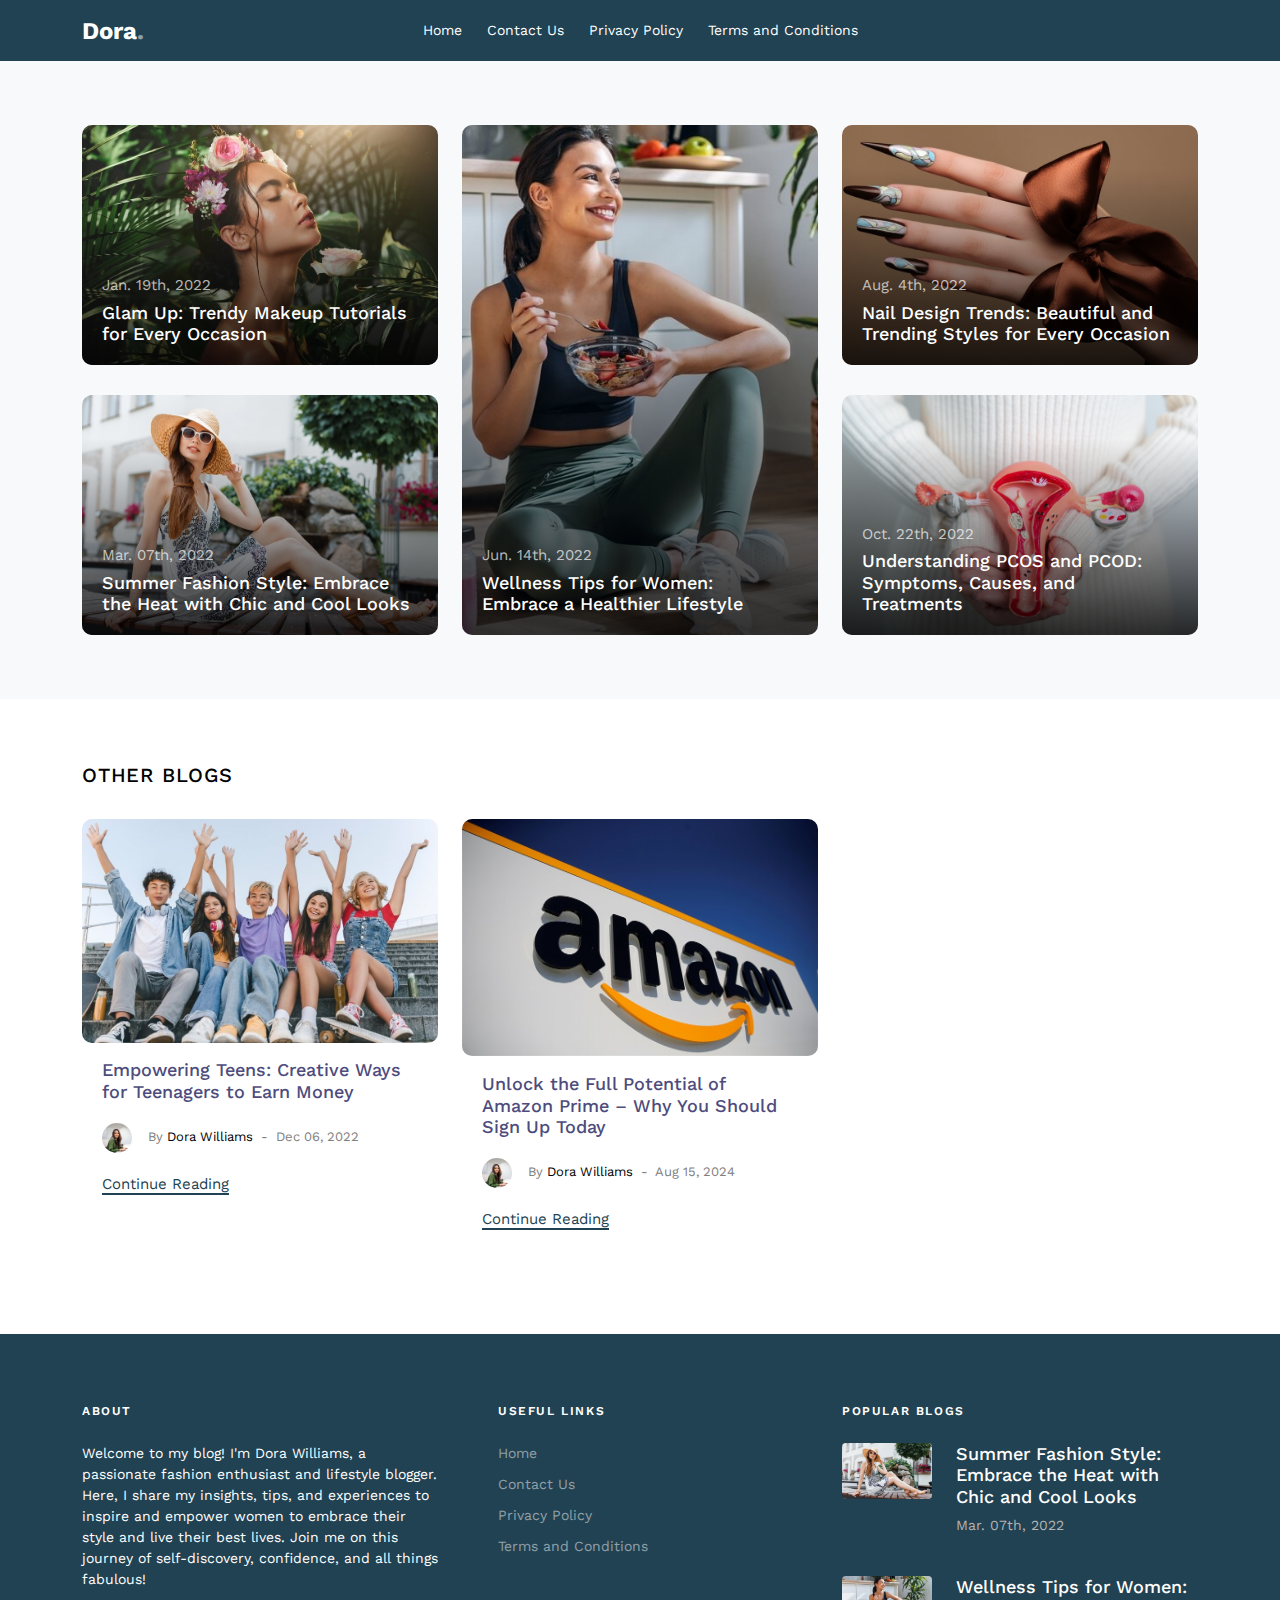
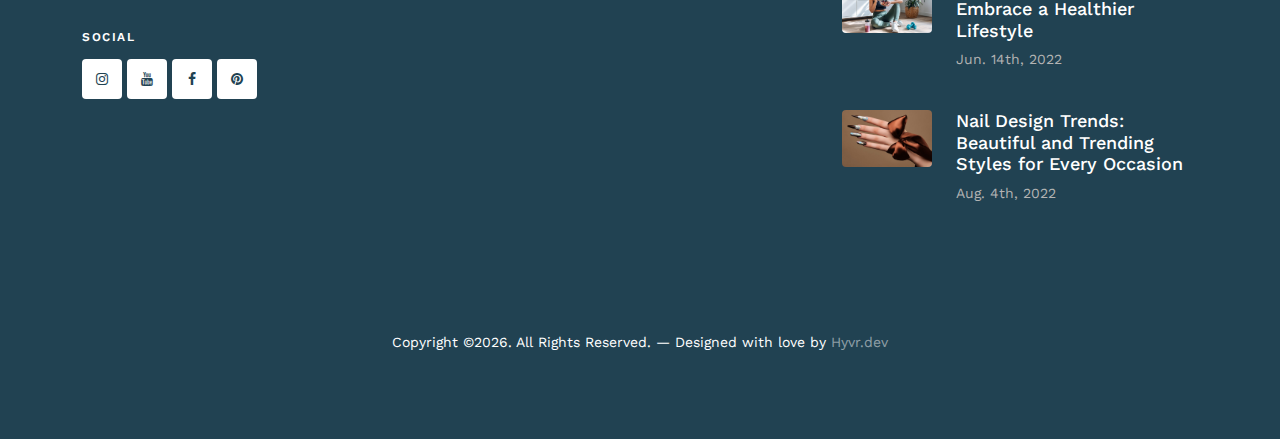
<file: index.html>
<!doctype html>
<html lang="en">
<head>
  <meta charset="utf-8">
	<meta name="viewport" content="width=device-width, initial-scale=1">
	<meta name="author" content="Untree.co">
   <title>Dora &mdash; Your Go-To Source for Fashion and More</title>
	<link rel="icon" type="image/x-icon" href="favicon.ico">
	<meta name="description" content="" />
	<meta name="keywords" content="bootstrap, bootstrap5" />
	<link rel="preconnect" href="https://fonts.googleapis.com">
	<link rel="preconnect" href="https://fonts.gstatic.com" crossorigin>
	<link href="https://fonts.googleapis.com/css2?family=Work+Sans:wght@400;600;700&display=swap" rel="stylesheet">
	<link rel="stylesheet" href="fonts/icomoon/style.css">
	<link rel="stylesheet" href="fonts/flaticon/font/flaticon.css">
	<link rel="stylesheet" href="https://cdn.jsdelivr.net/npm/bootstrap-icons@1.8.1/font/bootstrap-icons.css">
	<link rel="stylesheet" href="css/tiny-slider.css">
	<link rel="stylesheet" href="css/aos.css">
	<link rel="stylesheet" href="css/glightbox.min.css">
	<link rel="stylesheet" href="css/style.css">
	<link rel="stylesheet" href="css/flatpickr.min.css">
  <!-- Google AdSense Script -->
  <script async src="https://pagead2.googlesyndication.com/pagead/js/adsbygoogle.js?client=ca-pub-7250701465591590" crossorigin="anonymous"></script>
  <script>
    (adsbygoogle = window.adsbygoogle || []).push({});
  </script>

  <!-- Google Analytics Script -->
  <script async src="https://www.googletagmanager.com/gtag/js?id=G-1X3EHD4LP1"></script>
  <script>
    window.dataLayer = window.dataLayer || [];
    function gtag(){dataLayer.push(arguments);}
    gtag('js', new Date());
    gtag('config', 'G-1X3EHD4LP1');
  </script>
</head>
<body>
    <div class="site-mobile-menu site-navbar-target">
            <div class="site-mobile-menu-header">
                <div class="site-mobile-menu-close">
                    <span class="icofont-close js-menu-toggle"></span>
                </div>
            </div>
            <div class="site-mobile-menu-body"></div>
        </div>
    
        <nav class="site-nav">
            <div class="container">
                <div class="menu-bg-wrap">
                    <div class="site-navigation">
                        <div class="row g-0 align-items-center">
                            <div class="col-2">
                                 <a href="index.html" class="logo m-0 float-start">Dora<span class="text-primary">.</span></a>
                            </div>
                            <div class="col-8 text-center">
                                <ul class="js-clone-nav d-none d-lg-inline-block text-start site-menu mx-auto">
                                    <li class="active"><a href="index.html">Home</a></li>
                                    
                                    <li class="active"><a href="contact.html">Contact Us</a></li>
                                    <li class="active"><a href="privacyPolicy.html">Privacy Policy</a></li>
                                    <li class="active"><a href="termsandcondition.html">Terms and Conditions</a></li>
                                </ul>
                            </div>
                            <div class="col-2 text-end">
                                <a href="#" class="burger ms-auto float-end site-menu-toggle js-menu-toggle d-inline-block d-lg-none light">
                                    <span></span>
                                </a>
                            </div>
                        </div>
                    </div>
                </div>
            </div>
        </nav>
	<section class="section bg-light">
		<div class="container">
			<div class="row align-items-stretch retro-layout">
				<div class="col-md-4">
					<a href="glam-up-trendy-makeup-tutorials-for-every-occasion.html" class="h-entry mb-30 v-height gradient">
						<div class="featured-img" style="background-image: url('images/blog1cover.jpg');"></div>
						<div class="text">
							<span class="date">Jan. 19th, 2022</span>
							<h2>Glam Up: Trendy Makeup Tutorials for Every Occasion</h2>
						</div>
					</a>
					<a href="summer-fashion-style-embrace-the-heat-with-chic-and-cool-looks.html" class="h-entry v-height gradient">
						<div class="featured-img" style="background-image: url('images/blog2cover.jpg');"></div>
						<div class="text">
							<span class="date">Mar. 07th, 2022</span>
							<h2>Summer Fashion Style: Embrace the Heat with Chic and Cool Looks</h2>
						</div>
					</a>
				</div>
				<div class="col-md-4">
					<a href="wellness-tips-for-women-embrace-a-healthier-lifestyle.html" class="h-entry img-5 h-100 gradient">
						<div class="featured-img" style="background-image: url('images/blog3cover.jpg');"></div>
						<div class="text">
							<span class="date">Jun. 14th, 2022</span>
							<h2>Wellness Tips for Women: Embrace a Healthier Lifestyle</h2>
						</div>
					</a>
				</div>
				<div class="col-md-4">
					<a href="nail-design-trends-beautiful-and-trending-styles-for-every-occasion.html" class="h-entry mb-30 v-height gradient">
						<div class="featured-img" style="background-image: url('images/blog4cover.jpg');"></div>
						<div class="text">
							<span class="date">Aug. 4th, 2022</span>
							<h2>Nail Design Trends: Beautiful and Trending Styles for Every Occasion</h2>
						</div>
					</a>
					<a href="understanding-pcos-and-pcod-symptoms-causes-and-treatments.html" class="h-entry v-height gradient">
						<div class="featured-img" style="background-image: url('images/blog5cover.jpg');"></div>
						<div class="text">
							<span class="date">Oct. 22th, 2022</span>
							<h2>Understanding PCOS and PCOD: Symptoms, Causes, and Treatments</h2>
						</div>
					</a>
				</div>
			</div>
		</div>
	</section>
	<section class="section">
		<div class="container">
			<div class="row mb-4">
				<div class="col-sm-6">
					<h2 class="posts-entry-title">Other Blogs</h2>
				</div>
			</div>
			<div class="row">
				<div class="col-lg-4 mb-4">
					<div class="post-entry-alt">
						<a href="empowering-teens-creative-ways-for-teenagers-to-earn-money.html" class="img-link"><img src="images/blog6cover.jpg" alt="Image" class="img-fluid"></a>
						<div class="excerpt">
							<h2><a href="empowering-teens-creative-ways-for-teenagers-to-earn-money.html">Empowering Teens: Creative Ways for Teenagers to Earn Money</a></h2>
							<div class="post-meta align-items-center text-left clearfix">
								<figure class="author-figure mb-0 me-3 float-start"><img src="images/profile.jpg" alt="Image" class="img-fluid"></figure>
								<span class="d-inline-block mt-1">By <a href="#">Dora Williams</a></span>
								<span>&nbsp;-&nbsp; Dec 06, 2022</span>
							</div>
							<p><a href="empowering-teens-creative-ways-for-teenagers-to-earn-money.html" class="read-more">Continue Reading</a></p>
						</div>
					</div>
				</div>
        <div class="col-lg-4 mb-4">
					<div class="post-entry-alt">
						<a href="unlock-the-full-potential-of-amazon-prime-–-why-you-should-sign-up-today" class="img-link"><img src="images/amazon.jpg" alt="Image" class="img-fluid"></a>
						<div class="excerpt">
							<h2><a href="unlock-the-full-potential-of-amazon-prime-–-why-you-should-sign-up-today">Unlock the Full Potential of Amazon Prime – Why You Should Sign Up Today</a></h2>
							<div class="post-meta align-items-center text-left clearfix">
								<figure class="author-figure mb-0 me-3 float-start"><img src="images/profile.jpg" alt="Image" class="img-fluid"></figure>
								<span class="d-inline-block mt-1">By <a href="#">Dora Williams</a></span>
								<span>&nbsp;-&nbsp; Aug 15, 2024</span>
							</div>
							<p><a href="unlock-the-full-potential-of-amazon-prime-–-why-you-should-sign-up-today" class="read-more">Continue Reading</a></p>
						</div>
					</div>
				</div>
			</div>
		</div>
	</section>
    <footer class="site-footer">
        <div class="container">
          <div class="row">
            <div class="col-lg-4">
              <div class="widget">
                <h3 class="mb-4">About</h3>
                <p>Welcome to my blog! I'm Dora Williams, a passionate fashion enthusiast and lifestyle blogger. Here, I 
                share my insights, tips, and experiences to inspire and empower women to embrace their style and live their 
                best lives. Join me on this journey of self-discovery, confidence, and all things fabulous!</p>
              </div>
              <div class="widget">
                <h3>Social</h3>
                <ul class="list-unstyled social">
                    <li><a href="https://www.instagram.com/dora_00_7?igsh=MXh1Z3AyYzM4YWlsOA=="><span class="icon-instagram"></span></a></li>
                    <li><a href="https://www.youtube.com/@DoraDora_719"><span class="icon-youtube"></span></a></li>
                    <li><a href="https://www.facebook.com/share/kFE2uk3dPCVBvF8v/?mibextid=qi2Omg"><span class="icon-facebook"></span></a></li>
                    <li><a href="https://pin.it/6YmWSWoTr"><span class="icon-pinterest"></span></a></li>
                </ul>
              </div>
            </div> 
            <div class="col-lg-4 ps-lg-5">
              <div class="widget">
                <h3 class="mb-4">Useful Links</h3>
                <ul class="list-unstyled float-start links">
                  <li class="active"><a href="index.html">Home</a></li>
                        
                        <li class="active"><a href="contact.html">Contact Us</a></li>
                        <li class="active"><a href="privacyPolicy.html">Privacy Policy</a></li>
                        <li class="active"><a href="termsandcondition.html">Terms and Conditions</a></li>
                    </ul>
              </div> 
            </div> 
            <div class="col-lg-4">
              <div class="widget">
                <h3 class="mb-4">Popular Blogs</h3>
                <div class="post-entry-footer">
                  <ul>
                    <li>
                      <a href="summer-fashion-style-embrace-the-heat-with-chic-and-cool-looks.html">
                        <img src="images/blog2cover.jpg" alt="Image placeholder" class="me-4 rounded">
                        <div class="text">
                          <h4>Summer Fashion Style: Embrace the Heat with Chic and Cool Looks</h4>
                          <div class="post-meta">
                            <span class="mr-2">Mar. 07th, 2022 </span>
                          </div>
                        </div>
                      </a>
                    </li>
                    <li>
                      <a href="wellness-tips-for-women-embrace-a-healthier-lifestyle.html">
                        <img src="images/blog3cover.jpg" alt="Image placeholder" class="me-4 rounded">
                        <div class="text">
                          <h4>Wellness Tips for Women: Embrace a Healthier Lifestyle</h4>
                          <div class="post-meta">
                            <span class="mr-2">Jun. 14th, 2022 </span>
                          </div>
                        </div>
                      </a>
                    </li>
                    <li>
                      <a href="nail-design-trends-beautiful-and-trending-styles-for-every-occasion.html">
                        <img src="images/blog4cover.jpg" alt="Image placeholder" class="me-4 rounded">
                        <div class="text">
                          <h4>Nail Design Trends: Beautiful and Trending Styles for Every Occasion</h4>
                          <div class="post-meta">
                            <span class="mr-2">Aug. 4th, 2022 </span>
                          </div>
                        </div>
                      </a>
                    </li>
                  </ul>
                </div>
              </div>
            </div>
          </div>
          <div class="row mt-5">
            <div class="col-12 text-center">
                <p>Copyright &copy;<script>document.write(new Date().getFullYear());</script>. All Rights Reserved. &mdash; Designed with love by <a href="https://hyvr.dev/">Hyvr.dev</a>
                </p>
              </div>
            </div>
          </div>
      </footer>      
	</div>
</body>
<script src="js/bootstrap.bundle.min.js"></script>
<script src="js/tiny-slider.js"></script>
<script src="js/flatpickr.min.js"></script>
<script src="js/aos.js"></script>
<script src="js/glightbox.min.js"></script>
<script src="js/navbar.js"></script>
<script src="js/counter.js"></script>
<script src="js/custom.js"></script>
</html>
</file>
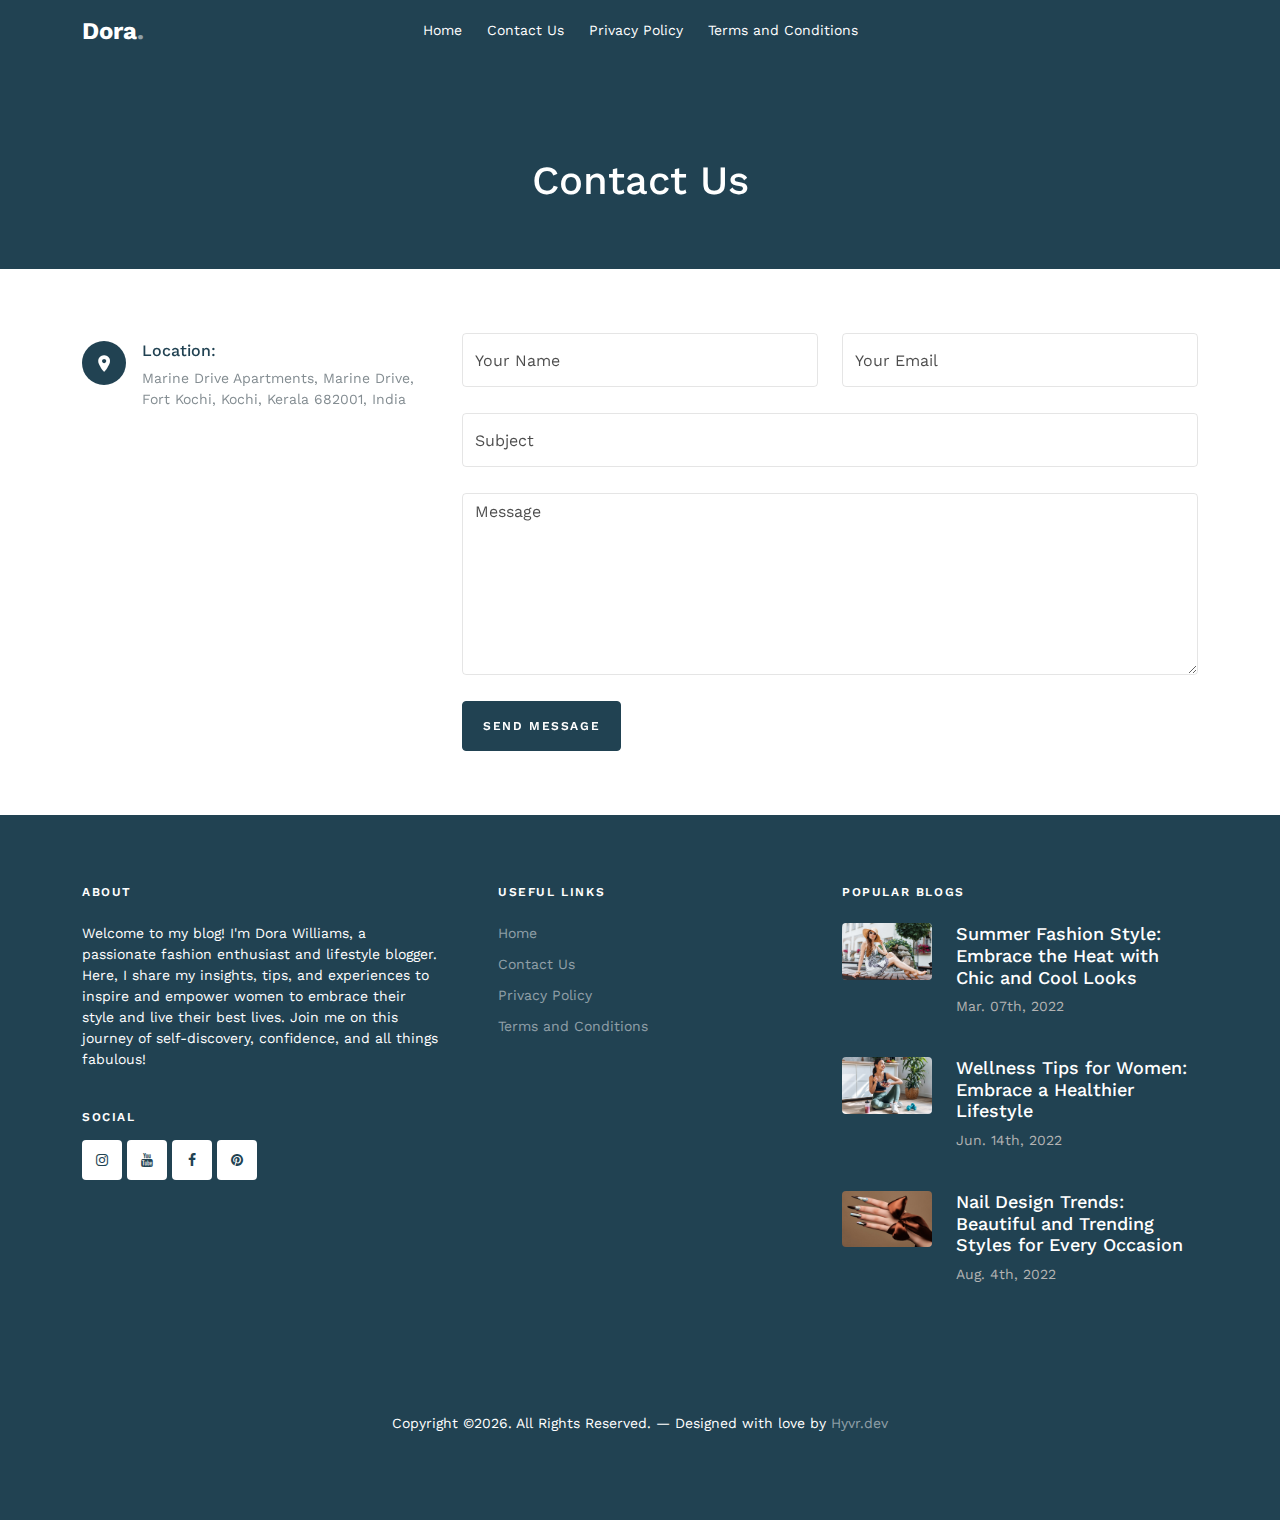
<file: contact.html>
<!doctype html>
<html lang="en">
<head>
  <meta charset="utf-8">
	<meta name="viewport" content="width=device-width, initial-scale=1">
	<meta name="author" content="Untree.co">
   <title>Dora &mdash; Your Go-To Source for Fashion and More</title>
	<link rel="icon" type="image/x-icon" href="favicon.ico">
	<meta name="description" content="" />
	<meta name="keywords" content="bootstrap, bootstrap5" />
	<link rel="preconnect" href="https://fonts.googleapis.com">
	<link rel="preconnect" href="https://fonts.gstatic.com" crossorigin>
	<link href="https://fonts.googleapis.com/css2?family=Work+Sans:wght@400;600;700&display=swap" rel="stylesheet">
	<link rel="stylesheet" href="fonts/icomoon/style.css">
	<link rel="stylesheet" href="fonts/flaticon/font/flaticon.css">
	<link rel="stylesheet" href="https://cdn.jsdelivr.net/npm/bootstrap-icons@1.8.1/font/bootstrap-icons.css">
	<link rel="stylesheet" href="css/tiny-slider.css">
	<link rel="stylesheet" href="css/aos.css">
	<link rel="stylesheet" href="css/glightbox.min.css">
	<link rel="stylesheet" href="css/style.css">
	<link rel="stylesheet" href="css/flatpickr.min.css">
	 <!-- Google AdSense Script -->
  <script async src="https://pagead2.googlesyndication.com/pagead/js/adsbygoogle.js?client=ca-pub-7250701465591590" crossorigin="anonymous"></script>
  <script>
    (adsbygoogle = window.adsbygoogle || []).push({});
  </script>

  <!-- Google Analytics Script -->
  <script async src="https://www.googletagmanager.com/gtag/js?id=G-1X3EHD4LP1"></script>
  <script>
    window.dataLayer = window.dataLayer || [];
    function gtag(){dataLayer.push(arguments);}
    gtag('js', new Date());
    gtag('config', 'G-1X3EHD4LP1');
  </script>
</head>
<body>
    <div class="site-mobile-menu site-navbar-target">
            <div class="site-mobile-menu-header">
                <div class="site-mobile-menu-close">
                    <span class="icofont-close js-menu-toggle"></span>
                </div>
            </div>
            <div class="site-mobile-menu-body"></div>
        </div>
    
        <nav class="site-nav">
            <div class="container">
                <div class="menu-bg-wrap">
                    <div class="site-navigation">
                        <div class="row g-0 align-items-center">
                            <div class="col-2">
                                 <a href="index.html" class="logo m-0 float-start">Dora<span class="text-primary">.</span></a>
                            </div>
                            <div class="col-8 text-center">
                                <ul class="js-clone-nav d-none d-lg-inline-block text-start site-menu mx-auto">
                                    <li class="active"><a href="index.html">Home</a></li>
                                    
                                    <li class="active"><a href="contact.html">Contact Us</a></li>
                                    <li class="active"><a href="privacyPolicy.html">Privacy Policy</a></li>
                                    <li class="active"><a href="termsandcondition.html">Terms and Conditions</a></li>
                                </ul>
                            </div>
                            <div class="col-2 text-end">
                                <a href="#" class="burger ms-auto float-end site-menu-toggle js-menu-toggle d-inline-block d-lg-none light">
                                    <span></span>
                                </a>
                            </div>
                        </div>
                    </div>
                </div>
            </div>
        </nav>
	<div class="hero overlay inner-page bg-primary py-5">
		<div class="container">
			<div class="row align-items-center justify-content-center text-center pt-5">
				<div class="col-lg-6">
					<h1 class="heading text-white mb-3" data-aos="fade-up">Contact Us</h1>
				</div>
			</div>
		</div>
	</div>
	<div class="section">
		<div class="container">
			<div class="row">
				<div class="col-lg-4 mb-5 mb-lg-0" data-aos="fade-up" data-aos-delay="100">
					<div class="contact-info">
						<div class="address mt-2">
							<i class="icon-room"></i>
							<h4 class="mb-2">Location:</h4>
							<p>Marine Drive Apartments,
                  Marine Drive,<br> Fort Kochi, Kochi,
                  Kerala 682001,
                  India
              </p>
						</div>
          </div> 
				</div>
				<div class="col-lg-8" data-aos="fade-up" data-aos-delay="200">
					<form action="#">
						<div class="row">
							<div class="col-6 mb-3">
								<input type="text" class="form-control" placeholder="Your Name">
							</div>
							<div class="col-6 mb-3">
								<input type="email" class="form-control" placeholder="Your Email">
							</div>
							<div class="col-12 mb-3">
								<input type="text" class="form-control" placeholder="Subject">
							</div>
							<div class="col-12 mb-3">
								<textarea name="" id="" cols="30" rows="7" class="form-control" placeholder="Message"></textarea>
							</div>
							<div class="col-12">
								<input type="submit" value="Send Message" class="btn btn-primary">
							</div>
						</div>
					</form>
				</div>
			</div>
		</div>
	</div>
    <footer class="site-footer">
        <div class="container">
          <div class="row">
            <div class="col-lg-4">
              <div class="widget">
                <h3 class="mb-4">About</h3>
                <p>Welcome to my blog! I'm Dora Williams, a passionate fashion enthusiast and lifestyle blogger. Here, I 
                share my insights, tips, and experiences to inspire and empower women to embrace their style and live their 
                best lives. Join me on this journey of self-discovery, confidence, and all things fabulous!</p>
              </div>
              <div class="widget">
                <h3>Social</h3>
                <ul class="list-unstyled social">
                    <li><a href="https://www.instagram.com/dora_00_7?igsh=MXh1Z3AyYzM4YWlsOA=="><span class="icon-instagram"></span></a></li>
                    <li><a href="https://www.youtube.com/@DoraDora_719"><span class="icon-youtube"></span></a></li>
                    <li><a href="https://www.facebook.com/share/kFE2uk3dPCVBvF8v/?mibextid=qi2Omg"><span class="icon-facebook"></span></a></li>
                    <li><a href="https://pin.it/6YmWSWoTr"><span class="icon-pinterest"></span></a></li>
                </ul>
              </div>
            </div> 
            <div class="col-lg-4 ps-lg-5">
              <div class="widget">
                <h3 class="mb-4">Useful Links</h3>
                <ul class="list-unstyled float-start links">
                  <li class="active"><a href="index.html">Home</a></li>
                    
                    <li class="active"><a href="contact.html">Contact Us</a></li>
                    <li class="active"><a href="privacyPolicy.html">Privacy Policy</a></li>
                    <li class="active"><a href="termsandcondition.html">Terms and Conditions</a></li>
                </ul>
              </div> 
            </div> 
            <div class="col-lg-4">
              <div class="widget">
                <h3 class="mb-4">Popular Blogs</h3>
                <div class="post-entry-footer">
                  <ul>
                    <li>
                      <a href="summer-fashion-style-embrace-the-heat-with-chic-and-cool-looks.html">
                        <img src="images/blog2cover.jpg" alt="Image placeholder" class="me-4 rounded">
                        <div class="text">
                          <h4>Summer Fashion Style: Embrace the Heat with Chic and Cool Looks</h4>
                          <div class="post-meta">
                            <span class="mr-2">Mar. 07th, 2022 </span>
                          </div>
                        </div>
                      </a>
                    </li>
                    <li>
                      <a href="wellness-tips-for-women-embrace-a-healthier-lifestyle.html">
                        <img src="images/blog3cover.jpg" alt="Image placeholder" class="me-4 rounded">
                        <div class="text">
                          <h4>Wellness Tips for Women: Embrace a Healthier Lifestyle</h4>
                          <div class="post-meta">
                            <span class="mr-2">Jun. 14th, 2022 </span>
                          </div>
                        </div>
                      </a>
                    </li>
                    <li>
                      <a href="nail-design-trends-beautiful-and-trending-styles-for-every-occasion.html">
                        <img src="images/blog4cover.jpg" alt="Image placeholder" class="me-4 rounded">
                        <div class="text">
                          <h4>Nail Design Trends: Beautiful and Trending Styles for Every Occasion</h4>
                          <div class="post-meta">
                            <span class="mr-2">Aug. 4th, 2022 </span>
                          </div>
                        </div>
                      </a>
                    </li>
                  </ul>
                </div>
              </div>
            </div>
          </div>
          <div class="row mt-5">
            <div class="col-12 text-center">
                <p>Copyright &copy;<script>document.write(new Date().getFullYear());</script>. All Rights Reserved. &mdash; Designed with love by <a href="https://hyvr.dev/">Hyvr.dev</a>
                </p>
              </div>
            </div>
          </div>
      </footer>      
	</div>
</body>
<script src="js/bootstrap.bundle.min.js"></script>
<script src="js/tiny-slider.js"></script>
<script src="js/flatpickr.min.js"></script>
<script src="js/aos.js"></script>
<script src="js/glightbox.min.js"></script>
<script src="js/navbar.js"></script>
<script src="js/counter.js"></script>
<script src="js/custom.js"></script>
</html>
</file>
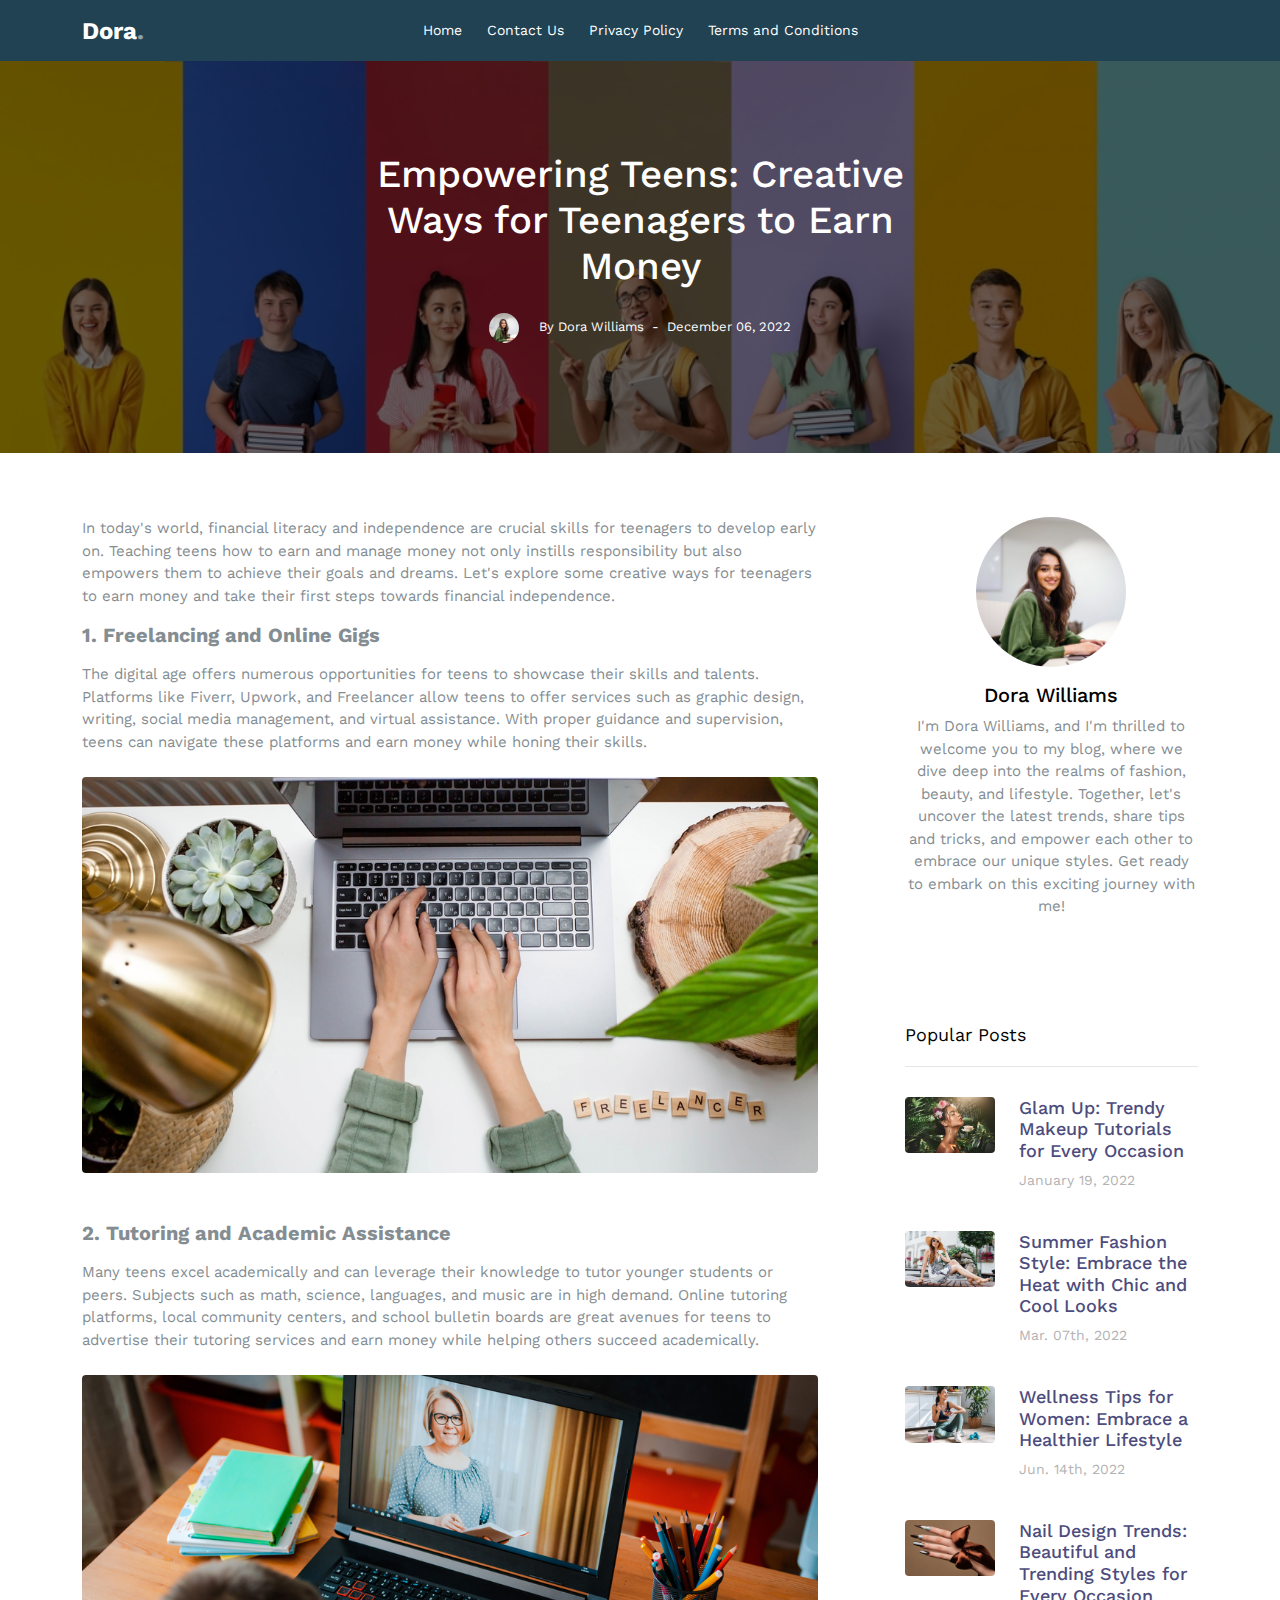
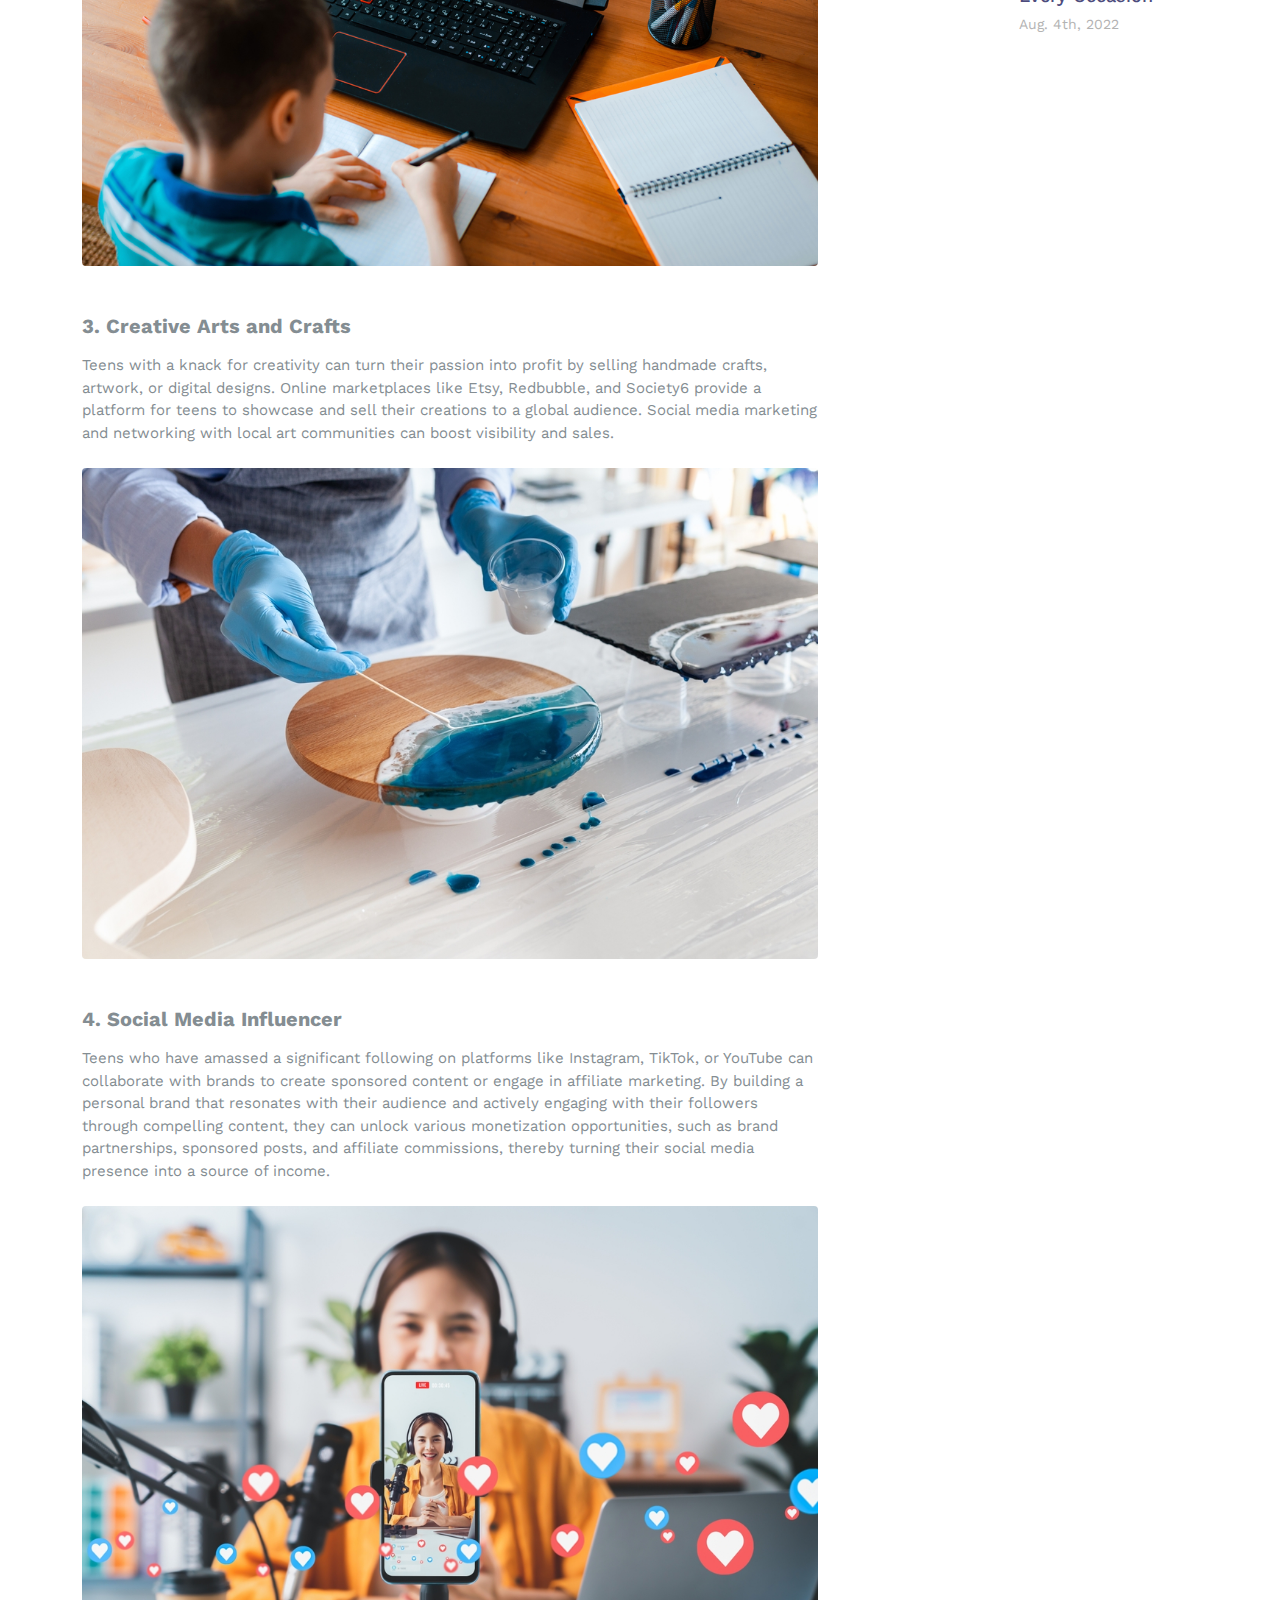
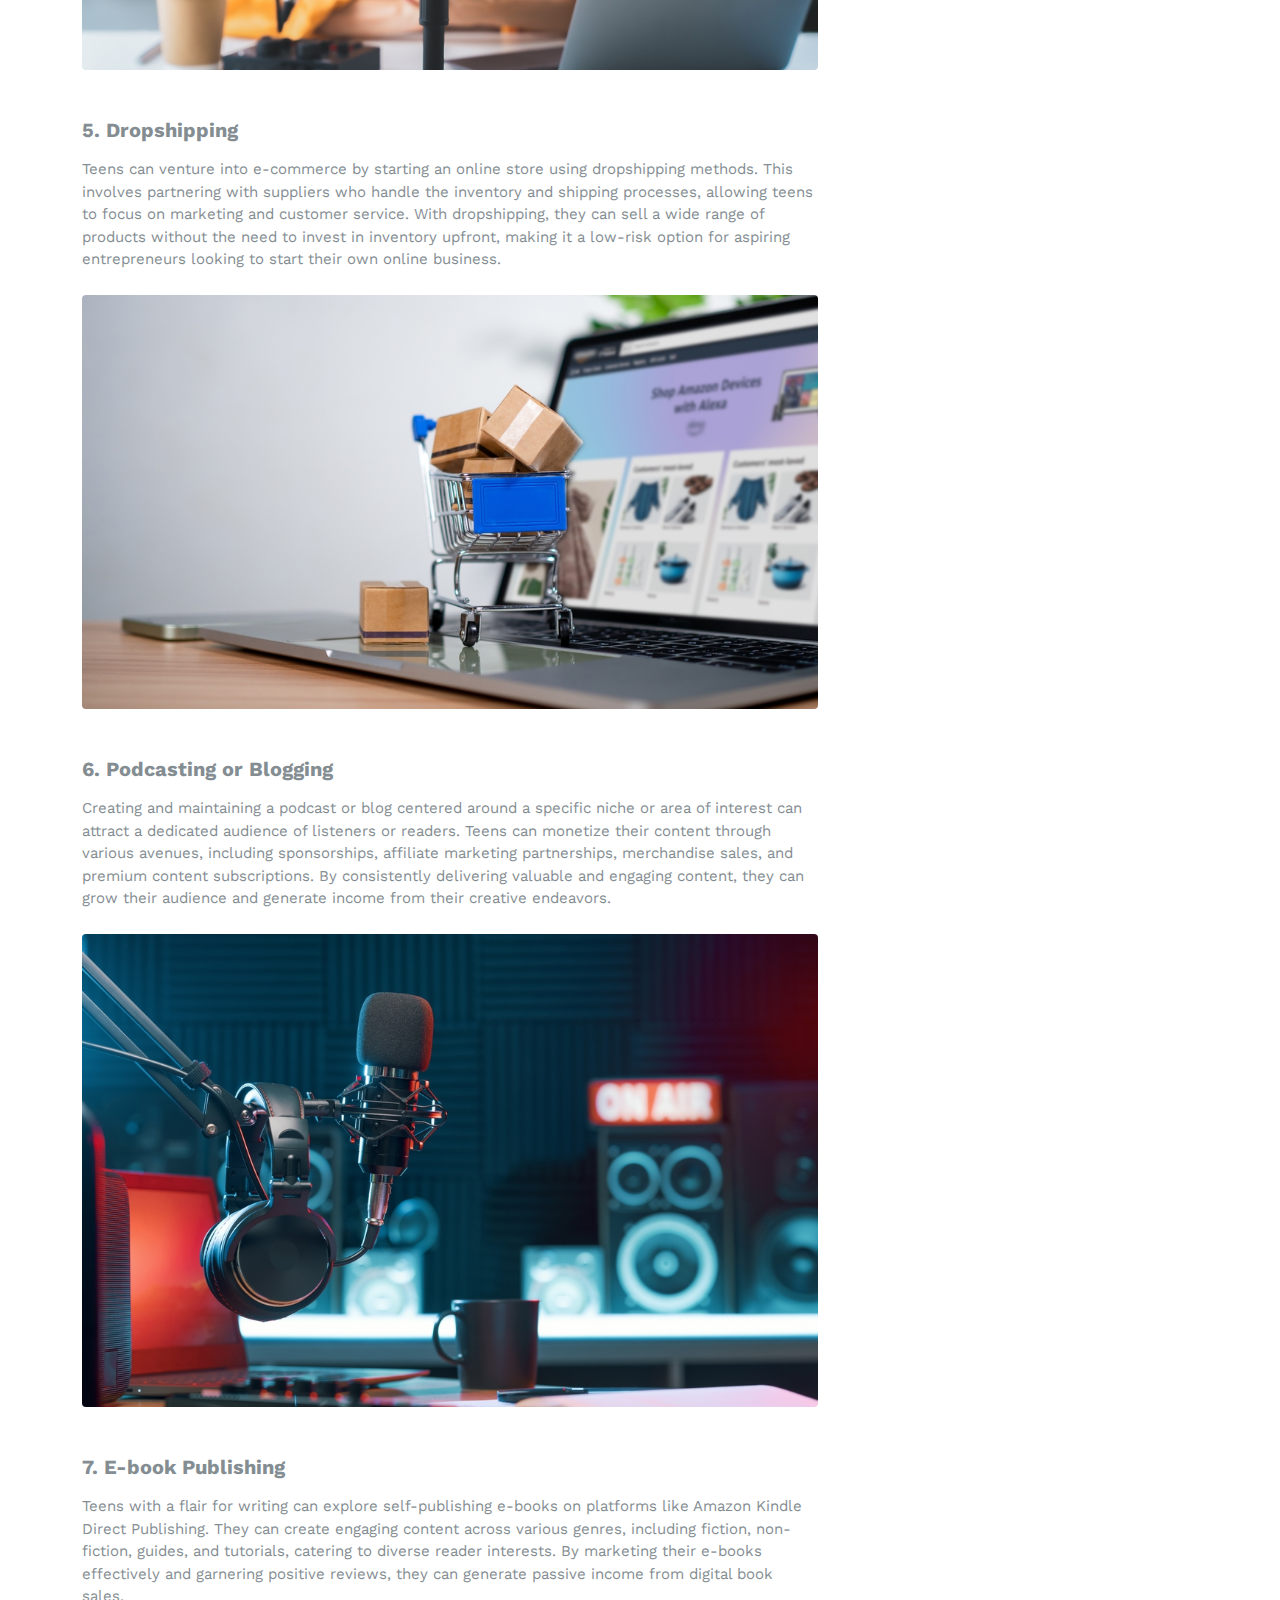
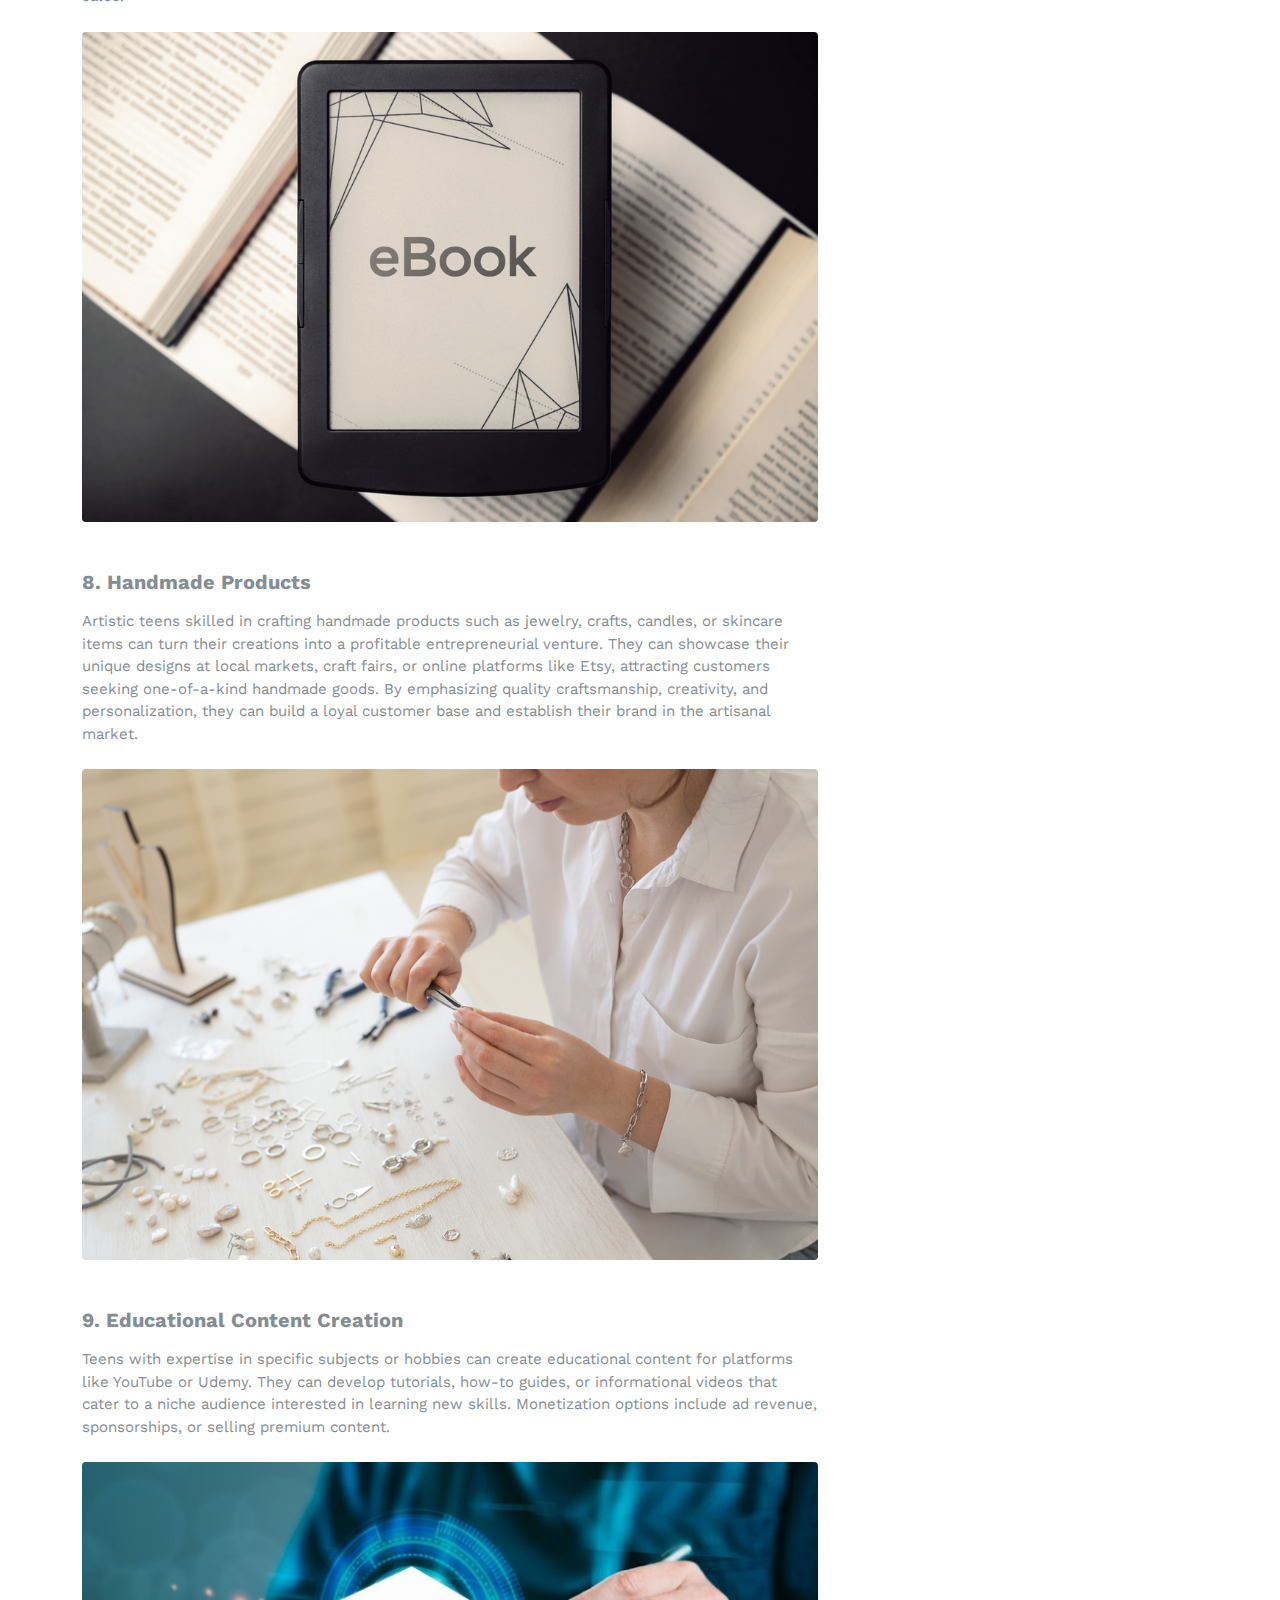
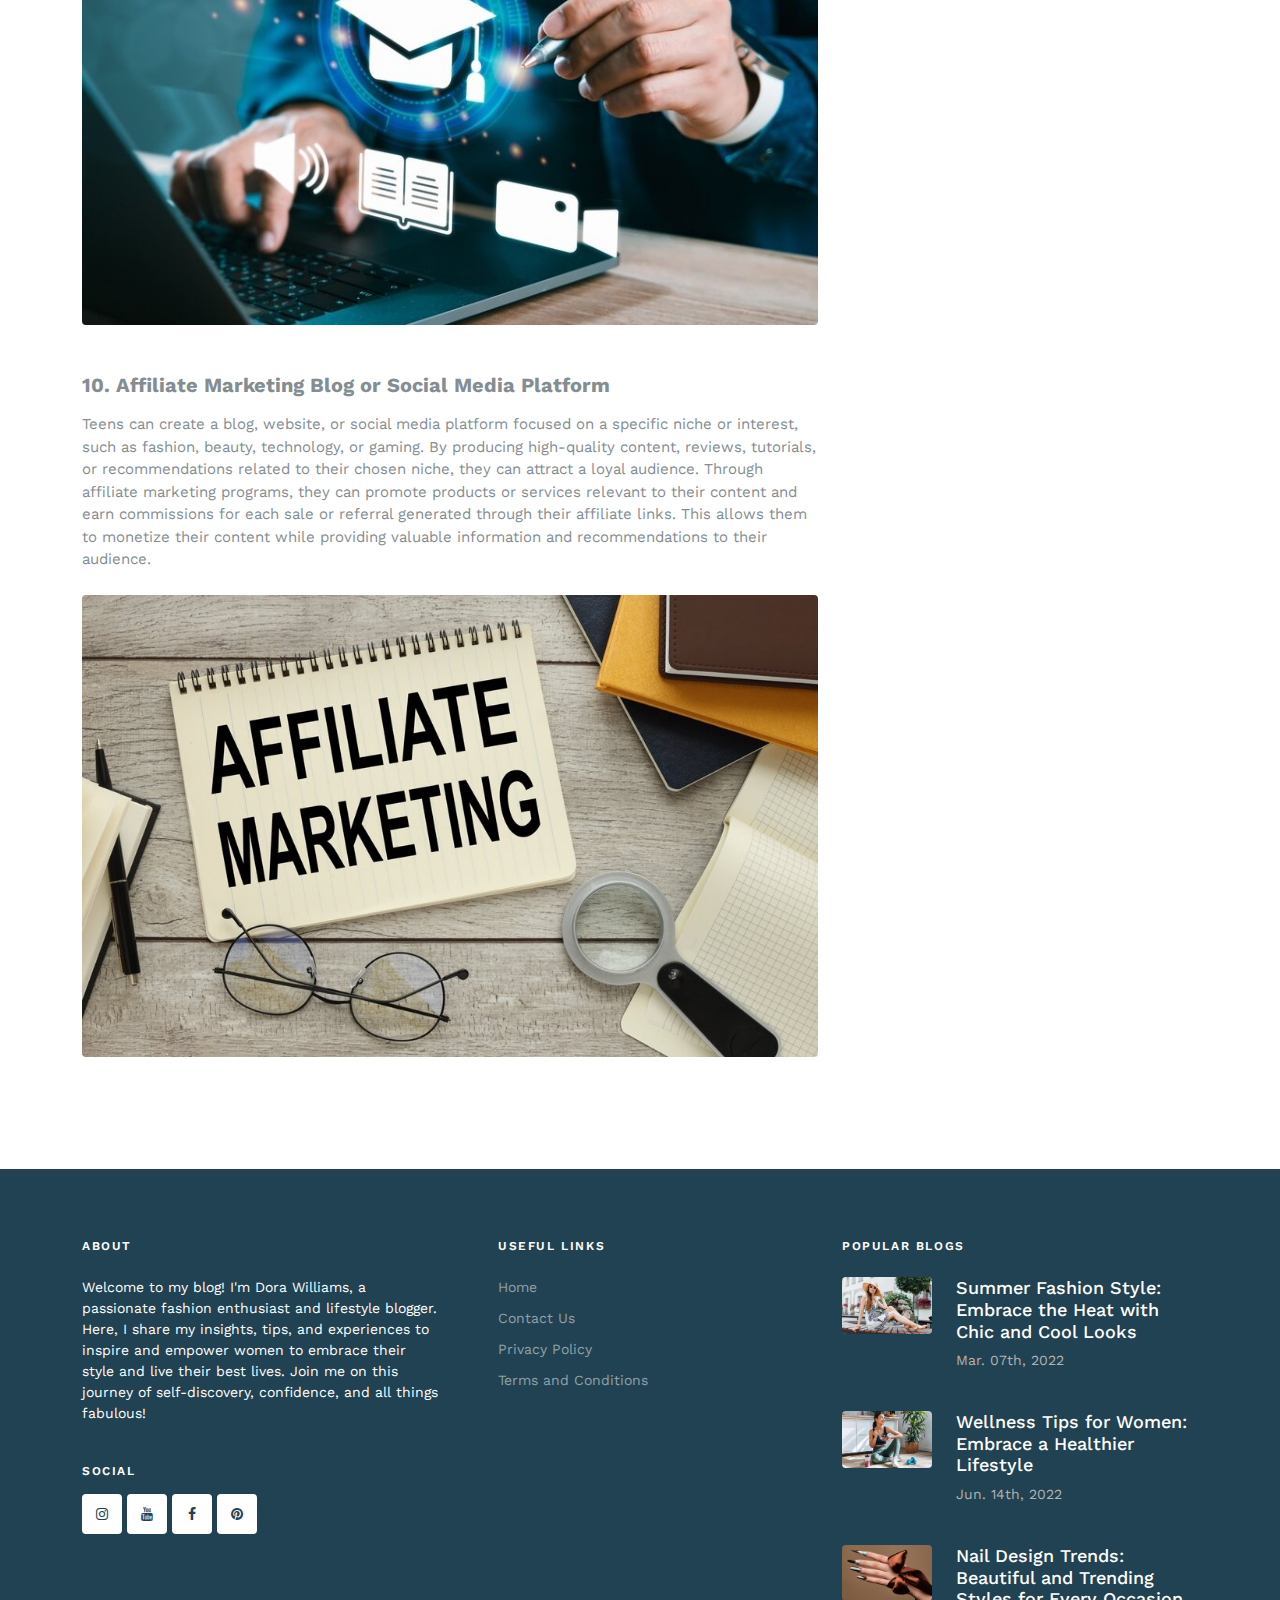
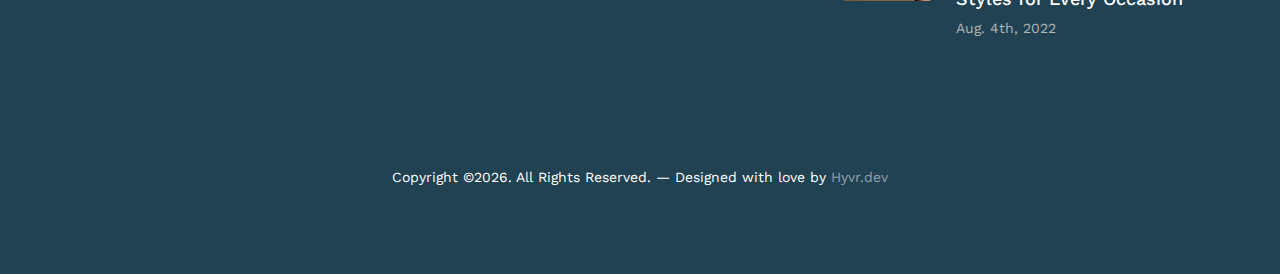
<file: empowering-teens-creative-ways-for-teenagers-to-earn-money.html>
<!doctype html>
<html lang="en">
<head>
   <meta charset="utf-8">
	<meta name="viewport" content="width=device-width, initial-scale=1">
	<meta name="author" content="Untree.co">
   <title>Dora &mdash; Your Go-To Source for Fashion and More</title>
	<link rel="icon" type="image/x-icon" href="favicon.ico">
	<meta name="description" content="" />
	<meta name="keywords" content="bootstrap, bootstrap5" />
	<link rel="preconnect" href="https://fonts.googleapis.com">
	<link rel="preconnect" href="https://fonts.gstatic.com" crossorigin>
	<link href="https://fonts.googleapis.com/css2?family=Work+Sans:wght@400;600;700&display=swap" rel="stylesheet">
	<link rel="stylesheet" href="fonts/icomoon/style.css">
	<link rel="stylesheet" href="fonts/flaticon/font/flaticon.css">
	<link rel="stylesheet" href="https://cdn.jsdelivr.net/npm/bootstrap-icons@1.8.1/font/bootstrap-icons.css">
	<link rel="stylesheet" href="css/tiny-slider.css">
	<link rel="stylesheet" href="css/aos.css">
	<link rel="stylesheet" href="css/glightbox.min.css">
	<link rel="stylesheet" href="css/style.css">
	<link rel="stylesheet" href="css/flatpickr.min.css">
   <!-- Google AdSense Script -->
   <script async src="https://pagead2.googlesyndication.com/pagead/js/adsbygoogle.js?client=ca-pub-7250701465591590" crossorigin="anonymous"></script>
   <script>
      (adsbygoogle = window.adsbygoogle || []).push({});
   </script>

   <!-- Google Analytics Script -->
   <script async src="https://www.googletagmanager.com/gtag/js?id=G-1X3EHD4LP1"></script>
   <script>
      window.dataLayer = window.dataLayer || [];
      function gtag(){dataLayer.push(arguments);}
      gtag('js', new Date());
      gtag('config', 'G-1X3EHD4LP1');
   </script>
</head>
<body>
    <div class="site-mobile-menu site-navbar-target">
            <div class="site-mobile-menu-header">
                <div class="site-mobile-menu-close">
                    <span class="icofont-close js-menu-toggle"></span>
                </div>
            </div>
            <div class="site-mobile-menu-body"></div>
        </div>
    
        <nav class="site-nav">
            <div class="container">
                <div class="menu-bg-wrap">
                    <div class="site-navigation">
                        <div class="row g-0 align-items-center">
                            <div class="col-2">
                                 <a href="index.html" class="logo m-0 float-start">Dora<span class="text-primary">.</span></a>
                            </div>
                            <div class="col-8 text-center">
                                <ul class="js-clone-nav d-none d-lg-inline-block text-start site-menu mx-auto">
                                    <li class="active"><a href="index.html">Home</a></li>
                                    
                                    <li class="active"><a href="contact.html">Contact Us</a></li>
                                    <li class="active"><a href="privacyPolicy.html">Privacy Policy</a></li>
                                    <li class="active"><a href="termsandcondition.html">Terms and Conditions</a></li>
                                </ul>
                            </div>
                            <div class="col-2 text-end">
                                <a href="#" class="burger ms-auto float-end site-menu-toggle js-menu-toggle d-inline-block d-lg-none light">
                                    <span></span>
                                </a>
                            </div>
                        </div>
                    </div>
                </div>
            </div>
        </nav>
    <div class="site-cover site-cover-sm same-height overlay single-page" style="background-image: url('images/blog6bg.jpg');">
        <div class="container">
           <div class="row same-height justify-content-center">
              <div class="col-md-6">
                 <div class="post-entry text-center">
                    <h1 class="mb-4">Empowering Teens: Creative Ways for Teenagers to Earn Money</h1>
                    <div class="post-meta align-items-center text-center">
                       <figure class="author-figure mb-0 me-3 d-inline-block"><img src="images/profile.jpg" alt="Image" class="img-fluid"></figure>
                       <span class="d-inline-block mt-1">By Dora Williams</span>
                       <span>&nbsp;-&nbsp; December 06, 2022</span>
                    </div>
                 </div>
              </div>
           </div>
        </div>
     </div>
     <section class="section">
        <div class="container">
           <div class="row blog-entries element-animate">
              <div class="col-md-12 col-lg-8 main-content">
                 <div class="post-content-body">
                    <p>In today's world, financial literacy and independence are crucial skills for teenagers to develop early on. Teaching teens how to earn 
                     and manage money not only instills responsibility but also empowers them to achieve their goals and dreams. Let's explore some creative ways 
                     for teenagers to earn money and take their first steps towards financial independence.
                    </p>
                    <h5>
                       <p><b>1. Freelancing and Online Gigs</b></p>
                    </h5>
                    <p>The digital age offers numerous opportunities for teens to showcase their skills and talents. Platforms like Fiverr, Upwork, and Freelancer 
                     allow teens to offer services such as graphic design, writing, social media management, and virtual assistance. With proper guidance and 
                     supervision, teens can navigate these platforms and earn money while honing their skills.
                    </p>
                    <div class="row my-4">
                       <div class="col-md-12 mb-4">
                          <img src="images/blog6img10.jpg" alt="Image placeholder" class="img-fluid rounded">
                       </div>
                    </div>
                    <h5>
                       <p><b>2. Tutoring and Academic Assistance</b>
                    </h5>
                    <p>Many teens excel academically and can leverage their knowledge to tutor younger students or peers. Subjects such as math, science, languages, 
                     and music are in high demand. Online tutoring platforms, local community centers, and school bulletin boards are great avenues for teens to 
                     advertise their tutoring services and earn money while helping others succeed academically.
                    </p>
                    <div class="row my-4">
                         <div class="col-md-12 mb-4">
                             <img src="images/blog6img9.jpg" alt="Image placeholder" class="img-fluid rounded">
                         </div>
                     </div>
                    <h5>
                       <p><b>3. Creative Arts and Crafts</b></p>
                    </h5>
                    <p>Teens with a knack for creativity can turn their passion into profit by selling handmade crafts, artwork, or digital designs. Online marketplaces like Etsy, 
                     Redbubble, and Society6 provide a platform for teens to showcase and sell their creations to a global audience. Social media marketing and networking with 
                     local art communities can boost visibility and sales.
                    </p>
                    <div class="row my-4">
                         <div class="col-md-12 mb-4">
                             <img src="images/blog6img8.jpg" alt="Image placeholder" class="img-fluid rounded">
                         </div>
                     </div>
                    <h5>
                       <p><b>4. Social Media Influencer</b></p>
                    </h5>
                    <p>Teens who have amassed a significant following on platforms like Instagram, TikTok, or YouTube can collaborate with brands to create sponsored 
                     content or engage in affiliate marketing. By building a personal brand that resonates with their audience and actively engaging with their followers 
                     through compelling content, they can unlock various monetization opportunities, such as brand partnerships, sponsored posts, and affiliate commissions, 
                     thereby turning their social media presence into a source of income.
                    </p>
                    <div class="row my-4">
                         <div class="col-md-12 mb-4">
                             <img src="images/blog6img7.jpg" alt="Image placeholder" class="img-fluid rounded">
                         </div>
                     </div>
                     <h5>
                         <p><b>5. Dropshipping</b></p>
                      </h5>
                      <p>Teens can venture into e-commerce by starting an online store using dropshipping methods. This involves partnering with suppliers who handle 
                         the inventory and shipping processes, allowing teens to focus on marketing and customer service. With dropshipping, they can sell a wide range 
                         of products without the need to invest in inventory upfront, making it a low-risk option for aspiring entrepreneurs looking to start their own 
                         online business.
                      </p>
                      <div class="row my-4">
                           <div class="col-md-12 mb-4">
                               <img src="images/blog6img6.jpg" alt="Image placeholder" class="img-fluid rounded">
                           </div>
                       </div>
                       <h5>
                         <p><b>6. Podcasting or Blogging</b></p>
                      </h5>
                      <p>Creating and maintaining a podcast or blog centered around a specific niche or area of interest can attract a dedicated audience of listeners 
                         or readers. Teens can monetize their content through various avenues, including sponsorships, affiliate marketing partnerships, merchandise sales, 
                         and premium content subscriptions. By consistently delivering valuable and engaging content, they can grow their audience and generate income from 
                         their creative endeavors.
                      </p>
                      <div class="row my-4">
                           <div class="col-md-12 mb-4">
                               <img src="images/blog6img5.jpg" alt="Image placeholder" class="img-fluid rounded">
                           </div>
                     </div>
                     <h5>
                         <p><b>7. E-book Publishing</b></p>
                      </h5>
                      <p>Teens with a flair for writing can explore self-publishing e-books on platforms like Amazon Kindle Direct Publishing. They can create engaging 
                         content across various genres, including fiction, non-fiction, guides, and tutorials, catering to diverse reader interests. By marketing their 
                         e-books effectively and garnering positive reviews, they can generate passive income from digital book sales.
                      </p>
                      <div class="row my-4">
                           <div class="col-md-12 mb-4">
                               <img src="images/blog6img4.jpg" alt="Image placeholder" class="img-fluid rounded">
                           </div>
                     </div>
                     <h5>
                         <p><b>8. Handmade Products</b></p>
                      </h5>
                      <p>Artistic teens skilled in crafting handmade products such as jewelry, crafts, candles, or skincare items can turn their creations into a profitable 
                         entrepreneurial venture. They can showcase their unique designs at local markets, craft fairs, or online platforms like Etsy, attracting customers 
                         seeking one-of-a-kind handmade goods. By emphasizing quality craftsmanship, creativity, and personalization, they can build a loyal customer base 
                         and establish their brand in the artisanal market.
                      </p>
                      <div class="row my-4">
                           <div class="col-md-12 mb-4">
                               <img src="images/blog6img3.jpg" alt="Image placeholder" class="img-fluid rounded">
                           </div>
                     </div>
                     <h5>
                         <p><b>9. Educational Content Creation</b></p>
                      </h5>
                      <p>Teens with expertise in specific subjects or hobbies can create educational content for platforms like YouTube or Udemy. They can develop tutorials, 
                         how-to guides, or informational videos that cater to a niche audience interested in learning new skills. Monetization options include ad 
                         revenue, sponsorships, or selling premium content.
                      </p>
                      <div class="row my-4">
                           <div class="col-md-12 mb-4">
                               <img src="images/blog6img2.jpg" alt="Image placeholder" class="img-fluid rounded">
                           </div>
                     </div>
                     <h5>
                         <p><b>10. Affiliate Marketing Blog or Social Media Platform</b></p>
                      </h5>
                      <p>Teens can create a blog, website, or social media platform focused on a specific niche or interest, such as fashion, beauty, technology, or gaming. 
                         By producing high-quality content, reviews, tutorials, or recommendations related to their chosen niche, they can attract a loyal audience. 
                         Through affiliate marketing programs, they can promote products or services relevant to their content and earn commissions for each sale or 
                         referral generated through their affiliate links. This allows them to monetize their content while providing valuable information and 
                         recommendations to their audience.
                      </p>
                      <div class="row my-4">
                           <div class="col-md-12 mb-4">
                               <img src="images/blog6img1.jpg" alt="Image placeholder" class="img-fluid rounded">
                           </div>
                     </div>
                 </div>
              </div>
              <div class="col-md-12 col-lg-4 sidebar" id="sidebar">
                <div class="sidebar-box">
                    <div class="bio text-center">
                       <img src="images/profile.jpg" alt="Image Placeholder" class="img-fluid mb-3">
                       <div class="bio-body">
                          <h2>Dora Williams</h2>
                          <p class="mb-4">I'm Dora Williams, and I'm thrilled to welcome you to my blog, where we dive deep into the realms of fashion,
                             beauty, and lifestyle. Together, let's uncover the latest trends, share tips and tricks, and empower each other to embrace 
                             our unique styles. Get ready to embark on this exciting journey with me!
                          </p>
                          <p class="social">
                             <a href="https://www.facebook.com/profile.php?id=61560505877789&mibextid=ZbWKwL" class="p-2"><span class="fa fa-facebook"></span></a>
                             <a href="https://pin.it/6YmWSWoTr" class="p-2"><span class="fa fa-pinterest"></span></a>
                             <a href="https://www.instagram.com/aurora_._007?igsh=MW1tMzZ4azJqMDNrMQ==" class="p-2"><span class="fa fa-instagram"></span></a>
                             <a href="https://youtube.com/@aurora_0007?si=uaLENb_gMRnl5IMv" class="p-2"><span class="fa fa-youtube-play"></span></a>
                          </p>
                       </div>
                    </div>
                 </div>
                 <div class="sidebar-box">
                    <h3 class="heading">Popular Posts</h3>
                    <div class="post-entry-sidebar">
                       <ul>
                          <li>
                             <a href="">
                                <img src="images/blog1cover.jpg" alt="Image placeholder" class="me-4 rounded">
                                <div class="text">
                                   <h4>Glam Up: Trendy Makeup Tutorials for Every Occasion</h4>
                                   <div class="post-meta">
                                      <span class="mr-2">January 19, 2022 </span>
                                   </div>
                                </div>
                             </a>
                          </li>
                          <li>
                             <a href="">
                                <img src="images/blog2cover.jpg" alt="Image placeholder" class="me-4 rounded">
                                <div class="text">
                                   <h4>Summer Fashion Style: Embrace the Heat with Chic and Cool Looks</h4>
                                   <div class="post-meta">
                                      <span class="mr-2">Mar. 07th, 2022 </span>
                                   </div>
                                </div>
                             </a>
                          </li>
                          <li>
                             <a href="">
                                <img src="images/blog3cover.jpg" alt="Image placeholder" class="me-4 rounded">
                                <div class="text">
                                   <h4>Wellness Tips for Women: Embrace a Healthier Lifestyle</h4>
                                   <div class="post-meta">
                                      <span class="mr-2">Jun. 14th, 2022 </span>
                                   </div>
                                </div>
                             </a>
                          </li>
                          <li>
                             <a href="">
                                <img src="images/blog4cover.jpg" alt="Image placeholder" class="me-4 rounded">
                                <div class="text">
                                   <h4>Nail Design Trends: Beautiful and Trending Styles for Every Occasion</h4>
                                   <div class="post-meta">
                                      <span class="mr-2">Aug. 4th, 2022 </span>
                                   </div>
                                </div>
                             </a>
                          </li>
                       </ul>
                    </div>
                 </div>
                </div>
            </div>
        </div>
    </section>
    <footer class="site-footer">
        <div class="container">
          <div class="row">
            <div class="col-lg-4">
              <div class="widget">
                <h3 class="mb-4">About</h3>
                <p>Welcome to my blog! I'm Dora Williams, a passionate fashion enthusiast and lifestyle blogger. Here, I 
                share my insights, tips, and experiences to inspire and empower women to embrace their style and live their 
                best lives. Join me on this journey of self-discovery, confidence, and all things fabulous!</p>
              </div>
              <div class="widget">
                <h3>Social</h3>
                <ul class="list-unstyled social">
                    <li><a href="https://www.instagram.com/dora_00_7?igsh=MXh1Z3AyYzM4YWlsOA=="><span class="icon-instagram"></span></a></li>
                    <li><a href="https://www.youtube.com/@DoraDora_719"><span class="icon-youtube"></span></a></li>
                    <li><a href="https://www.facebook.com/share/kFE2uk3dPCVBvF8v/?mibextid=qi2Omg"><span class="icon-facebook"></span></a></li>
                    <li><a href="https://pin.it/6YmWSWoTr"><span class="icon-pinterest"></span></a></li>
                </ul>
              </div>
            </div> 
            <div class="col-lg-4 ps-lg-5">
              <div class="widget">
                <h3 class="mb-4">Useful Links</h3>
                <ul class="list-unstyled float-start links">
                  <li class="active"><a href="index.html">Home</a></li>
                  
                  <li class="active"><a href="contact.html">Contact Us</a></li>
                  <li class="active"><a href="privacyPolicy.html">Privacy Policy</a></li>
                  <li class="active"><a href="termsandcondition.html">Terms and Conditions</a></li>
                </ul>
              </div> 
            </div> 
            <div class="col-lg-4">
              <div class="widget">
                <h3 class="mb-4">Popular Blogs</h3>
                <div class="post-entry-footer">
                  <ul>
                    <li>
                      <a href="summer-fashion-style-embrace-the-heat-with-chic-and-cool-looks.html">
                        <img src="images/blog2cover.jpg" alt="Image placeholder" class="me-4 rounded">
                        <div class="text">
                          <h4>Summer Fashion Style: Embrace the Heat with Chic and Cool Looks</h4>
                          <div class="post-meta">
                            <span class="mr-2">Mar. 07th, 2022 </span>
                          </div>
                        </div>
                      </a>
                    </li>
                    <li>
                      <a href="wellness-tips-for-women-embrace-a-healthier-lifestyle.html">
                        <img src="images/blog3cover.jpg" alt="Image placeholder" class="me-4 rounded">
                        <div class="text">
                          <h4>Wellness Tips for Women: Embrace a Healthier Lifestyle</h4>
                          <div class="post-meta">
                            <span class="mr-2">Jun. 14th, 2022 </span>
                          </div>
                        </div>
                      </a>
                    </li>
                    <li>
                      <a href="nail-design-trends-beautiful-and-trending-styles-for-every-occasion.html">
                        <img src="images/blog4cover.jpg" alt="Image placeholder" class="me-4 rounded">
                        <div class="text">
                          <h4>Nail Design Trends: Beautiful and Trending Styles for Every Occasion</h4>
                          <div class="post-meta">
                            <span class="mr-2">Aug. 4th, 2022 </span>
                          </div>
                        </div>
                      </a>
                    </li>
                  </ul>
                </div>
              </div>
            </div>
          </div>
          <div class="row mt-5">
            <div class="col-12 text-center">
                <p>Copyright &copy;<script>document.write(new Date().getFullYear());</script>. All Rights Reserved. &mdash; Designed with love by <a href="https://hyvr.dev/">Hyvr.dev</a>
                </p>
              </div>
            </div>
          </div>
      </footer>      
	</div>
</body>
<script src="js/bootstrap.bundle.min.js"></script>
<script src="js/tiny-slider.js"></script>
<script src="js/flatpickr.min.js"></script>
<script src="js/aos.js"></script>
<script src="js/glightbox.min.js"></script>
<script src="js/navbar.js"></script>
<script src="js/counter.js"></script>
<script src="js/custom.js"></script>
</html>
</file>
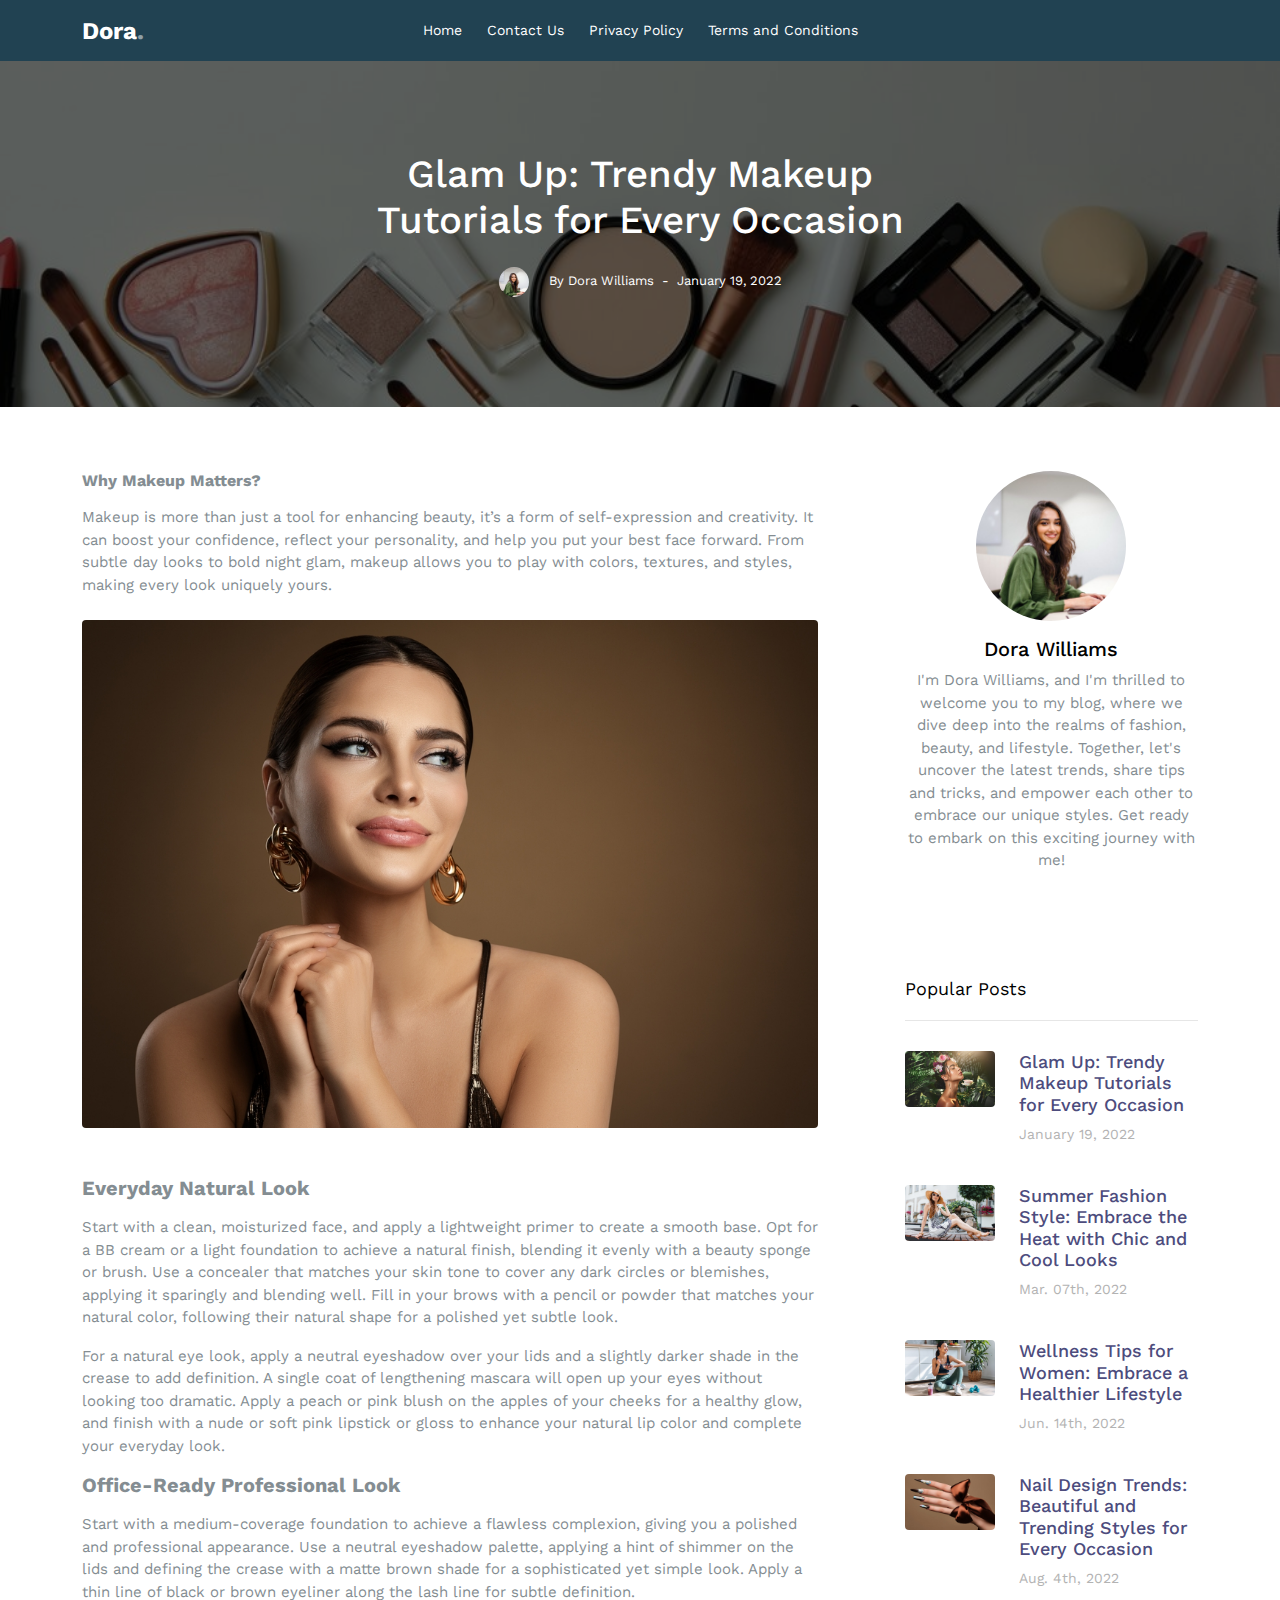
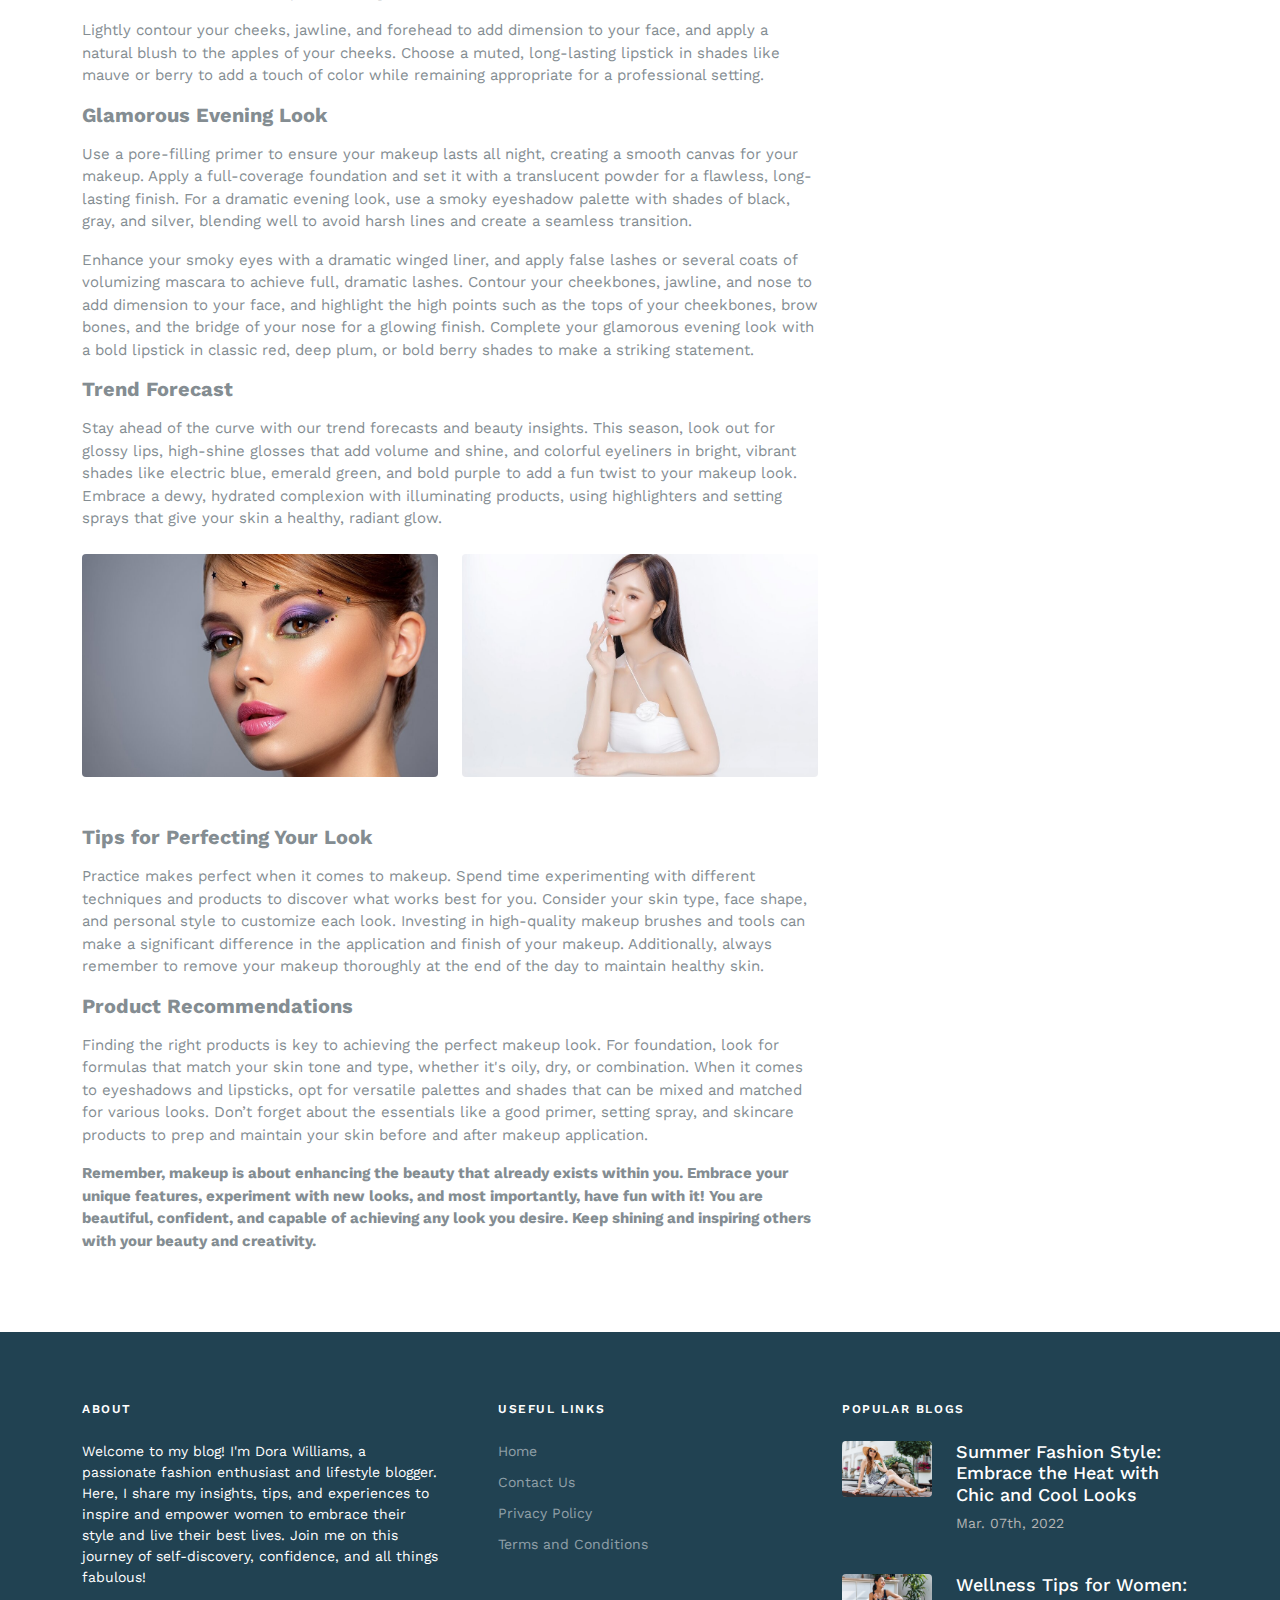
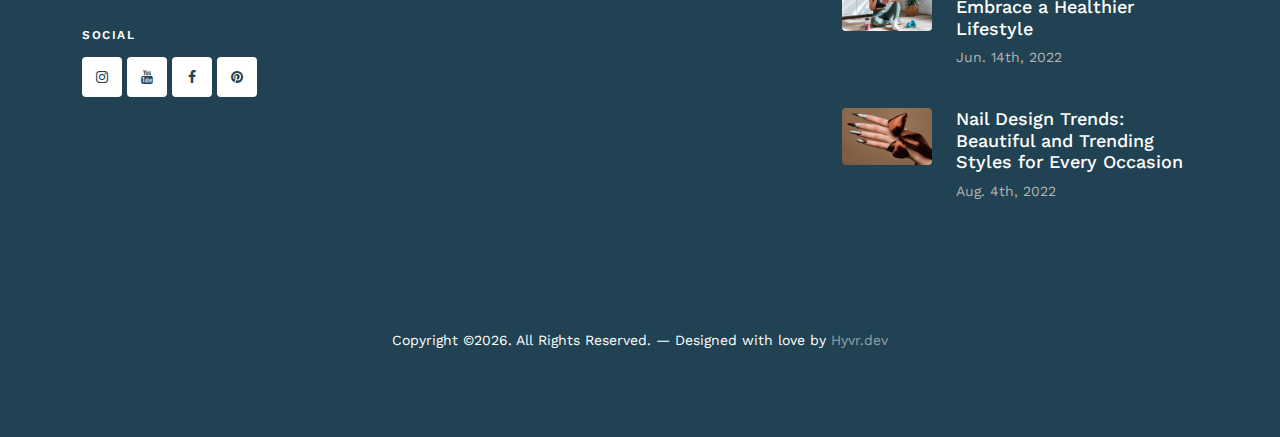
<file: glam-up-trendy-makeup-tutorials-for-every-occasion.html>
<!doctype html>
<html lang="en">
<head>
   <meta charset="utf-8">
	<meta name="viewport" content="width=device-width, initial-scale=1">
	<meta name="author" content="Untree.co">
   <title>Dora &mdash; Your Go-To Source for Fashion and More</title>
	<link rel="icon" type="image/x-icon" href="favicon.ico">
	<meta name="description" content="" />
	<meta name="keywords" content="bootstrap, bootstrap5" />
	<link rel="preconnect" href="https://fonts.googleapis.com">
	<link rel="preconnect" href="https://fonts.gstatic.com" crossorigin>
	<link href="https://fonts.googleapis.com/css2?family=Work+Sans:wght@400;600;700&display=swap" rel="stylesheet">
	<link rel="stylesheet" href="fonts/icomoon/style.css">
	<link rel="stylesheet" href="fonts/flaticon/font/flaticon.css">
	<link rel="stylesheet" href="https://cdn.jsdelivr.net/npm/bootstrap-icons@1.8.1/font/bootstrap-icons.css">
	<link rel="stylesheet" href="css/tiny-slider.css">
	<link rel="stylesheet" href="css/aos.css">
	<link rel="stylesheet" href="css/glightbox.min.css">
	<link rel="stylesheet" href="css/style.css">
	<link rel="stylesheet" href="css/flatpickr.min.css">
   <!-- Google AdSense Script -->
   <script async src="https://pagead2.googlesyndication.com/pagead/js/adsbygoogle.js?client=ca-pub-7250701465591590" crossorigin="anonymous"></script>
   <script>
      (adsbygoogle = window.adsbygoogle || []).push({});
   </script>

   <!-- Google Analytics Script -->
   <script async src="https://www.googletagmanager.com/gtag/js?id=G-1X3EHD4LP1"></script>
   <script>
      window.dataLayer = window.dataLayer || [];
      function gtag(){dataLayer.push(arguments);}
      gtag('js', new Date());
      gtag('config', 'G-1X3EHD4LP1');
   </script>
</head>
<body>
    <div class="site-mobile-menu site-navbar-target">
            <div class="site-mobile-menu-header">
                <div class="site-mobile-menu-close">
                    <span class="icofont-close js-menu-toggle"></span>
                </div>
            </div>
            <div class="site-mobile-menu-body"></div>
        </div>
    
        <nav class="site-nav">
            <div class="container">
                <div class="menu-bg-wrap">
                    <div class="site-navigation">
                        <div class="row g-0 align-items-center">
                            <div class="col-2">
                                 <a href="index.html" class="logo m-0 float-start">Dora<span class="text-primary">.</span></a>
                            </div>
                            <div class="col-8 text-center">
                                <ul class="js-clone-nav d-none d-lg-inline-block text-start site-menu mx-auto">
                                    <li class="active"><a href="index.html">Home</a></li>
                                    
                                    <li class="active"><a href="contact.html">Contact Us</a></li>
                                    <li class="active"><a href="privacyPolicy.html">Privacy Policy</a></li>
                                    <li class="active"><a href="termsandcondition.html">Terms and Conditions</a></li>
                                </ul>
                            </div>
                            <div class="col-2 text-end">
                                <a href="#" class="burger ms-auto float-end site-menu-toggle js-menu-toggle d-inline-block d-lg-none light">
                                    <span></span>
                                </a>
                            </div>
                        </div>
                    </div>
                </div>
            </div>
        </nav>
    <div class="site-cover site-cover-sm same-height overlay single-page" style="background-image: url('images/blog1bg.jpg');">
        <div class="container">
           <div class="row same-height justify-content-center">
              <div class="col-md-6">
                 <div class="post-entry text-center">
                    <h1 class="mb-4">Glam Up: Trendy Makeup Tutorials for Every Occasion</h1>
                    <div class="post-meta align-items-center text-center">
                       <figure class="author-figure mb-0 me-3 d-inline-block"><img src="images/profile.jpg" alt="Image" class="img-fluid"></figure>
                       <span class="d-inline-block mt-1">By Dora Williams</span>
                       <span>&nbsp;-&nbsp; January 19, 2022</span>
                    </div>
                 </div>
              </div>
           </div>
        </div>
     </div>
     <section class="section">
        <div class="container">
           <div class="row blog-entries element-animate">
              <div class="col-md-12 col-lg-8 main-content">
                 <div class="post-content-body">
                    <h6>
                    <p><b>Why Makeup Matters?</b></p>
                    </h5>
                    <p>Makeup is more than just a tool for enhancing beauty, it’s a form of self-expression and creativity. It can boost your 
                       confidence, reflect your personality, and help you put your best face forward. From subtle day looks to bold night glam, 
                       makeup allows you to play with colors, textures, and styles, making every look uniquely yours.
                    </p>
                    <div class="row my-4">
                       <div class="col-md-12 mb-4">
                          <img src="images/blog1img1.jpg" alt="Image placeholder" class="img-fluid rounded">
                       </div>
                    </div>
                    <h5>
                       <p><b>Everyday Natural Look</b>
                    </h5>
                    <p>Start with a clean, moisturized face, and apply a lightweight primer to create a smooth base. Opt for a BB cream or a light 
                       foundation to achieve a natural finish, blending it evenly with a beauty sponge or brush. Use a concealer that matches your 
                       skin tone to cover any dark circles or blemishes, applying it sparingly and blending well. Fill in your brows with a pencil 
                       or powder that matches your natural color, following their natural shape for a polished yet subtle look.
                    </p>
                    <p>For a natural eye look, apply a neutral eyeshadow over your lids and a slightly darker shade in the crease to add definition. 
                       A single coat of lengthening mascara will open up your eyes without looking too dramatic. Apply a peach or pink blush on the 
                       apples of your cheeks for a healthy glow, and finish with a nude or soft pink lipstick or gloss to enhance your natural lip 
                       color and complete your everyday look.
                    </p>
                    <h5>
                       <p><b>Office-Ready Professional Look</b></p>
                    </h5>
                    <p>Start with a medium-coverage foundation to achieve a flawless complexion, giving you a polished and professional appearance. 
                       Use a neutral eyeshadow palette, applying a hint of shimmer on the lids and defining the crease with a matte brown shade for a 
                       sophisticated yet simple look. Apply a thin line of black or brown eyeliner along the lash line for subtle definition.
                    </p>
                    <p>Lightly contour your cheeks, jawline, and forehead to add dimension to your face, and apply a natural blush to the apples of 
                       your cheeks. Choose a muted, long-lasting lipstick in shades like mauve or berry to add a touch of color while remaining 
                       appropriate for a professional setting.
                    </p>
                    <h5>
                       <p><b>Glamorous Evening Look</b></p>
                    </h5>
                    <p>Use a pore-filling primer to ensure your makeup lasts all night, creating a smooth canvas for your makeup. Apply a full-coverage 
                       foundation and set it with a translucent powder for a flawless, long-lasting finish. For a dramatic evening look, use a smoky 
                       eyeshadow palette with shades of black, gray, and silver, blending well to avoid harsh lines and create a seamless transition.
                    </p>
                    <p>Enhance your smoky eyes with a dramatic winged liner, and apply false lashes or several coats of volumizing mascara to achieve 
                       full, dramatic lashes. Contour your cheekbones, jawline, and nose to add dimension to your face, and highlight the high points 
                       such as the tops of your cheekbones, brow bones, and the bridge of your nose for a glowing finish. Complete your glamorous 
                       evening look with a bold lipstick in classic red, deep plum, or bold berry shades to make a striking statement.
                    </p>
                    <h5>
                       <p><b>Trend Forecast</b></p>
                    </h5>
                    <p>Stay ahead of the curve with our trend forecasts and beauty insights. This season, look out for glossy lips, high-shine 
                       glosses that add volume and shine, and colorful eyeliners in bright, vibrant shades like electric blue, emerald green, 
                       and bold purple to add a fun twist to your makeup look. Embrace a dewy, hydrated complexion with illuminating products, 
                       using highlighters and setting sprays that give your skin a healthy, radiant glow.
                    </p>
                    <div class="row my-4">
                       <div class="col-md-6 mb-4">
                          <img src="images/blog1img2.jpg" alt="Image placeholder" class="img-fluid rounded">
                       </div>
                       <div class="col-md-6 mb-4">
                          <img src="images/blog1img3.jpg" alt="Image placeholder" class="img-fluid rounded">
                       </div>
                    </div>
                    <h5>
                       <p><b>Tips for Perfecting Your Look</b></p>
                    </h5>
                    <p>Practice makes perfect when it comes to makeup. Spend time experimenting with different techniques and products to discover 
                       what works best for you. Consider your skin type, face shape, and personal style to customize each look. Investing in 
                       high-quality makeup brushes and tools can make a significant difference in the application and finish of your makeup. 
                       Additionally, always remember to remove your makeup thoroughly at the end of the day to maintain healthy skin.
                    </p>
                    <h5>
                       <p><b>Product Recommendations</b></p>
                    </h5>
                    <p>Finding the right products is key to achieving the perfect makeup look. For foundation, look for formulas that match your 
                       skin tone and type, whether it's oily, dry, or combination. When it comes to eyeshadows and lipsticks, opt for versatile 
                       palettes and shades that can be mixed and matched for various looks. Don’t forget about the essentials like a good primer, 
                       setting spray, and skincare products to prep and maintain your skin before and after makeup application.
                    </p>
                    <p><b>Remember, makeup is about enhancing the beauty that already exists within you. Embrace your unique features, experiment 
                       with new looks, and most importantly, have fun with it! You are beautiful, confident, and capable of achieving any look you 
                       desire. Keep shining and inspiring others with your beauty and creativity.</b>
                    </p>
                </div>
              </div>
              <div class="col-md-12 col-lg-4 sidebar" id="sidebar">
                <div class="sidebar-box">
                    <div class="bio text-center">
                       <img src="images/profile.jpg" alt="Image Placeholder" class="img-fluid mb-3">
                       <div class="bio-body">
                          <h2>Dora Williams</h2>
                          <p class="mb-4">I'm Dora Williams, and I'm thrilled to welcome you to my blog, where we dive deep into the realms of fashion,
                             beauty, and lifestyle. Together, let's uncover the latest trends, share tips and tricks, and empower each other to embrace 
                             our unique styles. Get ready to embark on this exciting journey with me!
                          </p>
                          <p class="social">
                             <a href="https://www.facebook.com/profile.php?id=61560505877789&mibextid=ZbWKwL" class="p-2"><span class="fa fa-facebook"></span></a>
                             <a href="https://pin.it/6YmWSWoTr" class="p-2"><span class="fa fa-pinterest"></span></a>
                             <a href="https://www.instagram.com/aurora_._007?igsh=MW1tMzZ4azJqMDNrMQ==" class="p-2"><span class="fa fa-instagram"></span></a>
                             <a href="https://youtube.com/@aurora_0007?si=uaLENb_gMRnl5IMv" class="p-2"><span class="fa fa-youtube-play"></span></a>
                          </p>
                       </div>
                    </div>
                 </div>
                 <div class="sidebar-box">
                    <h3 class="heading">Popular Posts</h3>
                    <div class="post-entry-sidebar">
                       <ul>
                          <li>
                             <a href="">
                                <img src="images/blog1cover.jpg" alt="Image placeholder" class="me-4 rounded">
                                <div class="text">
                                   <h4>Glam Up: Trendy Makeup Tutorials for Every Occasion</h4>
                                   <div class="post-meta">
                                      <span class="mr-2">January 19, 2022 </span>
                                   </div>
                                </div>
                             </a>
                          </li>
                          <li>
                             <a href="">
                                <img src="images/blog2cover.jpg" alt="Image placeholder" class="me-4 rounded">
                                <div class="text">
                                   <h4>Summer Fashion Style: Embrace the Heat with Chic and Cool Looks</h4>
                                   <div class="post-meta">
                                      <span class="mr-2">Mar. 07th, 2022 </span>
                                   </div>
                                </div>
                             </a>
                          </li>
                          <li>
                             <a href="">
                                <img src="images/blog3cover.jpg" alt="Image placeholder" class="me-4 rounded">
                                <div class="text">
                                   <h4>Wellness Tips for Women: Embrace a Healthier Lifestyle</h4>
                                   <div class="post-meta">
                                      <span class="mr-2">Jun. 14th, 2022 </span>
                                   </div>
                                </div>
                             </a>
                          </li>
                          <li>
                             <a href="">
                                <img src="images/blog4cover.jpg" alt="Image placeholder" class="me-4 rounded">
                                <div class="text">
                                   <h4>Nail Design Trends: Beautiful and Trending Styles for Every Occasion</h4>
                                   <div class="post-meta">
                                      <span class="mr-2">Aug. 4th, 2022 </span>
                                   </div>
                                </div>
                             </a>
                          </li>
                       </ul>
                    </div>
                 </div>
                </div>
            </div>
        </div>
    </section>         
    <footer class="site-footer">
        <div class="container">
          <div class="row">
            <div class="col-lg-4">
              <div class="widget">
                <h3 class="mb-4">About</h3>
                <p>Welcome to my blog! I'm Dora Williams, a passionate fashion enthusiast and lifestyle blogger. Here, I 
                share my insights, tips, and experiences to inspire and empower women to embrace their style and live their 
                best lives. Join me on this journey of self-discovery, confidence, and all things fabulous!</p>
              </div>
              <div class="widget">
                <h3>Social</h3>
                <ul class="list-unstyled social">
                    <li><a href="https://www.instagram.com/dora_00_7?igsh=MXh1Z3AyYzM4YWlsOA=="><span class="icon-instagram"></span></a></li>
                    <li><a href="https://www.youtube.com/@DoraDora_719"><span class="icon-youtube"></span></a></li>
                    <li><a href="https://www.facebook.com/share/kFE2uk3dPCVBvF8v/?mibextid=qi2Omg"><span class="icon-facebook"></span></a></li>
                    <li><a href="https://pin.it/6YmWSWoTr"><span class="icon-pinterest"></span></a></li>
                </ul>
              </div>
            </div> 
            <div class="col-lg-4 ps-lg-5">
              <div class="widget">
                <h3 class="mb-4">Useful Links</h3>
                <ul class="list-unstyled float-start links">
                  <li class="active"><a href="index.html">Home</a></li>
                  
                  <li class="active"><a href="contact.html">Contact Us</a></li>
                  <li class="active"><a href="privacyPolicy.html">Privacy Policy</a></li>
                  <li class="active"><a href="termsandcondition.html">Terms and Conditions</a></li>
              </ul>
              </div> 
            </div> 
            <div class="col-lg-4">
              <div class="widget">
                <h3 class="mb-4">Popular Blogs</h3>
                <div class="post-entry-footer">
                  <ul>
                    <li>
                      <a href="summer-fashion-style-embrace-the-heat-with-chic-and-cool-looks.html">
                        <img src="images/blog2cover.jpg" alt="Image placeholder" class="me-4 rounded">
                        <div class="text">
                          <h4>Summer Fashion Style: Embrace the Heat with Chic and Cool Looks</h4>
                          <div class="post-meta">
                            <span class="mr-2">Mar. 07th, 2022 </span>
                          </div>
                        </div>
                      </a>
                    </li>
                    <li>
                      <a href="wellness-tips-for-women-embrace-a-healthier-lifestyle.html">
                        <img src="images/blog3cover.jpg" alt="Image placeholder" class="me-4 rounded">
                        <div class="text">
                          <h4>Wellness Tips for Women: Embrace a Healthier Lifestyle</h4>
                          <div class="post-meta">
                            <span class="mr-2">Jun. 14th, 2022 </span>
                          </div>
                        </div>
                      </a>
                    </li>
                    <li>
                      <a href="nail-design-trends-beautiful-and-trending-styles-for-every-occasion.html">
                        <img src="images/blog4cover.jpg" alt="Image placeholder" class="me-4 rounded">
                        <div class="text">
                          <h4>Nail Design Trends: Beautiful and Trending Styles for Every Occasion</h4>
                          <div class="post-meta">
                            <span class="mr-2">Aug. 4th, 2022 </span>
                          </div>
                        </div>
                      </a>
                    </li>
                  </ul>
                </div>
              </div>
            </div>
          </div>
          <div class="row mt-5">
            <div class="col-12 text-center">
                <p>Copyright &copy;<script>document.write(new Date().getFullYear());</script>. All Rights Reserved. &mdash; Designed with love by <a href="https://hyvr.dev/">Hyvr.dev</a>
                </p>
              </div>
            </div>
          </div>
      </footer>      
	</div>
</body>
<script src="js/bootstrap.bundle.min.js"></script>
<script src="js/tiny-slider.js"></script>
<script src="js/flatpickr.min.js"></script>
<script src="js/aos.js"></script>
<script src="js/glightbox.min.js"></script>
<script src="js/navbar.js"></script>
<script src="js/counter.js"></script>
<script src="js/custom.js"></script>
</html>
</file>
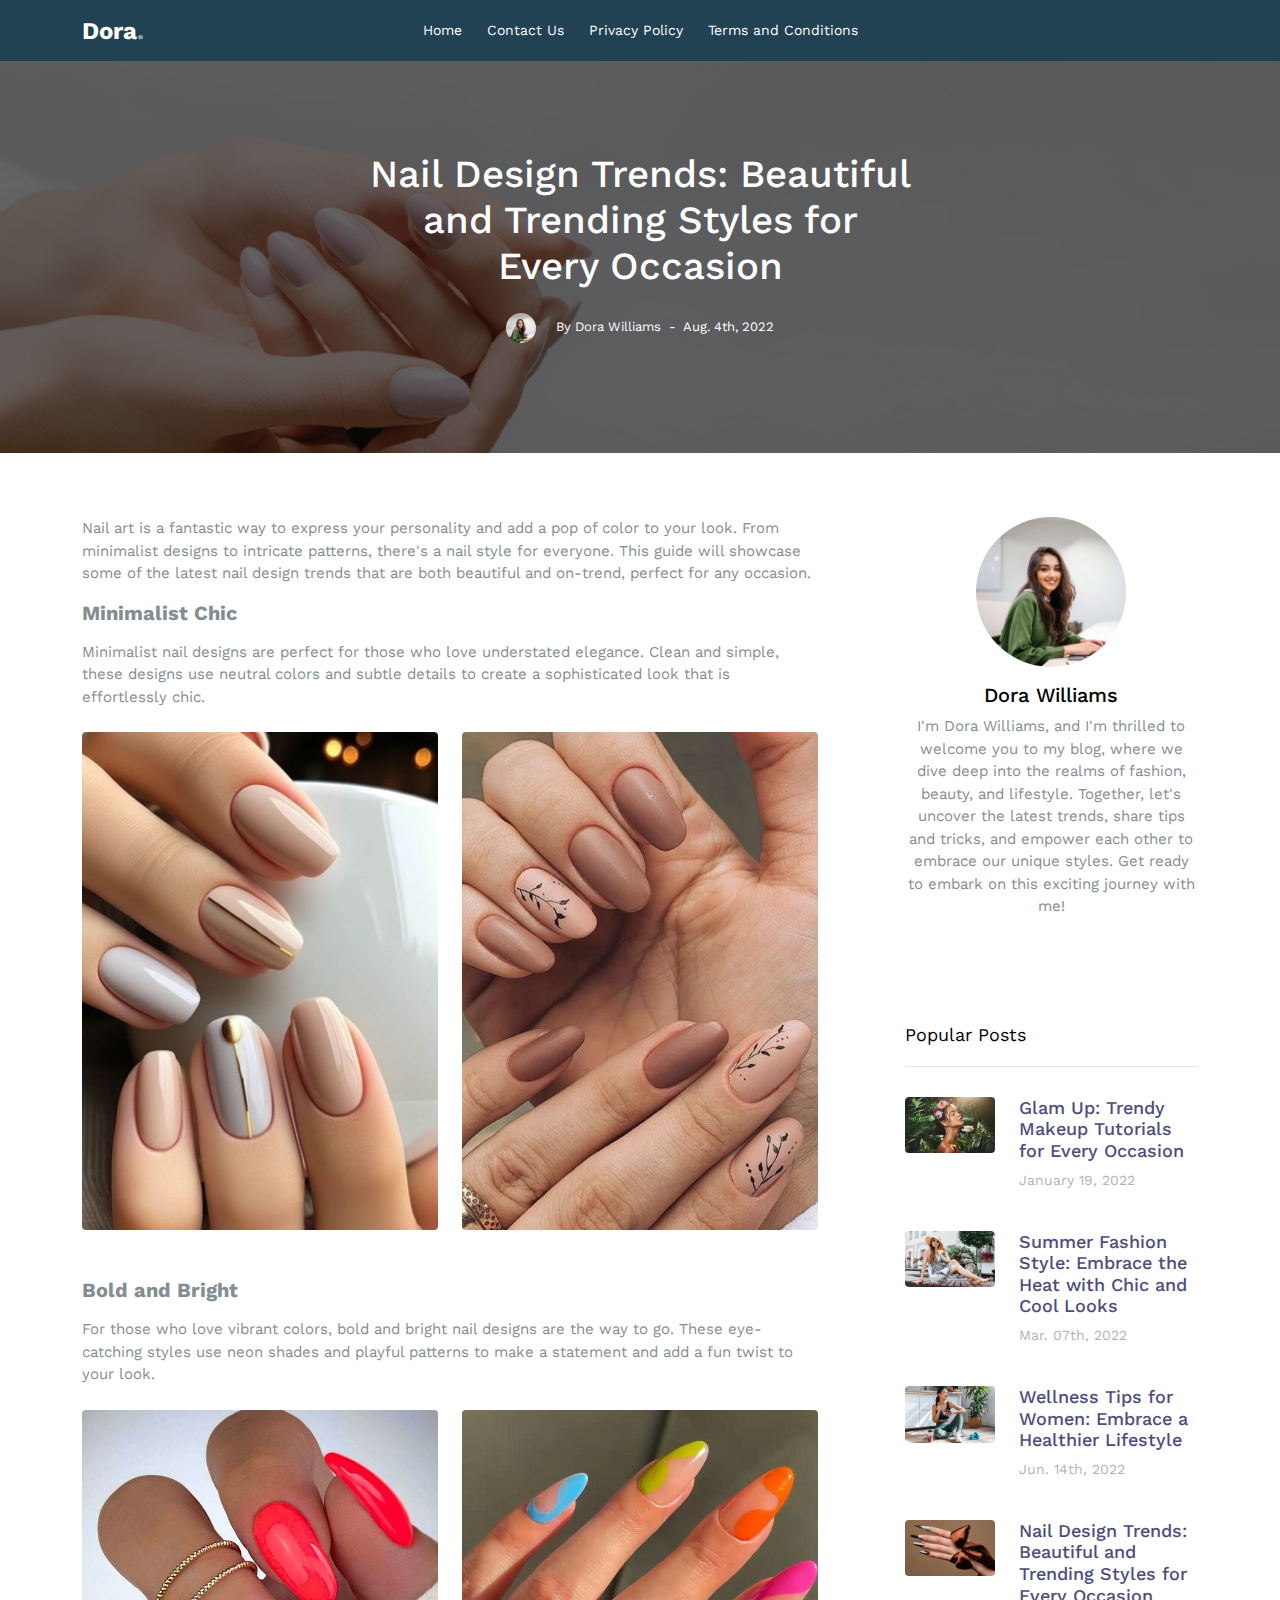
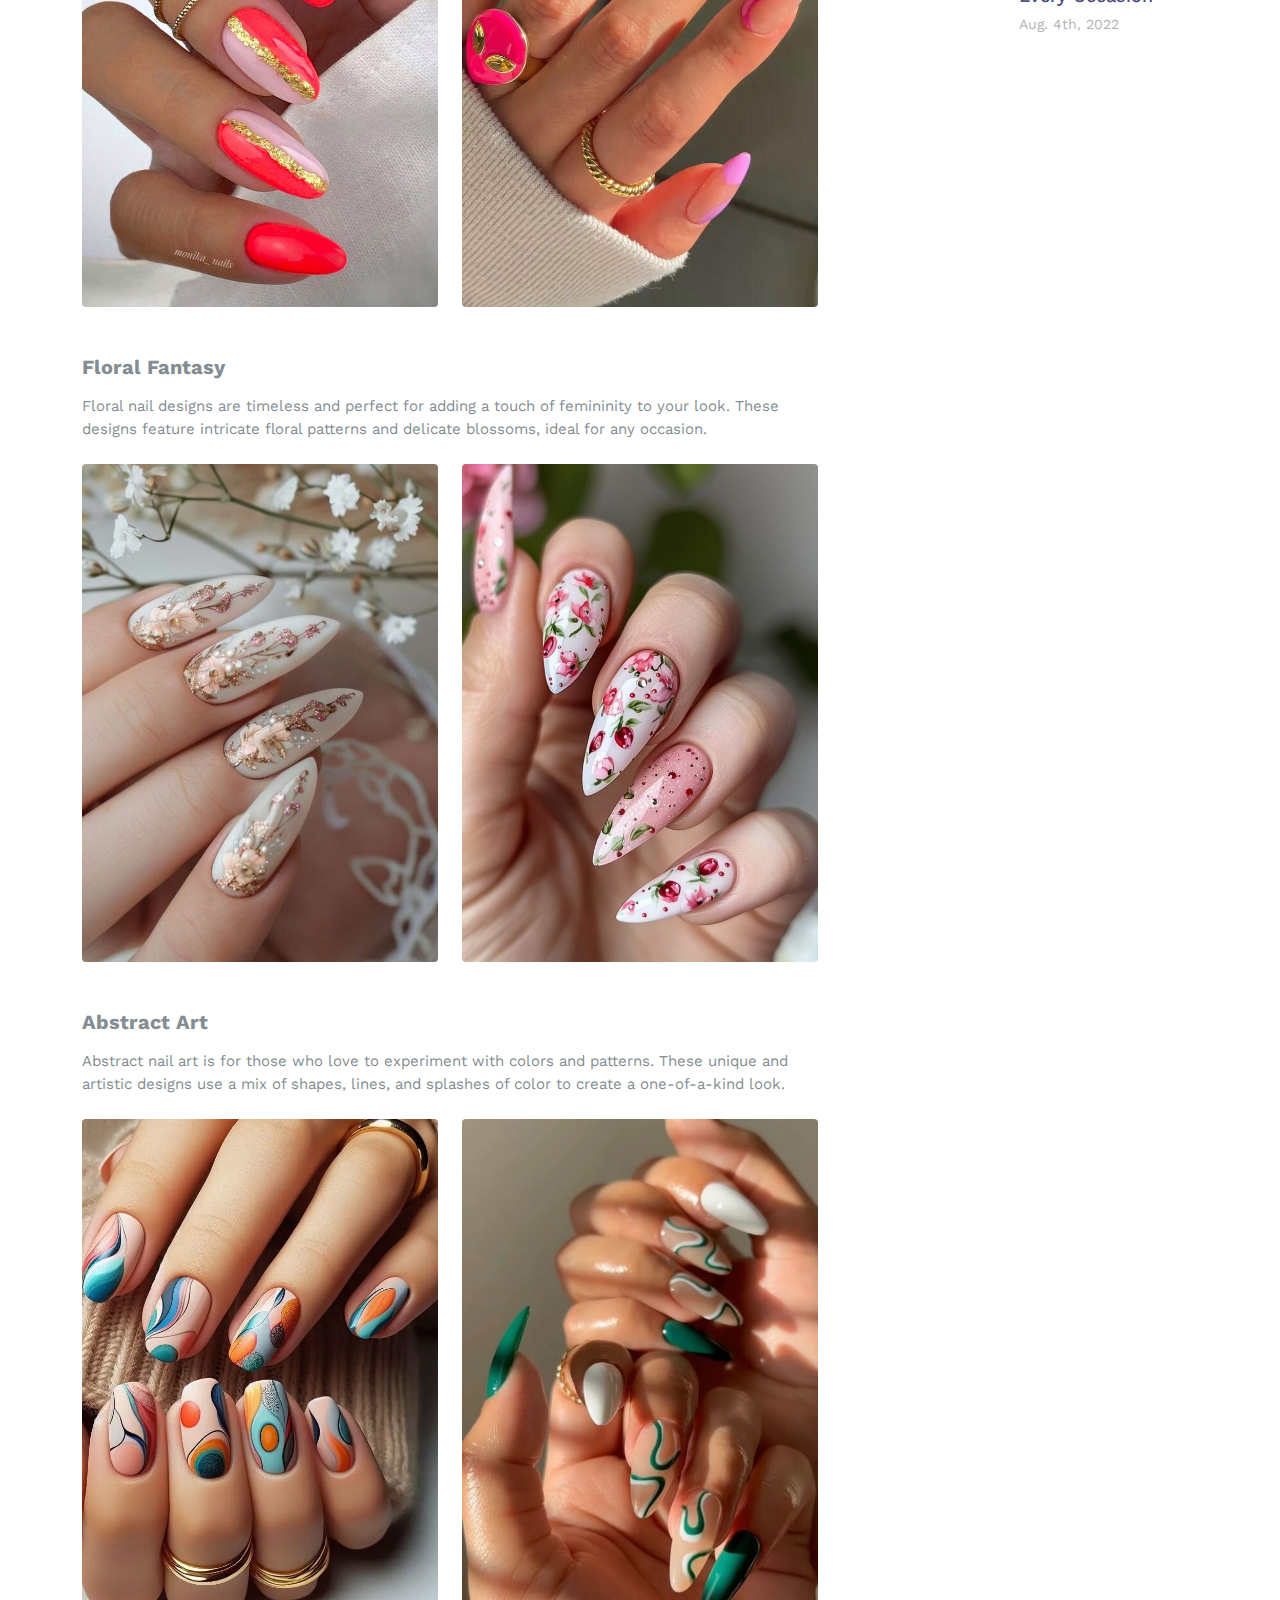
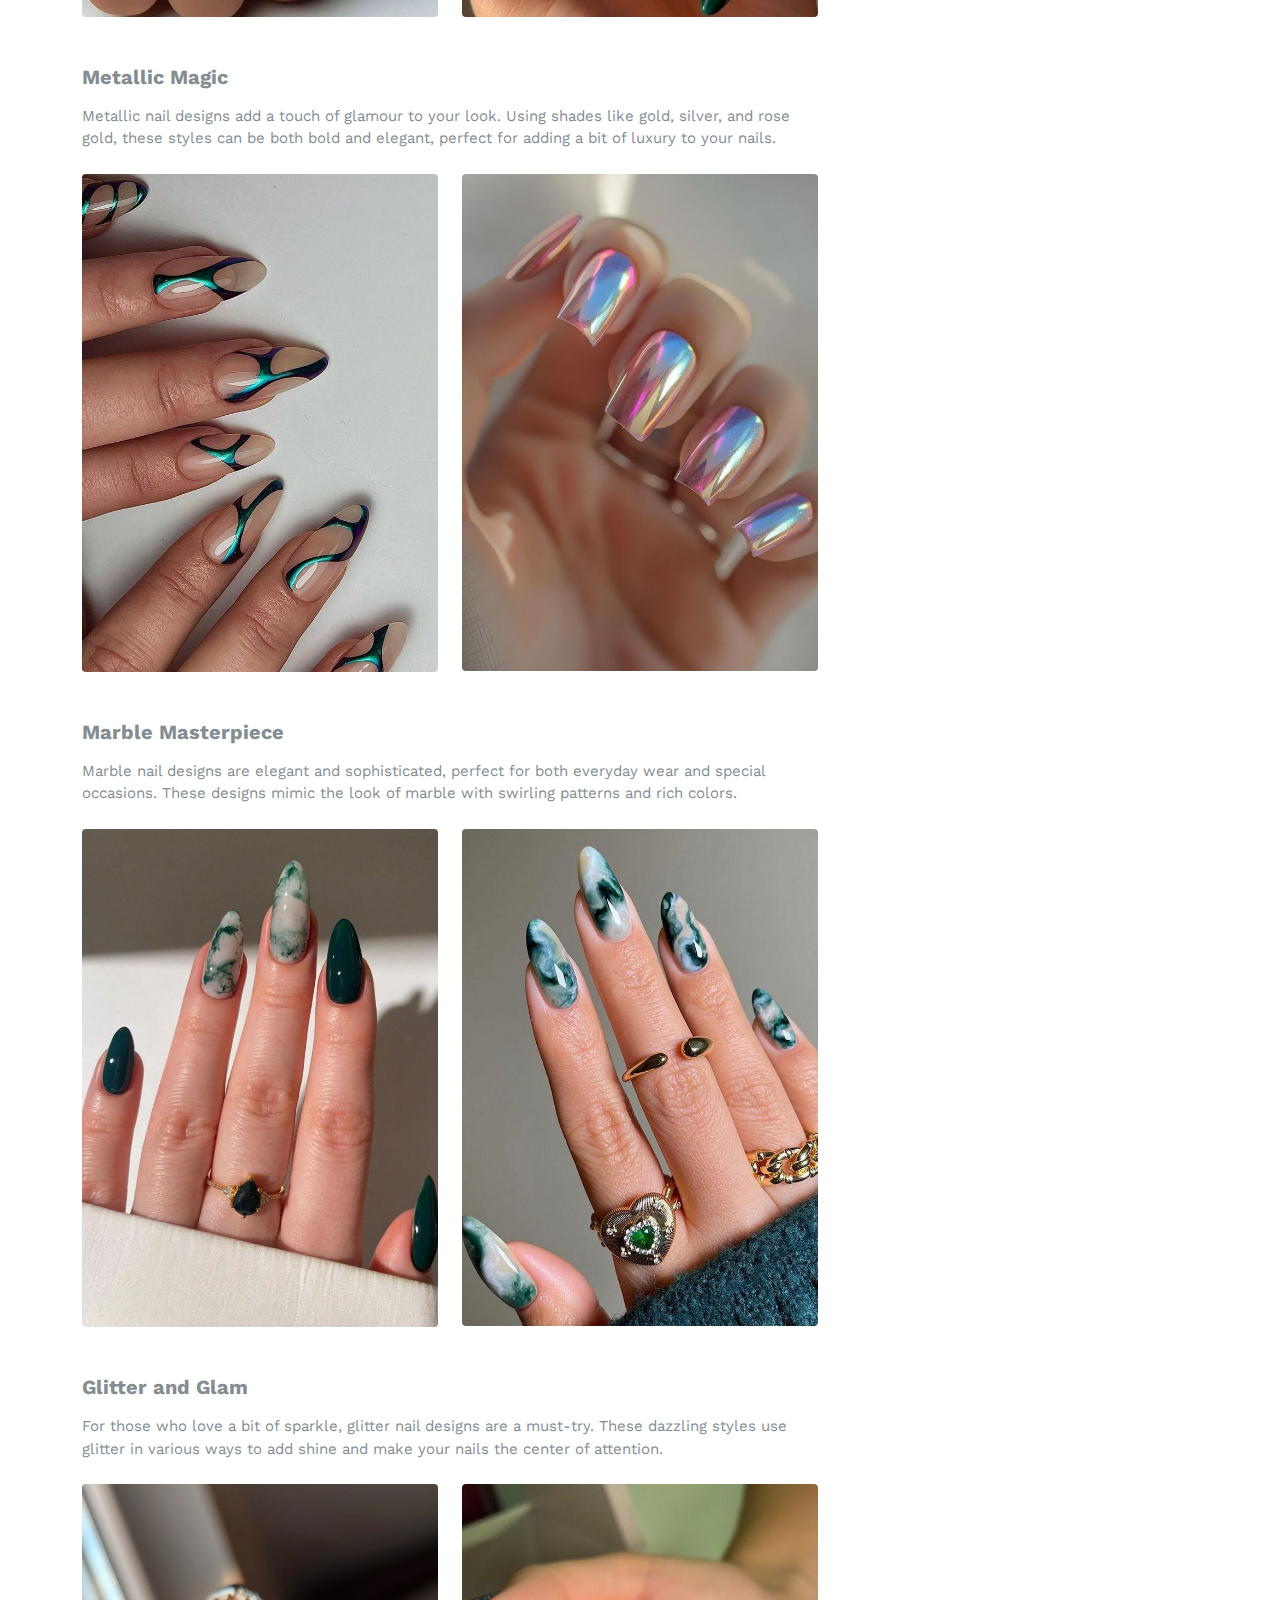
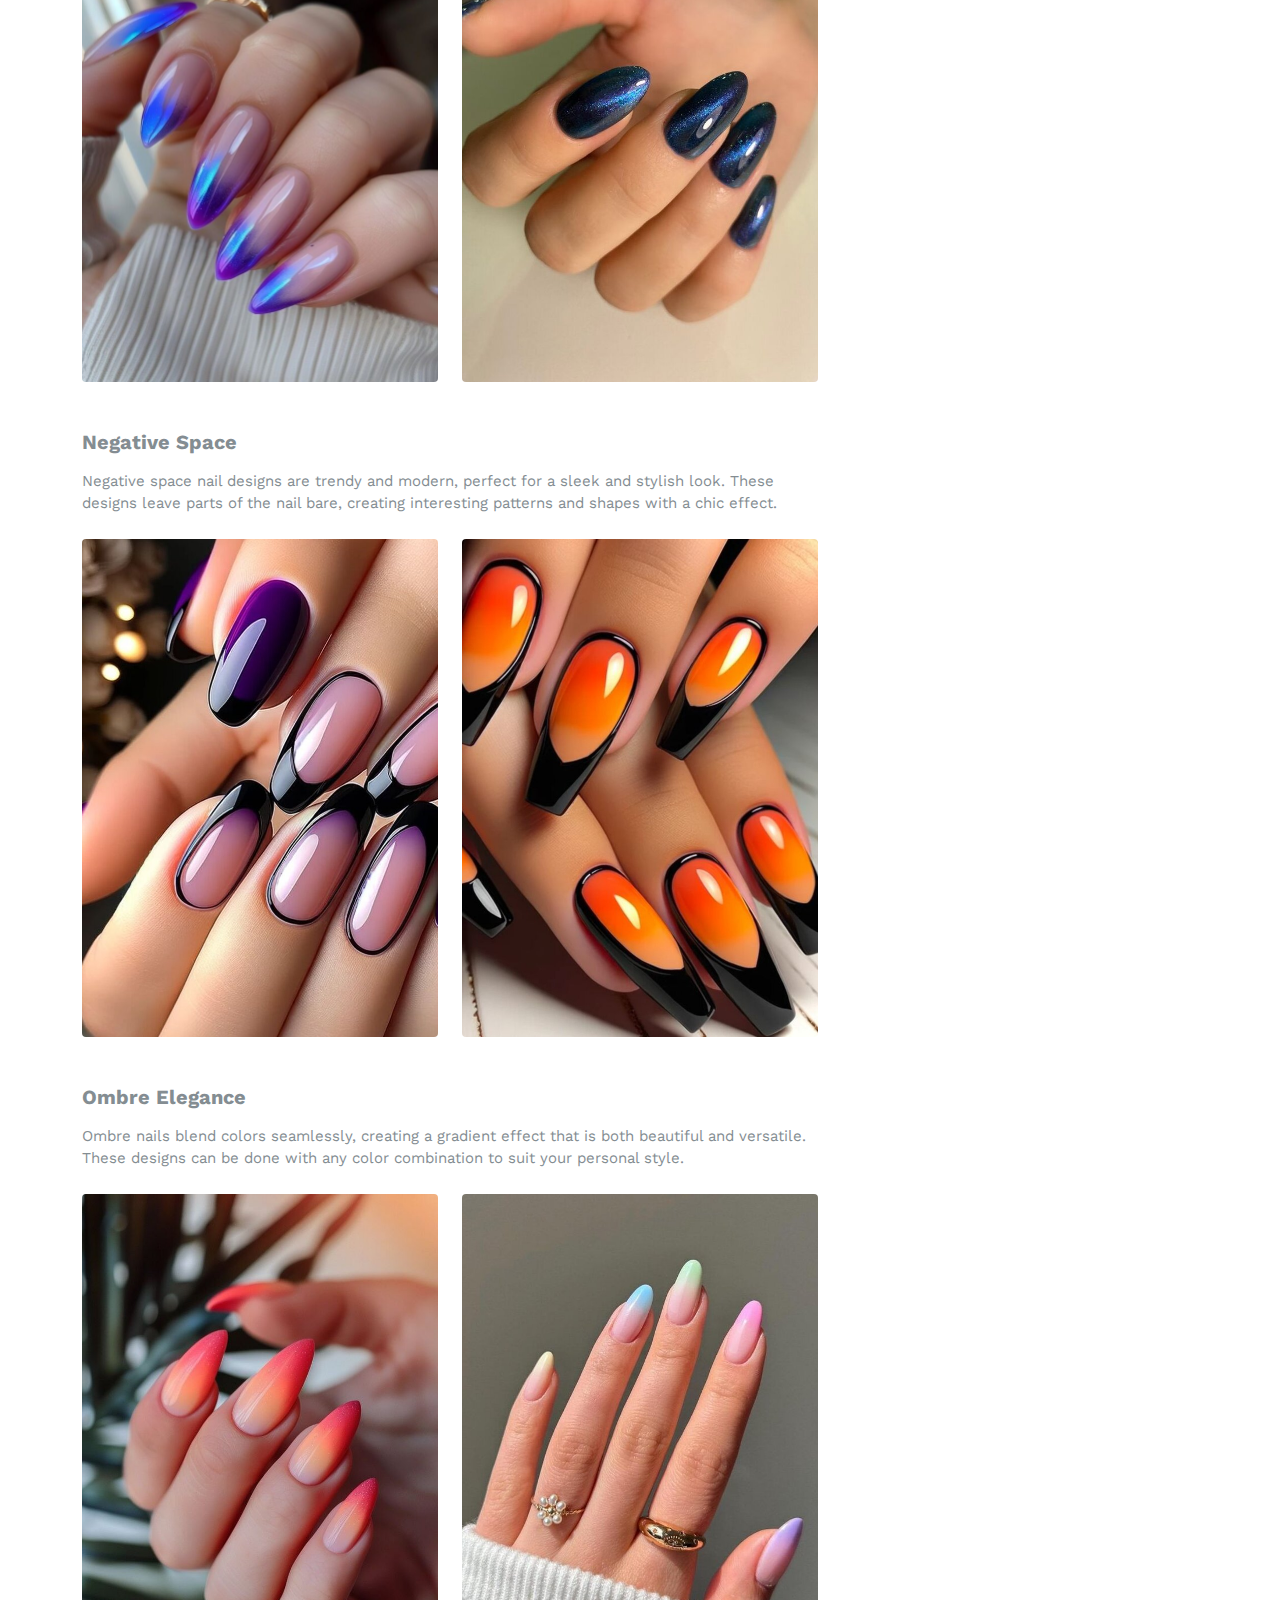
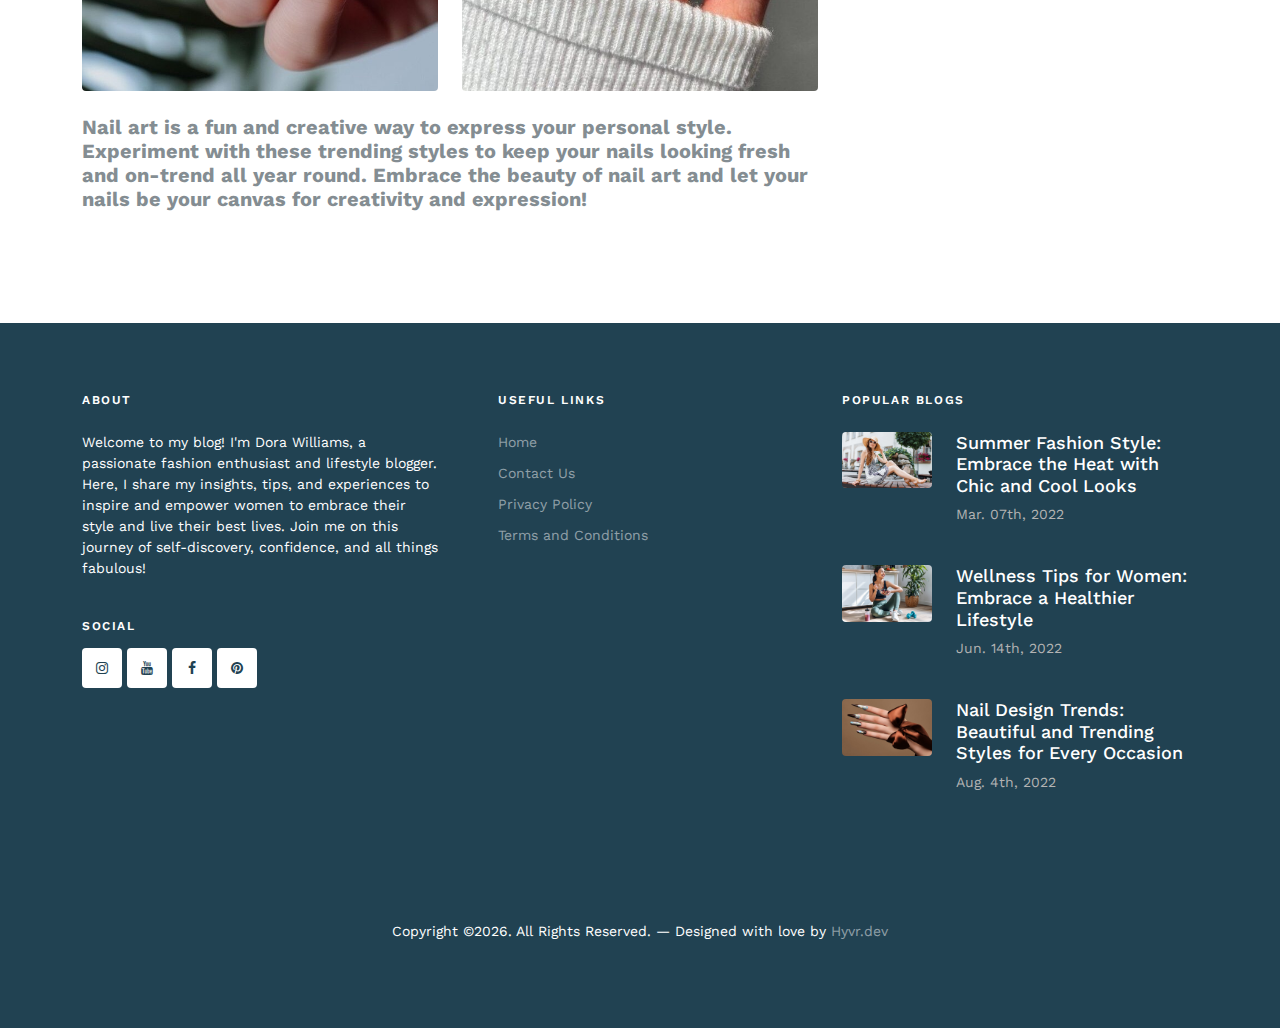
<file: nail-design-trends-beautiful-and-trending-styles-for-every-occasion.html>
<!doctype html>
<html lang="en">
<head>
   <meta charset="utf-8">
	<meta name="viewport" content="width=device-width, initial-scale=1">
	<meta name="author" content="Untree.co">
   <title>Dora &mdash; Your Go-To Source for Fashion and More</title>
	<link rel="icon" type="image/x-icon" href="favicon.ico">
	<meta name="description" content="" />
	<meta name="keywords" content="bootstrap, bootstrap5" />
	<link rel="preconnect" href="https://fonts.googleapis.com">
	<link rel="preconnect" href="https://fonts.gstatic.com" crossorigin>
	<link href="https://fonts.googleapis.com/css2?family=Work+Sans:wght@400;600;700&display=swap" rel="stylesheet">
	<link rel="stylesheet" href="fonts/icomoon/style.css">
	<link rel="stylesheet" href="fonts/flaticon/font/flaticon.css">
	<link rel="stylesheet" href="https://cdn.jsdelivr.net/npm/bootstrap-icons@1.8.1/font/bootstrap-icons.css">
	<link rel="stylesheet" href="css/tiny-slider.css">
	<link rel="stylesheet" href="css/aos.css">
	<link rel="stylesheet" href="css/glightbox.min.css">
	<link rel="stylesheet" href="css/style.css">
	<link rel="stylesheet" href="css/flatpickr.min.css">
   <!-- Google AdSense Script -->
   <script async src="https://pagead2.googlesyndication.com/pagead/js/adsbygoogle.js?client=ca-pub-7250701465591590" crossorigin="anonymous"></script>
   <script>
      (adsbygoogle = window.adsbygoogle || []).push({});
   </script>

   <!-- Google Analytics Script -->
   <script async src="https://www.googletagmanager.com/gtag/js?id=G-1X3EHD4LP1"></script>
   <script>
      window.dataLayer = window.dataLayer || [];
      function gtag(){dataLayer.push(arguments);}
      gtag('js', new Date());
      gtag('config', 'G-1X3EHD4LP1');
   </script>
</head>
<body>
    <div class="site-mobile-menu site-navbar-target">
            <div class="site-mobile-menu-header">
                <div class="site-mobile-menu-close">
                    <span class="icofont-close js-menu-toggle"></span>
                </div>
            </div>
            <div class="site-mobile-menu-body"></div>
        </div>
    
        <nav class="site-nav">
            <div class="container">
                <div class="menu-bg-wrap">
                    <div class="site-navigation">
                        <div class="row g-0 align-items-center">
                            <div class="col-2">
                                 <a href="index.html" class="logo m-0 float-start">Dora<span class="text-primary">.</span></a>
                            </div>
                            <div class="col-8 text-center">
                                <ul class="js-clone-nav d-none d-lg-inline-block text-start site-menu mx-auto">
                                    <li class="active"><a href="index.html">Home</a></li>
                                    
                                    <li class="active"><a href="contact.html">Contact Us</a></li>
                                    <li class="active"><a href="privacyPolicy.html">Privacy Policy</a></li>
                                    <li class="active"><a href="termsandcondition.html">Terms and Conditions</a></li>
                                </ul>
                            </div>
                            <div class="col-2 text-end">
                                <a href="#" class="burger ms-auto float-end site-menu-toggle js-menu-toggle d-inline-block d-lg-none light">
                                    <span></span>
                                </a>
                            </div>
                        </div>
                    </div>
                </div>
            </div>
        </nav>
    <div class="site-cover site-cover-sm same-height overlay single-page" style="background-image: url('images/blog4bg.jpg');">
        <div class="container">
           <div class="row same-height justify-content-center">
              <div class="col-md-6">
                 <div class="post-entry text-center">
                    <h1 class="mb-4">Nail Design Trends: Beautiful and Trending Styles for Every Occasion</h1>
                    <div class="post-meta align-items-center text-center">
                       <figure class="author-figure mb-0 me-3 d-inline-block"><img src="images/profile.jpg" alt="Image" class="img-fluid"></figure>
                       <span class="d-inline-block mt-1">By Dora Williams</span>
                       <span>&nbsp;-&nbsp; Aug. 4th, 2022</span>
                    </div>
                 </div>
              </div>
           </div>
        </div>
     </div>
     <section class="section">
        <div class="container">
           <div class="row blog-entries element-animate">
              <div class="col-md-12 col-lg-8 main-content">
                 <div class="post-content-body">
                    <p>Nail art is a fantastic way to express your personality and add a pop of color to your look. From minimalist designs to intricate 
                       patterns, there's a nail style for everyone. This guide will showcase some of the latest nail design trends that are both beautiful
                       and on-trend, perfect for any occasion.
                    </p>
                    <h5>
                       <p><b>Minimalist Chic</b></p>
                    </h5>
                    <p>Minimalist nail designs are perfect for those who love understated elegance. Clean and simple, 
                       these designs use neutral colors and subtle details to create a sophisticated look that is effortlessly chic.
                    </p>
                    <div class="row my-4">
                       <div class="col-md-6 mb-4">
                          <img src="images/blog4img1.jpg" alt="Image placeholder" class="img-fluid rounded">
                       </div>
                       <div class="col-md-6 mb-4">
                          <img src="images/blog4img2.jpg" alt="Image placeholder" class="img-fluid rounded">
                       </div>
                    </div>
                 </div>
                 <h5>
                    <p><b>Bold and Bright</b></p>
                 </h5>
                 <p>For those who love vibrant colors, bold and bright nail designs are the way to go. These eye-catching styles use neon shades and playful 
                    patterns to make a statement and add a fun twist to your look.
                 </p>
                 <div class="row my-4">
                    <div class="col-md-6 mb-4">
                       <img src="images/blog4img3.jpg" alt="Image placeholder" class="img-fluid rounded">
                    </div>
                    <div class="col-md-6 mb-4">
                       <img src="images/blog4img4.jpg" alt="Image placeholder" class="img-fluid rounded">
                    </div>
                 </div>
                 <h5>
                    <p><b>Floral Fantasy</b></p>
                 </h5>
                 <p>Floral nail designs are timeless and perfect for adding a touch of femininity to your look. These designs feature intricate floral 
                    patterns and delicate blossoms, ideal for any occasion.
                 </p>
                 <div class="row my-4">
                    <div class="col-md-6 mb-4">
                       <img src="images/blog4img5.jpg" alt="Image placeholder" class="img-fluid rounded">
                    </div>
                    <div class="col-md-6 mb-4">
                       <img src="images/blog4img6.jpg" alt="Image placeholder" class="img-fluid rounded">
                    </div>
                 </div>
                 <h5>
                    <p><b>Abstract Art</b></p>
                 </h5>
                 <p>Abstract nail art is for those who love to experiment with colors and patterns. These unique and artistic designs use a mix of shapes, 
                    lines, and splashes of color to create a one-of-a-kind look.
                 </p>
                 <div class="row my-4">
                    <div class="col-md-6 mb-4">
                       <img src="images/blog4img7.jpg" alt="Image placeholder" class="img-fluid rounded">
                    </div>
                    <div class="col-md-6 mb-4">
                       <img src="images/blog4img8.jpg" alt="Image placeholder" class="img-fluid rounded">
                    </div>
                 </div>
                 <h5>
                    <p><b>Metallic Magic</b></p>
                 </h5>
                 <p>Metallic nail designs add a touch of glamour to your look. Using shades like gold, silver, and rose gold, these styles can be both bold 
                    and elegant, perfect for adding a bit of luxury to your nails.
                 </p>
                 <div class="row my-4">
                    <div class="col-md-6 mb-4">
                       <img src="images/blog4img9.jpg" alt="Image placeholder" class="img-fluid rounded">
                    </div>
                    <div class="col-md-6 mb-4">
                       <img src="images/blog4img10.jpg" alt="Image placeholder" class="img-fluid rounded">
                    </div>
                 </div>
                 <h5>
                    <p><b>Marble Masterpiece</b></p>
                 </h5>
                 <p>Marble nail designs are elegant and sophisticated, perfect for both everyday wear and special occasions. These designs mimic the 
                    look of marble with swirling patterns and rich colors.
                 </p>
                 <div class="row my-4">
                    <div class="col-md-6 mb-4">
                       <img src="images/blog4img11.jpg" alt="Image placeholder" class="img-fluid rounded">
                    </div>
                    <div class="col-md-6 mb-4">
                       <img src="images/blog4img12.jpg" alt="Image placeholder" class="img-fluid rounded">
                    </div>
                 </div>
                 <h5>
                    <p><b>Glitter and Glam</b></p>
                 </h5>
                 <p>For those who love a bit of sparkle, glitter nail designs are a must-try. These dazzling styles use glitter in various ways to add shine and make your 
                    nails the center of attention.
                 </p>
                 <div class="row my-4">
                    <div class="col-md-6 mb-4">
                       <img src="images/blog4img13.jpg" alt="Image placeholder" class="img-fluid rounded">
                    </div>
                    <div class="col-md-6 mb-4">
                       <img src="images/blog4img14.jpg" alt="Image placeholder" class="img-fluid rounded">
                    </div>
                 </div>
                 <h5>
                    <p><b>Negative Space</b></p>
                 </h5>
                 <p>Negative space nail designs are trendy and modern, perfect for a sleek and stylish look. These designs leave parts of the nail bare, creating interesting 
                    patterns and shapes with a chic effect.
                 </p>
                 <div class="row my-4">
                    <div class="col-md-6 mb-4">
                       <img src="images/blog4img15.jpg" alt="Image placeholder" class="img-fluid rounded">
                    </div>
                    <div class="col-md-6 mb-4">
                       <img src="images/blog4img16.jpg" alt="Image placeholder" class="img-fluid rounded">
                    </div>
                 </div>
                 <h5>
                    <p><b>Ombre Elegance</b></p>
                 </h5>
                 <p>Ombre nails blend colors seamlessly, creating a gradient effect that is both beautiful and versatile. These designs can be done with any color combination 
                    to suit your personal style.
                 </p>
                 <div class="row my-4">
                    <div class="col-md-6 mb-4">
                       <img src="images/blog4img17.jpg" alt="Image placeholder" class="img-fluid rounded">
                    </div>
                    <div class="col-md-6 mb-4">
                       <img src="images/blog4img18.jpg" alt="Image placeholder" class="img-fluid rounded">
                    </div>
                    <h5>
                       <p><b>Nail art is a fun and creative way to express your personal style. Experiment with these trending styles to keep your nails looking fresh and on-trend all year round. 
                          Embrace the beauty of nail art and let your nails be your canvas for creativity and expression!</b>
                       </p>
                    </h5>
                 </div>
              </div>
              <div class="col-md-12 col-lg-4 sidebar" id="sidebar">
                <div class="sidebar-box">
                    <div class="bio text-center">
                       <img src="images/profile.jpg" alt="Image Placeholder" class="img-fluid mb-3">
                       <div class="bio-body">
                          <h2>Dora Williams</h2>
                          <p class="mb-4">I'm Dora Williams, and I'm thrilled to welcome you to my blog, where we dive deep into the realms of fashion,
                             beauty, and lifestyle. Together, let's uncover the latest trends, share tips and tricks, and empower each other to embrace 
                             our unique styles. Get ready to embark on this exciting journey with me!
                          </p>
                          <p class="social">
                             <a href="https://www.facebook.com/profile.php?id=61560505877789&mibextid=ZbWKwL" class="p-2"><span class="fa fa-facebook"></span></a>
                             <a href="https://pin.it/6YmWSWoTr" class="p-2"><span class="fa fa-pinterest"></span></a>
                             <a href="https://www.instagram.com/aurora_._007?igsh=MW1tMzZ4azJqMDNrMQ==" class="p-2"><span class="fa fa-instagram"></span></a>
                             <a href="https://youtube.com/@aurora_0007?si=uaLENb_gMRnl5IMv" class="p-2"><span class="fa fa-youtube-play"></span></a>
                          </p>
                       </div>
                    </div>
                 </div>
                 <div class="sidebar-box">
                    <h3 class="heading">Popular Posts</h3>
                    <div class="post-entry-sidebar">
                       <ul>
                          <li>
                             <a href="">
                                <img src="images/blog1cover.jpg" alt="Image placeholder" class="me-4 rounded">
                                <div class="text">
                                   <h4>Glam Up: Trendy Makeup Tutorials for Every Occasion</h4>
                                   <div class="post-meta">
                                      <span class="mr-2">January 19, 2022 </span>
                                   </div>
                                </div>
                             </a>
                          </li>
                          <li>
                             <a href="">
                                <img src="images/blog2cover.jpg" alt="Image placeholder" class="me-4 rounded">
                                <div class="text">
                                   <h4>Summer Fashion Style: Embrace the Heat with Chic and Cool Looks</h4>
                                   <div class="post-meta">
                                      <span class="mr-2">Mar. 07th, 2022 </span>
                                   </div>
                                </div>
                             </a>
                          </li>
                          <li>
                             <a href="">
                                <img src="images/blog3cover.jpg" alt="Image placeholder" class="me-4 rounded">
                                <div class="text">
                                   <h4>Wellness Tips for Women: Embrace a Healthier Lifestyle</h4>
                                   <div class="post-meta">
                                      <span class="mr-2">Jun. 14th, 2022 </span>
                                   </div>
                                </div>
                             </a>
                          </li>
                          <li>
                             <a href="">
                                <img src="images/blog4cover.jpg" alt="Image placeholder" class="me-4 rounded">
                                <div class="text">
                                   <h4>Nail Design Trends: Beautiful and Trending Styles for Every Occasion</h4>
                                   <div class="post-meta">
                                      <span class="mr-2">Aug. 4th, 2022 </span>
                                   </div>
                                </div>
                             </a>
                          </li>
                       </ul>
                    </div>
                 </div>
                </div>
            </div>
        </div>
    </section>
    <footer class="site-footer">
        <div class="container">
          <div class="row">
            <div class="col-lg-4">
              <div class="widget">
                <h3 class="mb-4">About</h3>
                <p>Welcome to my blog! I'm Dora Williams, a passionate fashion enthusiast and lifestyle blogger. Here, I 
                share my insights, tips, and experiences to inspire and empower women to embrace their style and live their 
                best lives. Join me on this journey of self-discovery, confidence, and all things fabulous!</p>
              </div>
              <div class="widget">
                <h3>Social</h3>
                <ul class="list-unstyled social">
                    <li><a href="https://www.instagram.com/dora_00_7?igsh=MXh1Z3AyYzM4YWlsOA=="><span class="icon-instagram"></span></a></li>
                    <li><a href="https://www.youtube.com/@DoraDora_719"><span class="icon-youtube"></span></a></li>
                    <li><a href="https://www.facebook.com/share/kFE2uk3dPCVBvF8v/?mibextid=qi2Omg"><span class="icon-facebook"></span></a></li>
                    <li><a href="https://pin.it/6YmWSWoTr"><span class="icon-pinterest"></span></a></li>
                </ul>
              </div>
            </div> 
            <div class="col-lg-4 ps-lg-5">
              <div class="widget">
                <h3 class="mb-4">Useful Links</h3>
                <ul class="list-unstyled float-start links">
                  <li class="active"><a href="index.html">Home</a></li>
                     
                     <li class="active"><a href="contact.html">Contact Us</a></li>
                     <li class="active"><a href="privacyPolicy.html">Privacy Policy</a></li>
                     <li class="active"><a href="termsandcondition.html">Terms and Conditions</a></li>
                  </ul>
              </div> 
            </div> 
            <div class="col-lg-4">
              <div class="widget">
                <h3 class="mb-4">Popular Blogs</h3>
                <div class="post-entry-footer">
                  <ul>
                    <li>
                      <a href="summer-fashion-style-embrace-the-heat-with-chic-and-cool-looks.html">
                        <img src="images/blog2cover.jpg" alt="Image placeholder" class="me-4 rounded">
                        <div class="text">
                          <h4>Summer Fashion Style: Embrace the Heat with Chic and Cool Looks</h4>
                          <div class="post-meta">
                            <span class="mr-2">Mar. 07th, 2022 </span>
                          </div>
                        </div>
                      </a>
                    </li>
                    <li>
                      <a href="wellness-tips-for-women-embrace-a-healthier-lifestyle.html">
                        <img src="images/blog3cover.jpg" alt="Image placeholder" class="me-4 rounded">
                        <div class="text">
                          <h4>Wellness Tips for Women: Embrace a Healthier Lifestyle</h4>
                          <div class="post-meta">
                            <span class="mr-2">Jun. 14th, 2022 </span>
                          </div>
                        </div>
                      </a>
                    </li>
                    <li>
                      <a href="nail-design-trends-beautiful-and-trending-styles-for-every-occasion.html">
                        <img src="images/blog4cover.jpg" alt="Image placeholder" class="me-4 rounded">
                        <div class="text">
                          <h4>Nail Design Trends: Beautiful and Trending Styles for Every Occasion</h4>
                          <div class="post-meta">
                            <span class="mr-2">Aug. 4th, 2022 </span>
                          </div>
                        </div>
                      </a>
                    </li>
                  </ul>
                </div>
              </div>
            </div>
          </div>
          <div class="row mt-5">
            <div class="col-12 text-center">
                <p>Copyright &copy;<script>document.write(new Date().getFullYear());</script>. All Rights Reserved. &mdash; Designed with love by <a href="https://hyvr.dev/">Hyvr.dev</a>
                </p>
              </div>
            </div>
          </div>
      </footer>      
	</div>
</body>
<script src="js/bootstrap.bundle.min.js"></script>
<script src="js/tiny-slider.js"></script>
<script src="js/flatpickr.min.js"></script>
<script src="js/aos.js"></script>
<script src="js/glightbox.min.js"></script>
<script src="js/navbar.js"></script>
<script src="js/counter.js"></script>
<script src="js/custom.js"></script>
</html>
</file>
<file: fonts/icomoon/style.css>
@font-face {
  font-family: 'icomoon';
  src:  url('fonts/icomoon.eot?10si43');
  src:  url('fonts/icomoon.eot?10si43#iefix') format('embedded-opentype'),
    url('fonts/icomoon.ttf?10si43') format('truetype'),
    url('fonts/icomoon.woff?10si43') format('woff'),
    url('fonts/icomoon.svg?10si43#icomoon') format('svg');
  font-weight: normal;
  font-style: normal;
}

[class^="icon-"], [class*=" icon-"] {
  /* use !important to prevent issues with browser extensions that change fonts */
  font-family: 'icomoon' !important;
  speak: none;
  font-style: normal;
  font-weight: normal;
  font-variant: normal;
  text-transform: none;
  line-height: 1;

  /* Better Font Rendering =========== */
  -webkit-font-smoothing: antialiased;
  -moz-osx-font-smoothing: grayscale;
}

.icon-asterisk:before {
  content: "\f069";
}
.icon-plus:before {
  content: "\f067";
}
.icon-question:before {
  content: "\f128";
}
.icon-minus:before {
  content: "\f068";
}
.icon-glass:before {
  content: "\f000";
}
.icon-music:before {
  content: "\f001";
}
.icon-search:before {
  content: "\f002";
}
.icon-envelope-o:before {
  content: "\f003";
}
.icon-heart:before {
  content: "\f004";
}
.icon-star:before {
  content: "\f005";
}
.icon-star-o:before {
  content: "\f006";
}
.icon-user:before {
  content: "\f007";
}
.icon-film:before {
  content: "\f008";
}
.icon-th-large:before {
  content: "\f009";
}
.icon-th:before {
  content: "\f00a";
}
.icon-th-list:before {
  content: "\f00b";
}
.icon-check:before {
  content: "\f00c";
}
.icon-close:before {
  content: "\f00d";
}
.icon-remove:before {
  content: "\f00d";
}
.icon-times:before {
  content: "\f00d";
}
.icon-search-plus:before {
  content: "\f00e";
}
.icon-search-minus:before {
  content: "\f010";
}
.icon-power-off:before {
  content: "\f011";
}
.icon-signal:before {
  content: "\f012";
}
.icon-cog:before {
  content: "\f013";
}
.icon-gear:before {
  content: "\f013";
}
.icon-trash-o:before {
  content: "\f014";
}
.icon-home:before {
  content: "\f015";
}
.icon-file-o:before {
  content: "\f016";
}
.icon-clock-o:before {
  content: "\f017";
}
.icon-road:before {
  content: "\f018";
}
.icon-download:before {
  content: "\f019";
}
.icon-arrow-circle-o-down:before {
  content: "\f01a";
}
.icon-arrow-circle-o-up:before {
  content: "\f01b";
}
.icon-inbox:before {
  content: "\f01c";
}
.icon-play-circle-o:before {
  content: "\f01d";
}
.icon-repeat:before {
  content: "\f01e";
}
.icon-rotate-right:before {
  content: "\f01e";
}
.icon-refresh:before {
  content: "\f021";
}
.icon-list-alt:before {
  content: "\f022";
}
.icon-lock:before {
  content: "\f023";
}
.icon-flag:before {
  content: "\f024";
}
.icon-headphones:before {
  content: "\f025";
}
.icon-volume-off:before {
  content: "\f026";
}
.icon-volume-down:before {
  content: "\f027";
}
.icon-volume-up:before {
  content: "\f028";
}
.icon-qrcode:before {
  content: "\f029";
}
.icon-barcode:before {
  content: "\f02a";
}
.icon-tag:before {
  content: "\f02b";
}
.icon-tags:before {
  content: "\f02c";
}
.icon-book:before {
  content: "\f02d";
}
.icon-bookmark:before {
  content: "\f02e";
}
.icon-print:before {
  content: "\f02f";
}
.icon-camera:before {
  content: "\f030";
}
.icon-font:before {
  content: "\f031";
}
.icon-bold:before {
  content: "\f032";
}
.icon-italic:before {
  content: "\f033";
}
.icon-text-height:before {
  content: "\f034";
}
.icon-text-width:before {
  content: "\f035";
}
.icon-align-left:before {
  content: "\f036";
}
.icon-align-center:before {
  content: "\f037";
}
.icon-align-right:before {
  content: "\f038";
}
.icon-align-justify:before {
  content: "\f039";
}
.icon-list:before {
  content: "\f03a";
}
.icon-dedent:before {
  content: "\f03b";
}
.icon-outdent:before {
  content: "\f03b";
}
.icon-indent:before {
  content: "\f03c";
}
.icon-video-camera:before {
  content: "\f03d";
}
.icon-image:before {
  content: "\f03e";
}
.icon-photo:before {
  content: "\f03e";
}
.icon-picture-o:before {
  content: "\f03e";
}
.icon-pencil:before {
  content: "\f040";
}
.icon-map-marker:before {
  content: "\f041";
}
.icon-adjust:before {
  content: "\f042";
}
.icon-tint:before {
  content: "\f043";
}
.icon-edit:before {
  content: "\f044";
}
.icon-pencil-square-o:before {
  content: "\f044";
}
.icon-share-square-o:before {
  content: "\f045";
}
.icon-check-square-o:before {
  content: "\f046";
}
.icon-arrows:before {
  content: "\f047";
}
.icon-step-backward:before {
  content: "\f048";
}
.icon-fast-backward:before {
  content: "\f049";
}
.icon-backward:before {
  content: "\f04a";
}
.icon-play:before {
  content: "\f04b";
}
.icon-pause:before {
  content: "\f04c";
}
.icon-stop:before {
  content: "\f04d";
}
.icon-forward:before {
  content: "\f04e";
}
.icon-fast-forward:before {
  content: "\f050";
}
.icon-step-forward:before {
  content: "\f051";
}
.icon-eject:before {
  content: "\f052";
}
.icon-chevron-left:before {
  content: "\f053";
}
.icon-chevron-right:before {
  content: "\f054";
}
.icon-plus-circle:before {
  content: "\f055";
}
.icon-minus-circle:before {
  content: "\f056";
}
.icon-times-circle:before {
  content: "\f057";
}
.icon-check-circle:before {
  content: "\f058";
}
.icon-question-circle:before {
  content: "\f059";
}
.icon-info-circle:before {
  content: "\f05a";
}
.icon-crosshairs:before {
  content: "\f05b";
}
.icon-times-circle-o:before {
  content: "\f05c";
}
.icon-check-circle-o:before {
  content: "\f05d";
}
.icon-ban:before {
  content: "\f05e";
}
.icon-arrow-left:before {
  content: "\f060";
}
.icon-arrow-right:before {
  content: "\f061";
}
.icon-arrow-up:before {
  content: "\f062";
}
.icon-arrow-down:before {
  content: "\f063";
}
.icon-mail-forward:before {
  content: "\f064";
}
.icon-share:before {
  content: "\f064";
}
.icon-expand:before {
  content: "\f065";
}
.icon-compress:before {
  content: "\f066";
}
.icon-exclamation-circle:before {
  content: "\f06a";
}
.icon-gift:before {
  content: "\f06b";
}
.icon-leaf:before {
  content: "\f06c";
}
.icon-fire:before {
  content: "\f06d";
}
.icon-eye:before {
  content: "\f06e";
}
.icon-eye-slash:before {
  content: "\f070";
}
.icon-exclamation-triangle:before {
  content: "\f071";
}
.icon-warning:before {
  content: "\f071";
}
.icon-plane:before {
  content: "\f072";
}
.icon-calendar:before {
  content: "\f073";
}
.icon-random:before {
  content: "\f074";
}
.icon-comment:before {
  content: "\f075";
}
.icon-magnet:before {
  content: "\f076";
}
.icon-chevron-up:before {
  content: "\f077";
}
.icon-chevron-down:before {
  content: "\f078";
}
.icon-retweet:before {
  content: "\f079";
}
.icon-shopping-cart:before {
  content: "\f07a";
}
.icon-folder:before {
  content: "\f07b";
}
.icon-folder-open:before {
  content: "\f07c";
}
.icon-arrows-v:before {
  content: "\f07d";
}
.icon-arrows-h:before {
  content: "\f07e";
}
.icon-bar-chart:before {
  content: "\f080";
}
.icon-bar-chart-o:before {
  content: "\f080";
}
.icon-twitter-square:before {
  content: "\f081";
}
.icon-facebook-square:before {
  content: "\f082";
}
.icon-camera-retro:before {
  content: "\f083";
}
.icon-key:before {
  content: "\f084";
}
.icon-cogs:before {
  content: "\f085";
}
.icon-gears:before {
  content: "\f085";
}
.icon-comments:before {
  content: "\f086";
}
.icon-thumbs-o-up:before {
  content: "\f087";
}
.icon-thumbs-o-down:before {
  content: "\f088";
}
.icon-star-half:before {
  content: "\f089";
}
.icon-heart-o:before {
  content: "\f08a";
}
.icon-sign-out:before {
  content: "\f08b";
}
.icon-linkedin-square:before {
  content: "\f08c";
}
.icon-thumb-tack:before {
  content: "\f08d";
}
.icon-external-link:before {
  content: "\f08e";
}
.icon-sign-in:before {
  content: "\f090";
}
.icon-trophy:before {
  content: "\f091";
}
.icon-github-square:before {
  content: "\f092";
}
.icon-upload:before {
  content: "\f093";
}
.icon-lemon-o:before {
  content: "\f094";
}
.icon-phone:before {
  content: "\f095";
}
.icon-square-o:before {
  content: "\f096";
}
.icon-bookmark-o:before {
  content: "\f097";
}
.icon-phone-square:before {
  content: "\f098";
}
.icon-twitter:before {
  content: "\f099";
}
.icon-facebook:before {
  content: "\f09a";
}
.icon-facebook-f:before {
  content: "\f09a";
}
.icon-github:before {
  content: "\f09b";
}
.icon-unlock:before {
  content: "\f09c";
}
.icon-credit-card:before {
  content: "\f09d";
}
.icon-feed:before {
  content: "\f09e";
}
.icon-rss:before {
  content: "\f09e";
}
.icon-hdd-o:before {
  content: "\f0a0";
}
.icon-bullhorn:before {
  content: "\f0a1";
}
.icon-bell-o:before {
  content: "\f0a2";
}
.icon-certificate:before {
  content: "\f0a3";
}
.icon-hand-o-right:before {
  content: "\f0a4";
}
.icon-hand-o-left:before {
  content: "\f0a5";
}
.icon-hand-o-up:before {
  content: "\f0a6";
}
.icon-hand-o-down:before {
  content: "\f0a7";
}
.icon-arrow-circle-left:before {
  content: "\f0a8";
}
.icon-arrow-circle-right:before {
  content: "\f0a9";
}
.icon-arrow-circle-up:before {
  content: "\f0aa";
}
.icon-arrow-circle-down:before {
  content: "\f0ab";
}
.icon-globe:before {
  content: "\f0ac";
}
.icon-wrench:before {
  content: "\f0ad";
}
.icon-tasks:before {
  content: "\f0ae";
}
.icon-filter:before {
  content: "\f0b0";
}
.icon-briefcase:before {
  content: "\f0b1";
}
.icon-arrows-alt:before {
  content: "\f0b2";
}
.icon-group:before {
  content: "\f0c0";
}
.icon-users:before {
  content: "\f0c0";
}
.icon-chain:before {
  content: "\f0c1";
}
.icon-link:before {
  content: "\f0c1";
}
.icon-cloud:before {
  content: "\f0c2";
}
.icon-flask:before {
  content: "\f0c3";
}
.icon-cut:before {
  content: "\f0c4";
}
.icon-scissors:before {
  content: "\f0c4";
}
.icon-copy:before {
  content: "\f0c5";
}
.icon-files-o:before {
  content: "\f0c5";
}
.icon-paperclip:before {
  content: "\f0c6";
}
.icon-floppy-o:before {
  content: "\f0c7";
}
.icon-save:before {
  content: "\f0c7";
}
.icon-square:before {
  content: "\f0c8";
}
.icon-bars:before {
  content: "\f0c9";
}
.icon-navicon:before {
  content: "\f0c9";
}
.icon-reorder:before {
  content: "\f0c9";
}
.icon-list-ul:before {
  content: "\f0ca";
}
.icon-list-ol:before {
  content: "\f0cb";
}
.icon-strikethrough:before {
  content: "\f0cc";
}
.icon-underline:before {
  content: "\f0cd";
}
.icon-table:before {
  content: "\f0ce";
}
.icon-magic:before {
  content: "\f0d0";
}
.icon-truck:before {
  content: "\f0d1";
}
.icon-pinterest:before {
  content: "\f0d2";
}
.icon-pinterest-square:before {
  content: "\f0d3";
}
.icon-google-plus-square:before {
  content: "\f0d4";
}
.icon-google-plus:before {
  content: "\f0d5";
}
.icon-money:before {
  content: "\f0d6";
}
.icon-caret-down:before {
  content: "\f0d7";
}
.icon-caret-up:before {
  content: "\f0d8";
}
.icon-caret-left:before {
  content: "\f0d9";
}
.icon-caret-right:before {
  content: "\f0da";
}
.icon-columns:before {
  content: "\f0db";
}
.icon-sort:before {
  content: "\f0dc";
}
.icon-unsorted:before {
  content: "\f0dc";
}
.icon-sort-desc:before {
  content: "\f0dd";
}
.icon-sort-down:before {
  content: "\f0dd";
}
.icon-sort-asc:before {
  content: "\f0de";
}
.icon-sort-up:before {
  content: "\f0de";
}
.icon-envelope:before {
  content: "\f0e0";
}
.icon-linkedin:before {
  content: "\f0e1";
}
.icon-rotate-left:before {
  content: "\f0e2";
}
.icon-undo:before {
  content: "\f0e2";
}
.icon-gavel:before {
  content: "\f0e3";
}
.icon-legal:before {
  content: "\f0e3";
}
.icon-dashboard:before {
  content: "\f0e4";
}
.icon-tachometer:before {
  content: "\f0e4";
}
.icon-comment-o:before {
  content: "\f0e5";
}
.icon-comments-o:before {
  content: "\f0e6";
}
.icon-bolt:before {
  content: "\f0e7";
}
.icon-flash:before {
  content: "\f0e7";
}
.icon-sitemap:before {
  content: "\f0e8";
}
.icon-umbrella:before {
  content: "\f0e9";
}
.icon-clipboard:before {
  content: "\f0ea";
}
.icon-paste:before {
  content: "\f0ea";
}
.icon-lightbulb-o:before {
  content: "\f0eb";
}
.icon-exchange:before {
  content: "\f0ec";
}
.icon-cloud-download:before {
  content: "\f0ed";
}
.icon-cloud-upload:before {
  content: "\f0ee";
}
.icon-user-md:before {
  content: "\f0f0";
}
.icon-stethoscope:before {
  content: "\f0f1";
}
.icon-suitcase:before {
  content: "\f0f2";
}
.icon-bell:before {
  content: "\f0f3";
}
.icon-coffee:before {
  content: "\f0f4";
}
.icon-cutlery:before {
  content: "\f0f5";
}
.icon-file-text-o:before {
  content: "\f0f6";
}
.icon-building-o:before {
  content: "\f0f7";
}
.icon-hospital-o:before {
  content: "\f0f8";
}
.icon-ambulance:before {
  content: "\f0f9";
}
.icon-medkit:before {
  content: "\f0fa";
}
.icon-fighter-jet:before {
  content: "\f0fb";
}
.icon-beer:before {
  content: "\f0fc";
}
.icon-h-square:before {
  content: "\f0fd";
}
.icon-plus-square:before {
  content: "\f0fe";
}
.icon-angle-double-left:before {
  content: "\f100";
}
.icon-angle-double-right:before {
  content: "\f101";
}
.icon-angle-double-up:before {
  content: "\f102";
}
.icon-angle-double-down:before {
  content: "\f103";
}
.icon-angle-left:before {
  content: "\f104";
}
.icon-angle-right:before {
  content: "\f105";
}
.icon-angle-up:before {
  content: "\f106";
}
.icon-angle-down:before {
  content: "\f107";
}
.icon-desktop:before {
  content: "\f108";
}
.icon-laptop:before {
  content: "\f109";
}
.icon-tablet:before {
  content: "\f10a";
}
.icon-mobile:before {
  content: "\f10b";
}
.icon-mobile-phone:before {
  content: "\f10b";
}
.icon-circle-o:before {
  content: "\f10c";
}
.icon-quote-left:before {
  content: "\f10d";
}
.icon-quote-right:before {
  content: "\f10e";
}
.icon-spinner:before {
  content: "\f110";
}
.icon-circle:before {
  content: "\f111";
}
.icon-mail-reply:before {
  content: "\f112";
}
.icon-reply:before {
  content: "\f112";
}
.icon-github-alt:before {
  content: "\f113";
}
.icon-folder-o:before {
  content: "\f114";
}
.icon-folder-open-o:before {
  content: "\f115";
}
.icon-smile-o:before {
  content: "\f118";
}
.icon-frown-o:before {
  content: "\f119";
}
.icon-meh-o:before {
  content: "\f11a";
}
.icon-gamepad:before {
  content: "\f11b";
}
.icon-keyboard-o:before {
  content: "\f11c";
}
.icon-flag-o:before {
  content: "\f11d";
}
.icon-flag-checkered:before {
  content: "\f11e";
}
.icon-terminal:before {
  content: "\f120";
}
.icon-code:before {
  content: "\f121";
}
.icon-mail-reply-all:before {
  content: "\f122";
}
.icon-reply-all:before {
  content: "\f122";
}
.icon-star-half-empty:before {
  content: "\f123";
}
.icon-star-half-full:before {
  content: "\f123";
}
.icon-star-half-o:before {
  content: "\f123";
}
.icon-location-arrow:before {
  content: "\f124";
}
.icon-crop:before {
  content: "\f125";
}
.icon-code-fork:before {
  content: "\f126";
}
.icon-chain-broken:before {
  content: "\f127";
}
.icon-unlink:before {
  content: "\f127";
}
.icon-info:before {
  content: "\f129";
}
.icon-exclamation:before {
  content: "\f12a";
}
.icon-superscript:before {
  content: "\f12b";
}
.icon-subscript:before {
  content: "\f12c";
}
.icon-eraser:before {
  content: "\f12d";
}
.icon-puzzle-piece:before {
  content: "\f12e";
}
.icon-microphone:before {
  content: "\f130";
}
.icon-microphone-slash:before {
  content: "\f131";
}
.icon-shield:before {
  content: "\f132";
}
.icon-calendar-o:before {
  content: "\f133";
}
.icon-fire-extinguisher:before {
  content: "\f134";
}
.icon-rocket:before {
  content: "\f135";
}
.icon-maxcdn:before {
  content: "\f136";
}
.icon-chevron-circle-left:before {
  content: "\f137";
}
.icon-chevron-circle-right:before {
  content: "\f138";
}
.icon-chevron-circle-up:before {
  content: "\f139";
}
.icon-chevron-circle-down:before {
  content: "\f13a";
}
.icon-html5:before {
  content: "\f13b";
}
.icon-css3:before {
  content: "\f13c";
}
.icon-anchor:before {
  content: "\f13d";
}
.icon-unlock-alt:before {
  content: "\f13e";
}
.icon-bullseye:before {
  content: "\f140";
}
.icon-ellipsis-h:before {
  content: "\f141";
}
.icon-ellipsis-v:before {
  content: "\f142";
}
.icon-rss-square:before {
  content: "\f143";
}
.icon-play-circle:before {
  content: "\f144";
}
.icon-ticket:before {
  content: "\f145";
}
.icon-minus-square:before {
  content: "\f146";
}
.icon-minus-square-o:before {
  content: "\f147";
}
.icon-level-up:before {
  content: "\f148";
}
.icon-level-down:before {
  content: "\f149";
}
.icon-check-square:before {
  content: "\f14a";
}
.icon-pencil-square:before {
  content: "\f14b";
}
.icon-external-link-square:before {
  content: "\f14c";
}
.icon-share-square:before {
  content: "\f14d";
}
.icon-compass:before {
  content: "\f14e";
}
.icon-caret-square-o-down:before {
  content: "\f150";
}
.icon-toggle-down:before {
  content: "\f150";
}
.icon-caret-square-o-up:before {
  content: "\f151";
}
.icon-toggle-up:before {
  content: "\f151";
}
.icon-caret-square-o-right:before {
  content: "\f152";
}
.icon-toggle-right:before {
  content: "\f152";
}
.icon-eur:before {
  content: "\f153";
}
.icon-euro:before {
  content: "\f153";
}
.icon-gbp:before {
  content: "\f154";
}
.icon-dollar:before {
  content: "\f155";
}
.icon-usd:before {
  content: "\f155";
}
.icon-inr:before {
  content: "\f156";
}
.icon-rupee:before {
  content: "\f156";
}
.icon-cny:before {
  content: "\f157";
}
.icon-jpy:before {
  content: "\f157";
}
.icon-rmb:before {
  content: "\f157";
}
.icon-yen:before {
  content: "\f157";
}
.icon-rouble:before {
  content: "\f158";
}
.icon-rub:before {
  content: "\f158";
}
.icon-ruble:before {
  content: "\f158";
}
.icon-krw:before {
  content: "\f159";
}
.icon-won:before {
  content: "\f159";
}
.icon-bitcoin:before {
  content: "\f15a";
}
.icon-btc:before {
  content: "\f15a";
}
.icon-file:before {
  content: "\f15b";
}
.icon-file-text:before {
  content: "\f15c";
}
.icon-sort-alpha-asc:before {
  content: "\f15d";
}
.icon-sort-alpha-desc:before {
  content: "\f15e";
}
.icon-sort-amount-asc:before {
  content: "\f160";
}
.icon-sort-amount-desc:before {
  content: "\f161";
}
.icon-sort-numeric-asc:before {
  content: "\f162";
}
.icon-sort-numeric-desc:before {
  content: "\f163";
}
.icon-thumbs-up:before {
  content: "\f164";
}
.icon-thumbs-down:before {
  content: "\f165";
}
.icon-youtube-square:before {
  content: "\f166";
}
.icon-youtube:before {
  content: "\f167";
}
.icon-xing:before {
  content: "\f168";
}
.icon-xing-square:before {
  content: "\f169";
}
.icon-youtube-play:before {
  content: "\f16a";
}
.icon-dropbox:before {
  content: "\f16b";
}
.icon-stack-overflow:before {
  content: "\f16c";
}
.icon-instagram:before {
  content: "\f16d";
}
.icon-flickr:before {
  content: "\f16e";
}
.icon-adn:before {
  content: "\f170";
}
.icon-bitbucket:before {
  content: "\f171";
}
.icon-bitbucket-square:before {
  content: "\f172";
}
.icon-tumblr:before {
  content: "\f173";
}
.icon-tumblr-square:before {
  content: "\f174";
}
.icon-long-arrow-down:before {
  content: "\f175";
}
.icon-long-arrow-up:before {
  content: "\f176";
}
.icon-long-arrow-left:before {
  content: "\f177";
}
.icon-long-arrow-right:before {
  content: "\f178";
}
.icon-apple:before {
  content: "\f179";
}
.icon-windows:before {
  content: "\f17a";
}
.icon-android:before {
  content: "\f17b";
}
.icon-linux:before {
  content: "\f17c";
}
.icon-dribbble:before {
  content: "\f17d";
}
.icon-skype:before {
  content: "\f17e";
}
.icon-foursquare:before {
  content: "\f180";
}
.icon-trello:before {
  content: "\f181";
}
.icon-female:before {
  content: "\f182";
}
.icon-male:before {
  content: "\f183";
}
.icon-gittip:before {
  content: "\f184";
}
.icon-gratipay:before {
  content: "\f184";
}
.icon-sun-o:before {
  content: "\f185";
}
.icon-moon-o:before {
  content: "\f186";
}
.icon-archive:before {
  content: "\f187";
}
.icon-bug:before {
  content: "\f188";
}
.icon-vk:before {
  content: "\f189";
}
.icon-weibo:before {
  content: "\f18a";
}
.icon-renren:before {
  content: "\f18b";
}
.icon-pagelines:before {
  content: "\f18c";
}
.icon-stack-exchange:before {
  content: "\f18d";
}
.icon-arrow-circle-o-right:before {
  content: "\f18e";
}
.icon-arrow-circle-o-left:before {
  content: "\f190";
}
.icon-caret-square-o-left:before {
  content: "\f191";
}
.icon-toggle-left:before {
  content: "\f191";
}
.icon-dot-circle-o:before {
  content: "\f192";
}
.icon-wheelchair:before {
  content: "\f193";
}
.icon-vimeo-square:before {
  content: "\f194";
}
.icon-try:before {
  content: "\f195";
}
.icon-turkish-lira:before {
  content: "\f195";
}
.icon-plus-square-o:before {
  content: "\f196";
}
.icon-space-shuttle:before {
  content: "\f197";
}
.icon-slack:before {
  content: "\f198";
}
.icon-envelope-square:before {
  content: "\f199";
}
.icon-wordpress:before {
  content: "\f19a";
}
.icon-openid:before {
  content: "\f19b";
}
.icon-bank:before {
  content: "\f19c";
}
.icon-institution:before {
  content: "\f19c";
}
.icon-university:before {
  content: "\f19c";
}
.icon-graduation-cap:before {
  content: "\f19d";
}
.icon-mortar-board:before {
  content: "\f19d";
}
.icon-yahoo:before {
  content: "\f19e";
}
.icon-google:before {
  content: "\f1a0";
}
.icon-reddit:before {
  content: "\f1a1";
}
.icon-reddit-square:before {
  content: "\f1a2";
}
.icon-stumbleupon-circle:before {
  content: "\f1a3";
}
.icon-stumbleupon:before {
  content: "\f1a4";
}
.icon-delicious:before {
  content: "\f1a5";
}
.icon-digg:before {
  content: "\f1a6";
}
.icon-pied-piper-pp:before {
  content: "\f1a7";
}
.icon-pied-piper-alt:before {
  content: "\f1a8";
}
.icon-drupal:before {
  content: "\f1a9";
}
.icon-joomla:before {
  content: "\f1aa";
}
.icon-language:before {
  content: "\f1ab";
}
.icon-fax:before {
  content: "\f1ac";
}
.icon-building:before {
  content: "\f1ad";
}
.icon-child:before {
  content: "\f1ae";
}
.icon-paw:before {
  content: "\f1b0";
}
.icon-spoon:before {
  content: "\f1b1";
}
.icon-cube:before {
  content: "\f1b2";
}
.icon-cubes:before {
  content: "\f1b3";
}
.icon-behance:before {
  content: "\f1b4";
}
.icon-behance-square:before {
  content: "\f1b5";
}
.icon-steam:before {
  content: "\f1b6";
}
.icon-steam-square:before {
  content: "\f1b7";
}
.icon-recycle:before {
  content: "\f1b8";
}
.icon-automobile:before {
  content: "\f1b9";
}
.icon-car:before {
  content: "\f1b9";
}
.icon-cab:before {
  content: "\f1ba";
}
.icon-taxi:before {
  content: "\f1ba";
}
.icon-tree:before {
  content: "\f1bb";
}
.icon-spotify:before {
  content: "\f1bc";
}
.icon-deviantart:before {
  content: "\f1bd";
}
.icon-soundcloud:before {
  content: "\f1be";
}
.icon-database:before {
  content: "\f1c0";
}
.icon-file-pdf-o:before {
  content: "\f1c1";
}
.icon-file-word-o:before {
  content: "\f1c2";
}
.icon-file-excel-o:before {
  content: "\f1c3";
}
.icon-file-powerpoint-o:before {
  content: "\f1c4";
}
.icon-file-image-o:before {
  content: "\f1c5";
}
.icon-file-photo-o:before {
  content: "\f1c5";
}
.icon-file-picture-o:before {
  content: "\f1c5";
}
.icon-file-archive-o:before {
  content: "\f1c6";
}
.icon-file-zip-o:before {
  content: "\f1c6";
}
.icon-file-audio-o:before {
  content: "\f1c7";
}
.icon-file-sound-o:before {
  content: "\f1c7";
}
.icon-file-movie-o:before {
  content: "\f1c8";
}
.icon-file-video-o:before {
  content: "\f1c8";
}
.icon-file-code-o:before {
  content: "\f1c9";
}
.icon-vine:before {
  content: "\f1ca";
}
.icon-codepen:before {
  content: "\f1cb";
}
.icon-jsfiddle:before {
  content: "\f1cc";
}
.icon-life-bouy:before {
  content: "\f1cd";
}
.icon-life-buoy:before {
  content: "\f1cd";
}
.icon-life-ring:before {
  content: "\f1cd";
}
.icon-life-saver:before {
  content: "\f1cd";
}
.icon-support:before {
  content: "\f1cd";
}
.icon-circle-o-notch:before {
  content: "\f1ce";
}
.icon-ra:before {
  content: "\f1d0";
}
.icon-rebel:before {
  content: "\f1d0";
}
.icon-resistance:before {
  content: "\f1d0";
}
.icon-empire:before {
  content: "\f1d1";
}
.icon-ge:before {
  content: "\f1d1";
}
.icon-git-square:before {
  content: "\f1d2";
}
.icon-git:before {
  content: "\f1d3";
}
.icon-hacker-news:before {
  content: "\f1d4";
}
.icon-y-combinator-square:before {
  content: "\f1d4";
}
.icon-yc-square:before {
  content: "\f1d4";
}
.icon-tencent-weibo:before {
  content: "\f1d5";
}
.icon-qq:before {
  content: "\f1d6";
}
.icon-wechat:before {
  content: "\f1d7";
}
.icon-weixin:before {
  content: "\f1d7";
}
.icon-paper-plane:before {
  content: "\f1d8";
}
.icon-send:before {
  content: "\f1d8";
}
.icon-paper-plane-o:before {
  content: "\f1d9";
}
.icon-send-o:before {
  content: "\f1d9";
}
.icon-history:before {
  content: "\f1da";
}
.icon-circle-thin:before {
  content: "\f1db";
}
.icon-header:before {
  content: "\f1dc";
}
.icon-paragraph:before {
  content: "\f1dd";
}
.icon-sliders:before {
  content: "\f1de";
}
.icon-share-alt:before {
  content: "\f1e0";
}
.icon-share-alt-square:before {
  content: "\f1e1";
}
.icon-bomb:before {
  content: "\f1e2";
}
.icon-futbol-o:before {
  content: "\f1e3";
}
.icon-soccer-ball-o:before {
  content: "\f1e3";
}
.icon-tty:before {
  content: "\f1e4";
}
.icon-binoculars:before {
  content: "\f1e5";
}
.icon-plug:before {
  content: "\f1e6";
}
.icon-slideshare:before {
  content: "\f1e7";
}
.icon-twitch:before {
  content: "\f1e8";
}
.icon-yelp:before {
  content: "\f1e9";
}
.icon-newspaper-o:before {
  content: "\f1ea";
}
.icon-wifi:before {
  content: "\f1eb";
}
.icon-calculator:before {
  content: "\f1ec";
}
.icon-paypal:before {
  content: "\f1ed";
}
.icon-google-wallet:before {
  content: "\f1ee";
}
.icon-cc-visa:before {
  content: "\f1f0";
}
.icon-cc-mastercard:before {
  content: "\f1f1";
}
.icon-cc-discover:before {
  content: "\f1f2";
}
.icon-cc-amex:before {
  content: "\f1f3";
}
.icon-cc-paypal:before {
  content: "\f1f4";
}
.icon-cc-stripe:before {
  content: "\f1f5";
}
.icon-bell-slash:before {
  content: "\f1f6";
}
.icon-bell-slash-o:before {
  content: "\f1f7";
}
.icon-trash:before {
  content: "\f1f8";
}
.icon-copyright:before {
  content: "\f1f9";
}
.icon-at:before {
  content: "\f1fa";
}
.icon-eyedropper:before {
  content: "\f1fb";
}
.icon-paint-brush:before {
  content: "\f1fc";
}
.icon-birthday-cake:before {
  content: "\f1fd";
}
.icon-area-chart:before {
  content: "\f1fe";
}
.icon-pie-chart:before {
  content: "\f200";
}
.icon-line-chart:before {
  content: "\f201";
}
.icon-lastfm:before {
  content: "\f202";
}
.icon-lastfm-square:before {
  content: "\f203";
}
.icon-toggle-off:before {
  content: "\f204";
}
.icon-toggle-on:before {
  content: "\f205";
}
.icon-bicycle:before {
  content: "\f206";
}
.icon-bus:before {
  content: "\f207";
}
.icon-ioxhost:before {
  content: "\f208";
}
.icon-angellist:before {
  content: "\f209";
}
.icon-cc:before {
  content: "\f20a";
}
.icon-ils:before {
  content: "\f20b";
}
.icon-shekel:before {
  content: "\f20b";
}
.icon-sheqel:before {
  content: "\f20b";
}
.icon-meanpath:before {
  content: "\f20c";
}
.icon-buysellads:before {
  content: "\f20d";
}
.icon-connectdevelop:before {
  content: "\f20e";
}
.icon-dashcube:before {
  content: "\f210";
}
.icon-forumbee:before {
  content: "\f211";
}
.icon-leanpub:before {
  content: "\f212";
}
.icon-sellsy:before {
  content: "\f213";
}
.icon-shirtsinbulk:before {
  content: "\f214";
}
.icon-simplybuilt:before {
  content: "\f215";
}
.icon-skyatlas:before {
  content: "\f216";
}
.icon-cart-plus:before {
  content: "\f217";
}
.icon-cart-arrow-down:before {
  content: "\f218";
}
.icon-diamond:before {
  content: "\f219";
}
.icon-ship:before {
  content: "\f21a";
}
.icon-user-secret:before {
  content: "\f21b";
}
.icon-motorcycle:before {
  content: "\f21c";
}
.icon-street-view:before {
  content: "\f21d";
}
.icon-heartbeat:before {
  content: "\f21e";
}
.icon-venus:before {
  content: "\f221";
}
.icon-mars:before {
  content: "\f222";
}
.icon-mercury:before {
  content: "\f223";
}
.icon-intersex:before {
  content: "\f224";
}
.icon-transgender:before {
  content: "\f224";
}
.icon-transgender-alt:before {
  content: "\f225";
}
.icon-venus-double:before {
  content: "\f226";
}
.icon-mars-double:before {
  content: "\f227";
}
.icon-venus-mars:before {
  content: "\f228";
}
.icon-mars-stroke:before {
  content: "\f229";
}
.icon-mars-stroke-v:before {
  content: "\f22a";
}
.icon-mars-stroke-h:before {
  content: "\f22b";
}
.icon-neuter:before {
  content: "\f22c";
}
.icon-genderless:before {
  content: "\f22d";
}
.icon-facebook-official:before {
  content: "\f230";
}
.icon-pinterest-p:before {
  content: "\f231";
}
.icon-whatsapp:before {
  content: "\f232";
}
.icon-server:before {
  content: "\f233";
}
.icon-user-plus:before {
  content: "\f234";
}
.icon-user-times:before {
  content: "\f235";
}
.icon-bed:before {
  content: "\f236";
}
.icon-hotel:before {
  content: "\f236";
}
.icon-viacoin:before {
  content: "\f237";
}
.icon-train:before {
  content: "\f238";
}
.icon-subway:before {
  content: "\f239";
}
.icon-medium:before {
  content: "\f23a";
}
.icon-y-combinator:before {
  content: "\f23b";
}
.icon-yc:before {
  content: "\f23b";
}
.icon-optin-monster:before {
  content: "\f23c";
}
.icon-opencart:before {
  content: "\f23d";
}
.icon-expeditedssl:before {
  content: "\f23e";
}
.icon-battery:before {
  content: "\f240";
}
.icon-battery-4:before {
  content: "\f240";
}
.icon-battery-full:before {
  content: "\f240";
}
.icon-battery-3:before {
  content: "\f241";
}
.icon-battery-three-quarters:before {
  content: "\f241";
}
.icon-battery-2:before {
  content: "\f242";
}
.icon-battery-half:before {
  content: "\f242";
}
.icon-battery-1:before {
  content: "\f243";
}
.icon-battery-quarter:before {
  content: "\f243";
}
.icon-battery-0:before {
  content: "\f244";
}
.icon-battery-empty:before {
  content: "\f244";
}
.icon-mouse-pointer:before {
  content: "\f245";
}
.icon-i-cursor:before {
  content: "\f246";
}
.icon-object-group:before {
  content: "\f247";
}
.icon-object-ungroup:before {
  content: "\f248";
}
.icon-sticky-note:before {
  content: "\f249";
}
.icon-sticky-note-o:before {
  content: "\f24a";
}
.icon-cc-jcb:before {
  content: "\f24b";
}
.icon-cc-diners-club:before {
  content: "\f24c";
}
.icon-clone:before {
  content: "\f24d";
}
.icon-balance-scale:before {
  content: "\f24e";
}
.icon-hourglass-o:before {
  content: "\f250";
}
.icon-hourglass-1:before {
  content: "\f251";
}
.icon-hourglass-start:before {
  content: "\f251";
}
.icon-hourglass-2:before {
  content: "\f252";
}
.icon-hourglass-half:before {
  content: "\f252";
}
.icon-hourglass-3:before {
  content: "\f253";
}
.icon-hourglass-end:before {
  content: "\f253";
}
.icon-hourglass:before {
  content: "\f254";
}
.icon-hand-grab-o:before {
  content: "\f255";
}
.icon-hand-rock-o:before {
  content: "\f255";
}
.icon-hand-paper-o:before {
  content: "\f256";
}
.icon-hand-stop-o:before {
  content: "\f256";
}
.icon-hand-scissors-o:before {
  content: "\f257";
}
.icon-hand-lizard-o:before {
  content: "\f258";
}
.icon-hand-spock-o:before {
  content: "\f259";
}
.icon-hand-pointer-o:before {
  content: "\f25a";
}
.icon-hand-peace-o:before {
  content: "\f25b";
}
.icon-trademark:before {
  content: "\f25c";
}
.icon-registered:before {
  content: "\f25d";
}
.icon-creative-commons:before {
  content: "\f25e";
}
.icon-gg:before {
  content: "\f260";
}
.icon-gg-circle:before {
  content: "\f261";
}
.icon-tripadvisor:before {
  content: "\f262";
}
.icon-odnoklassniki:before {
  content: "\f263";
}
.icon-odnoklassniki-square:before {
  content: "\f264";
}
.icon-get-pocket:before {
  content: "\f265";
}
.icon-wikipedia-w:before {
  content: "\f266";
}
.icon-safari:before {
  content: "\f267";
}
.icon-chrome:before {
  content: "\f268";
}
.icon-firefox:before {
  content: "\f269";
}
.icon-opera:before {
  content: "\f26a";
}
.icon-internet-explorer:before {
  content: "\f26b";
}
.icon-television:before {
  content: "\f26c";
}
.icon-tv:before {
  content: "\f26c";
}
.icon-contao:before {
  content: "\f26d";
}
.icon-500px:before {
  content: "\f26e";
}
.icon-amazon:before {
  content: "\f270";
}
.icon-calendar-plus-o:before {
  content: "\f271";
}
.icon-calendar-minus-o:before {
  content: "\f272";
}
.icon-calendar-times-o:before {
  content: "\f273";
}
.icon-calendar-check-o:before {
  content: "\f274";
}
.icon-industry:before {
  content: "\f275";
}
.icon-map-pin:before {
  content: "\f276";
}
.icon-map-signs:before {
  content: "\f277";
}
.icon-map-o:before {
  content: "\f278";
}
.icon-map:before {
  content: "\f279";
}
.icon-commenting:before {
  content: "\f27a";
}
.icon-commenting-o:before {
  content: "\f27b";
}
.icon-houzz:before {
  content: "\f27c";
}
.icon-vimeo:before {
  content: "\f27d";
}
.icon-black-tie:before {
  content: "\f27e";
}
.icon-fonticons:before {
  content: "\f280";
}
.icon-reddit-alien:before {
  content: "\f281";
}
.icon-edge:before {
  content: "\f282";
}
.icon-credit-card-alt:before {
  content: "\f283";
}
.icon-codiepie:before {
  content: "\f284";
}
.icon-modx:before {
  content: "\f285";
}
.icon-fort-awesome:before {
  content: "\f286";
}
.icon-usb:before {
  content: "\f287";
}
.icon-product-hunt:before {
  content: "\f288";
}
.icon-mixcloud:before {
  content: "\f289";
}
.icon-scribd:before {
  content: "\f28a";
}
.icon-pause-circle:before {
  content: "\f28b";
}
.icon-pause-circle-o:before {
  content: "\f28c";
}
.icon-stop-circle:before {
  content: "\f28d";
}
.icon-stop-circle-o:before {
  content: "\f28e";
}
.icon-shopping-bag:before {
  content: "\f290";
}
.icon-shopping-basket:before {
  content: "\f291";
}
.icon-hashtag:before {
  content: "\f292";
}
.icon-bluetooth:before {
  content: "\f293";
}
.icon-bluetooth-b:before {
  content: "\f294";
}
.icon-percent:before {
  content: "\f295";
}
.icon-gitlab:before {
  content: "\f296";
}
.icon-wpbeginner:before {
  content: "\f297";
}
.icon-wpforms:before {
  content: "\f298";
}
.icon-envira:before {
  content: "\f299";
}
.icon-universal-access:before {
  content: "\f29a";
}
.icon-wheelchair-alt:before {
  content: "\f29b";
}
.icon-question-circle-o:before {
  content: "\f29c";
}
.icon-blind:before {
  content: "\f29d";
}
.icon-audio-description:before {
  content: "\f29e";
}
.icon-volume-control-phone:before {
  content: "\f2a0";
}
.icon-braille:before {
  content: "\f2a1";
}
.icon-assistive-listening-systems:before {
  content: "\f2a2";
}
.icon-american-sign-language-interpreting:before {
  content: "\f2a3";
}
.icon-asl-interpreting:before {
  content: "\f2a3";
}
.icon-deaf:before {
  content: "\f2a4";
}
.icon-deafness:before {
  content: "\f2a4";
}
.icon-hard-of-hearing:before {
  content: "\f2a4";
}
.icon-glide:before {
  content: "\f2a5";
}
.icon-glide-g:before {
  content: "\f2a6";
}
.icon-sign-language:before {
  content: "\f2a7";
}
.icon-signing:before {
  content: "\f2a7";
}
.icon-low-vision:before {
  content: "\f2a8";
}
.icon-viadeo:before {
  content: "\f2a9";
}
.icon-viadeo-square:before {
  content: "\f2aa";
}
.icon-snapchat:before {
  content: "\f2ab";
}
.icon-snapchat-ghost:before {
  content: "\f2ac";
}
.icon-snapchat-square:before {
  content: "\f2ad";
}
.icon-pied-piper:before {
  content: "\f2ae";
}
.icon-first-order:before {
  content: "\f2b0";
}
.icon-yoast:before {
  content: "\f2b1";
}
.icon-themeisle:before {
  content: "\f2b2";
}
.icon-google-plus-circle:before {
  content: "\f2b3";
}
.icon-google-plus-official:before {
  content: "\f2b3";
}
.icon-fa:before {
  content: "\f2b4";
}
.icon-font-awesome:before {
  content: "\f2b4";
}
.icon-handshake-o:before {
  content: "\f2b5";
}
.icon-envelope-open:before {
  content: "\f2b6";
}
.icon-envelope-open-o:before {
  content: "\f2b7";
}
.icon-linode:before {
  content: "\f2b8";
}
.icon-address-book:before {
  content: "\f2b9";
}
.icon-address-book-o:before {
  content: "\f2ba";
}
.icon-address-card:before {
  content: "\f2bb";
}
.icon-vcard:before {
  content: "\f2bb";
}
.icon-address-card-o:before {
  content: "\f2bc";
}
.icon-vcard-o:before {
  content: "\f2bc";
}
.icon-user-circle:before {
  content: "\f2bd";
}
.icon-user-circle-o:before {
  content: "\f2be";
}
.icon-user-o:before {
  content: "\f2c0";
}
.icon-id-badge:before {
  content: "\f2c1";
}
.icon-drivers-license:before {
  content: "\f2c2";
}
.icon-id-card:before {
  content: "\f2c2";
}
.icon-drivers-license-o:before {
  content: "\f2c3";
}
.icon-id-card-o:before {
  content: "\f2c3";
}
.icon-quora:before {
  content: "\f2c4";
}
.icon-free-code-camp:before {
  content: "\f2c5";
}
.icon-telegram:before {
  content: "\f2c6";
}
.icon-thermometer:before {
  content: "\f2c7";
}
.icon-thermometer-4:before {
  content: "\f2c7";
}
.icon-thermometer-full:before {
  content: "\f2c7";
}
.icon-thermometer-3:before {
  content: "\f2c8";
}
.icon-thermometer-three-quarters:before {
  content: "\f2c8";
}
.icon-thermometer-2:before {
  content: "\f2c9";
}
.icon-thermometer-half:before {
  content: "\f2c9";
}
.icon-thermometer-1:before {
  content: "\f2ca";
}
.icon-thermometer-quarter:before {
  content: "\f2ca";
}
.icon-thermometer-0:before {
  content: "\f2cb";
}
.icon-thermometer-empty:before {
  content: "\f2cb";
}
.icon-shower:before {
  content: "\f2cc";
}
.icon-bath:before {
  content: "\f2cd";
}
.icon-bathtub:before {
  content: "\f2cd";
}
.icon-s15:before {
  content: "\f2cd";
}
.icon-podcast:before {
  content: "\f2ce";
}
.icon-window-maximize:before {
  content: "\f2d0";
}
.icon-window-minimize:before {
  content: "\f2d1";
}
.icon-window-restore:before {
  content: "\f2d2";
}
.icon-times-rectangle:before {
  content: "\f2d3";
}
.icon-window-close:before {
  content: "\f2d3";
}
.icon-times-rectangle-o:before {
  content: "\f2d4";
}
.icon-window-close-o:before {
  content: "\f2d4";
}
.icon-bandcamp:before {
  content: "\f2d5";
}
.icon-grav:before {
  content: "\f2d6";
}
.icon-etsy:before {
  content: "\f2d7";
}
.icon-imdb:before {
  content: "\f2d8";
}
.icon-ravelry:before {
  content: "\f2d9";
}
.icon-eercast:before {
  content: "\f2da";
}
.icon-microchip:before {
  content: "\f2db";
}
.icon-snowflake-o:before {
  content: "\f2dc";
}
.icon-superpowers:before {
  content: "\f2dd";
}
.icon-wpexplorer:before {
  content: "\f2de";
}
.icon-meetup:before {
  content: "\f2e0";
}
.icon-3d_rotation:before {
  content: "\e84d";
}
.icon-ac_unit:before {
  content: "\eb3b";
}
.icon-alarm:before {
  content: "\e855";
}
.icon-access_alarms:before {
  content: "\e191";
}
.icon-schedule:before {
  content: "\e8b5";
}
.icon-accessibility:before {
  content: "\e84e";
}
.icon-accessible:before {
  content: "\e914";
}
.icon-account_balance:before {
  content: "\e84f";
}
.icon-account_balance_wallet:before {
  content: "\e850";
}
.icon-account_box:before {
  content: "\e851";
}
.icon-account_circle:before {
  content: "\e853";
}
.icon-adb:before {
  content: "\e60e";
}
.icon-add:before {
  content: "\e145";
}
.icon-add_a_photo:before {
  content: "\e439";
}
.icon-alarm_add:before {
  content: "\e856";
}
.icon-add_alert:before {
  content: "\e003";
}
.icon-add_box:before {
  content: "\e146";
}
.icon-add_circle:before {
  content: "\e147";
}
.icon-control_point:before {
  content: "\e3ba";
}
.icon-add_location:before {
  content: "\e567";
}
.icon-add_shopping_cart:before {
  content: "\e854";
}
.icon-queue:before {
  content: "\e03c";
}
.icon-add_to_queue:before {
  content: "\e05c";
}
.icon-adjust2:before {
  content: "\e39e";
}
.icon-airline_seat_flat:before {
  content: "\e630";
}
.icon-airline_seat_flat_angled:before {
  content: "\e631";
}
.icon-airline_seat_individual_suite:before {
  content: "\e632";
}
.icon-airline_seat_legroom_extra:before {
  content: "\e633";
}
.icon-airline_seat_legroom_normal:before {
  content: "\e634";
}
.icon-airline_seat_legroom_reduced:before {
  content: "\e635";
}
.icon-airline_seat_recline_extra:before {
  content: "\e636";
}
.icon-airline_seat_recline_normal:before {
  content: "\e637";
}
.icon-flight:before {
  content: "\e539";
}
.icon-airplanemode_inactive:before {
  content: "\e194";
}
.icon-airplay:before {
  content: "\e055";
}
.icon-airport_shuttle:before {
  content: "\eb3c";
}
.icon-alarm_off:before {
  content: "\e857";
}
.icon-alarm_on:before {
  content: "\e858";
}
.icon-album:before {
  content: "\e019";
}
.icon-all_inclusive:before {
  content: "\eb3d";
}
.icon-all_out:before {
  content: "\e90b";
}
.icon-android2:before {
  content: "\e859";
}
.icon-announcement:before {
  content: "\e85a";
}
.icon-apps:before {
  content: "\e5c3";
}
.icon-archive2:before {
  content: "\e149";
}
.icon-arrow_back:before {
  content: "\e5c4";
}
.icon-arrow_downward:before {
  content: "\e5db";
}
.icon-arrow_drop_down:before {
  content: "\e5c5";
}
.icon-arrow_drop_down_circle:before {
  content: "\e5c6";
}
.icon-arrow_drop_up:before {
  content: "\e5c7";
}
.icon-arrow_forward:before {
  content: "\e5c8";
}
.icon-arrow_upward:before {
  content: "\e5d8";
}
.icon-art_track:before {
  content: "\e060";
}
.icon-aspect_ratio:before {
  content: "\e85b";
}
.icon-poll:before {
  content: "\e801";
}
.icon-assignment:before {
  content: "\e85d";
}
.icon-assignment_ind:before {
  content: "\e85e";
}
.icon-assignment_late:before {
  content: "\e85f";
}
.icon-assignment_return:before {
  content: "\e860";
}
.icon-assignment_returned:before {
  content: "\e861";
}
.icon-assignment_turned_in:before {
  content: "\e862";
}
.icon-assistant:before {
  content: "\e39f";
}
.icon-flag2:before {
  content: "\e153";
}
.icon-attach_file:before {
  content: "\e226";
}
.icon-attach_money:before {
  content: "\e227";
}
.icon-attachment:before {
  content: "\e2bc";
}
.icon-audiotrack:before {
  content: "\e3a1";
}
.icon-autorenew:before {
  content: "\e863";
}
.icon-av_timer:before {
  content: "\e01b";
}
.icon-backspace:before {
  content: "\e14a";
}
.icon-cloud_upload:before {
  content: "\e2c3";
}
.icon-battery_alert:before {
  content: "\e19c";
}
.icon-battery_charging_full:before {
  content: "\e1a3";
}
.icon-battery_std:before {
  content: "\e1a5";
}
.icon-battery_unknown:before {
  content: "\e1a6";
}
.icon-beach_access:before {
  content: "\eb3e";
}
.icon-beenhere:before {
  content: "\e52d";
}
.icon-block:before {
  content: "\e14b";
}
.icon-bluetooth2:before {
  content: "\e1a7";
}
.icon-bluetooth_searching:before {
  content: "\e1aa";
}
.icon-bluetooth_connected:before {
  content: "\e1a8";
}
.icon-bluetooth_disabled:before {
  content: "\e1a9";
}
.icon-blur_circular:before {
  content: "\e3a2";
}
.icon-blur_linear:before {
  content: "\e3a3";
}
.icon-blur_off:before {
  content: "\e3a4";
}
.icon-blur_on:before {
  content: "\e3a5";
}
.icon-class:before {
  content: "\e86e";
}
.icon-turned_in:before {
  content: "\e8e6";
}
.icon-turned_in_not:before {
  content: "\e8e7";
}
.icon-border_all:before {
  content: "\e228";
}
.icon-border_bottom:before {
  content: "\e229";
}
.icon-border_clear:before {
  content: "\e22a";
}
.icon-border_color:before {
  content: "\e22b";
}
.icon-border_horizontal:before {
  content: "\e22c";
}
.icon-border_inner:before {
  content: "\e22d";
}
.icon-border_left:before {
  content: "\e22e";
}
.icon-border_outer:before {
  content: "\e22f";
}
.icon-border_right:before {
  content: "\e230";
}
.icon-border_style:before {
  content: "\e231";
}
.icon-border_top:before {
  content: "\e232";
}
.icon-border_vertical:before {
  content: "\e233";
}
.icon-branding_watermark:before {
  content: "\e06b";
}
.icon-brightness_1:before {
  content: "\e3a6";
}
.icon-brightness_2:before {
  content: "\e3a7";
}
.icon-brightness_3:before {
  content: "\e3a8";
}
.icon-brightness_4:before {
  content: "\e3a9";
}
.icon-brightness_low:before {
  content: "\e1ad";
}
.icon-brightness_medium:before {
  content: "\e1ae";
}
.icon-brightness_high:before {
  content: "\e1ac";
}
.icon-brightness_auto:before {
  content: "\e1ab";
}
.icon-broken_image:before {
  content: "\e3ad";
}
.icon-brush:before {
  content: "\e3ae";
}
.icon-bubble_chart:before {
  content: "\e6dd";
}
.icon-bug_report:before {
  content: "\e868";
}
.icon-build:before {
  content: "\e869";
}
.icon-burst_mode:before {
  content: "\e43c";
}
.icon-domain:before {
  content: "\e7ee";
}
.icon-business_center:before {
  content: "\eb3f";
}
.icon-cached:before {
  content: "\e86a";
}
.icon-cake:before {
  content: "\e7e9";
}
.icon-phone2:before {
  content: "\e0cd";
}
.icon-call_end:before {
  content: "\e0b1";
}
.icon-call_made:before {
  content: "\e0b2";
}
.icon-merge_type:before {
  content: "\e252";
}
.icon-call_missed:before {
  content: "\e0b4";
}
.icon-call_missed_outgoing:before {
  content: "\e0e4";
}
.icon-call_received:before {
  content: "\e0b5";
}
.icon-call_split:before {
  content: "\e0b6";
}
.icon-call_to_action:before {
  content: "\e06c";
}
.icon-camera2:before {
  content: "\e3af";
}
.icon-photo_camera:before {
  content: "\e412";
}
.icon-camera_enhance:before {
  content: "\e8fc";
}
.icon-camera_front:before {
  content: "\e3b1";
}
.icon-camera_rear:before {
  content: "\e3b2";
}
.icon-camera_roll:before {
  content: "\e3b3";
}
.icon-cancel:before {
  content: "\e5c9";
}
.icon-redeem:before {
  content: "\e8b1";
}
.icon-card_membership:before {
  content: "\e8f7";
}
.icon-card_travel:before {
  content: "\e8f8";
}
.icon-casino:before {
  content: "\eb40";
}
.icon-cast:before {
  content: "\e307";
}
.icon-cast_connected:before {
  content: "\e308";
}
.icon-center_focus_strong:before {
  content: "\e3b4";
}
.icon-center_focus_weak:before {
  content: "\e3b5";
}
.icon-change_history:before {
  content: "\e86b";
}
.icon-chat:before {
  content: "\e0b7";
}
.icon-chat_bubble:before {
  content: "\e0ca";
}
.icon-chat_bubble_outline:before {
  content: "\e0cb";
}
.icon-check2:before {
  content: "\e5ca";
}
.icon-check_box:before {
  content: "\e834";
}
.icon-check_box_outline_blank:before {
  content: "\e835";
}
.icon-check_circle:before {
  content: "\e86c";
}
.icon-navigate_before:before {
  content: "\e408";
}
.icon-navigate_next:before {
  content: "\e409";
}
.icon-child_care:before {
  content: "\eb41";
}
.icon-child_friendly:before {
  content: "\eb42";
}
.icon-chrome_reader_mode:before {
  content: "\e86d";
}
.icon-close2:before {
  content: "\e5cd";
}
.icon-clear_all:before {
  content: "\e0b8";
}
.icon-closed_caption:before {
  content: "\e01c";
}
.icon-wb_cloudy:before {
  content: "\e42d";
}
.icon-cloud_circle:before {
  content: "\e2be";
}
.icon-cloud_done:before {
  content: "\e2bf";
}
.icon-cloud_download:before {
  content: "\e2c0";
}
.icon-cloud_off:before {
  content: "\e2c1";
}
.icon-cloud_queue:before {
  content: "\e2c2";
}
.icon-code2:before {
  content: "\e86f";
}
.icon-photo_library:before {
  content: "\e413";
}
.icon-collections_bookmark:before {
  content: "\e431";
}
.icon-palette:before {
  content: "\e40a";
}
.icon-colorize:before {
  content: "\e3b8";
}
.icon-comment2:before {
  content: "\e0b9";
}
.icon-compare:before {
  content: "\e3b9";
}
.icon-compare_arrows:before {
  content: "\e915";
}
.icon-laptop2:before {
  content: "\e31e";
}
.icon-confirmation_number:before {
  content: "\e638";
}
.icon-contact_mail:before {
  content: "\e0d0";
}
.icon-contact_phone:before {
  content: "\e0cf";
}
.icon-contacts:before {
  content: "\e0ba";
}
.icon-content_copy:before {
  content: "\e14d";
}
.icon-content_cut:before {
  content: "\e14e";
}
.icon-content_paste:before {
  content: "\e14f";
}
.icon-control_point_duplicate:before {
  content: "\e3bb";
}
.icon-copyright2:before {
  content: "\e90c";
}
.icon-mode_edit:before {
  content: "\e254";
}
.icon-create_new_folder:before {
  content: "\e2cc";
}
.icon-payment:before {
  content: "\e8a1";
}
.icon-crop2:before {
  content: "\e3be";
}
.icon-crop_16_9:before {
  content: "\e3bc";
}
.icon-crop_3_2:before {
  content: "\e3bd";
}
.icon-crop_landscape:before {
  content: "\e3c3";
}
.icon-crop_7_5:before {
  content: "\e3c0";
}
.icon-crop_din:before {
  content: "\e3c1";
}
.icon-crop_free:before {
  content: "\e3c2";
}
.icon-crop_original:before {
  content: "\e3c4";
}
.icon-crop_portrait:before {
  content: "\e3c5";
}
.icon-crop_rotate:before {
  content: "\e437";
}
.icon-crop_square:before {
  content: "\e3c6";
}
.icon-dashboard2:before {
  content: "\e871";
}
.icon-data_usage:before {
  content: "\e1af";
}
.icon-date_range:before {
  content: "\e916";
}
.icon-dehaze:before {
  content: "\e3c7";
}
.icon-delete:before {
  content: "\e872";
}
.icon-delete_forever:before {
  content: "\e92b";
}
.icon-delete_sweep:before {
  content: "\e16c";
}
.icon-description:before {
  content: "\e873";
}
.icon-desktop_mac:before {
  content: "\e30b";
}
.icon-desktop_windows:before {
  content: "\e30c";
}
.icon-details:before {
  content: "\e3c8";
}
.icon-developer_board:before {
  content: "\e30d";
}
.icon-developer_mode:before {
  content: "\e1b0";
}
.icon-device_hub:before {
  content: "\e335";
}
.icon-phonelink:before {
  content: "\e326";
}
.icon-devices_other:before {
  content: "\e337";
}
.icon-dialer_sip:before {
  content: "\e0bb";
}
.icon-dialpad:before {
  content: "\e0bc";
}
.icon-directions:before {
  content: "\e52e";
}
.icon-directions_bike:before {
  content: "\e52f";
}
.icon-directions_boat:before {
  content: "\e532";
}
.icon-directions_bus:before {
  content: "\e530";
}
.icon-directions_car:before {
  content: "\e531";
}
.icon-directions_railway:before {
  content: "\e534";
}
.icon-directions_run:before {
  content: "\e566";
}
.icon-directions_transit:before {
  content: "\e535";
}
.icon-directions_walk:before {
  content: "\e536";
}
.icon-disc_full:before {
  content: "\e610";
}
.icon-dns:before {
  content: "\e875";
}
.icon-not_interested:before {
  content: "\e033";
}
.icon-do_not_disturb_alt:before {
  content: "\e611";
}
.icon-do_not_disturb_off:before {
  content: "\e643";
}
.icon-remove_circle:before {
  content: "\e15c";
}
.icon-dock:before {
  content: "\e30e";
}
.icon-done:before {
  content: "\e876";
}
.icon-done_all:before {
  content: "\e877";
}
.icon-donut_large:before {
  content: "\e917";
}
.icon-donut_small:before {
  content: "\e918";
}
.icon-drafts:before {
  content: "\e151";
}
.icon-drag_handle:before {
  content: "\e25d";
}
.icon-time_to_leave:before {
  content: "\e62c";
}
.icon-dvr:before {
  content: "\e1b2";
}
.icon-edit_location:before {
  content: "\e568";
}
.icon-eject2:before {
  content: "\e8fb";
}
.icon-markunread:before {
  content: "\e159";
}
.icon-enhanced_encryption:before {
  content: "\e63f";
}
.icon-equalizer:before {
  content: "\e01d";
}
.icon-error:before {
  content: "\e000";
}
.icon-error_outline:before {
  content: "\e001";
}
.icon-euro_symbol:before {
  content: "\e926";
}
.icon-ev_station:before {
  content: "\e56d";
}
.icon-insert_invitation:before {
  content: "\e24f";
}
.icon-event_available:before {
  content: "\e614";
}
.icon-event_busy:before {
  content: "\e615";
}
.icon-event_note:before {
  content: "\e616";
}
.icon-event_seat:before {
  content: "\e903";
}
.icon-exit_to_app:before {
  content: "\e879";
}
.icon-expand_less:before {
  content: "\e5ce";
}
.icon-expand_more:before {
  content: "\e5cf";
}
.icon-explicit:before {
  content: "\e01e";
}
.icon-explore:before {
  content: "\e87a";
}
.icon-exposure:before {
  content: "\e3ca";
}
.icon-exposure_neg_1:before {
  content: "\e3cb";
}
.icon-exposure_neg_2:before {
  content: "\e3cc";
}
.icon-exposure_plus_1:before {
  content: "\e3cd";
}
.icon-exposure_plus_2:before {
  content: "\e3ce";
}
.icon-exposure_zero:before {
  content: "\e3cf";
}
.icon-extension:before {
  content: "\e87b";
}
.icon-face:before {
  content: "\e87c";
}
.icon-fast_forward:before {
  content: "\e01f";
}
.icon-fast_rewind:before {
  content: "\e020";
}
.icon-favorite:before {
  content: "\e87d";
}
.icon-favorite_border:before {
  content: "\e87e";
}
.icon-featured_play_list:before {
  content: "\e06d";
}
.icon-featured_video:before {
  content: "\e06e";
}
.icon-sms_failed:before {
  content: "\e626";
}
.icon-fiber_dvr:before {
  content: "\e05d";
}
.icon-fiber_manual_record:before {
  content: "\e061";
}
.icon-fiber_new:before {
  content: "\e05e";
}
.icon-fiber_pin:before {
  content: "\e06a";
}
.icon-fiber_smart_record:before {
  content: "\e062";
}
.icon-get_app:before {
  content: "\e884";
}
.icon-file_upload:before {
  content: "\e2c6";
}
.icon-filter2:before {
  content: "\e3d3";
}
.icon-filter_1:before {
  content: "\e3d0";
}
.icon-filter_2:before {
  content: "\e3d1";
}
.icon-filter_3:before {
  content: "\e3d2";
}
.icon-filter_4:before {
  content: "\e3d4";
}
.icon-filter_5:before {
  content: "\e3d5";
}
.icon-filter_6:before {
  content: "\e3d6";
}
.icon-filter_7:before {
  content: "\e3d7";
}
.icon-filter_8:before {
  content: "\e3d8";
}
.icon-filter_9:before {
  content: "\e3d9";
}
.icon-filter_9_plus:before {
  content: "\e3da";
}
.icon-filter_b_and_w:before {
  content: "\e3db";
}
.icon-filter_center_focus:before {
  content: "\e3dc";
}
.icon-filter_drama:before {
  content: "\e3dd";
}
.icon-filter_frames:before {
  content: "\e3de";
}
.icon-terrain:before {
  content: "\e564";
}
.icon-filter_list:before {
  content: "\e152";
}
.icon-filter_none:before {
  content: "\e3e0";
}
.icon-filter_tilt_shift:before {
  content: "\e3e2";
}
.icon-filter_vintage:before {
  content: "\e3e3";
}
.icon-find_in_page:before {
  content: "\e880";
}
.icon-find_replace:before {
  content: "\e881";
}
.icon-fingerprint:before {
  content: "\e90d";
}
.icon-first_page:before {
  content: "\e5dc";
}
.icon-fitness_center:before {
  content: "\eb43";
}
.icon-flare:before {
  content: "\e3e4";
}
.icon-flash_auto:before {
  content: "\e3e5";
}
.icon-flash_off:before {
  content: "\e3e6";
}
.icon-flash_on:before {
  content: "\e3e7";
}
.icon-flight_land:before {
  content: "\e904";
}
.icon-flight_takeoff:before {
  content: "\e905";
}
.icon-flip:before {
  content: "\e3e8";
}
.icon-flip_to_back:before {
  content: "\e882";
}
.icon-flip_to_front:before {
  content: "\e883";
}
.icon-folder2:before {
  content: "\e2c7";
}
.icon-folder_open:before {
  content: "\e2c8";
}
.icon-folder_shared:before {
  content: "\e2c9";
}
.icon-folder_special:before {
  content: "\e617";
}
.icon-font_download:before {
  content: "\e167";
}
.icon-format_align_center:before {
  content: "\e234";
}
.icon-format_align_justify:before {
  content: "\e235";
}
.icon-format_align_left:before {
  content: "\e236";
}
.icon-format_align_right:before {
  content: "\e237";
}
.icon-format_bold:before {
  content: "\e238";
}
.icon-format_clear:before {
  content: "\e239";
}
.icon-format_color_fill:before {
  content: "\e23a";
}
.icon-format_color_reset:before {
  content: "\e23b";
}
.icon-format_color_text:before {
  content: "\e23c";
}
.icon-format_indent_decrease:before {
  content: "\e23d";
}
.icon-format_indent_increase:before {
  content: "\e23e";
}
.icon-format_italic:before {
  content: "\e23f";
}
.icon-format_line_spacing:before {
  content: "\e240";
}
.icon-format_list_bulleted:before {
  content: "\e241";
}
.icon-format_list_numbered:before {
  content: "\e242";
}
.icon-format_paint:before {
  content: "\e243";
}
.icon-format_quote:before {
  content: "\e244";
}
.icon-format_shapes:before {
  content: "\e25e";
}
.icon-format_size:before {
  content: "\e245";
}
.icon-format_strikethrough:before {
  content: "\e246";
}
.icon-format_textdirection_l_to_r:before {
  content: "\e247";
}
.icon-format_textdirection_r_to_l:before {
  content: "\e248";
}
.icon-format_underlined:before {
  content: "\e249";
}
.icon-question_answer:before {
  content: "\e8af";
}
.icon-forward2:before {
  content: "\e154";
}
.icon-forward_10:before {
  content: "\e056";
}
.icon-forward_30:before {
  content: "\e057";
}
.icon-forward_5:before {
  content: "\e058";
}
.icon-free_breakfast:before {
  content: "\eb44";
}
.icon-fullscreen:before {
  content: "\e5d0";
}
.icon-fullscreen_exit:before {
  content: "\e5d1";
}
.icon-functions:before {
  content: "\e24a";
}
.icon-g_translate:before {
  content: "\e927";
}
.icon-games:before {
  content: "\e021";
}
.icon-gavel2:before {
  content: "\e90e";
}
.icon-gesture:before {
  content: "\e155";
}
.icon-gif:before {
  content: "\e908";
}
.icon-goat:before {
  content: "\e900";
}
.icon-golf_course:before {
  content: "\eb45";
}
.icon-my_location:before {
  content: "\e55c";
}
.icon-location_searching:before {
  content: "\e1b7";
}
.icon-location_disabled:before {
  content: "\e1b6";
}
.icon-star2:before {
  content: "\e838";
}
.icon-gradient:before {
  content: "\e3e9";
}
.icon-grain:before {
  content: "\e3ea";
}
.icon-graphic_eq:before {
  content: "\e1b8";
}
.icon-grid_off:before {
  content: "\e3eb";
}
.icon-grid_on:before {
  content: "\e3ec";
}
.icon-people:before {
  content: "\e7fb";
}
.icon-group_add:before {
  content: "\e7f0";
}
.icon-group_work:before {
  content: "\e886";
}
.icon-hd:before {
  content: "\e052";
}
.icon-hdr_off:before {
  content: "\e3ed";
}
.icon-hdr_on:before {
  content: "\e3ee";
}
.icon-hdr_strong:before {
  content: "\e3f1";
}
.icon-hdr_weak:before {
  content: "\e3f2";
}
.icon-headset:before {
  content: "\e310";
}
.icon-headset_mic:before {
  content: "\e311";
}
.icon-healing:before {
  content: "\e3f3";
}
.icon-hearing:before {
  content: "\e023";
}
.icon-help:before {
  content: "\e887";
}
.icon-help_outline:before {
  content: "\e8fd";
}
.icon-high_quality:before {
  content: "\e024";
}
.icon-highlight:before {
  content: "\e25f";
}
.icon-highlight_off:before {
  content: "\e888";
}
.icon-restore:before {
  content: "\e8b3";
}
.icon-home2:before {
  content: "\e88a";
}
.icon-hot_tub:before {
  content: "\eb46";
}
.icon-local_hotel:before {
  content: "\e549";
}
.icon-hourglass_empty:before {
  content: "\e88b";
}
.icon-hourglass_full:before {
  content: "\e88c";
}
.icon-http:before {
  content: "\e902";
}
.icon-lock2:before {
  content: "\e897";
}
.icon-photo2:before {
  content: "\e410";
}
.icon-image_aspect_ratio:before {
  content: "\e3f5";
}
.icon-import_contacts:before {
  content: "\e0e0";
}
.icon-import_export:before {
  content: "\e0c3";
}
.icon-important_devices:before {
  content: "\e912";
}
.icon-inbox2:before {
  content: "\e156";
}
.icon-indeterminate_check_box:before {
  content: "\e909";
}
.icon-info2:before {
  content: "\e88e";
}
.icon-info_outline:before {
  content: "\e88f";
}
.icon-input:before {
  content: "\e890";
}
.icon-insert_comment:before {
  content: "\e24c";
}
.icon-insert_drive_file:before {
  content: "\e24d";
}
.icon-tag_faces:before {
  content: "\e420";
}
.icon-link2:before {
  content: "\e157";
}
.icon-invert_colors:before {
  content: "\e891";
}
.icon-invert_colors_off:before {
  content: "\e0c4";
}
.icon-iso:before {
  content: "\e3f6";
}
.icon-keyboard:before {
  content: "\e312";
}
.icon-keyboard_arrow_down:before {
  content: "\e313";
}
.icon-keyboard_arrow_left:before {
  content: "\e314";
}
.icon-keyboard_arrow_right:before {
  content: "\e315";
}
.icon-keyboard_arrow_up:before {
  content: "\e316";
}
.icon-keyboard_backspace:before {
  content: "\e317";
}
.icon-keyboard_capslock:before {
  content: "\e318";
}
.icon-keyboard_hide:before {
  content: "\e31a";
}
.icon-keyboard_return:before {
  content: "\e31b";
}
.icon-keyboard_tab:before {
  content: "\e31c";
}
.icon-keyboard_voice:before {
  content: "\e31d";
}
.icon-kitchen:before {
  content: "\eb47";
}
.icon-label:before {
  content: "\e892";
}
.icon-label_outline:before {
  content: "\e893";
}
.icon-language2:before {
  content: "\e894";
}
.icon-laptop_chromebook:before {
  content: "\e31f";
}
.icon-laptop_mac:before {
  content: "\e320";
}
.icon-laptop_windows:before {
  content: "\e321";
}
.icon-last_page:before {
  content: "\e5dd";
}
.icon-open_in_new:before {
  content: "\e89e";
}
.icon-layers:before {
  content: "\e53b";
}
.icon-layers_clear:before {
  content: "\e53c";
}
.icon-leak_add:before {
  content: "\e3f8";
}
.icon-leak_remove:before {
  content: "\e3f9";
}
.icon-lens:before {
  content: "\e3fa";
}
.icon-library_books:before {
  content: "\e02f";
}
.icon-library_music:before {
  content: "\e030";
}
.icon-lightbulb_outline:before {
  content: "\e90f";
}
.icon-line_style:before {
  content: "\e919";
}
.icon-line_weight:before {
  content: "\e91a";
}
.icon-linear_scale:before {
  content: "\e260";
}
.icon-linked_camera:before {
  content: "\e438";
}
.icon-list2:before {
  content: "\e896";
}
.icon-live_help:before {
  content: "\e0c6";
}
.icon-live_tv:before {
  content: "\e639";
}
.icon-local_play:before {
  content: "\e553";
}
.icon-local_airport:before {
  content: "\e53d";
}
.icon-local_atm:before {
  content: "\e53e";
}
.icon-local_bar:before {
  content: "\e540";
}
.icon-local_cafe:before {
  content: "\e541";
}
.icon-local_car_wash:before {
  content: "\e542";
}
.icon-local_convenience_store:before {
  content: "\e543";
}
.icon-restaurant_menu:before {
  content: "\e561";
}
.icon-local_drink:before {
  content: "\e544";
}
.icon-local_florist:before {
  content: "\e545";
}
.icon-local_gas_station:before {
  content: "\e546";
}
.icon-shopping_cart:before {
  content: "\e8cc";
}
.icon-local_hospital:before {
  content: "\e548";
}
.icon-local_laundry_service:before {
  content: "\e54a";
}
.icon-local_library:before {
  content: "\e54b";
}
.icon-local_mall:before {
  content: "\e54c";
}
.icon-theaters:before {
  content: "\e8da";
}
.icon-local_offer:before {
  content: "\e54e";
}
.icon-local_parking:before {
  content: "\e54f";
}
.icon-local_pharmacy:before {
  content: "\e550";
}
.icon-local_pizza:before {
  content: "\e552";
}
.icon-print2:before {
  content: "\e8ad";
}
.icon-local_shipping:before {
  content: "\e558";
}
.icon-local_taxi:before {
  content: "\e559";
}
.icon-location_city:before {
  content: "\e7f1";
}
.icon-location_off:before {
  content: "\e0c7";
}
.icon-room:before {
  content: "\e8b4";
}
.icon-lock_open:before {
  content: "\e898";
}
.icon-lock_outline:before {
  content: "\e899";
}
.icon-looks:before {
  content: "\e3fc";
}
.icon-looks_3:before {
  content: "\e3fb";
}
.icon-looks_4:before {
  content: "\e3fd";
}
.icon-looks_5:before {
  content: "\e3fe";
}
.icon-looks_6:before {
  content: "\e3ff";
}
.icon-looks_one:before {
  content: "\e400";
}
.icon-looks_two:before {
  content: "\e401";
}
.icon-sync:before {
  content: "\e627";
}
.icon-loupe:before {
  content: "\e402";
}
.icon-low_priority:before {
  content: "\e16d";
}
.icon-loyalty:before {
  content: "\e89a";
}
.icon-mail_outline:before {
  content: "\e0e1";
}
.icon-map2:before {
  content: "\e55b";
}
.icon-markunread_mailbox:before {
  content: "\e89b";
}
.icon-memory:before {
  content: "\e322";
}
.icon-menu:before {
  content: "\e5d2";
}
.icon-message:before {
  content: "\e0c9";
}
.icon-mic:before {
  content: "\e029";
}
.icon-mic_none:before {
  content: "\e02a";
}
.icon-mic_off:before {
  content: "\e02b";
}
.icon-mms:before {
  content: "\e618";
}
.icon-mode_comment:before {
  content: "\e253";
}
.icon-monetization_on:before {
  content: "\e263";
}
.icon-money_off:before {
  content: "\e25c";
}
.icon-monochrome_photos:before {
  content: "\e403";
}
.icon-mood_bad:before {
  content: "\e7f3";
}
.icon-more:before {
  content: "\e619";
}
.icon-more_horiz:before {
  content: "\e5d3";
}
.icon-more_vert:before {
  content: "\e5d4";
}
.icon-motorcycle2:before {
  content: "\e91b";
}
.icon-mouse:before {
  content: "\e323";
}
.icon-move_to_inbox:before {
  content: "\e168";
}
.icon-movie_creation:before {
  content: "\e404";
}
.icon-movie_filter:before {
  content: "\e43a";
}
.icon-multiline_chart:before {
  content: "\e6df";
}
.icon-music_note:before {
  content: "\e405";
}
.icon-music_video:before {
  content: "\e063";
}
.icon-nature:before {
  content: "\e406";
}
.icon-nature_people:before {
  content: "\e407";
}
.icon-navigation:before {
  content: "\e55d";
}
.icon-near_me:before {
  content: "\e569";
}
.icon-network_cell:before {
  content: "\e1b9";
}
.icon-network_check:before {
  content: "\e640";
}
.icon-network_locked:before {
  content: "\e61a";
}
.icon-network_wifi:before {
  content: "\e1ba";
}
.icon-new_releases:before {
  content: "\e031";
}
.icon-next_week:before {
  content: "\e16a";
}
.icon-nfc:before {
  content: "\e1bb";
}
.icon-no_encryption:before {
  content: "\e641";
}
.icon-signal_cellular_no_sim:before {
  content: "\e1ce";
}
.icon-note:before {
  content: "\e06f";
}
.icon-note_add:before {
  content: "\e89c";
}
.icon-notifications:before {
  content: "\e7f4";
}
.icon-notifications_active:before {
  content: "\e7f7";
}
.icon-notifications_none:before {
  content: "\e7f5";
}
.icon-notifications_off:before {
  content: "\e7f6";
}
.icon-notifications_paused:before {
  content: "\e7f8";
}
.icon-offline_pin:before {
  content: "\e90a";
}
.icon-ondemand_video:before {
  content: "\e63a";
}
.icon-opacity:before {
  content: "\e91c";
}
.icon-open_in_browser:before {
  content: "\e89d";
}
.icon-open_with:before {
  content: "\e89f";
}
.icon-pages:before {
  content: "\e7f9";
}
.icon-pageview:before {
  content: "\e8a0";
}
.icon-pan_tool:before {
  content: "\e925";
}
.icon-panorama:before {
  content: "\e40b";
}
.icon-radio_button_unchecked:before {
  content: "\e836";
}
.icon-panorama_horizontal:before {
  content: "\e40d";
}
.icon-panorama_vertical:before {
  content: "\e40e";
}
.icon-panorama_wide_angle:before {
  content: "\e40f";
}
.icon-party_mode:before {
  content: "\e7fa";
}
.icon-pause2:before {
  content: "\e034";
}
.icon-pause_circle_filled:before {
  content: "\e035";
}
.icon-pause_circle_outline:before {
  content: "\e036";
}
.icon-people_outline:before {
  content: "\e7fc";
}
.icon-perm_camera_mic:before {
  content: "\e8a2";
}
.icon-perm_contact_calendar:before {
  content: "\e8a3";
}
.icon-perm_data_setting:before {
  content: "\e8a4";
}
.icon-perm_device_information:before {
  content: "\e8a5";
}
.icon-person_outline:before {
  content: "\e7ff";
}
.icon-perm_media:before {
  content: "\e8a7";
}
.icon-perm_phone_msg:before {
  content: "\e8a8";
}
.icon-perm_scan_wifi:before {
  content: "\e8a9";
}
.icon-person:before {
  content: "\e7fd";
}
.icon-person_add:before {
  content: "\e7fe";
}
.icon-person_pin:before {
  content: "\e55a";
}
.icon-person_pin_circle:before {
  content: "\e56a";
}
.icon-personal_video:before {
  content: "\e63b";
}
.icon-pets:before {
  content: "\e91d";
}
.icon-phone_android:before {
  content: "\e324";
}
.icon-phone_bluetooth_speaker:before {
  content: "\e61b";
}
.icon-phone_forwarded:before {
  content: "\e61c";
}
.icon-phone_in_talk:before {
  content: "\e61d";
}
.icon-phone_iphone:before {
  content: "\e325";
}
.icon-phone_locked:before {
  content: "\e61e";
}
.icon-phone_missed:before {
  content: "\e61f";
}
.icon-phone_paused:before {
  content: "\e620";
}
.icon-phonelink_erase:before {
  content: "\e0db";
}
.icon-phonelink_lock:before {
  content: "\e0dc";
}
.icon-phonelink_off:before {
  content: "\e327";
}
.icon-phonelink_ring:before {
  content: "\e0dd";
}
.icon-phonelink_setup:before {
  content: "\e0de";
}
.icon-photo_album:before {
  content: "\e411";
}
.icon-photo_filter:before {
  content: "\e43b";
}
.icon-photo_size_select_actual:before {
  content: "\e432";
}
.icon-photo_size_select_large:before {
  content: "\e433";
}
.icon-photo_size_select_small:before {
  content: "\e434";
}
.icon-picture_as_pdf:before {
  content: "\e415";
}
.icon-picture_in_picture:before {
  content: "\e8aa";
}
.icon-picture_in_picture_alt:before {
  content: "\e911";
}
.icon-pie_chart:before {
  content: "\e6c4";
}
.icon-pie_chart_outlined:before {
  content: "\e6c5";
}
.icon-pin_drop:before {
  content: "\e55e";
}
.icon-play_arrow:before {
  content: "\e037";
}
.icon-play_circle_filled:before {
  content: "\e038";
}
.icon-play_circle_outline:before {
  content: "\e039";
}
.icon-play_for_work:before {
  content: "\e906";
}
.icon-playlist_add:before {
  content: "\e03b";
}
.icon-playlist_add_check:before {
  content: "\e065";
}
.icon-playlist_play:before {
  content: "\e05f";
}
.icon-plus_one:before {
  content: "\e800";
}
.icon-polymer:before {
  content: "\e8ab";
}
.icon-pool:before {
  content: "\eb48";
}
.icon-portable_wifi_off:before {
  content: "\e0ce";
}
.icon-portrait:before {
  content: "\e416";
}
.icon-power:before {
  content: "\e63c";
}
.icon-power_input:before {
  content: "\e336";
}
.icon-power_settings_new:before {
  content: "\e8ac";
}
.icon-pregnant_woman:before {
  content: "\e91e";
}
.icon-present_to_all:before {
  content: "\e0df";
}
.icon-priority_high:before {
  content: "\e645";
}
.icon-public:before {
  content: "\e80b";
}
.icon-publish:before {
  content: "\e255";
}
.icon-queue_music:before {
  content: "\e03d";
}
.icon-queue_play_next:before {
  content: "\e066";
}
.icon-radio:before {
  content: "\e03e";
}
.icon-radio_button_checked:before {
  content: "\e837";
}
.icon-rate_review:before {
  content: "\e560";
}
.icon-receipt:before {
  content: "\e8b0";
}
.icon-recent_actors:before {
  content: "\e03f";
}
.icon-record_voice_over:before {
  content: "\e91f";
}
.icon-redo:before {
  content: "\e15a";
}
.icon-refresh2:before {
  content: "\e5d5";
}
.icon-remove2:before {
  content: "\e15b";
}
.icon-remove_circle_outline:before {
  content: "\e15d";
}
.icon-remove_from_queue:before {
  content: "\e067";
}
.icon-visibility:before {
  content: "\e8f4";
}
.icon-remove_shopping_cart:before {
  content: "\e928";
}
.icon-reorder2:before {
  content: "\e8fe";
}
.icon-repeat2:before {
  content: "\e040";
}
.icon-repeat_one:before {
  content: "\e041";
}
.icon-replay:before {
  content: "\e042";
}
.icon-replay_10:before {
  content: "\e059";
}
.icon-replay_30:before {
  content: "\e05a";
}
.icon-replay_5:before {
  content: "\e05b";
}
.icon-reply2:before {
  content: "\e15e";
}
.icon-reply_all:before {
  content: "\e15f";
}
.icon-report:before {
  content: "\e160";
}
.icon-warning2:before {
  content: "\e002";
}
.icon-restaurant:before {
  content: "\e56c";
}
.icon-restore_page:before {
  content: "\e929";
}
.icon-ring_volume:before {
  content: "\e0d1";
}
.icon-room_service:before {
  content: "\eb49";
}
.icon-rotate_90_degrees_ccw:before {
  content: "\e418";
}
.icon-rotate_left:before {
  content: "\e419";
}
.icon-rotate_right:before {
  content: "\e41a";
}
.icon-rounded_corner:before {
  content: "\e920";
}
.icon-router:before {
  content: "\e328";
}
.icon-rowing:before {
  content: "\e921";
}
.icon-rss_feed:before {
  content: "\e0e5";
}
.icon-rv_hookup:before {
  content: "\e642";
}
.icon-satellite:before {
  content: "\e562";
}
.icon-save2:before {
  content: "\e161";
}
.icon-scanner:before {
  content: "\e329";
}
.icon-school:before {
  content: "\e80c";
}
.icon-screen_lock_landscape:before {
  content: "\e1be";
}
.icon-screen_lock_portrait:before {
  content: "\e1bf";
}
.icon-screen_lock_rotation:before {
  content: "\e1c0";
}
.icon-screen_rotation:before {
  content: "\e1c1";
}
.icon-screen_share:before {
  content: "\e0e2";
}
.icon-sd_storage:before {
  content: "\e1c2";
}
.icon-search2:before {
  content: "\e8b6";
}
.icon-security:before {
  content: "\e32a";
}
.icon-select_all:before {
  content: "\e162";
}
.icon-send2:before {
  content: "\e163";
}
.icon-sentiment_dissatisfied:before {
  content: "\e811";
}
.icon-sentiment_neutral:before {
  content: "\e812";
}
.icon-sentiment_satisfied:before {
  content: "\e813";
}
.icon-sentiment_very_dissatisfied:before {
  content: "\e814";
}
.icon-sentiment_very_satisfied:before {
  content: "\e815";
}
.icon-settings:before {
  content: "\e8b8";
}
.icon-settings_applications:before {
  content: "\e8b9";
}
.icon-settings_backup_restore:before {
  content: "\e8ba";
}
.icon-settings_bluetooth:before {
  content: "\e8bb";
}
.icon-settings_brightness:before {
  content: "\e8bd";
}
.icon-settings_cell:before {
  content: "\e8bc";
}
.icon-settings_ethernet:before {
  content: "\e8be";
}
.icon-settings_input_antenna:before {
  content: "\e8bf";
}
.icon-settings_input_composite:before {
  content: "\e8c1";
}
.icon-settings_input_hdmi:before {
  content: "\e8c2";
}
.icon-settings_input_svideo:before {
  content: "\e8c3";
}
.icon-settings_overscan:before {
  content: "\e8c4";
}
.icon-settings_phone:before {
  content: "\e8c5";
}
.icon-settings_power:before {
  content: "\e8c6";
}
.icon-settings_remote:before {
  content: "\e8c7";
}
.icon-settings_system_daydream:before {
  content: "\e1c3";
}
.icon-settings_voice:before {
  content: "\e8c8";
}
.icon-share2:before {
  content: "\e80d";
}
.icon-shop:before {
  content: "\e8c9";
}
.icon-shop_two:before {
  content: "\e8ca";
}
.icon-shopping_basket:before {
  content: "\e8cb";
}
.icon-short_text:before {
  content: "\e261";
}
.icon-show_chart:before {
  content: "\e6e1";
}
.icon-shuffle:before {
  content: "\e043";
}
.icon-signal_cellular_4_bar:before {
  content: "\e1c8";
}
.icon-signal_cellular_connected_no_internet_4_bar:before {
  content: "\e1cd";
}
.icon-signal_cellular_null:before {
  content: "\e1cf";
}
.icon-signal_cellular_off:before {
  content: "\e1d0";
}
.icon-signal_wifi_4_bar:before {
  content: "\e1d8";
}
.icon-signal_wifi_4_bar_lock:before {
  content: "\e1d9";
}
.icon-signal_wifi_off:before {
  content: "\e1da";
}
.icon-sim_card:before {
  content: "\e32b";
}
.icon-sim_card_alert:before {
  content: "\e624";
}
.icon-skip_next:before {
  content: "\e044";
}
.icon-skip_previous:before {
  content: "\e045";
}
.icon-slideshow:before {
  content: "\e41b";
}
.icon-slow_motion_video:before {
  content: "\e068";
}
.icon-stay_primary_portrait:before {
  content: "\e0d6";
}
.icon-smoke_free:before {
  content: "\eb4a";
}
.icon-smoking_rooms:before {
  content: "\eb4b";
}
.icon-textsms:before {
  content: "\e0d8";
}
.icon-snooze:before {
  content: "\e046";
}
.icon-sort2:before {
  content: "\e164";
}
.icon-sort_by_alpha:before {
  content: "\e053";
}
.icon-spa:before {
  content: "\eb4c";
}
.icon-space_bar:before {
  content: "\e256";
}
.icon-speaker:before {
  content: "\e32d";
}
.icon-speaker_group:before {
  content: "\e32e";
}
.icon-speaker_notes:before {
  content: "\e8cd";
}
.icon-speaker_notes_off:before {
  content: "\e92a";
}
.icon-speaker_phone:before {
  content: "\e0d2";
}
.icon-spellcheck:before {
  content: "\e8ce";
}
.icon-star_border:before {
  content: "\e83a";
}
.icon-star_half:before {
  content: "\e839";
}
.icon-stars:before {
  content: "\e8d0";
}
.icon-stay_primary_landscape:before {
  content: "\e0d5";
}
.icon-stop2:before {
  content: "\e047";
}
.icon-stop_screen_share:before {
  content: "\e0e3";
}
.icon-storage:before {
  content: "\e1db";
}
.icon-store_mall_directory:before {
  content: "\e563";
}
.icon-straighten:before {
  content: "\e41c";
}
.icon-streetview:before {
  content: "\e56e";
}
.icon-strikethrough_s:before {
  content: "\e257";
}
.icon-style:before {
  content: "\e41d";
}
.icon-subdirectory_arrow_left:before {
  content: "\e5d9";
}
.icon-subdirectory_arrow_right:before {
  content: "\e5da";
}
.icon-subject:before {
  content: "\e8d2";
}
.icon-subscriptions:before {
  content: "\e064";
}
.icon-subtitles:before {
  content: "\e048";
}
.icon-subway2:before {
  content: "\e56f";
}
.icon-supervisor_account:before {
  content: "\e8d3";
}
.icon-surround_sound:before {
  content: "\e049";
}
.icon-swap_calls:before {
  content: "\e0d7";
}
.icon-swap_horiz:before {
  content: "\e8d4";
}
.icon-swap_vert:before {
  content: "\e8d5";
}
.icon-swap_vertical_circle:before {
  content: "\e8d6";
}
.icon-switch_camera:before {
  content: "\e41e";
}
.icon-switch_video:before {
  content: "\e41f";
}
.icon-sync_disabled:before {
  content: "\e628";
}
.icon-sync_problem:before {
  content: "\e629";
}
.icon-system_update:before {
  content: "\e62a";
}
.icon-system_update_alt:before {
  content: "\e8d7";
}
.icon-tab:before {
  content: "\e8d8";
}
.icon-tab_unselected:before {
  content: "\e8d9";
}
.icon-tablet2:before {
  content: "\e32f";
}
.icon-tablet_android:before {
  content: "\e330";
}
.icon-tablet_mac:before {
  content: "\e331";
}
.icon-tap_and_play:before {
  content: "\e62b";
}
.icon-text_fields:before {
  content: "\e262";
}
.icon-text_format:before {
  content: "\e165";
}
.icon-texture:before {
  content: "\e421";
}
.icon-thumb_down:before {
  content: "\e8db";
}
.icon-thumb_up:before {
  content: "\e8dc";
}
.icon-thumbs_up_down:before {
  content: "\e8dd";
}
.icon-timelapse:before {
  content: "\e422";
}
.icon-timeline:before {
  content: "\e922";
}
.icon-timer:before {
  content: "\e425";
}
.icon-timer_10:before {
  content: "\e423";
}
.icon-timer_3:before {
  content: "\e424";
}
.icon-timer_off:before {
  content: "\e426";
}
.icon-title:before {
  content: "\e264";
}
.icon-toc:before {
  content: "\e8de";
}
.icon-today:before {
  content: "\e8df";
}
.icon-toll:before {
  content: "\e8e0";
}
.icon-tonality:before {
  content: "\e427";
}
.icon-touch_app:before {
  content: "\e913";
}
.icon-toys:before {
  content: "\e332";
}
.icon-track_changes:before {
  content: "\e8e1";
}
.icon-traffic:before {
  content: "\e565";
}
.icon-train2:before {
  content: "\e570";
}
.icon-tram:before {
  content: "\e571";
}
.icon-transfer_within_a_station:before {
  content: "\e572";
}
.icon-transform:before {
  content: "\e428";
}
.icon-translate:before {
  content: "\e8e2";
}
.icon-trending_down:before {
  content: "\e8e3";
}
.icon-trending_flat:before {
  content: "\e8e4";
}
.icon-trending_up:before {
  content: "\e8e5";
}
.icon-tune:before {
  content: "\e429";
}
.icon-tv2:before {
  content: "\e333";
}
.icon-unarchive:before {
  content: "\e169";
}
.icon-undo2:before {
  content: "\e166";
}
.icon-unfold_less:before {
  content: "\e5d6";
}
.icon-unfold_more:before {
  content: "\e5d7";
}
.icon-update:before {
  content: "\e923";
}
.icon-usb2:before {
  content: "\e1e0";
}
.icon-verified_user:before {
  content: "\e8e8";
}
.icon-vertical_align_bottom:before {
  content: "\e258";
}
.icon-vertical_align_center:before {
  content: "\e259";
}
.icon-vertical_align_top:before {
  content: "\e25a";
}
.icon-vibration:before {
  content: "\e62d";
}
.icon-video_call:before {
  content: "\e070";
}
.icon-video_label:before {
  content: "\e071";
}
.icon-video_library:before {
  content: "\e04a";
}
.icon-videocam:before {
  content: "\e04b";
}
.icon-videocam_off:before {
  content: "\e04c";
}
.icon-videogame_asset:before {
  content: "\e338";
}
.icon-view_agenda:before {
  content: "\e8e9";
}
.icon-view_array:before {
  content: "\e8ea";
}
.icon-view_carousel:before {
  content: "\e8eb";
}
.icon-view_column:before {
  content: "\e8ec";
}
.icon-view_comfy:before {
  content: "\e42a";
}
.icon-view_compact:before {
  content: "\e42b";
}
.icon-view_day:before {
  content: "\e8ed";
}
.icon-view_headline:before {
  content: "\e8ee";
}
.icon-view_list:before {
  content: "\e8ef";
}
.icon-view_module:before {
  content: "\e8f0";
}
.icon-view_quilt:before {
  content: "\e8f1";
}
.icon-view_stream:before {
  content: "\e8f2";
}
.icon-view_week:before {
  content: "\e8f3";
}
.icon-vignette:before {
  content: "\e435";
}
.icon-visibility_off:before {
  content: "\e8f5";
}
.icon-voice_chat:before {
  content: "\e62e";
}
.icon-voicemail:before {
  content: "\e0d9";
}
.icon-volume_down:before {
  content: "\e04d";
}
.icon-volume_mute:before {
  content: "\e04e";
}
.icon-volume_off:before {
  content: "\e04f";
}
.icon-volume_up:before {
  content: "\e050";
}
.icon-vpn_key:before {
  content: "\e0da";
}
.icon-vpn_lock:before {
  content: "\e62f";
}
.icon-wallpaper:before {
  content: "\e1bc";
}
.icon-watch:before {
  content: "\e334";
}
.icon-watch_later:before {
  content: "\e924";
}
.icon-wb_auto:before {
  content: "\e42c";
}
.icon-wb_incandescent:before {
  content: "\e42e";
}
.icon-wb_iridescent:before {
  content: "\e436";
}
.icon-wb_sunny:before {
  content: "\e430";
}
.icon-wc:before {
  content: "\e63d";
}
.icon-web:before {
  content: "\e051";
}
.icon-web_asset:before {
  content: "\e069";
}
.icon-weekend:before {
  content: "\e16b";
}
.icon-whatshot:before {
  content: "\e80e";
}
.icon-widgets:before {
  content: "\e1bd";
}
.icon-wifi2:before {
  content: "\e63e";
}
.icon-wifi_lock:before {
  content: "\e1e1";
}
.icon-wifi_tethering:before {
  content: "\e1e2";
}
.icon-work:before {
  content: "\e8f9";
}
.icon-wrap_text:before {
  content: "\e25b";
}
.icon-youtube_searched_for:before {
  content: "\e8fa";
}
.icon-zoom_in:before {
  content: "\e8ff";
}
.icon-zoom_out:before {
  content: "\e901";
}
.icon-zoom_out_map:before {
  content: "\e56b";
}
</file>
<file: fonts/flaticon/font/flaticon.css>
/*
  	Flaticon icon font: Flaticon
  	Creation date: 27/12/2020 05:48
  	*/

    @font-face {
      font-family: "Flaticon";
      src: url("Flaticon.eot");
      src: url("Flaticon.eot?#iefix") format("embedded-opentype"),
      url("Flaticon.woff2") format("woff2"),
      url("Flaticon.woff") format("woff"),
      url("Flaticon.ttf") format("truetype"),
      url("Flaticon.svg#Flaticon") format("svg");
      font-weight: normal;
      font-style: normal;
    }

    @media screen and (-webkit-min-device-pixel-ratio:0) {
      @font-face {
        font-family: "Flaticon";
        src: url("Flaticon.svg#Flaticon") format("svg");
      }
    }

    [class^="flaticon-"]:before, [class*=" flaticon-"]:before,
    [class^="flaticon-"]:after, [class*=" flaticon-"]:after {   
      font-family: Flaticon;
      speak: none;
      font-style: normal;
      font-weight: normal;
      font-variant: normal;
      text-transform: none;
      line-height: 1;

      /* Better Font Rendering =========== */
      -webkit-font-smoothing: antialiased;
      -moz-osx-font-smoothing: grayscale;
    }

    .flaticon-financial:before { content: "\f100"; }
    .flaticon-security:before { content: "\f101"; }
    .flaticon-savings:before { content: "\f102"; }
    .flaticon-phone-call:before { content: "\f103"; }
    .flaticon-money:before { content: "\f104"; }
    .flaticon-pie-chart:before { content: "\f105"; }
</file>
<file: css/tiny-slider.css>
.tns-outer{padding:0 !important}.tns-outer [hidden]{display:none !important}.tns-outer [aria-controls],.tns-outer [data-action]{cursor:pointer}.tns-slider{-webkit-transition:all 0s;-moz-transition:all 0s;transition:all 0s}.tns-slider>.tns-item{-webkit-box-sizing:border-box;-moz-box-sizing:border-box;box-sizing:border-box}.tns-horizontal.tns-subpixel{white-space:nowrap}.tns-horizontal.tns-subpixel>.tns-item{display:inline-block;vertical-align:top;white-space:normal}.tns-horizontal.tns-no-subpixel:after{content:'';display:table;clear:both}.tns-horizontal.tns-no-subpixel>.tns-item{float:left}.tns-horizontal.tns-carousel.tns-no-subpixel>.tns-item{margin-right:-100%}.tns-no-calc{position:relative;left:0}.tns-gallery{position:relative;left:0;min-height:1px}.tns-gallery>.tns-item{position:absolute;left:-100%;-webkit-transition:transform 0s, opacity 0s;-moz-transition:transform 0s, opacity 0s;transition:transform 0s, opacity 0s}.tns-gallery>.tns-slide-active{position:relative;left:auto !important}.tns-gallery>.tns-moving{-webkit-transition:all 0.25s;-moz-transition:all 0.25s;transition:all 0.25s}.tns-autowidth{display:inline-block}.tns-lazy-img{-webkit-transition:opacity 0.6s;-moz-transition:opacity 0.6s;transition:opacity 0.6s;opacity:0.6}.tns-lazy-img.tns-complete{opacity:1}.tns-ah{-webkit-transition:height 0s;-moz-transition:height 0s;transition:height 0s}.tns-ovh{overflow:hidden}.tns-visually-hidden{position:absolute;left:-10000em}.tns-transparent{opacity:0;visibility:hidden}.tns-fadeIn{opacity:1;filter:alpha(opacity=100);z-index:0}.tns-normal,.tns-fadeOut{opacity:0;filter:alpha(opacity=0);z-index:-1}.tns-vpfix{white-space:nowrap}.tns-vpfix>div,.tns-vpfix>li{display:inline-block}.tns-t-subp2{margin:0 auto;width:310px;position:relative;height:10px;overflow:hidden}.tns-t-ct{width:2333.3333333%;width:-webkit-calc(100% * 70 / 3);width:-moz-calc(100% * 70 / 3);width:calc(100% * 70 / 3);position:absolute;right:0}.tns-t-ct:after{content:'';display:table;clear:both}.tns-t-ct>div{width:1.4285714%;width:-webkit-calc(100% / 70);width:-moz-calc(100% / 70);width:calc(100% / 70);height:10px;float:left}
</file>
<file: css/style.css>
:root {
  --bs-blue: #306EE8;
  --bs-indigo: #6610f2;
  --bs-purple: #6f42c1;
  --bs-pink: #d63384;
  --bs-red: #dc3545;
  --bs-orange: #fd7e14;
  --bs-yellow: #ffc107;
  --bs-green: #198754;
  --bs-teal: #20c997;
  --bs-cyan: #0dcaf0;
  --bs-white: #fff;
  --bs-gray: #6c757d;
  --bs-gray-dark: #343a40;
  --bs-gray-100: #f8f9fa;
  --bs-gray-200: #e9ecef;
  --bs-gray-300: #dee2e6;
  --bs-gray-400: #ced4da;
  --bs-gray-500: #adb5bd;
  --bs-gray-600: #6c757d;
  --bs-gray-700: #495057;
  --bs-gray-800: #343a40;
  --bs-gray-900: #212529;
  --bs-primary: #214252;
  --bs-secondary: #4D4C7D;
  --bs-success: #198754;
  --bs-info: #0dcaf0;
  --bs-warning: #ffc107;
  --bs-danger: #dc3545;
  --bs-light: #f8f9fa;
  --bs-dark: #212529;
  --bs-primary-rgb: 33, 66, 82;
  --bs-secondary-rgb: 77, 76, 125;
  --bs-success-rgb: 25, 135, 84;
  --bs-info-rgb: 13, 202, 240;
  --bs-warning-rgb: 255, 193, 7;
  --bs-danger-rgb: 220, 53, 69;
  --bs-light-rgb: 248, 249, 250;
  --bs-dark-rgb: 33, 37, 41;
  --bs-white-rgb: 255, 255, 255;
  --bs-black-rgb: 0, 0, 0;
  --bs-body-color-rgb: 33, 37, 41;
  --bs-body-bg-rgb: 255, 255, 255;
  --bs-font-sans-serif: "Work Sans", sans-serif;
  --bs-font-monospace: SFMono-Regular, Menlo, Monaco, Consolas, "Liberation Mono", "Courier New", monospace;
  --bs-gradient: linear-gradient(180deg, rgba(255, 255, 255, 0.15), rgba(255, 255, 255, 0));
  --bs-body-font-family: var(--bs-font-sans-serif);
  --bs-body-font-size: 1rem;
  --bs-body-font-weight: 400;
  --bs-body-line-height: 1.5;
  --bs-body-color: #212529;
  --bs-body-bg: #fff; }

*,
*::before,
*::after {
  -webkit-box-sizing: border-box;
  box-sizing: border-box; }

@media (prefers-reduced-motion: no-preference) {
  :root {
    scroll-behavior: smooth; } }

body {
  margin: 0;
  font-family: var(--bs-body-font-family);
  font-size: var(--bs-body-font-size);
  font-weight: var(--bs-body-font-weight);
  line-height: var(--bs-body-line-height);
  color: var(--bs-body-color);
  text-align: var(--bs-body-text-align);
  background-color: var(--bs-body-bg);
  -webkit-text-size-adjust: 100%;
  -webkit-tap-highlight-color: rgba(0, 0, 0, 0); }

hr {
  margin: 1rem 0;
  color: inherit;
  background-color: currentColor;
  border: 0;
  opacity: 0.25; }

hr:not([size]) {
  height: 1px; }

h1, .h1, h2, .h2, h3, .h3, h4, .h4, h5, .h5, h6, .h6 {
  margin-top: 0;
  margin-bottom: 0.5rem;
  font-weight: 500;
  line-height: 1.2; }

h1, .h1 {
  font-size: calc(1.375rem + 1.5vw); }
  @media (min-width: 1200px) {
    h1, .h1 {
      font-size: 2.5rem; } }

h2, .h2 {
  font-size: calc(1.325rem + 0.9vw); }
  @media (min-width: 1200px) {
    h2, .h2 {
      font-size: 2rem; } }

h3, .h3 {
  font-size: calc(1.3rem + 0.6vw); }
  @media (min-width: 1200px) {
    h3, .h3 {
      font-size: 1.75rem; } }

h4, .h4 {
  font-size: calc(1.275rem + 0.3vw); }
  @media (min-width: 1200px) {
    h4, .h4 {
      font-size: 1.5rem; } }

h5, .h5 {
  font-size: 1.25rem; }

h6, .h6 {
  font-size: 1rem; }

p {
  margin-top: 0;
  margin-bottom: 1rem; }

abbr[title],
abbr[data-bs-original-title] {
  -webkit-text-decoration: underline dotted;
  text-decoration: underline dotted;
  cursor: help;
  text-decoration-skip-ink: none; }

address {
  margin-bottom: 1rem;
  font-style: normal;
  line-height: inherit; }

ol,
ul {
  padding-left: 2rem; }

ol,
ul,
dl {
  margin-top: 0;
  margin-bottom: 1rem; }

ol ol,
ul ul,
ol ul,
ul ol {
  margin-bottom: 0; }

dt {
  font-weight: 700; }

dd {
  margin-bottom: .5rem;
  margin-left: 0; }

blockquote {
  margin: 0 0 1rem; }

b,
strong {
  font-weight: bolder; }

small, .small {
  font-size: 0.875em; }

mark, .mark {
  padding: 0.2em;
  background-color: #fcf8e3; }

sub,
sup {
  position: relative;
  font-size: 0.75em;
  line-height: 0;
  vertical-align: baseline; }

sub {
  bottom: -.25em; }

sup {
  top: -.5em; }

a {
  color: #214252;
  text-decoration: underline; }
  a:hover {
    color: #1a3542; }

a:not([href]):not([class]), a:not([href]):not([class]):hover {
  color: inherit;
  text-decoration: none; }

pre,
code,
kbd,
samp {
  font-family: var(--bs-font-monospace);
  font-size: 1em;
  direction: ltr /* rtl:ignore */;
  unicode-bidi: bidi-override; }

pre {
  display: block;
  margin-top: 0;
  margin-bottom: 1rem;
  overflow: auto;
  font-size: 0.875em; }
  pre code {
    font-size: inherit;
    color: inherit;
    word-break: normal; }

code {
  font-size: 0.875em;
  color: #d63384;
  word-wrap: break-word; }
  a > code {
    color: inherit; }

kbd {
  padding: 0.2rem 0.4rem;
  font-size: 0.875em;
  color: #fff;
  background-color: #212529;
  border-radius: 0.2rem; }
  kbd kbd {
    padding: 0;
    font-size: 1em;
    font-weight: 700; }

figure {
  margin: 0 0 1rem; }

img,
svg {
  vertical-align: middle; }

table {
  caption-side: bottom;
  border-collapse: collapse; }

caption {
  padding-top: 0.5rem;
  padding-bottom: 0.5rem;
  color: #6c757d;
  text-align: left; }

th {
  text-align: inherit;
  text-align: -webkit-match-parent; }

thead,
tbody,
tfoot,
tr,
td,
th {
  border-color: inherit;
  border-style: solid;
  border-width: 0; }

label {
  display: inline-block; }

button {
  border-radius: 0; }

button:focus:not(:focus-visible) {
  outline: 0; }

input,
button,
select,
optgroup,
textarea {
  margin: 0;
  font-family: inherit;
  font-size: inherit;
  line-height: inherit; }

button,
select {
  text-transform: none; }

[role="button"] {
  cursor: pointer; }

select {
  word-wrap: normal; }
  select:disabled {
    opacity: 1; }

[list]::-webkit-calendar-picker-indicator {
  display: none; }

button,
[type="button"],
[type="reset"],
[type="submit"] {
  -webkit-appearance: button; }
  button:not(:disabled),
  [type="button"]:not(:disabled),
  [type="reset"]:not(:disabled),
  [type="submit"]:not(:disabled) {
    cursor: pointer; }

::-moz-focus-inner {
  padding: 0;
  border-style: none; }

textarea {
  resize: vertical; }

fieldset {
  min-width: 0;
  padding: 0;
  margin: 0;
  border: 0; }

legend {
  float: left;
  width: 100%;
  padding: 0;
  margin-bottom: 0.5rem;
  font-size: calc(1.275rem + 0.3vw);
  line-height: inherit; }
  @media (min-width: 1200px) {
    legend {
      font-size: 1.5rem; } }
  legend + * {
    clear: left; }

::-webkit-datetime-edit-fields-wrapper,
::-webkit-datetime-edit-text,
::-webkit-datetime-edit-minute,
::-webkit-datetime-edit-hour-field,
::-webkit-datetime-edit-day-field,
::-webkit-datetime-edit-month-field,
::-webkit-datetime-edit-year-field {
  padding: 0; }

::-webkit-inner-spin-button {
  height: auto; }

[type="search"] {
  outline-offset: -2px;
  -webkit-appearance: textfield; }

/* rtl:raw:
[type="tel"],
[type="url"],
[type="email"],
[type="number"] {
  direction: ltr;
}
*/
::-webkit-search-decoration {
  -webkit-appearance: none; }

::-webkit-color-swatch-wrapper {
  padding: 0; }

::file-selector-button {
  font: inherit; }

::-webkit-file-upload-button {
  font: inherit;
  -webkit-appearance: button; }

output {
  display: inline-block; }

iframe {
  border: 0; }

summary {
  display: list-item;
  cursor: pointer; }

progress {
  vertical-align: baseline; }

[hidden] {
  display: none !important; }

.lead {
  font-size: 1.25rem;
  font-weight: 300; }

.display-1 {
  font-size: calc(1.625rem + 4.5vw);
  font-weight: 300;
  line-height: 1.2; }
  @media (min-width: 1200px) {
    .display-1 {
      font-size: 5rem; } }

.display-2 {
  font-size: calc(1.575rem + 3.9vw);
  font-weight: 300;
  line-height: 1.2; }
  @media (min-width: 1200px) {
    .display-2 {
      font-size: 4.5rem; } }

.display-3 {
  font-size: calc(1.525rem + 3.3vw);
  font-weight: 300;
  line-height: 1.2; }
  @media (min-width: 1200px) {
    .display-3 {
      font-size: 4rem; } }

.display-4 {
  font-size: calc(1.475rem + 2.7vw);
  font-weight: 300;
  line-height: 1.2; }
  @media (min-width: 1200px) {
    .display-4 {
      font-size: 3.5rem; } }

.display-5 {
  font-size: calc(1.425rem + 2.1vw);
  font-weight: 300;
  line-height: 1.2; }
  @media (min-width: 1200px) {
    .display-5 {
      font-size: 3rem; } }

.display-6 {
  font-size: calc(1.375rem + 1.5vw);
  font-weight: 300;
  line-height: 1.2; }
  @media (min-width: 1200px) {
    .display-6 {
      font-size: 2.5rem; } }

.list-unstyled {
  padding-left: 0;
  list-style: none; }

.list-inline {
  padding-left: 0;
  list-style: none; }

.list-inline-item {
  display: inline-block; }
  .list-inline-item:not(:last-child) {
    margin-right: 0.5rem; }

.initialism {
  font-size: 0.875em;
  text-transform: uppercase; }

.blockquote {
  margin-bottom: 1rem;
  font-size: 1.25rem; }
  .blockquote > :last-child {
    margin-bottom: 0; }

.blockquote-footer {
  margin-top: -1rem;
  margin-bottom: 1rem;
  font-size: 0.875em;
  color: #6c757d; }
  .blockquote-footer::before {
    content: "\2014\00A0"; }

.img-fluid {
  max-width: 100%;
  height: auto; }

.img-thumbnail {
  padding: 0.25rem;
  background-color: #fff;
  border: 1px solid #dee2e6;
  border-radius: 0.25rem;
  max-width: 100%;
  height: auto; }

.figure {
  display: inline-block; }

.figure-img {
  margin-bottom: 0.5rem;
  line-height: 1; }

.figure-caption {
  font-size: 0.875em;
  color: #6c757d; }

.container,
.container-fluid,
.container-sm,
.container-md,
.container-lg,
.container-xl,
.container-xxl {
  width: 100%;
  padding-right: var(--bs-gutter-x, 0.75rem);
  padding-left: var(--bs-gutter-x, 0.75rem);
  margin-right: auto;
  margin-left: auto; }

@media (min-width: 576px) {
  .container, .container-sm {
    max-width: 540px; } }

@media (min-width: 768px) {
  .container, .container-sm, .container-md {
    max-width: 720px; } }

@media (min-width: 992px) {
  .container, .container-sm, .container-md, .container-lg {
    max-width: 960px; } }

@media (min-width: 1200px) {
  .container, .container-sm, .container-md, .container-lg, .container-xl {
    max-width: 1140px; } }

@media (min-width: 1400px) {
  .container, .container-sm, .container-md, .container-lg, .container-xl, .container-xxl {
    max-width: 1320px; } }

.row {
  --bs-gutter-x: 1.5rem;
  --bs-gutter-y: 0;
  display: -webkit-box;
  display: -ms-flexbox;
  display: flex;
  -ms-flex-wrap: wrap;
  flex-wrap: wrap;
  margin-top: calc(-1 * var(--bs-gutter-y));
  margin-right: calc(-.5 * var(--bs-gutter-x));
  margin-left: calc(-.5 * var(--bs-gutter-x)); }
  .row > * {
    -ms-flex-negative: 0;
    flex-shrink: 0;
    width: 100%;
    max-width: 100%;
    padding-right: calc(var(--bs-gutter-x) * .5);
    padding-left: calc(var(--bs-gutter-x) * .5);
    margin-top: var(--bs-gutter-y); }

.col {
  -webkit-box-flex: 1;
  -ms-flex: 1 0 0%;
  flex: 1 0 0%; }

.row-cols-auto > * {
  -webkit-box-flex: 0;
  -ms-flex: 0 0 auto;
  flex: 0 0 auto;
  width: auto; }

.row-cols-1 > * {
  -webkit-box-flex: 0;
  -ms-flex: 0 0 auto;
  flex: 0 0 auto;
  width: 100%; }

.row-cols-2 > * {
  -webkit-box-flex: 0;
  -ms-flex: 0 0 auto;
  flex: 0 0 auto;
  width: 50%; }

.row-cols-3 > * {
  -webkit-box-flex: 0;
  -ms-flex: 0 0 auto;
  flex: 0 0 auto;
  width: 33.33333%; }

.row-cols-4 > * {
  -webkit-box-flex: 0;
  -ms-flex: 0 0 auto;
  flex: 0 0 auto;
  width: 25%; }

.row-cols-5 > * {
  -webkit-box-flex: 0;
  -ms-flex: 0 0 auto;
  flex: 0 0 auto;
  width: 20%; }

.row-cols-6 > * {
  -webkit-box-flex: 0;
  -ms-flex: 0 0 auto;
  flex: 0 0 auto;
  width: 16.66667%; }

.col-auto {
  -webkit-box-flex: 0;
  -ms-flex: 0 0 auto;
  flex: 0 0 auto;
  width: auto; }

.col-1 {
  -webkit-box-flex: 0;
  -ms-flex: 0 0 auto;
  flex: 0 0 auto;
  width: 8.33333%; }

.col-2 {
  -webkit-box-flex: 0;
  -ms-flex: 0 0 auto;
  flex: 0 0 auto;
  width: 16.66667%; }

.col-3 {
  -webkit-box-flex: 0;
  -ms-flex: 0 0 auto;
  flex: 0 0 auto;
  width: 25%; }

.col-4 {
  -webkit-box-flex: 0;
  -ms-flex: 0 0 auto;
  flex: 0 0 auto;
  width: 33.33333%; }

.col-5 {
  -webkit-box-flex: 0;
  -ms-flex: 0 0 auto;
  flex: 0 0 auto;
  width: 41.66667%; }

.col-6 {
  -webkit-box-flex: 0;
  -ms-flex: 0 0 auto;
  flex: 0 0 auto;
  width: 50%; }

.col-7 {
  -webkit-box-flex: 0;
  -ms-flex: 0 0 auto;
  flex: 0 0 auto;
  width: 58.33333%; }

.col-8 {
  -webkit-box-flex: 0;
  -ms-flex: 0 0 auto;
  flex: 0 0 auto;
  width: 66.66667%; }

.col-9 {
  -webkit-box-flex: 0;
  -ms-flex: 0 0 auto;
  flex: 0 0 auto;
  width: 75%; }

.col-10 {
  -webkit-box-flex: 0;
  -ms-flex: 0 0 auto;
  flex: 0 0 auto;
  width: 83.33333%; }

.col-11 {
  -webkit-box-flex: 0;
  -ms-flex: 0 0 auto;
  flex: 0 0 auto;
  width: 91.66667%; }

.col-12 {
  -webkit-box-flex: 0;
  -ms-flex: 0 0 auto;
  flex: 0 0 auto;
  width: 100%; }

.offset-1 {
  margin-left: 8.33333%; }

.offset-2 {
  margin-left: 16.66667%; }

.offset-3 {
  margin-left: 25%; }

.offset-4 {
  margin-left: 33.33333%; }

.offset-5 {
  margin-left: 41.66667%; }

.offset-6 {
  margin-left: 50%; }

.offset-7 {
  margin-left: 58.33333%; }

.offset-8 {
  margin-left: 66.66667%; }

.offset-9 {
  margin-left: 75%; }

.offset-10 {
  margin-left: 83.33333%; }

.offset-11 {
  margin-left: 91.66667%; }

.g-0,
.gx-0 {
  --bs-gutter-x: 0; }

.g-0,
.gy-0 {
  --bs-gutter-y: 0; }

.g-1,
.gx-1 {
  --bs-gutter-x: 0.25rem; }

.g-1,
.gy-1 {
  --bs-gutter-y: 0.25rem; }

.g-2,
.gx-2 {
  --bs-gutter-x: 0.5rem; }

.g-2,
.gy-2 {
  --bs-gutter-y: 0.5rem; }

.g-3,
.gx-3 {
  --bs-gutter-x: 1rem; }

.g-3,
.gy-3 {
  --bs-gutter-y: 1rem; }

.g-4,
.gx-4 {
  --bs-gutter-x: 1.5rem; }

.g-4,
.gy-4 {
  --bs-gutter-y: 1.5rem; }

.g-5,
.gx-5 {
  --bs-gutter-x: 3rem; }

.g-5,
.gy-5 {
  --bs-gutter-y: 3rem; }

@media (min-width: 576px) {
  .col-sm {
    -webkit-box-flex: 1;
    -ms-flex: 1 0 0%;
    flex: 1 0 0%; }
  .row-cols-sm-auto > * {
    -webkit-box-flex: 0;
    -ms-flex: 0 0 auto;
    flex: 0 0 auto;
    width: auto; }
  .row-cols-sm-1 > * {
    -webkit-box-flex: 0;
    -ms-flex: 0 0 auto;
    flex: 0 0 auto;
    width: 100%; }
  .row-cols-sm-2 > * {
    -webkit-box-flex: 0;
    -ms-flex: 0 0 auto;
    flex: 0 0 auto;
    width: 50%; }
  .row-cols-sm-3 > * {
    -webkit-box-flex: 0;
    -ms-flex: 0 0 auto;
    flex: 0 0 auto;
    width: 33.33333%; }
  .row-cols-sm-4 > * {
    -webkit-box-flex: 0;
    -ms-flex: 0 0 auto;
    flex: 0 0 auto;
    width: 25%; }
  .row-cols-sm-5 > * {
    -webkit-box-flex: 0;
    -ms-flex: 0 0 auto;
    flex: 0 0 auto;
    width: 20%; }
  .row-cols-sm-6 > * {
    -webkit-box-flex: 0;
    -ms-flex: 0 0 auto;
    flex: 0 0 auto;
    width: 16.66667%; }
  .col-sm-auto {
    -webkit-box-flex: 0;
    -ms-flex: 0 0 auto;
    flex: 0 0 auto;
    width: auto; }
  .col-sm-1 {
    -webkit-box-flex: 0;
    -ms-flex: 0 0 auto;
    flex: 0 0 auto;
    width: 8.33333%; }
  .col-sm-2 {
    -webkit-box-flex: 0;
    -ms-flex: 0 0 auto;
    flex: 0 0 auto;
    width: 16.66667%; }
  .col-sm-3 {
    -webkit-box-flex: 0;
    -ms-flex: 0 0 auto;
    flex: 0 0 auto;
    width: 25%; }
  .col-sm-4 {
    -webkit-box-flex: 0;
    -ms-flex: 0 0 auto;
    flex: 0 0 auto;
    width: 33.33333%; }
  .col-sm-5 {
    -webkit-box-flex: 0;
    -ms-flex: 0 0 auto;
    flex: 0 0 auto;
    width: 41.66667%; }
  .col-sm-6 {
    -webkit-box-flex: 0;
    -ms-flex: 0 0 auto;
    flex: 0 0 auto;
    width: 50%; }
  .col-sm-7 {
    -webkit-box-flex: 0;
    -ms-flex: 0 0 auto;
    flex: 0 0 auto;
    width: 58.33333%; }
  .col-sm-8 {
    -webkit-box-flex: 0;
    -ms-flex: 0 0 auto;
    flex: 0 0 auto;
    width: 66.66667%; }
  .col-sm-9 {
    -webkit-box-flex: 0;
    -ms-flex: 0 0 auto;
    flex: 0 0 auto;
    width: 75%; }
  .col-sm-10 {
    -webkit-box-flex: 0;
    -ms-flex: 0 0 auto;
    flex: 0 0 auto;
    width: 83.33333%; }
  .col-sm-11 {
    -webkit-box-flex: 0;
    -ms-flex: 0 0 auto;
    flex: 0 0 auto;
    width: 91.66667%; }
  .col-sm-12 {
    -webkit-box-flex: 0;
    -ms-flex: 0 0 auto;
    flex: 0 0 auto;
    width: 100%; }
  .offset-sm-0 {
    margin-left: 0; }
  .offset-sm-1 {
    margin-left: 8.33333%; }
  .offset-sm-2 {
    margin-left: 16.66667%; }
  .offset-sm-3 {
    margin-left: 25%; }
  .offset-sm-4 {
    margin-left: 33.33333%; }
  .offset-sm-5 {
    margin-left: 41.66667%; }
  .offset-sm-6 {
    margin-left: 50%; }
  .offset-sm-7 {
    margin-left: 58.33333%; }
  .offset-sm-8 {
    margin-left: 66.66667%; }
  .offset-sm-9 {
    margin-left: 75%; }
  .offset-sm-10 {
    margin-left: 83.33333%; }
  .offset-sm-11 {
    margin-left: 91.66667%; }
  .g-sm-0,
  .gx-sm-0 {
    --bs-gutter-x: 0; }
  .g-sm-0,
  .gy-sm-0 {
    --bs-gutter-y: 0; }
  .g-sm-1,
  .gx-sm-1 {
    --bs-gutter-x: 0.25rem; }
  .g-sm-1,
  .gy-sm-1 {
    --bs-gutter-y: 0.25rem; }
  .g-sm-2,
  .gx-sm-2 {
    --bs-gutter-x: 0.5rem; }
  .g-sm-2,
  .gy-sm-2 {
    --bs-gutter-y: 0.5rem; }
  .g-sm-3,
  .gx-sm-3 {
    --bs-gutter-x: 1rem; }
  .g-sm-3,
  .gy-sm-3 {
    --bs-gutter-y: 1rem; }
  .g-sm-4,
  .gx-sm-4 {
    --bs-gutter-x: 1.5rem; }
  .g-sm-4,
  .gy-sm-4 {
    --bs-gutter-y: 1.5rem; }
  .g-sm-5,
  .gx-sm-5 {
    --bs-gutter-x: 3rem; }
  .g-sm-5,
  .gy-sm-5 {
    --bs-gutter-y: 3rem; } }

@media (min-width: 768px) {
  .col-md {
    -webkit-box-flex: 1;
    -ms-flex: 1 0 0%;
    flex: 1 0 0%; }
  .row-cols-md-auto > * {
    -webkit-box-flex: 0;
    -ms-flex: 0 0 auto;
    flex: 0 0 auto;
    width: auto; }
  .row-cols-md-1 > * {
    -webkit-box-flex: 0;
    -ms-flex: 0 0 auto;
    flex: 0 0 auto;
    width: 100%; }
  .row-cols-md-2 > * {
    -webkit-box-flex: 0;
    -ms-flex: 0 0 auto;
    flex: 0 0 auto;
    width: 50%; }
  .row-cols-md-3 > * {
    -webkit-box-flex: 0;
    -ms-flex: 0 0 auto;
    flex: 0 0 auto;
    width: 33.33333%; }
  .row-cols-md-4 > * {
    -webkit-box-flex: 0;
    -ms-flex: 0 0 auto;
    flex: 0 0 auto;
    width: 25%; }
  .row-cols-md-5 > * {
    -webkit-box-flex: 0;
    -ms-flex: 0 0 auto;
    flex: 0 0 auto;
    width: 20%; }
  .row-cols-md-6 > * {
    -webkit-box-flex: 0;
    -ms-flex: 0 0 auto;
    flex: 0 0 auto;
    width: 16.66667%; }
  .col-md-auto {
    -webkit-box-flex: 0;
    -ms-flex: 0 0 auto;
    flex: 0 0 auto;
    width: auto; }
  .col-md-1 {
    -webkit-box-flex: 0;
    -ms-flex: 0 0 auto;
    flex: 0 0 auto;
    width: 8.33333%; }
  .col-md-2 {
    -webkit-box-flex: 0;
    -ms-flex: 0 0 auto;
    flex: 0 0 auto;
    width: 16.66667%; }
  .col-md-3 {
    -webkit-box-flex: 0;
    -ms-flex: 0 0 auto;
    flex: 0 0 auto;
    width: 25%; }
  .col-md-4 {
    -webkit-box-flex: 0;
    -ms-flex: 0 0 auto;
    flex: 0 0 auto;
    width: 33.33333%; }
  .col-md-5 {
    -webkit-box-flex: 0;
    -ms-flex: 0 0 auto;
    flex: 0 0 auto;
    width: 41.66667%; }
  .col-md-6 {
    -webkit-box-flex: 0;
    -ms-flex: 0 0 auto;
    flex: 0 0 auto;
    width: 50%; }
  .col-md-7 {
    -webkit-box-flex: 0;
    -ms-flex: 0 0 auto;
    flex: 0 0 auto;
    width: 58.33333%; }
  .col-md-8 {
    -webkit-box-flex: 0;
    -ms-flex: 0 0 auto;
    flex: 0 0 auto;
    width: 66.66667%; }
  .col-md-9 {
    -webkit-box-flex: 0;
    -ms-flex: 0 0 auto;
    flex: 0 0 auto;
    width: 75%; }
  .col-md-10 {
    -webkit-box-flex: 0;
    -ms-flex: 0 0 auto;
    flex: 0 0 auto;
    width: 83.33333%; }
  .col-md-11 {
    -webkit-box-flex: 0;
    -ms-flex: 0 0 auto;
    flex: 0 0 auto;
    width: 91.66667%; }
  .col-md-12 {
    -webkit-box-flex: 0;
    -ms-flex: 0 0 auto;
    flex: 0 0 auto;
    width: 100%; }
  .offset-md-0 {
    margin-left: 0; }
  .offset-md-1 {
    margin-left: 8.33333%; }
  .offset-md-2 {
    margin-left: 16.66667%; }
  .offset-md-3 {
    margin-left: 25%; }
  .offset-md-4 {
    margin-left: 33.33333%; }
  .offset-md-5 {
    margin-left: 41.66667%; }
  .offset-md-6 {
    margin-left: 50%; }
  .offset-md-7 {
    margin-left: 58.33333%; }
  .offset-md-8 {
    margin-left: 66.66667%; }
  .offset-md-9 {
    margin-left: 75%; }
  .offset-md-10 {
    margin-left: 83.33333%; }
  .offset-md-11 {
    margin-left: 91.66667%; }
  .g-md-0,
  .gx-md-0 {
    --bs-gutter-x: 0; }
  .g-md-0,
  .gy-md-0 {
    --bs-gutter-y: 0; }
  .g-md-1,
  .gx-md-1 {
    --bs-gutter-x: 0.25rem; }
  .g-md-1,
  .gy-md-1 {
    --bs-gutter-y: 0.25rem; }
  .g-md-2,
  .gx-md-2 {
    --bs-gutter-x: 0.5rem; }
  .g-md-2,
  .gy-md-2 {
    --bs-gutter-y: 0.5rem; }
  .g-md-3,
  .gx-md-3 {
    --bs-gutter-x: 1rem; }
  .g-md-3,
  .gy-md-3 {
    --bs-gutter-y: 1rem; }
  .g-md-4,
  .gx-md-4 {
    --bs-gutter-x: 1.5rem; }
  .g-md-4,
  .gy-md-4 {
    --bs-gutter-y: 1.5rem; }
  .g-md-5,
  .gx-md-5 {
    --bs-gutter-x: 3rem; }
  .g-md-5,
  .gy-md-5 {
    --bs-gutter-y: 3rem; } }

@media (min-width: 992px) {
  .col-lg {
    -webkit-box-flex: 1;
    -ms-flex: 1 0 0%;
    flex: 1 0 0%; }
  .row-cols-lg-auto > * {
    -webkit-box-flex: 0;
    -ms-flex: 0 0 auto;
    flex: 0 0 auto;
    width: auto; }
  .row-cols-lg-1 > * {
    -webkit-box-flex: 0;
    -ms-flex: 0 0 auto;
    flex: 0 0 auto;
    width: 100%; }
  .row-cols-lg-2 > * {
    -webkit-box-flex: 0;
    -ms-flex: 0 0 auto;
    flex: 0 0 auto;
    width: 50%; }
  .row-cols-lg-3 > * {
    -webkit-box-flex: 0;
    -ms-flex: 0 0 auto;
    flex: 0 0 auto;
    width: 33.33333%; }
  .row-cols-lg-4 > * {
    -webkit-box-flex: 0;
    -ms-flex: 0 0 auto;
    flex: 0 0 auto;
    width: 25%; }
  .row-cols-lg-5 > * {
    -webkit-box-flex: 0;
    -ms-flex: 0 0 auto;
    flex: 0 0 auto;
    width: 20%; }
  .row-cols-lg-6 > * {
    -webkit-box-flex: 0;
    -ms-flex: 0 0 auto;
    flex: 0 0 auto;
    width: 16.66667%; }
  .col-lg-auto {
    -webkit-box-flex: 0;
    -ms-flex: 0 0 auto;
    flex: 0 0 auto;
    width: auto; }
  .col-lg-1 {
    -webkit-box-flex: 0;
    -ms-flex: 0 0 auto;
    flex: 0 0 auto;
    width: 8.33333%; }
  .col-lg-2 {
    -webkit-box-flex: 0;
    -ms-flex: 0 0 auto;
    flex: 0 0 auto;
    width: 16.66667%; }
  .col-lg-3 {
    -webkit-box-flex: 0;
    -ms-flex: 0 0 auto;
    flex: 0 0 auto;
    width: 25%; }
  .col-lg-4 {
    -webkit-box-flex: 0;
    -ms-flex: 0 0 auto;
    flex: 0 0 auto;
    width: 33.33333%; }
  .col-lg-5 {
    -webkit-box-flex: 0;
    -ms-flex: 0 0 auto;
    flex: 0 0 auto;
    width: 41.66667%; }
  .col-lg-6 {
    -webkit-box-flex: 0;
    -ms-flex: 0 0 auto;
    flex: 0 0 auto;
    width: 50%; }
  .col-lg-7 {
    -webkit-box-flex: 0;
    -ms-flex: 0 0 auto;
    flex: 0 0 auto;
    width: 58.33333%; }
  .col-lg-8 {
    -webkit-box-flex: 0;
    -ms-flex: 0 0 auto;
    flex: 0 0 auto;
    width: 66.66667%; }
  .col-lg-9 {
    -webkit-box-flex: 0;
    -ms-flex: 0 0 auto;
    flex: 0 0 auto;
    width: 75%; }
  .col-lg-10 {
    -webkit-box-flex: 0;
    -ms-flex: 0 0 auto;
    flex: 0 0 auto;
    width: 83.33333%; }
  .col-lg-11 {
    -webkit-box-flex: 0;
    -ms-flex: 0 0 auto;
    flex: 0 0 auto;
    width: 91.66667%; }
  .col-lg-12 {
    -webkit-box-flex: 0;
    -ms-flex: 0 0 auto;
    flex: 0 0 auto;
    width: 100%; }
  .offset-lg-0 {
    margin-left: 0; }
  .offset-lg-1 {
    margin-left: 8.33333%; }
  .offset-lg-2 {
    margin-left: 16.66667%; }
  .offset-lg-3 {
    margin-left: 25%; }
  .offset-lg-4 {
    margin-left: 33.33333%; }
  .offset-lg-5 {
    margin-left: 41.66667%; }
  .offset-lg-6 {
    margin-left: 50%; }
  .offset-lg-7 {
    margin-left: 58.33333%; }
  .offset-lg-8 {
    margin-left: 66.66667%; }
  .offset-lg-9 {
    margin-left: 75%; }
  .offset-lg-10 {
    margin-left: 83.33333%; }
  .offset-lg-11 {
    margin-left: 91.66667%; }
  .g-lg-0,
  .gx-lg-0 {
    --bs-gutter-x: 0; }
  .g-lg-0,
  .gy-lg-0 {
    --bs-gutter-y: 0; }
  .g-lg-1,
  .gx-lg-1 {
    --bs-gutter-x: 0.25rem; }
  .g-lg-1,
  .gy-lg-1 {
    --bs-gutter-y: 0.25rem; }
  .g-lg-2,
  .gx-lg-2 {
    --bs-gutter-x: 0.5rem; }
  .g-lg-2,
  .gy-lg-2 {
    --bs-gutter-y: 0.5rem; }
  .g-lg-3,
  .gx-lg-3 {
    --bs-gutter-x: 1rem; }
  .g-lg-3,
  .gy-lg-3 {
    --bs-gutter-y: 1rem; }
  .g-lg-4,
  .gx-lg-4 {
    --bs-gutter-x: 1.5rem; }
  .g-lg-4,
  .gy-lg-4 {
    --bs-gutter-y: 1.5rem; }
  .g-lg-5,
  .gx-lg-5 {
    --bs-gutter-x: 3rem; }
  .g-lg-5,
  .gy-lg-5 {
    --bs-gutter-y: 3rem; } }

@media (min-width: 1200px) {
  .col-xl {
    -webkit-box-flex: 1;
    -ms-flex: 1 0 0%;
    flex: 1 0 0%; }
  .row-cols-xl-auto > * {
    -webkit-box-flex: 0;
    -ms-flex: 0 0 auto;
    flex: 0 0 auto;
    width: auto; }
  .row-cols-xl-1 > * {
    -webkit-box-flex: 0;
    -ms-flex: 0 0 auto;
    flex: 0 0 auto;
    width: 100%; }
  .row-cols-xl-2 > * {
    -webkit-box-flex: 0;
    -ms-flex: 0 0 auto;
    flex: 0 0 auto;
    width: 50%; }
  .row-cols-xl-3 > * {
    -webkit-box-flex: 0;
    -ms-flex: 0 0 auto;
    flex: 0 0 auto;
    width: 33.33333%; }
  .row-cols-xl-4 > * {
    -webkit-box-flex: 0;
    -ms-flex: 0 0 auto;
    flex: 0 0 auto;
    width: 25%; }
  .row-cols-xl-5 > * {
    -webkit-box-flex: 0;
    -ms-flex: 0 0 auto;
    flex: 0 0 auto;
    width: 20%; }
  .row-cols-xl-6 > * {
    -webkit-box-flex: 0;
    -ms-flex: 0 0 auto;
    flex: 0 0 auto;
    width: 16.66667%; }
  .col-xl-auto {
    -webkit-box-flex: 0;
    -ms-flex: 0 0 auto;
    flex: 0 0 auto;
    width: auto; }
  .col-xl-1 {
    -webkit-box-flex: 0;
    -ms-flex: 0 0 auto;
    flex: 0 0 auto;
    width: 8.33333%; }
  .col-xl-2 {
    -webkit-box-flex: 0;
    -ms-flex: 0 0 auto;
    flex: 0 0 auto;
    width: 16.66667%; }
  .col-xl-3 {
    -webkit-box-flex: 0;
    -ms-flex: 0 0 auto;
    flex: 0 0 auto;
    width: 25%; }
  .col-xl-4 {
    -webkit-box-flex: 0;
    -ms-flex: 0 0 auto;
    flex: 0 0 auto;
    width: 33.33333%; }
  .col-xl-5 {
    -webkit-box-flex: 0;
    -ms-flex: 0 0 auto;
    flex: 0 0 auto;
    width: 41.66667%; }
  .col-xl-6 {
    -webkit-box-flex: 0;
    -ms-flex: 0 0 auto;
    flex: 0 0 auto;
    width: 50%; }
  .col-xl-7 {
    -webkit-box-flex: 0;
    -ms-flex: 0 0 auto;
    flex: 0 0 auto;
    width: 58.33333%; }
  .col-xl-8 {
    -webkit-box-flex: 0;
    -ms-flex: 0 0 auto;
    flex: 0 0 auto;
    width: 66.66667%; }
  .col-xl-9 {
    -webkit-box-flex: 0;
    -ms-flex: 0 0 auto;
    flex: 0 0 auto;
    width: 75%; }
  .col-xl-10 {
    -webkit-box-flex: 0;
    -ms-flex: 0 0 auto;
    flex: 0 0 auto;
    width: 83.33333%; }
  .col-xl-11 {
    -webkit-box-flex: 0;
    -ms-flex: 0 0 auto;
    flex: 0 0 auto;
    width: 91.66667%; }
  .col-xl-12 {
    -webkit-box-flex: 0;
    -ms-flex: 0 0 auto;
    flex: 0 0 auto;
    width: 100%; }
  .offset-xl-0 {
    margin-left: 0; }
  .offset-xl-1 {
    margin-left: 8.33333%; }
  .offset-xl-2 {
    margin-left: 16.66667%; }
  .offset-xl-3 {
    margin-left: 25%; }
  .offset-xl-4 {
    margin-left: 33.33333%; }
  .offset-xl-5 {
    margin-left: 41.66667%; }
  .offset-xl-6 {
    margin-left: 50%; }
  .offset-xl-7 {
    margin-left: 58.33333%; }
  .offset-xl-8 {
    margin-left: 66.66667%; }
  .offset-xl-9 {
    margin-left: 75%; }
  .offset-xl-10 {
    margin-left: 83.33333%; }
  .offset-xl-11 {
    margin-left: 91.66667%; }
  .g-xl-0,
  .gx-xl-0 {
    --bs-gutter-x: 0; }
  .g-xl-0,
  .gy-xl-0 {
    --bs-gutter-y: 0; }
  .g-xl-1,
  .gx-xl-1 {
    --bs-gutter-x: 0.25rem; }
  .g-xl-1,
  .gy-xl-1 {
    --bs-gutter-y: 0.25rem; }
  .g-xl-2,
  .gx-xl-2 {
    --bs-gutter-x: 0.5rem; }
  .g-xl-2,
  .gy-xl-2 {
    --bs-gutter-y: 0.5rem; }
  .g-xl-3,
  .gx-xl-3 {
    --bs-gutter-x: 1rem; }
  .g-xl-3,
  .gy-xl-3 {
    --bs-gutter-y: 1rem; }
  .g-xl-4,
  .gx-xl-4 {
    --bs-gutter-x: 1.5rem; }
  .g-xl-4,
  .gy-xl-4 {
    --bs-gutter-y: 1.5rem; }
  .g-xl-5,
  .gx-xl-5 {
    --bs-gutter-x: 3rem; }
  .g-xl-5,
  .gy-xl-5 {
    --bs-gutter-y: 3rem; } }

@media (min-width: 1400px) {
  .col-xxl {
    -webkit-box-flex: 1;
    -ms-flex: 1 0 0%;
    flex: 1 0 0%; }
  .row-cols-xxl-auto > * {
    -webkit-box-flex: 0;
    -ms-flex: 0 0 auto;
    flex: 0 0 auto;
    width: auto; }
  .row-cols-xxl-1 > * {
    -webkit-box-flex: 0;
    -ms-flex: 0 0 auto;
    flex: 0 0 auto;
    width: 100%; }
  .row-cols-xxl-2 > * {
    -webkit-box-flex: 0;
    -ms-flex: 0 0 auto;
    flex: 0 0 auto;
    width: 50%; }
  .row-cols-xxl-3 > * {
    -webkit-box-flex: 0;
    -ms-flex: 0 0 auto;
    flex: 0 0 auto;
    width: 33.33333%; }
  .row-cols-xxl-4 > * {
    -webkit-box-flex: 0;
    -ms-flex: 0 0 auto;
    flex: 0 0 auto;
    width: 25%; }
  .row-cols-xxl-5 > * {
    -webkit-box-flex: 0;
    -ms-flex: 0 0 auto;
    flex: 0 0 auto;
    width: 20%; }
  .row-cols-xxl-6 > * {
    -webkit-box-flex: 0;
    -ms-flex: 0 0 auto;
    flex: 0 0 auto;
    width: 16.66667%; }
  .col-xxl-auto {
    -webkit-box-flex: 0;
    -ms-flex: 0 0 auto;
    flex: 0 0 auto;
    width: auto; }
  .col-xxl-1 {
    -webkit-box-flex: 0;
    -ms-flex: 0 0 auto;
    flex: 0 0 auto;
    width: 8.33333%; }
  .col-xxl-2 {
    -webkit-box-flex: 0;
    -ms-flex: 0 0 auto;
    flex: 0 0 auto;
    width: 16.66667%; }
  .col-xxl-3 {
    -webkit-box-flex: 0;
    -ms-flex: 0 0 auto;
    flex: 0 0 auto;
    width: 25%; }
  .col-xxl-4 {
    -webkit-box-flex: 0;
    -ms-flex: 0 0 auto;
    flex: 0 0 auto;
    width: 33.33333%; }
  .col-xxl-5 {
    -webkit-box-flex: 0;
    -ms-flex: 0 0 auto;
    flex: 0 0 auto;
    width: 41.66667%; }
  .col-xxl-6 {
    -webkit-box-flex: 0;
    -ms-flex: 0 0 auto;
    flex: 0 0 auto;
    width: 50%; }
  .col-xxl-7 {
    -webkit-box-flex: 0;
    -ms-flex: 0 0 auto;
    flex: 0 0 auto;
    width: 58.33333%; }
  .col-xxl-8 {
    -webkit-box-flex: 0;
    -ms-flex: 0 0 auto;
    flex: 0 0 auto;
    width: 66.66667%; }
  .col-xxl-9 {
    -webkit-box-flex: 0;
    -ms-flex: 0 0 auto;
    flex: 0 0 auto;
    width: 75%; }
  .col-xxl-10 {
    -webkit-box-flex: 0;
    -ms-flex: 0 0 auto;
    flex: 0 0 auto;
    width: 83.33333%; }
  .col-xxl-11 {
    -webkit-box-flex: 0;
    -ms-flex: 0 0 auto;
    flex: 0 0 auto;
    width: 91.66667%; }
  .col-xxl-12 {
    -webkit-box-flex: 0;
    -ms-flex: 0 0 auto;
    flex: 0 0 auto;
    width: 100%; }
  .offset-xxl-0 {
    margin-left: 0; }
  .offset-xxl-1 {
    margin-left: 8.33333%; }
  .offset-xxl-2 {
    margin-left: 16.66667%; }
  .offset-xxl-3 {
    margin-left: 25%; }
  .offset-xxl-4 {
    margin-left: 33.33333%; }
  .offset-xxl-5 {
    margin-left: 41.66667%; }
  .offset-xxl-6 {
    margin-left: 50%; }
  .offset-xxl-7 {
    margin-left: 58.33333%; }
  .offset-xxl-8 {
    margin-left: 66.66667%; }
  .offset-xxl-9 {
    margin-left: 75%; }
  .offset-xxl-10 {
    margin-left: 83.33333%; }
  .offset-xxl-11 {
    margin-left: 91.66667%; }
  .g-xxl-0,
  .gx-xxl-0 {
    --bs-gutter-x: 0; }
  .g-xxl-0,
  .gy-xxl-0 {
    --bs-gutter-y: 0; }
  .g-xxl-1,
  .gx-xxl-1 {
    --bs-gutter-x: 0.25rem; }
  .g-xxl-1,
  .gy-xxl-1 {
    --bs-gutter-y: 0.25rem; }
  .g-xxl-2,
  .gx-xxl-2 {
    --bs-gutter-x: 0.5rem; }
  .g-xxl-2,
  .gy-xxl-2 {
    --bs-gutter-y: 0.5rem; }
  .g-xxl-3,
  .gx-xxl-3 {
    --bs-gutter-x: 1rem; }
  .g-xxl-3,
  .gy-xxl-3 {
    --bs-gutter-y: 1rem; }
  .g-xxl-4,
  .gx-xxl-4 {
    --bs-gutter-x: 1.5rem; }
  .g-xxl-4,
  .gy-xxl-4 {
    --bs-gutter-y: 1.5rem; }
  .g-xxl-5,
  .gx-xxl-5 {
    --bs-gutter-x: 3rem; }
  .g-xxl-5,
  .gy-xxl-5 {
    --bs-gutter-y: 3rem; } }

.table {
  --bs-table-bg: transparent;
  --bs-table-accent-bg: transparent;
  --bs-table-striped-color: #212529;
  --bs-table-striped-bg: rgba(0, 0, 0, 0.05);
  --bs-table-active-color: #212529;
  --bs-table-active-bg: rgba(0, 0, 0, 0.1);
  --bs-table-hover-color: #212529;
  --bs-table-hover-bg: rgba(0, 0, 0, 0.075);
  width: 100%;
  margin-bottom: 1rem;
  color: #212529;
  vertical-align: top;
  border-color: #dee2e6; }
  .table > :not(caption) > * > * {
    padding: 0.5rem 0.5rem;
    background-color: var(--bs-table-bg);
    border-bottom-width: 1px;
    -webkit-box-shadow: inset 0 0 0 9999px var(--bs-table-accent-bg);
    box-shadow: inset 0 0 0 9999px var(--bs-table-accent-bg); }
  .table > tbody {
    vertical-align: inherit; }
  .table > thead {
    vertical-align: bottom; }
  .table > :not(:first-child) {
    border-top: 2px solid currentColor; }

.caption-top {
  caption-side: top; }

.table-sm > :not(caption) > * > * {
  padding: 0.25rem 0.25rem; }

.table-bordered > :not(caption) > * {
  border-width: 1px 0; }
  .table-bordered > :not(caption) > * > * {
    border-width: 0 1px; }

.table-borderless > :not(caption) > * > * {
  border-bottom-width: 0; }

.table-borderless > :not(:first-child) {
  border-top-width: 0; }

.table-striped > tbody > tr:nth-of-type(odd) > * {
  --bs-table-accent-bg: var(--bs-table-striped-bg);
  color: var(--bs-table-striped-color); }

.table-active {
  --bs-table-accent-bg: var(--bs-table-active-bg);
  color: var(--bs-table-active-color); }

.table-hover > tbody > tr:hover > * {
  --bs-table-accent-bg: var(--bs-table-hover-bg);
  color: var(--bs-table-hover-color); }

.table-primary {
  --bs-table-bg: #d3d9dc;
  --bs-table-striped-bg: #c8ced1;
  --bs-table-striped-color: #000;
  --bs-table-active-bg: #bec3c6;
  --bs-table-active-color: #000;
  --bs-table-hover-bg: #c3c9cc;
  --bs-table-hover-color: #000;
  color: #000;
  border-color: #bec3c6; }

.table-secondary {
  --bs-table-bg: #dbdbe5;
  --bs-table-striped-bg: #d0d0da;
  --bs-table-striped-color: #000;
  --bs-table-active-bg: #c5c5ce;
  --bs-table-active-color: #000;
  --bs-table-hover-bg: #cbcbd4;
  --bs-table-hover-color: #000;
  color: #000;
  border-color: #c5c5ce; }

.table-success {
  --bs-table-bg: #d1e7dd;
  --bs-table-striped-bg: #c7dbd2;
  --bs-table-striped-color: #000;
  --bs-table-active-bg: #bcd0c7;
  --bs-table-active-color: #000;
  --bs-table-hover-bg: #c1d6cc;
  --bs-table-hover-color: #000;
  color: #000;
  border-color: #bcd0c7; }

.table-info {
  --bs-table-bg: #cff4fc;
  --bs-table-striped-bg: #c5e8ef;
  --bs-table-striped-color: #000;
  --bs-table-active-bg: #badce3;
  --bs-table-active-color: #000;
  --bs-table-hover-bg: #bfe2e9;
  --bs-table-hover-color: #000;
  color: #000;
  border-color: #badce3; }

.table-warning {
  --bs-table-bg: #fff3cd;
  --bs-table-striped-bg: #f2e7c3;
  --bs-table-striped-color: #000;
  --bs-table-active-bg: #e6dbb9;
  --bs-table-active-color: #000;
  --bs-table-hover-bg: #ece1be;
  --bs-table-hover-color: #000;
  color: #000;
  border-color: #e6dbb9; }

.table-danger {
  --bs-table-bg: #f8d7da;
  --bs-table-striped-bg: #eccccf;
  --bs-table-striped-color: #000;
  --bs-table-active-bg: #dfc2c4;
  --bs-table-active-color: #000;
  --bs-table-hover-bg: #e5c7ca;
  --bs-table-hover-color: #000;
  color: #000;
  border-color: #dfc2c4; }

.table-light {
  --bs-table-bg: #f8f9fa;
  --bs-table-striped-bg: #ecedee;
  --bs-table-striped-color: #000;
  --bs-table-active-bg: #dfe0e1;
  --bs-table-active-color: #000;
  --bs-table-hover-bg: #e5e6e7;
  --bs-table-hover-color: #000;
  color: #000;
  border-color: #dfe0e1; }

.table-dark {
  --bs-table-bg: #212529;
  --bs-table-striped-bg: #2c3034;
  --bs-table-striped-color: #fff;
  --bs-table-active-bg: #373b3e;
  --bs-table-active-color: #fff;
  --bs-table-hover-bg: #323539;
  --bs-table-hover-color: #fff;
  color: #fff;
  border-color: #373b3e; }

.table-responsive {
  overflow-x: auto;
  -webkit-overflow-scrolling: touch; }

@media (max-width: 575.98px) {
  .table-responsive-sm {
    overflow-x: auto;
    -webkit-overflow-scrolling: touch; } }

@media (max-width: 767.98px) {
  .table-responsive-md {
    overflow-x: auto;
    -webkit-overflow-scrolling: touch; } }

@media (max-width: 991.98px) {
  .table-responsive-lg {
    overflow-x: auto;
    -webkit-overflow-scrolling: touch; } }

@media (max-width: 1199.98px) {
  .table-responsive-xl {
    overflow-x: auto;
    -webkit-overflow-scrolling: touch; } }

@media (max-width: 1399.98px) {
  .table-responsive-xxl {
    overflow-x: auto;
    -webkit-overflow-scrolling: touch; } }

.form-label {
  margin-bottom: 0.5rem; }

.col-form-label {
  padding-top: calc(0.375rem + 1px);
  padding-bottom: calc(0.375rem + 1px);
  margin-bottom: 0;
  font-size: inherit;
  line-height: 1.5; }

.col-form-label-lg {
  padding-top: calc(0.5rem + 1px);
  padding-bottom: calc(0.5rem + 1px);
  font-size: 1.25rem; }

.col-form-label-sm {
  padding-top: calc(0.25rem + 1px);
  padding-bottom: calc(0.25rem + 1px);
  font-size: 0.875rem; }

.form-text {
  margin-top: 0.25rem;
  font-size: 0.875em;
  color: #6c757d; }

.form-control {
  display: block;
  width: 100%;
  padding: 0.375rem 0.75rem;
  font-size: 1rem;
  font-weight: 400;
  line-height: 1.5;
  color: #212529;
  background-color: #fff;
  background-clip: padding-box;
  border: 1px solid #ced4da;
  -webkit-appearance: none;
  -moz-appearance: none;
  appearance: none;
  border-radius: 0.25rem;
  -webkit-transition: border-color 0.15s ease-in-out, -webkit-box-shadow 0.15s ease-in-out;
  transition: border-color 0.15s ease-in-out, -webkit-box-shadow 0.15s ease-in-out;
  -o-transition: border-color 0.15s ease-in-out, box-shadow 0.15s ease-in-out;
  transition: border-color 0.15s ease-in-out, box-shadow 0.15s ease-in-out;
  transition: border-color 0.15s ease-in-out, box-shadow 0.15s ease-in-out, -webkit-box-shadow 0.15s ease-in-out; }
  @media (prefers-reduced-motion: reduce) {
    .form-control {
      -webkit-transition: none;
      -o-transition: none;
      transition: none; } }
  .form-control[type="file"] {
    overflow: hidden; }
    .form-control[type="file"]:not(:disabled):not([readonly]) {
      cursor: pointer; }
  .form-control:focus {
    color: #212529;
    background-color: #fff;
    border-color: #90a1a9;
    outline: 0;
    -webkit-box-shadow: 0 0 0 0.25rem rgba(33, 66, 82, 0.25);
    box-shadow: 0 0 0 0.25rem rgba(33, 66, 82, 0.25); }
  .form-control::-webkit-date-and-time-value {
    height: 1.5em; }
  .form-control::-webkit-input-placeholder {
    color: #6c757d;
    opacity: 1; }
  .form-control:-ms-input-placeholder {
    color: #6c757d;
    opacity: 1; }
  .form-control::-ms-input-placeholder {
    color: #6c757d;
    opacity: 1; }
  .form-control::placeholder {
    color: #6c757d;
    opacity: 1; }
  .form-control:disabled, .form-control[readonly] {
    background-color: #e9ecef;
    opacity: 1; }
  .form-control::file-selector-button {
    padding: 0.375rem 0.75rem;
    margin: -0.375rem -0.75rem;
    -webkit-margin-end: 0.75rem;
    margin-inline-end: 0.75rem;
    color: #212529;
    background-color: #e9ecef;
    pointer-events: none;
    border-color: inherit;
    border-style: solid;
    border-width: 0;
    border-inline-end-width: 1px;
    border-radius: 0;
    -webkit-transition: color 0.15s ease-in-out, background-color 0.15s ease-in-out, border-color 0.15s ease-in-out, -webkit-box-shadow 0.15s ease-in-out;
    transition: color 0.15s ease-in-out, background-color 0.15s ease-in-out, border-color 0.15s ease-in-out, -webkit-box-shadow 0.15s ease-in-out;
    -o-transition: color 0.15s ease-in-out, background-color 0.15s ease-in-out, border-color 0.15s ease-in-out, box-shadow 0.15s ease-in-out;
    transition: color 0.15s ease-in-out, background-color 0.15s ease-in-out, border-color 0.15s ease-in-out, box-shadow 0.15s ease-in-out;
    transition: color 0.15s ease-in-out, background-color 0.15s ease-in-out, border-color 0.15s ease-in-out, box-shadow 0.15s ease-in-out, -webkit-box-shadow 0.15s ease-in-out; }
    @media (prefers-reduced-motion: reduce) {
      .form-control::file-selector-button {
        -webkit-transition: none;
        -o-transition: none;
        transition: none; } }
  .form-control:hover:not(:disabled):not([readonly])::file-selector-button {
    background-color: #dde0e3; }
  .form-control::-webkit-file-upload-button {
    padding: 0.375rem 0.75rem;
    margin: -0.375rem -0.75rem;
    -webkit-margin-end: 0.75rem;
    margin-inline-end: 0.75rem;
    color: #212529;
    background-color: #e9ecef;
    pointer-events: none;
    border-color: inherit;
    border-style: solid;
    border-width: 0;
    border-inline-end-width: 1px;
    border-radius: 0;
    -webkit-transition: color 0.15s ease-in-out, background-color 0.15s ease-in-out, border-color 0.15s ease-in-out, -webkit-box-shadow 0.15s ease-in-out;
    transition: color 0.15s ease-in-out, background-color 0.15s ease-in-out, border-color 0.15s ease-in-out, -webkit-box-shadow 0.15s ease-in-out;
    -o-transition: color 0.15s ease-in-out, background-color 0.15s ease-in-out, border-color 0.15s ease-in-out, box-shadow 0.15s ease-in-out;
    transition: color 0.15s ease-in-out, background-color 0.15s ease-in-out, border-color 0.15s ease-in-out, box-shadow 0.15s ease-in-out;
    transition: color 0.15s ease-in-out, background-color 0.15s ease-in-out, border-color 0.15s ease-in-out, box-shadow 0.15s ease-in-out, -webkit-box-shadow 0.15s ease-in-out; }
    @media (prefers-reduced-motion: reduce) {
      .form-control::-webkit-file-upload-button {
        -webkit-transition: none;
        -o-transition: none;
        transition: none; } }
  .form-control:hover:not(:disabled):not([readonly])::-webkit-file-upload-button {
    background-color: #dde0e3; }

.form-control-plaintext {
  display: block;
  width: 100%;
  padding: 0.375rem 0;
  margin-bottom: 0;
  line-height: 1.5;
  color: #212529;
  background-color: transparent;
  border: solid transparent;
  border-width: 1px 0; }
  .form-control-plaintext.form-control-sm, .form-control-plaintext.form-control-lg {
    padding-right: 0;
    padding-left: 0; }

.form-control-sm {
  min-height: calc(1.5em + 0.5rem + 2px);
  padding: 0.25rem 0.5rem;
  font-size: 0.875rem;
  border-radius: 0.2rem; }
  .form-control-sm::file-selector-button {
    padding: 0.25rem 0.5rem;
    margin: -0.25rem -0.5rem;
    -webkit-margin-end: 0.5rem;
    margin-inline-end: 0.5rem; }
  .form-control-sm::-webkit-file-upload-button {
    padding: 0.25rem 0.5rem;
    margin: -0.25rem -0.5rem;
    -webkit-margin-end: 0.5rem;
    margin-inline-end: 0.5rem; }

.form-control-lg {
  min-height: calc(1.5em + 1rem + 2px);
  padding: 0.5rem 1rem;
  font-size: 1.25rem;
  border-radius: 0.3rem; }
  .form-control-lg::file-selector-button {
    padding: 0.5rem 1rem;
    margin: -0.5rem -1rem;
    -webkit-margin-end: 1rem;
    margin-inline-end: 1rem; }
  .form-control-lg::-webkit-file-upload-button {
    padding: 0.5rem 1rem;
    margin: -0.5rem -1rem;
    -webkit-margin-end: 1rem;
    margin-inline-end: 1rem; }

textarea.form-control {
  min-height: calc(1.5em + 0.75rem + 2px); }

textarea.form-control-sm {
  min-height: calc(1.5em + 0.5rem + 2px); }

textarea.form-control-lg {
  min-height: calc(1.5em + 1rem + 2px); }

.form-control-color {
  width: 3rem;
  height: auto;
  padding: 0.375rem; }
  .form-control-color:not(:disabled):not([readonly]) {
    cursor: pointer; }
  .form-control-color::-moz-color-swatch {
    height: 1.5em;
    border-radius: 0.25rem; }
  .form-control-color::-webkit-color-swatch {
    height: 1.5em;
    border-radius: 0.25rem; }

.form-select {
  display: block;
  width: 100%;
  padding: 0.375rem 2.25rem 0.375rem 0.75rem;
  -moz-padding-start: calc(0.75rem - 3px);
  font-size: 1rem;
  font-weight: 400;
  line-height: 1.5;
  color: #212529;
  background-color: #fff;
  background-image: url("data:image/svg+xml,%3csvg xmlns='http://www.w3.org/2000/svg' viewBox='0 0 16 16'%3e%3cpath fill='none' stroke='%23343a40' stroke-linecap='round' stroke-linejoin='round' stroke-width='2' d='M2 5l6 6 6-6'/%3e%3c/svg%3e");
  background-repeat: no-repeat;
  background-position: right 0.75rem center;
  background-size: 16px 12px;
  border: 1px solid #ced4da;
  border-radius: 0.25rem;
  -webkit-transition: border-color 0.15s ease-in-out, -webkit-box-shadow 0.15s ease-in-out;
  transition: border-color 0.15s ease-in-out, -webkit-box-shadow 0.15s ease-in-out;
  -o-transition: border-color 0.15s ease-in-out, box-shadow 0.15s ease-in-out;
  transition: border-color 0.15s ease-in-out, box-shadow 0.15s ease-in-out;
  transition: border-color 0.15s ease-in-out, box-shadow 0.15s ease-in-out, -webkit-box-shadow 0.15s ease-in-out;
  -webkit-appearance: none;
  -moz-appearance: none;
  appearance: none; }
  @media (prefers-reduced-motion: reduce) {
    .form-select {
      -webkit-transition: none;
      -o-transition: none;
      transition: none; } }
  .form-select:focus {
    border-color: #90a1a9;
    outline: 0;
    -webkit-box-shadow: 0 0 0 0.25rem rgba(33, 66, 82, 0.25);
    box-shadow: 0 0 0 0.25rem rgba(33, 66, 82, 0.25); }
  .form-select[multiple], .form-select[size]:not([size="1"]) {
    padding-right: 0.75rem;
    background-image: none; }
  .form-select:disabled {
    background-color: #e9ecef; }
  .form-select:-moz-focusring {
    color: transparent;
    text-shadow: 0 0 0 #212529; }

.form-select-sm {
  padding-top: 0.25rem;
  padding-bottom: 0.25rem;
  padding-left: 0.5rem;
  font-size: 0.875rem;
  border-radius: 0.2rem; }

.form-select-lg {
  padding-top: 0.5rem;
  padding-bottom: 0.5rem;
  padding-left: 1rem;
  font-size: 1.25rem;
  border-radius: 0.3rem; }

.form-check {
  display: block;
  min-height: 1.5rem;
  padding-left: 1.5em;
  margin-bottom: 0.125rem; }
  .form-check .form-check-input {
    float: left;
    margin-left: -1.5em; }

.form-check-input {
  width: 1em;
  height: 1em;
  margin-top: 0.25em;
  vertical-align: top;
  background-color: #fff;
  background-repeat: no-repeat;
  background-position: center;
  background-size: contain;
  border: 1px solid rgba(0, 0, 0, 0.25);
  -webkit-appearance: none;
  -moz-appearance: none;
  appearance: none;
  -webkit-print-color-adjust: exact;
  color-adjust: exact; }
  .form-check-input[type="checkbox"] {
    border-radius: 0.25em; }
  .form-check-input[type="radio"] {
    border-radius: 50%; }
  .form-check-input:active {
    -webkit-filter: brightness(90%);
    filter: brightness(90%); }
  .form-check-input:focus {
    border-color: #90a1a9;
    outline: 0;
    -webkit-box-shadow: 0 0 0 0.25rem rgba(33, 66, 82, 0.25);
    box-shadow: 0 0 0 0.25rem rgba(33, 66, 82, 0.25); }
  .form-check-input:checked {
    background-color: #214252;
    border-color: #214252; }
    .form-check-input:checked[type="checkbox"] {
      background-image: url("data:image/svg+xml,%3csvg xmlns='http://www.w3.org/2000/svg' viewBox='0 0 20 20'%3e%3cpath fill='none' stroke='%23fff' stroke-linecap='round' stroke-linejoin='round' stroke-width='3' d='M6 10l3 3l6-6'/%3e%3c/svg%3e"); }
    .form-check-input:checked[type="radio"] {
      background-image: url("data:image/svg+xml,%3csvg xmlns='http://www.w3.org/2000/svg' viewBox='-4 -4 8 8'%3e%3ccircle r='2' fill='%23fff'/%3e%3c/svg%3e"); }
  .form-check-input[type="checkbox"]:indeterminate {
    background-color: #214252;
    border-color: #214252;
    background-image: url("data:image/svg+xml,%3csvg xmlns='http://www.w3.org/2000/svg' viewBox='0 0 20 20'%3e%3cpath fill='none' stroke='%23fff' stroke-linecap='round' stroke-linejoin='round' stroke-width='3' d='M6 10h8'/%3e%3c/svg%3e"); }
  .form-check-input:disabled {
    pointer-events: none;
    -webkit-filter: none;
    filter: none;
    opacity: 0.5; }
  .form-check-input[disabled] ~ .form-check-label, .form-check-input:disabled ~ .form-check-label {
    opacity: 0.5; }

.form-switch {
  padding-left: 2.5em; }
  .form-switch .form-check-input {
    width: 2em;
    margin-left: -2.5em;
    background-image: url("data:image/svg+xml,%3csvg xmlns='http://www.w3.org/2000/svg' viewBox='-4 -4 8 8'%3e%3ccircle r='3' fill='rgba%280, 0, 0, 0.25%29'/%3e%3c/svg%3e");
    background-position: left center;
    border-radius: 2em;
    -webkit-transition: background-position 0.15s ease-in-out;
    -o-transition: background-position 0.15s ease-in-out;
    transition: background-position 0.15s ease-in-out; }
    @media (prefers-reduced-motion: reduce) {
      .form-switch .form-check-input {
        -webkit-transition: none;
        -o-transition: none;
        transition: none; } }
    .form-switch .form-check-input:focus {
      background-image: url("data:image/svg+xml,%3csvg xmlns='http://www.w3.org/2000/svg' viewBox='-4 -4 8 8'%3e%3ccircle r='3' fill='%2390a1a9'/%3e%3c/svg%3e"); }
    .form-switch .form-check-input:checked {
      background-position: right center;
      background-image: url("data:image/svg+xml,%3csvg xmlns='http://www.w3.org/2000/svg' viewBox='-4 -4 8 8'%3e%3ccircle r='3' fill='%23fff'/%3e%3c/svg%3e"); }

.form-check-inline {
  display: inline-block;
  margin-right: 1rem; }

.btn-check {
  position: absolute;
  clip: rect(0, 0, 0, 0);
  pointer-events: none; }
  .btn-check[disabled] + .btn, .btn-check:disabled + .btn {
    pointer-events: none;
    -webkit-filter: none;
    filter: none;
    opacity: 0.65; }

.form-range {
  width: 100%;
  height: 1.5rem;
  padding: 0;
  background-color: transparent;
  -webkit-appearance: none;
  -moz-appearance: none;
  appearance: none; }
  .form-range:focus {
    outline: 0; }
    .form-range:focus::-webkit-slider-thumb {
      -webkit-box-shadow: 0 0 0 1px #fff, 0 0 0 0.25rem rgba(33, 66, 82, 0.25);
      box-shadow: 0 0 0 1px #fff, 0 0 0 0.25rem rgba(33, 66, 82, 0.25); }
    .form-range:focus::-moz-range-thumb {
      box-shadow: 0 0 0 1px #fff, 0 0 0 0.25rem rgba(33, 66, 82, 0.25); }
  .form-range::-moz-focus-outer {
    border: 0; }
  .form-range::-webkit-slider-thumb {
    width: 1rem;
    height: 1rem;
    margin-top: -0.25rem;
    background-color: #214252;
    border: 0;
    border-radius: 1rem;
    -webkit-transition: background-color 0.15s ease-in-out, border-color 0.15s ease-in-out, -webkit-box-shadow 0.15s ease-in-out;
    transition: background-color 0.15s ease-in-out, border-color 0.15s ease-in-out, -webkit-box-shadow 0.15s ease-in-out;
    -o-transition: background-color 0.15s ease-in-out, border-color 0.15s ease-in-out, box-shadow 0.15s ease-in-out;
    transition: background-color 0.15s ease-in-out, border-color 0.15s ease-in-out, box-shadow 0.15s ease-in-out;
    transition: background-color 0.15s ease-in-out, border-color 0.15s ease-in-out, box-shadow 0.15s ease-in-out, -webkit-box-shadow 0.15s ease-in-out;
    -webkit-appearance: none;
    appearance: none; }
    @media (prefers-reduced-motion: reduce) {
      .form-range::-webkit-slider-thumb {
        -webkit-transition: none;
        -o-transition: none;
        transition: none; } }
    .form-range::-webkit-slider-thumb:active {
      background-color: #bcc6cb; }
  .form-range::-webkit-slider-runnable-track {
    width: 100%;
    height: 0.5rem;
    color: transparent;
    cursor: pointer;
    background-color: #dee2e6;
    border-color: transparent;
    border-radius: 1rem; }
  .form-range::-moz-range-thumb {
    width: 1rem;
    height: 1rem;
    background-color: #214252;
    border: 0;
    border-radius: 1rem;
    -webkit-transition: background-color 0.15s ease-in-out, border-color 0.15s ease-in-out, -webkit-box-shadow 0.15s ease-in-out;
    transition: background-color 0.15s ease-in-out, border-color 0.15s ease-in-out, -webkit-box-shadow 0.15s ease-in-out;
    -o-transition: background-color 0.15s ease-in-out, border-color 0.15s ease-in-out, box-shadow 0.15s ease-in-out;
    transition: background-color 0.15s ease-in-out, border-color 0.15s ease-in-out, box-shadow 0.15s ease-in-out;
    transition: background-color 0.15s ease-in-out, border-color 0.15s ease-in-out, box-shadow 0.15s ease-in-out, -webkit-box-shadow 0.15s ease-in-out;
    -moz-appearance: none;
    appearance: none; }
    @media (prefers-reduced-motion: reduce) {
      .form-range::-moz-range-thumb {
        -webkit-transition: none;
        -o-transition: none;
        transition: none; } }
    .form-range::-moz-range-thumb:active {
      background-color: #bcc6cb; }
  .form-range::-moz-range-track {
    width: 100%;
    height: 0.5rem;
    color: transparent;
    cursor: pointer;
    background-color: #dee2e6;
    border-color: transparent;
    border-radius: 1rem; }
  .form-range:disabled {
    pointer-events: none; }
    .form-range:disabled::-webkit-slider-thumb {
      background-color: #adb5bd; }
    .form-range:disabled::-moz-range-thumb {
      background-color: #adb5bd; }

.form-floating {
  position: relative; }
  .form-floating > .form-control,
  .form-floating > .form-select {
    height: calc(3.5rem + 2px);
    line-height: 1.25; }
  .form-floating > label {
    position: absolute;
    top: 0;
    left: 0;
    height: 100%;
    padding: 1rem 0.75rem;
    pointer-events: none;
    border: 1px solid transparent;
    -webkit-transform-origin: 0 0;
    -ms-transform-origin: 0 0;
    transform-origin: 0 0;
    -webkit-transition: opacity 0.1s ease-in-out, -webkit-transform 0.1s ease-in-out;
    transition: opacity 0.1s ease-in-out, -webkit-transform 0.1s ease-in-out;
    -o-transition: opacity 0.1s ease-in-out, transform 0.1s ease-in-out;
    transition: opacity 0.1s ease-in-out, transform 0.1s ease-in-out;
    transition: opacity 0.1s ease-in-out, transform 0.1s ease-in-out, -webkit-transform 0.1s ease-in-out; }
    @media (prefers-reduced-motion: reduce) {
      .form-floating > label {
        -webkit-transition: none;
        -o-transition: none;
        transition: none; } }
  .form-floating > .form-control {
    padding: 1rem 0.75rem; }
    .form-floating > .form-control::-webkit-input-placeholder {
      color: transparent; }
    .form-floating > .form-control:-ms-input-placeholder {
      color: transparent; }
    .form-floating > .form-control::-ms-input-placeholder {
      color: transparent; }
    .form-floating > .form-control::placeholder {
      color: transparent; }
    .form-floating > .form-control:focus, .form-floating > .form-control:not(:placeholder-shown) {
      padding-top: 1.625rem;
      padding-bottom: 0.625rem; }
    .form-floating > .form-control:-webkit-autofill {
      padding-top: 1.625rem;
      padding-bottom: 0.625rem; }
  .form-floating > .form-select {
    padding-top: 1.625rem;
    padding-bottom: 0.625rem; }
  .form-floating > .form-control:focus ~ label,
  .form-floating > .form-control:not(:placeholder-shown) ~ label,
  .form-floating > .form-select ~ label {
    opacity: 0.65;
    -webkit-transform: scale(0.85) translateY(-0.5rem) translateX(0.15rem);
    -ms-transform: scale(0.85) translateY(-0.5rem) translateX(0.15rem);
    transform: scale(0.85) translateY(-0.5rem) translateX(0.15rem); }
  .form-floating > .form-control:-webkit-autofill ~ label {
    opacity: 0.65;
    -webkit-transform: scale(0.85) translateY(-0.5rem) translateX(0.15rem);
    transform: scale(0.85) translateY(-0.5rem) translateX(0.15rem); }

.input-group {
  position: relative;
  display: -webkit-box;
  display: -ms-flexbox;
  display: flex;
  -ms-flex-wrap: wrap;
  flex-wrap: wrap;
  -webkit-box-align: stretch;
  -ms-flex-align: stretch;
  align-items: stretch;
  width: 100%; }
  .input-group > .form-control,
  .input-group > .form-select {
    position: relative;
    -webkit-box-flex: 1;
    -ms-flex: 1 1 auto;
    flex: 1 1 auto;
    width: 1%;
    min-width: 0; }
  .input-group > .form-control:focus,
  .input-group > .form-select:focus {
    z-index: 3; }
  .input-group .btn {
    position: relative;
    z-index: 2; }
    .input-group .btn:focus {
      z-index: 3; }

.input-group-text {
  display: -webkit-box;
  display: -ms-flexbox;
  display: flex;
  -webkit-box-align: center;
  -ms-flex-align: center;
  align-items: center;
  padding: 0.375rem 0.75rem;
  font-size: 1rem;
  font-weight: 400;
  line-height: 1.5;
  color: #212529;
  text-align: center;
  white-space: nowrap;
  background-color: #e9ecef;
  border: 1px solid #ced4da;
  border-radius: 0.25rem; }

.input-group-lg > .form-control,
.input-group-lg > .form-select,
.input-group-lg > .input-group-text,
.input-group-lg > .btn {
  padding: 0.5rem 1rem;
  font-size: 1.25rem;
  border-radius: 0.3rem; }

.input-group-sm > .form-control,
.input-group-sm > .form-select,
.input-group-sm > .input-group-text,
.input-group-sm > .btn {
  padding: 0.25rem 0.5rem;
  font-size: 0.875rem;
  border-radius: 0.2rem; }

.input-group-lg > .form-select,
.input-group-sm > .form-select {
  padding-right: 3rem; }

.input-group:not(.has-validation) > :not(:last-child):not(.dropdown-toggle):not(.dropdown-menu),
.input-group:not(.has-validation) > .dropdown-toggle:nth-last-child(n + 3) {
  border-top-right-radius: 0;
  border-bottom-right-radius: 0; }

.input-group.has-validation > :nth-last-child(n + 3):not(.dropdown-toggle):not(.dropdown-menu),
.input-group.has-validation > .dropdown-toggle:nth-last-child(n + 4) {
  border-top-right-radius: 0;
  border-bottom-right-radius: 0; }

.input-group > :not(:first-child):not(.dropdown-menu):not(.valid-tooltip):not(.valid-feedback):not(.invalid-tooltip):not(.invalid-feedback) {
  margin-left: -1px;
  border-top-left-radius: 0;
  border-bottom-left-radius: 0; }

.valid-feedback {
  display: none;
  width: 100%;
  margin-top: 0.25rem;
  font-size: 0.875em;
  color: #198754; }

.valid-tooltip {
  position: absolute;
  top: 100%;
  z-index: 5;
  display: none;
  max-width: 100%;
  padding: 0.25rem 0.5rem;
  margin-top: .1rem;
  font-size: 0.875rem;
  color: #fff;
  background-color: rgba(25, 135, 84, 0.9);
  border-radius: 0.25rem; }

.was-validated :valid ~ .valid-feedback,
.was-validated :valid ~ .valid-tooltip,
.is-valid ~ .valid-feedback,
.is-valid ~ .valid-tooltip {
  display: block; }

.was-validated .form-control:valid, .form-control.is-valid {
  border-color: #198754;
  padding-right: calc(1.5em + 0.75rem);
  background-image: url("data:image/svg+xml,%3csvg xmlns='http://www.w3.org/2000/svg' viewBox='0 0 8 8'%3e%3cpath fill='%23198754' d='M2.3 6.73L.6 4.53c-.4-1.04.46-1.4 1.1-.8l1.1 1.4 3.4-3.8c.6-.63 1.6-.27 1.2.7l-4 4.6c-.43.5-.8.4-1.1.1z'/%3e%3c/svg%3e");
  background-repeat: no-repeat;
  background-position: right calc(0.375em + 0.1875rem) center;
  background-size: calc(0.75em + 0.375rem) calc(0.75em + 0.375rem); }
  .was-validated .form-control:valid:focus, .form-control.is-valid:focus {
    border-color: #198754;
    -webkit-box-shadow: 0 0 0 0.25rem rgba(25, 135, 84, 0.25);
    box-shadow: 0 0 0 0.25rem rgba(25, 135, 84, 0.25); }

.was-validated textarea.form-control:valid, textarea.form-control.is-valid {
  padding-right: calc(1.5em + 0.75rem);
  background-position: top calc(0.375em + 0.1875rem) right calc(0.375em + 0.1875rem); }

.was-validated .form-select:valid, .form-select.is-valid {
  border-color: #198754; }
  .was-validated .form-select:valid:not([multiple]):not([size]), .was-validated .form-select:valid:not([multiple])[size="1"], .form-select.is-valid:not([multiple]):not([size]), .form-select.is-valid:not([multiple])[size="1"] {
    padding-right: 4.125rem;
    background-image: url("data:image/svg+xml,%3csvg xmlns='http://www.w3.org/2000/svg' viewBox='0 0 16 16'%3e%3cpath fill='none' stroke='%23343a40' stroke-linecap='round' stroke-linejoin='round' stroke-width='2' d='M2 5l6 6 6-6'/%3e%3c/svg%3e"), url("data:image/svg+xml,%3csvg xmlns='http://www.w3.org/2000/svg' viewBox='0 0 8 8'%3e%3cpath fill='%23198754' d='M2.3 6.73L.6 4.53c-.4-1.04.46-1.4 1.1-.8l1.1 1.4 3.4-3.8c.6-.63 1.6-.27 1.2.7l-4 4.6c-.43.5-.8.4-1.1.1z'/%3e%3c/svg%3e");
    background-position: right 0.75rem center, center right 2.25rem;
    background-size: 16px 12px, calc(0.75em + 0.375rem) calc(0.75em + 0.375rem); }
  .was-validated .form-select:valid:focus, .form-select.is-valid:focus {
    border-color: #198754;
    -webkit-box-shadow: 0 0 0 0.25rem rgba(25, 135, 84, 0.25);
    box-shadow: 0 0 0 0.25rem rgba(25, 135, 84, 0.25); }

.was-validated .form-check-input:valid, .form-check-input.is-valid {
  border-color: #198754; }
  .was-validated .form-check-input:valid:checked, .form-check-input.is-valid:checked {
    background-color: #198754; }
  .was-validated .form-check-input:valid:focus, .form-check-input.is-valid:focus {
    -webkit-box-shadow: 0 0 0 0.25rem rgba(25, 135, 84, 0.25);
    box-shadow: 0 0 0 0.25rem rgba(25, 135, 84, 0.25); }
  .was-validated .form-check-input:valid ~ .form-check-label, .form-check-input.is-valid ~ .form-check-label {
    color: #198754; }

.form-check-inline .form-check-input ~ .valid-feedback {
  margin-left: .5em; }

.was-validated .input-group .form-control:valid, .input-group .form-control.is-valid, .was-validated
.input-group .form-select:valid,
.input-group .form-select.is-valid {
  z-index: 1; }
  .was-validated .input-group .form-control:valid:focus, .input-group .form-control.is-valid:focus, .was-validated
  .input-group .form-select:valid:focus,
  .input-group .form-select.is-valid:focus {
    z-index: 3; }

.invalid-feedback {
  display: none;
  width: 100%;
  margin-top: 0.25rem;
  font-size: 0.875em;
  color: #dc3545; }

.invalid-tooltip {
  position: absolute;
  top: 100%;
  z-index: 5;
  display: none;
  max-width: 100%;
  padding: 0.25rem 0.5rem;
  margin-top: .1rem;
  font-size: 0.875rem;
  color: #fff;
  background-color: rgba(220, 53, 69, 0.9);
  border-radius: 0.25rem; }

.was-validated :invalid ~ .invalid-feedback,
.was-validated :invalid ~ .invalid-tooltip,
.is-invalid ~ .invalid-feedback,
.is-invalid ~ .invalid-tooltip {
  display: block; }

.was-validated .form-control:invalid, .form-control.is-invalid {
  border-color: #dc3545;
  padding-right: calc(1.5em + 0.75rem);
  background-image: url("data:image/svg+xml,%3csvg xmlns='http://www.w3.org/2000/svg' viewBox='0 0 12 12' width='12' height='12' fill='none' stroke='%23dc3545'%3e%3ccircle cx='6' cy='6' r='4.5'/%3e%3cpath stroke-linejoin='round' d='M5.8 3.6h.4L6 6.5z'/%3e%3ccircle cx='6' cy='8.2' r='.6' fill='%23dc3545' stroke='none'/%3e%3c/svg%3e");
  background-repeat: no-repeat;
  background-position: right calc(0.375em + 0.1875rem) center;
  background-size: calc(0.75em + 0.375rem) calc(0.75em + 0.375rem); }
  .was-validated .form-control:invalid:focus, .form-control.is-invalid:focus {
    border-color: #dc3545;
    -webkit-box-shadow: 0 0 0 0.25rem rgba(220, 53, 69, 0.25);
    box-shadow: 0 0 0 0.25rem rgba(220, 53, 69, 0.25); }

.was-validated textarea.form-control:invalid, textarea.form-control.is-invalid {
  padding-right: calc(1.5em + 0.75rem);
  background-position: top calc(0.375em + 0.1875rem) right calc(0.375em + 0.1875rem); }

.was-validated .form-select:invalid, .form-select.is-invalid {
  border-color: #dc3545; }
  .was-validated .form-select:invalid:not([multiple]):not([size]), .was-validated .form-select:invalid:not([multiple])[size="1"], .form-select.is-invalid:not([multiple]):not([size]), .form-select.is-invalid:not([multiple])[size="1"] {
    padding-right: 4.125rem;
    background-image: url("data:image/svg+xml,%3csvg xmlns='http://www.w3.org/2000/svg' viewBox='0 0 16 16'%3e%3cpath fill='none' stroke='%23343a40' stroke-linecap='round' stroke-linejoin='round' stroke-width='2' d='M2 5l6 6 6-6'/%3e%3c/svg%3e"), url("data:image/svg+xml,%3csvg xmlns='http://www.w3.org/2000/svg' viewBox='0 0 12 12' width='12' height='12' fill='none' stroke='%23dc3545'%3e%3ccircle cx='6' cy='6' r='4.5'/%3e%3cpath stroke-linejoin='round' d='M5.8 3.6h.4L6 6.5z'/%3e%3ccircle cx='6' cy='8.2' r='.6' fill='%23dc3545' stroke='none'/%3e%3c/svg%3e");
    background-position: right 0.75rem center, center right 2.25rem;
    background-size: 16px 12px, calc(0.75em + 0.375rem) calc(0.75em + 0.375rem); }
  .was-validated .form-select:invalid:focus, .form-select.is-invalid:focus {
    border-color: #dc3545;
    -webkit-box-shadow: 0 0 0 0.25rem rgba(220, 53, 69, 0.25);
    box-shadow: 0 0 0 0.25rem rgba(220, 53, 69, 0.25); }

.was-validated .form-check-input:invalid, .form-check-input.is-invalid {
  border-color: #dc3545; }
  .was-validated .form-check-input:invalid:checked, .form-check-input.is-invalid:checked {
    background-color: #dc3545; }
  .was-validated .form-check-input:invalid:focus, .form-check-input.is-invalid:focus {
    -webkit-box-shadow: 0 0 0 0.25rem rgba(220, 53, 69, 0.25);
    box-shadow: 0 0 0 0.25rem rgba(220, 53, 69, 0.25); }
  .was-validated .form-check-input:invalid ~ .form-check-label, .form-check-input.is-invalid ~ .form-check-label {
    color: #dc3545; }

.form-check-inline .form-check-input ~ .invalid-feedback {
  margin-left: .5em; }

.was-validated .input-group .form-control:invalid, .input-group .form-control.is-invalid, .was-validated
.input-group .form-select:invalid,
.input-group .form-select.is-invalid {
  z-index: 2; }
  .was-validated .input-group .form-control:invalid:focus, .input-group .form-control.is-invalid:focus, .was-validated
  .input-group .form-select:invalid:focus,
  .input-group .form-select.is-invalid:focus {
    z-index: 3; }

.btn {
  display: inline-block;
  font-weight: 400;
  line-height: 1.5;
  color: #212529;
  text-align: center;
  text-decoration: none;
  vertical-align: middle;
  cursor: pointer;
  -webkit-user-select: none;
  -moz-user-select: none;
  -ms-user-select: none;
  user-select: none;
  background-color: transparent;
  border: 1px solid transparent;
  padding: 0.375rem 0.75rem;
  font-size: 1rem;
  border-radius: 0.25rem;
  -webkit-transition: color 0.15s ease-in-out, background-color 0.15s ease-in-out, border-color 0.15s ease-in-out, -webkit-box-shadow 0.15s ease-in-out;
  transition: color 0.15s ease-in-out, background-color 0.15s ease-in-out, border-color 0.15s ease-in-out, -webkit-box-shadow 0.15s ease-in-out;
  -o-transition: color 0.15s ease-in-out, background-color 0.15s ease-in-out, border-color 0.15s ease-in-out, box-shadow 0.15s ease-in-out;
  transition: color 0.15s ease-in-out, background-color 0.15s ease-in-out, border-color 0.15s ease-in-out, box-shadow 0.15s ease-in-out;
  transition: color 0.15s ease-in-out, background-color 0.15s ease-in-out, border-color 0.15s ease-in-out, box-shadow 0.15s ease-in-out, -webkit-box-shadow 0.15s ease-in-out; }
  @media (prefers-reduced-motion: reduce) {
    .btn {
      -webkit-transition: none;
      -o-transition: none;
      transition: none; } }
  .btn:hover {
    color: #212529; }
  .btn-check:focus + .btn, .btn:focus {
    outline: 0;
    -webkit-box-shadow: 0 0 0 0.25rem rgba(33, 66, 82, 0.25);
    box-shadow: 0 0 0 0.25rem rgba(33, 66, 82, 0.25); }
  .btn:disabled, .btn.disabled,
  fieldset:disabled .btn {
    pointer-events: none;
    opacity: 0.65; }

.btn-primary {
  color: #fff;
  background-color: #214252;
  border-color: #214252; }
  .btn-primary:hover {
    color: #fff;
    background-color: #1c3846;
    border-color: #1a3542; }
  .btn-check:focus + .btn-primary, .btn-primary:focus {
    color: #fff;
    background-color: #1c3846;
    border-color: #1a3542;
    -webkit-box-shadow: 0 0 0 0.25rem rgba(66, 94, 108, 0.5);
    box-shadow: 0 0 0 0.25rem rgba(66, 94, 108, 0.5); }
  .btn-check:checked + .btn-primary,
  .btn-check:active + .btn-primary, .btn-primary:active, .btn-primary.active,
  .show > .btn-primary.dropdown-toggle {
    color: #fff;
    background-color: #1a3542;
    border-color: #19323e; }
    .btn-check:checked + .btn-primary:focus,
    .btn-check:active + .btn-primary:focus, .btn-primary:active:focus, .btn-primary.active:focus,
    .show > .btn-primary.dropdown-toggle:focus {
      -webkit-box-shadow: 0 0 0 0.25rem rgba(66, 94, 108, 0.5);
      box-shadow: 0 0 0 0.25rem rgba(66, 94, 108, 0.5); }
  .btn-primary:disabled, .btn-primary.disabled {
    color: #fff;
    background-color: #214252;
    border-color: #214252; }

.btn-secondary {
  color: #fff;
  background-color: #4D4C7D;
  border-color: #4D4C7D; }
  .btn-secondary:hover {
    color: #fff;
    background-color: #41416a;
    border-color: #3e3d64; }
  .btn-check:focus + .btn-secondary, .btn-secondary:focus {
    color: #fff;
    background-color: #41416a;
    border-color: #3e3d64;
    -webkit-box-shadow: 0 0 0 0.25rem rgba(104, 103, 145, 0.5);
    box-shadow: 0 0 0 0.25rem rgba(104, 103, 145, 0.5); }
  .btn-check:checked + .btn-secondary,
  .btn-check:active + .btn-secondary, .btn-secondary:active, .btn-secondary.active,
  .show > .btn-secondary.dropdown-toggle {
    color: #fff;
    background-color: #3e3d64;
    border-color: #3a395e; }
    .btn-check:checked + .btn-secondary:focus,
    .btn-check:active + .btn-secondary:focus, .btn-secondary:active:focus, .btn-secondary.active:focus,
    .show > .btn-secondary.dropdown-toggle:focus {
      -webkit-box-shadow: 0 0 0 0.25rem rgba(104, 103, 145, 0.5);
      box-shadow: 0 0 0 0.25rem rgba(104, 103, 145, 0.5); }
  .btn-secondary:disabled, .btn-secondary.disabled {
    color: #fff;
    background-color: #4D4C7D;
    border-color: #4D4C7D; }

.btn-success {
  color: #fff;
  background-color: #198754;
  border-color: #198754; }
  .btn-success:hover {
    color: #fff;
    background-color: #157347;
    border-color: #146c43; }
  .btn-check:focus + .btn-success, .btn-success:focus {
    color: #fff;
    background-color: #157347;
    border-color: #146c43;
    -webkit-box-shadow: 0 0 0 0.25rem rgba(60, 153, 110, 0.5);
    box-shadow: 0 0 0 0.25rem rgba(60, 153, 110, 0.5); }
  .btn-check:checked + .btn-success,
  .btn-check:active + .btn-success, .btn-success:active, .btn-success.active,
  .show > .btn-success.dropdown-toggle {
    color: #fff;
    background-color: #146c43;
    border-color: #13653f; }
    .btn-check:checked + .btn-success:focus,
    .btn-check:active + .btn-success:focus, .btn-success:active:focus, .btn-success.active:focus,
    .show > .btn-success.dropdown-toggle:focus {
      -webkit-box-shadow: 0 0 0 0.25rem rgba(60, 153, 110, 0.5);
      box-shadow: 0 0 0 0.25rem rgba(60, 153, 110, 0.5); }
  .btn-success:disabled, .btn-success.disabled {
    color: #fff;
    background-color: #198754;
    border-color: #198754; }

.btn-info {
  color: #000;
  background-color: #0dcaf0;
  border-color: #0dcaf0; }
  .btn-info:hover {
    color: #000;
    background-color: #31d2f2;
    border-color: #25cff2; }
  .btn-check:focus + .btn-info, .btn-info:focus {
    color: #000;
    background-color: #31d2f2;
    border-color: #25cff2;
    -webkit-box-shadow: 0 0 0 0.25rem rgba(11, 172, 204, 0.5);
    box-shadow: 0 0 0 0.25rem rgba(11, 172, 204, 0.5); }
  .btn-check:checked + .btn-info,
  .btn-check:active + .btn-info, .btn-info:active, .btn-info.active,
  .show > .btn-info.dropdown-toggle {
    color: #000;
    background-color: #3dd5f3;
    border-color: #25cff2; }
    .btn-check:checked + .btn-info:focus,
    .btn-check:active + .btn-info:focus, .btn-info:active:focus, .btn-info.active:focus,
    .show > .btn-info.dropdown-toggle:focus {
      -webkit-box-shadow: 0 0 0 0.25rem rgba(11, 172, 204, 0.5);
      box-shadow: 0 0 0 0.25rem rgba(11, 172, 204, 0.5); }
  .btn-info:disabled, .btn-info.disabled {
    color: #000;
    background-color: #0dcaf0;
    border-color: #0dcaf0; }

.btn-warning {
  color: #000;
  background-color: #ffc107;
  border-color: #ffc107; }
  .btn-warning:hover {
    color: #000;
    background-color: #ffca2c;
    border-color: #ffc720; }
  .btn-check:focus + .btn-warning, .btn-warning:focus {
    color: #000;
    background-color: #ffca2c;
    border-color: #ffc720;
    -webkit-box-shadow: 0 0 0 0.25rem rgba(217, 164, 6, 0.5);
    box-shadow: 0 0 0 0.25rem rgba(217, 164, 6, 0.5); }
  .btn-check:checked + .btn-warning,
  .btn-check:active + .btn-warning, .btn-warning:active, .btn-warning.active,
  .show > .btn-warning.dropdown-toggle {
    color: #000;
    background-color: #ffcd39;
    border-color: #ffc720; }
    .btn-check:checked + .btn-warning:focus,
    .btn-check:active + .btn-warning:focus, .btn-warning:active:focus, .btn-warning.active:focus,
    .show > .btn-warning.dropdown-toggle:focus {
      -webkit-box-shadow: 0 0 0 0.25rem rgba(217, 164, 6, 0.5);
      box-shadow: 0 0 0 0.25rem rgba(217, 164, 6, 0.5); }
  .btn-warning:disabled, .btn-warning.disabled {
    color: #000;
    background-color: #ffc107;
    border-color: #ffc107; }

.btn-danger {
  color: #fff;
  background-color: #dc3545;
  border-color: #dc3545; }
  .btn-danger:hover {
    color: #fff;
    background-color: #bb2d3b;
    border-color: #b02a37; }
  .btn-check:focus + .btn-danger, .btn-danger:focus {
    color: #fff;
    background-color: #bb2d3b;
    border-color: #b02a37;
    -webkit-box-shadow: 0 0 0 0.25rem rgba(225, 83, 97, 0.5);
    box-shadow: 0 0 0 0.25rem rgba(225, 83, 97, 0.5); }
  .btn-check:checked + .btn-danger,
  .btn-check:active + .btn-danger, .btn-danger:active, .btn-danger.active,
  .show > .btn-danger.dropdown-toggle {
    color: #fff;
    background-color: #b02a37;
    border-color: #a52834; }
    .btn-check:checked + .btn-danger:focus,
    .btn-check:active + .btn-danger:focus, .btn-danger:active:focus, .btn-danger.active:focus,
    .show > .btn-danger.dropdown-toggle:focus {
      -webkit-box-shadow: 0 0 0 0.25rem rgba(225, 83, 97, 0.5);
      box-shadow: 0 0 0 0.25rem rgba(225, 83, 97, 0.5); }
  .btn-danger:disabled, .btn-danger.disabled {
    color: #fff;
    background-color: #dc3545;
    border-color: #dc3545; }

.btn-light {
  color: #000;
  background-color: #f8f9fa;
  border-color: #f8f9fa; }
  .btn-light:hover {
    color: #000;
    background-color: #f9fafb;
    border-color: #f9fafb; }
  .btn-check:focus + .btn-light, .btn-light:focus {
    color: #000;
    background-color: #f9fafb;
    border-color: #f9fafb;
    -webkit-box-shadow: 0 0 0 0.25rem rgba(211, 212, 213, 0.5);
    box-shadow: 0 0 0 0.25rem rgba(211, 212, 213, 0.5); }
  .btn-check:checked + .btn-light,
  .btn-check:active + .btn-light, .btn-light:active, .btn-light.active,
  .show > .btn-light.dropdown-toggle {
    color: #000;
    background-color: #f9fafb;
    border-color: #f9fafb; }
    .btn-check:checked + .btn-light:focus,
    .btn-check:active + .btn-light:focus, .btn-light:active:focus, .btn-light.active:focus,
    .show > .btn-light.dropdown-toggle:focus {
      -webkit-box-shadow: 0 0 0 0.25rem rgba(211, 212, 213, 0.5);
      box-shadow: 0 0 0 0.25rem rgba(211, 212, 213, 0.5); }
  .btn-light:disabled, .btn-light.disabled {
    color: #000;
    background-color: #f8f9fa;
    border-color: #f8f9fa; }

.btn-dark {
  color: #fff;
  background-color: #212529;
  border-color: #212529; }
  .btn-dark:hover {
    color: #fff;
    background-color: #1c1f23;
    border-color: #1a1e21; }
  .btn-check:focus + .btn-dark, .btn-dark:focus {
    color: #fff;
    background-color: #1c1f23;
    border-color: #1a1e21;
    -webkit-box-shadow: 0 0 0 0.25rem rgba(66, 70, 73, 0.5);
    box-shadow: 0 0 0 0.25rem rgba(66, 70, 73, 0.5); }
  .btn-check:checked + .btn-dark,
  .btn-check:active + .btn-dark, .btn-dark:active, .btn-dark.active,
  .show > .btn-dark.dropdown-toggle {
    color: #fff;
    background-color: #1a1e21;
    border-color: #191c1f; }
    .btn-check:checked + .btn-dark:focus,
    .btn-check:active + .btn-dark:focus, .btn-dark:active:focus, .btn-dark.active:focus,
    .show > .btn-dark.dropdown-toggle:focus {
      -webkit-box-shadow: 0 0 0 0.25rem rgba(66, 70, 73, 0.5);
      box-shadow: 0 0 0 0.25rem rgba(66, 70, 73, 0.5); }
  .btn-dark:disabled, .btn-dark.disabled {
    color: #fff;
    background-color: #212529;
    border-color: #212529; }

.btn-outline-primary {
  color: #214252;
  border-color: #214252; }
  .btn-outline-primary:hover {
    color: #fff;
    background-color: #214252;
    border-color: #214252; }
  .btn-check:focus + .btn-outline-primary, .btn-outline-primary:focus {
    -webkit-box-shadow: 0 0 0 0.25rem rgba(33, 66, 82, 0.5);
    box-shadow: 0 0 0 0.25rem rgba(33, 66, 82, 0.5); }
  .btn-check:checked + .btn-outline-primary,
  .btn-check:active + .btn-outline-primary, .btn-outline-primary:active, .btn-outline-primary.active, .btn-outline-primary.dropdown-toggle.show {
    color: #fff;
    background-color: #214252;
    border-color: #214252; }
    .btn-check:checked + .btn-outline-primary:focus,
    .btn-check:active + .btn-outline-primary:focus, .btn-outline-primary:active:focus, .btn-outline-primary.active:focus, .btn-outline-primary.dropdown-toggle.show:focus {
      -webkit-box-shadow: 0 0 0 0.25rem rgba(33, 66, 82, 0.5);
      box-shadow: 0 0 0 0.25rem rgba(33, 66, 82, 0.5); }
  .btn-outline-primary:disabled, .btn-outline-primary.disabled {
    color: #214252;
    background-color: transparent; }

.btn-outline-secondary {
  color: #4D4C7D;
  border-color: #4D4C7D; }
  .btn-outline-secondary:hover {
    color: #fff;
    background-color: #4D4C7D;
    border-color: #4D4C7D; }
  .btn-check:focus + .btn-outline-secondary, .btn-outline-secondary:focus {
    -webkit-box-shadow: 0 0 0 0.25rem rgba(77, 76, 125, 0.5);
    box-shadow: 0 0 0 0.25rem rgba(77, 76, 125, 0.5); }
  .btn-check:checked + .btn-outline-secondary,
  .btn-check:active + .btn-outline-secondary, .btn-outline-secondary:active, .btn-outline-secondary.active, .btn-outline-secondary.dropdown-toggle.show {
    color: #fff;
    background-color: #4D4C7D;
    border-color: #4D4C7D; }
    .btn-check:checked + .btn-outline-secondary:focus,
    .btn-check:active + .btn-outline-secondary:focus, .btn-outline-secondary:active:focus, .btn-outline-secondary.active:focus, .btn-outline-secondary.dropdown-toggle.show:focus {
      -webkit-box-shadow: 0 0 0 0.25rem rgba(77, 76, 125, 0.5);
      box-shadow: 0 0 0 0.25rem rgba(77, 76, 125, 0.5); }
  .btn-outline-secondary:disabled, .btn-outline-secondary.disabled {
    color: #4D4C7D;
    background-color: transparent; }

.btn-outline-success {
  color: #198754;
  border-color: #198754; }
  .btn-outline-success:hover {
    color: #fff;
    background-color: #198754;
    border-color: #198754; }
  .btn-check:focus + .btn-outline-success, .btn-outline-success:focus {
    -webkit-box-shadow: 0 0 0 0.25rem rgba(25, 135, 84, 0.5);
    box-shadow: 0 0 0 0.25rem rgba(25, 135, 84, 0.5); }
  .btn-check:checked + .btn-outline-success,
  .btn-check:active + .btn-outline-success, .btn-outline-success:active, .btn-outline-success.active, .btn-outline-success.dropdown-toggle.show {
    color: #fff;
    background-color: #198754;
    border-color: #198754; }
    .btn-check:checked + .btn-outline-success:focus,
    .btn-check:active + .btn-outline-success:focus, .btn-outline-success:active:focus, .btn-outline-success.active:focus, .btn-outline-success.dropdown-toggle.show:focus {
      -webkit-box-shadow: 0 0 0 0.25rem rgba(25, 135, 84, 0.5);
      box-shadow: 0 0 0 0.25rem rgba(25, 135, 84, 0.5); }
  .btn-outline-success:disabled, .btn-outline-success.disabled {
    color: #198754;
    background-color: transparent; }

.btn-outline-info {
  color: #0dcaf0;
  border-color: #0dcaf0; }
  .btn-outline-info:hover {
    color: #000;
    background-color: #0dcaf0;
    border-color: #0dcaf0; }
  .btn-check:focus + .btn-outline-info, .btn-outline-info:focus {
    -webkit-box-shadow: 0 0 0 0.25rem rgba(13, 202, 240, 0.5);
    box-shadow: 0 0 0 0.25rem rgba(13, 202, 240, 0.5); }
  .btn-check:checked + .btn-outline-info,
  .btn-check:active + .btn-outline-info, .btn-outline-info:active, .btn-outline-info.active, .btn-outline-info.dropdown-toggle.show {
    color: #000;
    background-color: #0dcaf0;
    border-color: #0dcaf0; }
    .btn-check:checked + .btn-outline-info:focus,
    .btn-check:active + .btn-outline-info:focus, .btn-outline-info:active:focus, .btn-outline-info.active:focus, .btn-outline-info.dropdown-toggle.show:focus {
      -webkit-box-shadow: 0 0 0 0.25rem rgba(13, 202, 240, 0.5);
      box-shadow: 0 0 0 0.25rem rgba(13, 202, 240, 0.5); }
  .btn-outline-info:disabled, .btn-outline-info.disabled {
    color: #0dcaf0;
    background-color: transparent; }

.btn-outline-warning {
  color: #ffc107;
  border-color: #ffc107; }
  .btn-outline-warning:hover {
    color: #000;
    background-color: #ffc107;
    border-color: #ffc107; }
  .btn-check:focus + .btn-outline-warning, .btn-outline-warning:focus {
    -webkit-box-shadow: 0 0 0 0.25rem rgba(255, 193, 7, 0.5);
    box-shadow: 0 0 0 0.25rem rgba(255, 193, 7, 0.5); }
  .btn-check:checked + .btn-outline-warning,
  .btn-check:active + .btn-outline-warning, .btn-outline-warning:active, .btn-outline-warning.active, .btn-outline-warning.dropdown-toggle.show {
    color: #000;
    background-color: #ffc107;
    border-color: #ffc107; }
    .btn-check:checked + .btn-outline-warning:focus,
    .btn-check:active + .btn-outline-warning:focus, .btn-outline-warning:active:focus, .btn-outline-warning.active:focus, .btn-outline-warning.dropdown-toggle.show:focus {
      -webkit-box-shadow: 0 0 0 0.25rem rgba(255, 193, 7, 0.5);
      box-shadow: 0 0 0 0.25rem rgba(255, 193, 7, 0.5); }
  .btn-outline-warning:disabled, .btn-outline-warning.disabled {
    color: #ffc107;
    background-color: transparent; }

.btn-outline-danger {
  color: #dc3545;
  border-color: #dc3545; }
  .btn-outline-danger:hover {
    color: #fff;
    background-color: #dc3545;
    border-color: #dc3545; }
  .btn-check:focus + .btn-outline-danger, .btn-outline-danger:focus {
    -webkit-box-shadow: 0 0 0 0.25rem rgba(220, 53, 69, 0.5);
    box-shadow: 0 0 0 0.25rem rgba(220, 53, 69, 0.5); }
  .btn-check:checked + .btn-outline-danger,
  .btn-check:active + .btn-outline-danger, .btn-outline-danger:active, .btn-outline-danger.active, .btn-outline-danger.dropdown-toggle.show {
    color: #fff;
    background-color: #dc3545;
    border-color: #dc3545; }
    .btn-check:checked + .btn-outline-danger:focus,
    .btn-check:active + .btn-outline-danger:focus, .btn-outline-danger:active:focus, .btn-outline-danger.active:focus, .btn-outline-danger.dropdown-toggle.show:focus {
      -webkit-box-shadow: 0 0 0 0.25rem rgba(220, 53, 69, 0.5);
      box-shadow: 0 0 0 0.25rem rgba(220, 53, 69, 0.5); }
  .btn-outline-danger:disabled, .btn-outline-danger.disabled {
    color: #dc3545;
    background-color: transparent; }

.btn-outline-light {
  color: #f8f9fa;
  border-color: #f8f9fa; }
  .btn-outline-light:hover {
    color: #000;
    background-color: #f8f9fa;
    border-color: #f8f9fa; }
  .btn-check:focus + .btn-outline-light, .btn-outline-light:focus {
    -webkit-box-shadow: 0 0 0 0.25rem rgba(248, 249, 250, 0.5);
    box-shadow: 0 0 0 0.25rem rgba(248, 249, 250, 0.5); }
  .btn-check:checked + .btn-outline-light,
  .btn-check:active + .btn-outline-light, .btn-outline-light:active, .btn-outline-light.active, .btn-outline-light.dropdown-toggle.show {
    color: #000;
    background-color: #f8f9fa;
    border-color: #f8f9fa; }
    .btn-check:checked + .btn-outline-light:focus,
    .btn-check:active + .btn-outline-light:focus, .btn-outline-light:active:focus, .btn-outline-light.active:focus, .btn-outline-light.dropdown-toggle.show:focus {
      -webkit-box-shadow: 0 0 0 0.25rem rgba(248, 249, 250, 0.5);
      box-shadow: 0 0 0 0.25rem rgba(248, 249, 250, 0.5); }
  .btn-outline-light:disabled, .btn-outline-light.disabled {
    color: #f8f9fa;
    background-color: transparent; }

.btn-outline-dark {
  color: #212529;
  border-color: #212529; }
  .btn-outline-dark:hover {
    color: #fff;
    background-color: #212529;
    border-color: #212529; }
  .btn-check:focus + .btn-outline-dark, .btn-outline-dark:focus {
    -webkit-box-shadow: 0 0 0 0.25rem rgba(33, 37, 41, 0.5);
    box-shadow: 0 0 0 0.25rem rgba(33, 37, 41, 0.5); }
  .btn-check:checked + .btn-outline-dark,
  .btn-check:active + .btn-outline-dark, .btn-outline-dark:active, .btn-outline-dark.active, .btn-outline-dark.dropdown-toggle.show {
    color: #fff;
    background-color: #212529;
    border-color: #212529; }
    .btn-check:checked + .btn-outline-dark:focus,
    .btn-check:active + .btn-outline-dark:focus, .btn-outline-dark:active:focus, .btn-outline-dark.active:focus, .btn-outline-dark.dropdown-toggle.show:focus {
      -webkit-box-shadow: 0 0 0 0.25rem rgba(33, 37, 41, 0.5);
      box-shadow: 0 0 0 0.25rem rgba(33, 37, 41, 0.5); }
  .btn-outline-dark:disabled, .btn-outline-dark.disabled {
    color: #212529;
    background-color: transparent; }

.btn-link {
  font-weight: 400;
  color: #214252;
  text-decoration: underline; }
  .btn-link:hover {
    color: #1a3542; }
  .btn-link:disabled, .btn-link.disabled {
    color: #6c757d; }

.btn-lg, .btn-group-lg > .btn {
  padding: 0.5rem 1rem;
  font-size: 1.25rem;
  border-radius: 0.3rem; }

.btn-sm, .btn-group-sm > .btn {
  padding: 0.25rem 0.5rem;
  font-size: 0.875rem;
  border-radius: 0.2rem; }

.fade {
  -webkit-transition: opacity 0.15s linear;
  -o-transition: opacity 0.15s linear;
  transition: opacity 0.15s linear; }
  @media (prefers-reduced-motion: reduce) {
    .fade {
      -webkit-transition: none;
      -o-transition: none;
      transition: none; } }
  .fade:not(.show) {
    opacity: 0; }

.collapse:not(.show) {
  display: none; }

.collapsing {
  height: 0;
  overflow: hidden;
  -webkit-transition: height 0.35s ease;
  -o-transition: height 0.35s ease;
  transition: height 0.35s ease; }
  @media (prefers-reduced-motion: reduce) {
    .collapsing {
      -webkit-transition: none;
      -o-transition: none;
      transition: none; } }
  .collapsing.collapse-horizontal {
    width: 0;
    height: auto;
    -webkit-transition: width 0.35s ease;
    -o-transition: width 0.35s ease;
    transition: width 0.35s ease; }
    @media (prefers-reduced-motion: reduce) {
      .collapsing.collapse-horizontal {
        -webkit-transition: none;
        -o-transition: none;
        transition: none; } }

.dropup,
.dropend,
.dropdown,
.dropstart {
  position: relative; }

.dropdown-toggle {
  white-space: nowrap; }
  .dropdown-toggle::after {
    display: inline-block;
    margin-left: 0.255em;
    vertical-align: 0.255em;
    content: "";
    border-top: 0.3em solid;
    border-right: 0.3em solid transparent;
    border-bottom: 0;
    border-left: 0.3em solid transparent; }
  .dropdown-toggle:empty::after {
    margin-left: 0; }

.dropdown-menu {
  position: absolute;
  z-index: 1000;
  display: none;
  min-width: 10rem;
  padding: 0.5rem 0;
  margin: 0;
  font-size: 1rem;
  color: #212529;
  text-align: left;
  list-style: none;
  background-color: #fff;
  background-clip: padding-box;
  border: 1px solid rgba(0, 0, 0, 0.15);
  border-radius: 0.25rem; }
  .dropdown-menu[data-bs-popper] {
    top: 100%;
    left: 0;
    margin-top: 0.125rem; }

.dropdown-menu-start {
  --bs-position: start; }
  .dropdown-menu-start[data-bs-popper] {
    right: auto;
    left: 0; }

.dropdown-menu-end {
  --bs-position: end; }
  .dropdown-menu-end[data-bs-popper] {
    right: 0;
    left: auto; }

@media (min-width: 576px) {
  .dropdown-menu-sm-start {
    --bs-position: start; }
    .dropdown-menu-sm-start[data-bs-popper] {
      right: auto;
      left: 0; }
  .dropdown-menu-sm-end {
    --bs-position: end; }
    .dropdown-menu-sm-end[data-bs-popper] {
      right: 0;
      left: auto; } }

@media (min-width: 768px) {
  .dropdown-menu-md-start {
    --bs-position: start; }
    .dropdown-menu-md-start[data-bs-popper] {
      right: auto;
      left: 0; }
  .dropdown-menu-md-end {
    --bs-position: end; }
    .dropdown-menu-md-end[data-bs-popper] {
      right: 0;
      left: auto; } }

@media (min-width: 992px) {
  .dropdown-menu-lg-start {
    --bs-position: start; }
    .dropdown-menu-lg-start[data-bs-popper] {
      right: auto;
      left: 0; }
  .dropdown-menu-lg-end {
    --bs-position: end; }
    .dropdown-menu-lg-end[data-bs-popper] {
      right: 0;
      left: auto; } }

@media (min-width: 1200px) {
  .dropdown-menu-xl-start {
    --bs-position: start; }
    .dropdown-menu-xl-start[data-bs-popper] {
      right: auto;
      left: 0; }
  .dropdown-menu-xl-end {
    --bs-position: end; }
    .dropdown-menu-xl-end[data-bs-popper] {
      right: 0;
      left: auto; } }

@media (min-width: 1400px) {
  .dropdown-menu-xxl-start {
    --bs-position: start; }
    .dropdown-menu-xxl-start[data-bs-popper] {
      right: auto;
      left: 0; }
  .dropdown-menu-xxl-end {
    --bs-position: end; }
    .dropdown-menu-xxl-end[data-bs-popper] {
      right: 0;
      left: auto; } }

.dropup .dropdown-menu[data-bs-popper] {
  top: auto;
  bottom: 100%;
  margin-top: 0;
  margin-bottom: 0.125rem; }

.dropup .dropdown-toggle::after {
  display: inline-block;
  margin-left: 0.255em;
  vertical-align: 0.255em;
  content: "";
  border-top: 0;
  border-right: 0.3em solid transparent;
  border-bottom: 0.3em solid;
  border-left: 0.3em solid transparent; }

.dropup .dropdown-toggle:empty::after {
  margin-left: 0; }

.dropend .dropdown-menu[data-bs-popper] {
  top: 0;
  right: auto;
  left: 100%;
  margin-top: 0;
  margin-left: 0.125rem; }

.dropend .dropdown-toggle::after {
  display: inline-block;
  margin-left: 0.255em;
  vertical-align: 0.255em;
  content: "";
  border-top: 0.3em solid transparent;
  border-right: 0;
  border-bottom: 0.3em solid transparent;
  border-left: 0.3em solid; }

.dropend .dropdown-toggle:empty::after {
  margin-left: 0; }

.dropend .dropdown-toggle::after {
  vertical-align: 0; }

.dropstart .dropdown-menu[data-bs-popper] {
  top: 0;
  right: 100%;
  left: auto;
  margin-top: 0;
  margin-right: 0.125rem; }

.dropstart .dropdown-toggle::after {
  display: inline-block;
  margin-left: 0.255em;
  vertical-align: 0.255em;
  content: ""; }

.dropstart .dropdown-toggle::after {
  display: none; }

.dropstart .dropdown-toggle::before {
  display: inline-block;
  margin-right: 0.255em;
  vertical-align: 0.255em;
  content: "";
  border-top: 0.3em solid transparent;
  border-right: 0.3em solid;
  border-bottom: 0.3em solid transparent; }

.dropstart .dropdown-toggle:empty::after {
  margin-left: 0; }

.dropstart .dropdown-toggle::before {
  vertical-align: 0; }

.dropdown-divider {
  height: 0;
  margin: 0.5rem 0;
  overflow: hidden;
  border-top: 1px solid rgba(0, 0, 0, 0.15); }

.dropdown-item {
  display: block;
  width: 100%;
  padding: 0.25rem 1rem;
  clear: both;
  font-weight: 400;
  color: #212529;
  text-align: inherit;
  text-decoration: none;
  white-space: nowrap;
  background-color: transparent;
  border: 0; }
  .dropdown-item:hover, .dropdown-item:focus {
    color: #1e2125;
    background-color: #e9ecef; }
  .dropdown-item.active, .dropdown-item:active {
    color: #fff;
    text-decoration: none;
    background-color: #214252; }
  .dropdown-item.disabled, .dropdown-item:disabled {
    color: #adb5bd;
    pointer-events: none;
    background-color: transparent; }

.dropdown-menu.show {
  display: block; }

.dropdown-header {
  display: block;
  padding: 0.5rem 1rem;
  margin-bottom: 0;
  font-size: 0.875rem;
  color: #6c757d;
  white-space: nowrap; }

.dropdown-item-text {
  display: block;
  padding: 0.25rem 1rem;
  color: #212529; }

.dropdown-menu-dark {
  color: #dee2e6;
  background-color: #343a40;
  border-color: rgba(0, 0, 0, 0.15); }
  .dropdown-menu-dark .dropdown-item {
    color: #dee2e6; }
    .dropdown-menu-dark .dropdown-item:hover, .dropdown-menu-dark .dropdown-item:focus {
      color: #fff;
      background-color: rgba(255, 255, 255, 0.15); }
    .dropdown-menu-dark .dropdown-item.active, .dropdown-menu-dark .dropdown-item:active {
      color: #fff;
      background-color: #214252; }
    .dropdown-menu-dark .dropdown-item.disabled, .dropdown-menu-dark .dropdown-item:disabled {
      color: #adb5bd; }
  .dropdown-menu-dark .dropdown-divider {
    border-color: rgba(0, 0, 0, 0.15); }
  .dropdown-menu-dark .dropdown-item-text {
    color: #dee2e6; }
  .dropdown-menu-dark .dropdown-header {
    color: #adb5bd; }

.btn-group,
.btn-group-vertical {
  position: relative;
  display: -webkit-inline-box;
  display: -ms-inline-flexbox;
  display: inline-flex;
  vertical-align: middle; }
  .btn-group > .btn,
  .btn-group-vertical > .btn {
    position: relative;
    -webkit-box-flex: 1;
    -ms-flex: 1 1 auto;
    flex: 1 1 auto; }
  .btn-group > .btn-check:checked + .btn,
  .btn-group > .btn-check:focus + .btn,
  .btn-group > .btn:hover,
  .btn-group > .btn:focus,
  .btn-group > .btn:active,
  .btn-group > .btn.active,
  .btn-group-vertical > .btn-check:checked + .btn,
  .btn-group-vertical > .btn-check:focus + .btn,
  .btn-group-vertical > .btn:hover,
  .btn-group-vertical > .btn:focus,
  .btn-group-vertical > .btn:active,
  .btn-group-vertical > .btn.active {
    z-index: 1; }

.btn-toolbar {
  display: -webkit-box;
  display: -ms-flexbox;
  display: flex;
  -ms-flex-wrap: wrap;
  flex-wrap: wrap;
  -webkit-box-pack: start;
  -ms-flex-pack: start;
  justify-content: flex-start; }
  .btn-toolbar .input-group {
    width: auto; }

.btn-group > .btn:not(:first-child),
.btn-group > .btn-group:not(:first-child) {
  margin-left: -1px; }

.btn-group > .btn:not(:last-child):not(.dropdown-toggle),
.btn-group > .btn-group:not(:last-child) > .btn {
  border-top-right-radius: 0;
  border-bottom-right-radius: 0; }

.btn-group > .btn:nth-child(n + 3),
.btn-group > :not(.btn-check) + .btn,
.btn-group > .btn-group:not(:first-child) > .btn {
  border-top-left-radius: 0;
  border-bottom-left-radius: 0; }

.dropdown-toggle-split {
  padding-right: 0.5625rem;
  padding-left: 0.5625rem; }
  .dropdown-toggle-split::after,
  .dropup .dropdown-toggle-split::after,
  .dropend .dropdown-toggle-split::after {
    margin-left: 0; }
  .dropstart .dropdown-toggle-split::before {
    margin-right: 0; }

.btn-sm + .dropdown-toggle-split, .btn-group-sm > .btn + .dropdown-toggle-split {
  padding-right: 0.375rem;
  padding-left: 0.375rem; }

.btn-lg + .dropdown-toggle-split, .btn-group-lg > .btn + .dropdown-toggle-split {
  padding-right: 0.75rem;
  padding-left: 0.75rem; }

.btn-group-vertical {
  -webkit-box-orient: vertical;
  -webkit-box-direction: normal;
  -ms-flex-direction: column;
  flex-direction: column;
  -webkit-box-align: start;
  -ms-flex-align: start;
  align-items: flex-start;
  -webkit-box-pack: center;
  -ms-flex-pack: center;
  justify-content: center; }
  .btn-group-vertical > .btn,
  .btn-group-vertical > .btn-group {
    width: 100%; }
  .btn-group-vertical > .btn:not(:first-child),
  .btn-group-vertical > .btn-group:not(:first-child) {
    margin-top: -1px; }
  .btn-group-vertical > .btn:not(:last-child):not(.dropdown-toggle),
  .btn-group-vertical > .btn-group:not(:last-child) > .btn {
    border-bottom-right-radius: 0;
    border-bottom-left-radius: 0; }
  .btn-group-vertical > .btn ~ .btn,
  .btn-group-vertical > .btn-group:not(:first-child) > .btn {
    border-top-left-radius: 0;
    border-top-right-radius: 0; }

.nav {
  display: -webkit-box;
  display: -ms-flexbox;
  display: flex;
  -ms-flex-wrap: wrap;
  flex-wrap: wrap;
  padding-left: 0;
  margin-bottom: 0;
  list-style: none; }

.nav-link {
  display: block;
  padding: 0.5rem 1rem;
  color: #214252;
  text-decoration: none;
  -webkit-transition: color 0.15s ease-in-out, background-color 0.15s ease-in-out, border-color 0.15s ease-in-out;
  -o-transition: color 0.15s ease-in-out, background-color 0.15s ease-in-out, border-color 0.15s ease-in-out;
  transition: color 0.15s ease-in-out, background-color 0.15s ease-in-out, border-color 0.15s ease-in-out; }
  @media (prefers-reduced-motion: reduce) {
    .nav-link {
      -webkit-transition: none;
      -o-transition: none;
      transition: none; } }
  .nav-link:hover, .nav-link:focus {
    color: #1a3542; }
  .nav-link.disabled {
    color: #6c757d;
    pointer-events: none;
    cursor: default; }

.nav-tabs {
  border-bottom: 1px solid #dee2e6; }
  .nav-tabs .nav-link {
    margin-bottom: -1px;
    background: none;
    border: 1px solid transparent;
    border-top-left-radius: 0.25rem;
    border-top-right-radius: 0.25rem; }
    .nav-tabs .nav-link:hover, .nav-tabs .nav-link:focus {
      border-color: #e9ecef #e9ecef #dee2e6;
      isolation: isolate; }
    .nav-tabs .nav-link.disabled {
      color: #6c757d;
      background-color: transparent;
      border-color: transparent; }
  .nav-tabs .nav-link.active,
  .nav-tabs .nav-item.show .nav-link {
    color: #495057;
    background-color: #fff;
    border-color: #dee2e6 #dee2e6 #fff; }
  .nav-tabs .dropdown-menu {
    margin-top: -1px;
    border-top-left-radius: 0;
    border-top-right-radius: 0; }

.nav-pills .nav-link {
  background: none;
  border: 0;
  border-radius: 0.25rem; }

.nav-pills .nav-link.active,
.nav-pills .show > .nav-link {
  color: #fff;
  background-color: #214252; }

.nav-fill > .nav-link,
.nav-fill .nav-item {
  -webkit-box-flex: 1;
  -ms-flex: 1 1 auto;
  flex: 1 1 auto;
  text-align: center; }

.nav-justified > .nav-link,
.nav-justified .nav-item {
  -ms-flex-preferred-size: 0;
  flex-basis: 0;
  -webkit-box-flex: 1;
  -ms-flex-positive: 1;
  flex-grow: 1;
  text-align: center; }

.nav-fill .nav-item .nav-link,
.nav-justified .nav-item .nav-link {
  width: 100%; }

.tab-content > .tab-pane {
  display: none; }

.tab-content > .active {
  display: block; }

.navbar {
  position: relative;
  display: -webkit-box;
  display: -ms-flexbox;
  display: flex;
  -ms-flex-wrap: wrap;
  flex-wrap: wrap;
  -webkit-box-align: center;
  -ms-flex-align: center;
  align-items: center;
  -webkit-box-pack: justify;
  -ms-flex-pack: justify;
  justify-content: space-between;
  padding-top: 0.5rem;
  padding-bottom: 0.5rem; }
  .navbar > .container,
  .navbar > .container-fluid, .navbar > .container-sm, .navbar > .container-md, .navbar > .container-lg, .navbar > .container-xl, .navbar > .container-xxl {
    display: -webkit-box;
    display: -ms-flexbox;
    display: flex;
    -ms-flex-wrap: inherit;
    flex-wrap: inherit;
    -webkit-box-align: center;
    -ms-flex-align: center;
    align-items: center;
    -webkit-box-pack: justify;
    -ms-flex-pack: justify;
    justify-content: space-between; }

.navbar-brand {
  padding-top: 0.3125rem;
  padding-bottom: 0.3125rem;
  margin-right: 1rem;
  font-size: 1.25rem;
  text-decoration: none;
  white-space: nowrap; }

.navbar-nav {
  display: -webkit-box;
  display: -ms-flexbox;
  display: flex;
  -webkit-box-orient: vertical;
  -webkit-box-direction: normal;
  -ms-flex-direction: column;
  flex-direction: column;
  padding-left: 0;
  margin-bottom: 0;
  list-style: none; }
  .navbar-nav .nav-link {
    padding-right: 0;
    padding-left: 0; }
  .navbar-nav .dropdown-menu {
    position: static; }

.navbar-text {
  padding-top: 0.5rem;
  padding-bottom: 0.5rem; }

.navbar-collapse {
  -ms-flex-preferred-size: 100%;
  flex-basis: 100%;
  -webkit-box-flex: 1;
  -ms-flex-positive: 1;
  flex-grow: 1;
  -webkit-box-align: center;
  -ms-flex-align: center;
  align-items: center; }

.navbar-toggler {
  padding: 0.25rem 0.75rem;
  font-size: 1.25rem;
  line-height: 1;
  background-color: transparent;
  border: 1px solid transparent;
  border-radius: 0.25rem;
  -webkit-transition: -webkit-box-shadow 0.15s ease-in-out;
  transition: -webkit-box-shadow 0.15s ease-in-out;
  -o-transition: box-shadow 0.15s ease-in-out;
  transition: box-shadow 0.15s ease-in-out;
  transition: box-shadow 0.15s ease-in-out, -webkit-box-shadow 0.15s ease-in-out; }
  @media (prefers-reduced-motion: reduce) {
    .navbar-toggler {
      -webkit-transition: none;
      -o-transition: none;
      transition: none; } }
  .navbar-toggler:hover {
    text-decoration: none; }
  .navbar-toggler:focus {
    text-decoration: none;
    outline: 0;
    -webkit-box-shadow: 0 0 0 0.25rem;
    box-shadow: 0 0 0 0.25rem; }

.navbar-toggler-icon {
  display: inline-block;
  width: 1.5em;
  height: 1.5em;
  vertical-align: middle;
  background-repeat: no-repeat;
  background-position: center;
  background-size: 100%; }

.navbar-nav-scroll {
  max-height: var(--bs-scroll-height, 75vh);
  overflow-y: auto; }

@media (min-width: 576px) {
  .navbar-expand-sm {
    -ms-flex-wrap: nowrap;
    flex-wrap: nowrap;
    -webkit-box-pack: start;
    -ms-flex-pack: start;
    justify-content: flex-start; }
    .navbar-expand-sm .navbar-nav {
      -webkit-box-orient: horizontal;
      -webkit-box-direction: normal;
      -ms-flex-direction: row;
      flex-direction: row; }
      .navbar-expand-sm .navbar-nav .dropdown-menu {
        position: absolute; }
      .navbar-expand-sm .navbar-nav .nav-link {
        padding-right: 0.5rem;
        padding-left: 0.5rem; }
    .navbar-expand-sm .navbar-nav-scroll {
      overflow: visible; }
    .navbar-expand-sm .navbar-collapse {
      display: -webkit-box !important;
      display: -ms-flexbox !important;
      display: flex !important;
      -ms-flex-preferred-size: auto;
      flex-basis: auto; }
    .navbar-expand-sm .navbar-toggler {
      display: none; }
    .navbar-expand-sm .offcanvas-header {
      display: none; }
    .navbar-expand-sm .offcanvas {
      position: inherit;
      bottom: 0;
      z-index: 1000;
      -webkit-box-flex: 1;
      -ms-flex-positive: 1;
      flex-grow: 1;
      visibility: visible !important;
      background-color: transparent;
      border-right: 0;
      border-left: 0;
      -webkit-transition: none;
      -o-transition: none;
      transition: none;
      -webkit-transform: none;
      -ms-transform: none;
      transform: none; }
    .navbar-expand-sm .offcanvas-top,
    .navbar-expand-sm .offcanvas-bottom {
      height: auto;
      border-top: 0;
      border-bottom: 0; }
    .navbar-expand-sm .offcanvas-body {
      display: -webkit-box;
      display: -ms-flexbox;
      display: flex;
      -webkit-box-flex: 0;
      -ms-flex-positive: 0;
      flex-grow: 0;
      padding: 0;
      overflow-y: visible; } }

@media (min-width: 768px) {
  .navbar-expand-md {
    -ms-flex-wrap: nowrap;
    flex-wrap: nowrap;
    -webkit-box-pack: start;
    -ms-flex-pack: start;
    justify-content: flex-start; }
    .navbar-expand-md .navbar-nav {
      -webkit-box-orient: horizontal;
      -webkit-box-direction: normal;
      -ms-flex-direction: row;
      flex-direction: row; }
      .navbar-expand-md .navbar-nav .dropdown-menu {
        position: absolute; }
      .navbar-expand-md .navbar-nav .nav-link {
        padding-right: 0.5rem;
        padding-left: 0.5rem; }
    .navbar-expand-md .navbar-nav-scroll {
      overflow: visible; }
    .navbar-expand-md .navbar-collapse {
      display: -webkit-box !important;
      display: -ms-flexbox !important;
      display: flex !important;
      -ms-flex-preferred-size: auto;
      flex-basis: auto; }
    .navbar-expand-md .navbar-toggler {
      display: none; }
    .navbar-expand-md .offcanvas-header {
      display: none; }
    .navbar-expand-md .offcanvas {
      position: inherit;
      bottom: 0;
      z-index: 1000;
      -webkit-box-flex: 1;
      -ms-flex-positive: 1;
      flex-grow: 1;
      visibility: visible !important;
      background-color: transparent;
      border-right: 0;
      border-left: 0;
      -webkit-transition: none;
      -o-transition: none;
      transition: none;
      -webkit-transform: none;
      -ms-transform: none;
      transform: none; }
    .navbar-expand-md .offcanvas-top,
    .navbar-expand-md .offcanvas-bottom {
      height: auto;
      border-top: 0;
      border-bottom: 0; }
    .navbar-expand-md .offcanvas-body {
      display: -webkit-box;
      display: -ms-flexbox;
      display: flex;
      -webkit-box-flex: 0;
      -ms-flex-positive: 0;
      flex-grow: 0;
      padding: 0;
      overflow-y: visible; } }

@media (min-width: 992px) {
  .navbar-expand-lg {
    -ms-flex-wrap: nowrap;
    flex-wrap: nowrap;
    -webkit-box-pack: start;
    -ms-flex-pack: start;
    justify-content: flex-start; }
    .navbar-expand-lg .navbar-nav {
      -webkit-box-orient: horizontal;
      -webkit-box-direction: normal;
      -ms-flex-direction: row;
      flex-direction: row; }
      .navbar-expand-lg .navbar-nav .dropdown-menu {
        position: absolute; }
      .navbar-expand-lg .navbar-nav .nav-link {
        padding-right: 0.5rem;
        padding-left: 0.5rem; }
    .navbar-expand-lg .navbar-nav-scroll {
      overflow: visible; }
    .navbar-expand-lg .navbar-collapse {
      display: -webkit-box !important;
      display: -ms-flexbox !important;
      display: flex !important;
      -ms-flex-preferred-size: auto;
      flex-basis: auto; }
    .navbar-expand-lg .navbar-toggler {
      display: none; }
    .navbar-expand-lg .offcanvas-header {
      display: none; }
    .navbar-expand-lg .offcanvas {
      position: inherit;
      bottom: 0;
      z-index: 1000;
      -webkit-box-flex: 1;
      -ms-flex-positive: 1;
      flex-grow: 1;
      visibility: visible !important;
      background-color: transparent;
      border-right: 0;
      border-left: 0;
      -webkit-transition: none;
      -o-transition: none;
      transition: none;
      -webkit-transform: none;
      -ms-transform: none;
      transform: none; }
    .navbar-expand-lg .offcanvas-top,
    .navbar-expand-lg .offcanvas-bottom {
      height: auto;
      border-top: 0;
      border-bottom: 0; }
    .navbar-expand-lg .offcanvas-body {
      display: -webkit-box;
      display: -ms-flexbox;
      display: flex;
      -webkit-box-flex: 0;
      -ms-flex-positive: 0;
      flex-grow: 0;
      padding: 0;
      overflow-y: visible; } }

@media (min-width: 1200px) {
  .navbar-expand-xl {
    -ms-flex-wrap: nowrap;
    flex-wrap: nowrap;
    -webkit-box-pack: start;
    -ms-flex-pack: start;
    justify-content: flex-start; }
    .navbar-expand-xl .navbar-nav {
      -webkit-box-orient: horizontal;
      -webkit-box-direction: normal;
      -ms-flex-direction: row;
      flex-direction: row; }
      .navbar-expand-xl .navbar-nav .dropdown-menu {
        position: absolute; }
      .navbar-expand-xl .navbar-nav .nav-link {
        padding-right: 0.5rem;
        padding-left: 0.5rem; }
    .navbar-expand-xl .navbar-nav-scroll {
      overflow: visible; }
    .navbar-expand-xl .navbar-collapse {
      display: -webkit-box !important;
      display: -ms-flexbox !important;
      display: flex !important;
      -ms-flex-preferred-size: auto;
      flex-basis: auto; }
    .navbar-expand-xl .navbar-toggler {
      display: none; }
    .navbar-expand-xl .offcanvas-header {
      display: none; }
    .navbar-expand-xl .offcanvas {
      position: inherit;
      bottom: 0;
      z-index: 1000;
      -webkit-box-flex: 1;
      -ms-flex-positive: 1;
      flex-grow: 1;
      visibility: visible !important;
      background-color: transparent;
      border-right: 0;
      border-left: 0;
      -webkit-transition: none;
      -o-transition: none;
      transition: none;
      -webkit-transform: none;
      -ms-transform: none;
      transform: none; }
    .navbar-expand-xl .offcanvas-top,
    .navbar-expand-xl .offcanvas-bottom {
      height: auto;
      border-top: 0;
      border-bottom: 0; }
    .navbar-expand-xl .offcanvas-body {
      display: -webkit-box;
      display: -ms-flexbox;
      display: flex;
      -webkit-box-flex: 0;
      -ms-flex-positive: 0;
      flex-grow: 0;
      padding: 0;
      overflow-y: visible; } }

@media (min-width: 1400px) {
  .navbar-expand-xxl {
    -ms-flex-wrap: nowrap;
    flex-wrap: nowrap;
    -webkit-box-pack: start;
    -ms-flex-pack: start;
    justify-content: flex-start; }
    .navbar-expand-xxl .navbar-nav {
      -webkit-box-orient: horizontal;
      -webkit-box-direction: normal;
      -ms-flex-direction: row;
      flex-direction: row; }
      .navbar-expand-xxl .navbar-nav .dropdown-menu {
        position: absolute; }
      .navbar-expand-xxl .navbar-nav .nav-link {
        padding-right: 0.5rem;
        padding-left: 0.5rem; }
    .navbar-expand-xxl .navbar-nav-scroll {
      overflow: visible; }
    .navbar-expand-xxl .navbar-collapse {
      display: -webkit-box !important;
      display: -ms-flexbox !important;
      display: flex !important;
      -ms-flex-preferred-size: auto;
      flex-basis: auto; }
    .navbar-expand-xxl .navbar-toggler {
      display: none; }
    .navbar-expand-xxl .offcanvas-header {
      display: none; }
    .navbar-expand-xxl .offcanvas {
      position: inherit;
      bottom: 0;
      z-index: 1000;
      -webkit-box-flex: 1;
      -ms-flex-positive: 1;
      flex-grow: 1;
      visibility: visible !important;
      background-color: transparent;
      border-right: 0;
      border-left: 0;
      -webkit-transition: none;
      -o-transition: none;
      transition: none;
      -webkit-transform: none;
      -ms-transform: none;
      transform: none; }
    .navbar-expand-xxl .offcanvas-top,
    .navbar-expand-xxl .offcanvas-bottom {
      height: auto;
      border-top: 0;
      border-bottom: 0; }
    .navbar-expand-xxl .offcanvas-body {
      display: -webkit-box;
      display: -ms-flexbox;
      display: flex;
      -webkit-box-flex: 0;
      -ms-flex-positive: 0;
      flex-grow: 0;
      padding: 0;
      overflow-y: visible; } }

.navbar-expand {
  -ms-flex-wrap: nowrap;
  flex-wrap: nowrap;
  -webkit-box-pack: start;
  -ms-flex-pack: start;
  justify-content: flex-start; }
  .navbar-expand .navbar-nav {
    -webkit-box-orient: horizontal;
    -webkit-box-direction: normal;
    -ms-flex-direction: row;
    flex-direction: row; }
    .navbar-expand .navbar-nav .dropdown-menu {
      position: absolute; }
    .navbar-expand .navbar-nav .nav-link {
      padding-right: 0.5rem;
      padding-left: 0.5rem; }
  .navbar-expand .navbar-nav-scroll {
    overflow: visible; }
  .navbar-expand .navbar-collapse {
    display: -webkit-box !important;
    display: -ms-flexbox !important;
    display: flex !important;
    -ms-flex-preferred-size: auto;
    flex-basis: auto; }
  .navbar-expand .navbar-toggler {
    display: none; }
  .navbar-expand .offcanvas-header {
    display: none; }
  .navbar-expand .offcanvas {
    position: inherit;
    bottom: 0;
    z-index: 1000;
    -webkit-box-flex: 1;
    -ms-flex-positive: 1;
    flex-grow: 1;
    visibility: visible !important;
    background-color: transparent;
    border-right: 0;
    border-left: 0;
    -webkit-transition: none;
    -o-transition: none;
    transition: none;
    -webkit-transform: none;
    -ms-transform: none;
    transform: none; }
  .navbar-expand .offcanvas-top,
  .navbar-expand .offcanvas-bottom {
    height: auto;
    border-top: 0;
    border-bottom: 0; }
  .navbar-expand .offcanvas-body {
    display: -webkit-box;
    display: -ms-flexbox;
    display: flex;
    -webkit-box-flex: 0;
    -ms-flex-positive: 0;
    flex-grow: 0;
    padding: 0;
    overflow-y: visible; }

.navbar-light .navbar-brand {
  color: rgba(0, 0, 0, 0.9); }
  .navbar-light .navbar-brand:hover, .navbar-light .navbar-brand:focus {
    color: rgba(0, 0, 0, 0.9); }

.navbar-light .navbar-nav .nav-link {
  color: rgba(0, 0, 0, 0.55); }
  .navbar-light .navbar-nav .nav-link:hover, .navbar-light .navbar-nav .nav-link:focus {
    color: rgba(0, 0, 0, 0.7); }
  .navbar-light .navbar-nav .nav-link.disabled {
    color: rgba(0, 0, 0, 0.3); }

.navbar-light .navbar-nav .show > .nav-link,
.navbar-light .navbar-nav .nav-link.active {
  color: rgba(0, 0, 0, 0.9); }

.navbar-light .navbar-toggler {
  color: rgba(0, 0, 0, 0.55);
  border-color: rgba(0, 0, 0, 0.1); }

.navbar-light .navbar-toggler-icon {
  background-image: url("data:image/svg+xml,%3csvg xmlns='http://www.w3.org/2000/svg' viewBox='0 0 30 30'%3e%3cpath stroke='rgba%280, 0, 0, 0.55%29' stroke-linecap='round' stroke-miterlimit='10' stroke-width='2' d='M4 7h22M4 15h22M4 23h22'/%3e%3c/svg%3e"); }

.navbar-light .navbar-text {
  color: rgba(0, 0, 0, 0.55); }
  .navbar-light .navbar-text a,
  .navbar-light .navbar-text a:hover,
  .navbar-light .navbar-text a:focus {
    color: rgba(0, 0, 0, 0.9); }

.navbar-dark .navbar-brand {
  color: #fff; }
  .navbar-dark .navbar-brand:hover, .navbar-dark .navbar-brand:focus {
    color: #fff; }

.navbar-dark .navbar-nav .nav-link {
  color: rgba(255, 255, 255, 0.55); }
  .navbar-dark .navbar-nav .nav-link:hover, .navbar-dark .navbar-nav .nav-link:focus {
    color: rgba(255, 255, 255, 0.75); }
  .navbar-dark .navbar-nav .nav-link.disabled {
    color: rgba(255, 255, 255, 0.25); }

.navbar-dark .navbar-nav .show > .nav-link,
.navbar-dark .navbar-nav .nav-link.active {
  color: #fff; }

.navbar-dark .navbar-toggler {
  color: rgba(255, 255, 255, 0.55);
  border-color: rgba(255, 255, 255, 0.1); }

.navbar-dark .navbar-toggler-icon {
  background-image: url("data:image/svg+xml,%3csvg xmlns='http://www.w3.org/2000/svg' viewBox='0 0 30 30'%3e%3cpath stroke='rgba%28255, 255, 255, 0.55%29' stroke-linecap='round' stroke-miterlimit='10' stroke-width='2' d='M4 7h22M4 15h22M4 23h22'/%3e%3c/svg%3e"); }

.navbar-dark .navbar-text {
  color: rgba(255, 255, 255, 0.55); }
  .navbar-dark .navbar-text a,
  .navbar-dark .navbar-text a:hover,
  .navbar-dark .navbar-text a:focus {
    color: #fff; }

.card {
  position: relative;
  display: -webkit-box;
  display: -ms-flexbox;
  display: flex;
  -webkit-box-orient: vertical;
  -webkit-box-direction: normal;
  -ms-flex-direction: column;
  flex-direction: column;
  min-width: 0;
  word-wrap: break-word;
  background-color: #fff;
  background-clip: border-box;
  border: 1px solid rgba(0, 0, 0, 0.125);
  border-radius: 0.25rem; }
  .card > hr {
    margin-right: 0;
    margin-left: 0; }
  .card > .list-group {
    border-top: inherit;
    border-bottom: inherit; }
    .card > .list-group:first-child {
      border-top-width: 0;
      border-top-left-radius: calc(0.25rem - 1px);
      border-top-right-radius: calc(0.25rem - 1px); }
    .card > .list-group:last-child {
      border-bottom-width: 0;
      border-bottom-right-radius: calc(0.25rem - 1px);
      border-bottom-left-radius: calc(0.25rem - 1px); }
  .card > .card-header + .list-group,
  .card > .list-group + .card-footer {
    border-top: 0; }

.card-body {
  -webkit-box-flex: 1;
  -ms-flex: 1 1 auto;
  flex: 1 1 auto;
  padding: 1rem 1rem; }

.card-title {
  margin-bottom: 0.5rem; }

.card-subtitle {
  margin-top: -0.25rem;
  margin-bottom: 0; }

.card-text:last-child {
  margin-bottom: 0; }

.card-link + .card-link {
  margin-left: 1rem; }

.card-header {
  padding: 0.5rem 1rem;
  margin-bottom: 0;
  background-color: rgba(0, 0, 0, 0.03);
  border-bottom: 1px solid rgba(0, 0, 0, 0.125); }
  .card-header:first-child {
    border-radius: calc(0.25rem - 1px) calc(0.25rem - 1px) 0 0; }

.card-footer {
  padding: 0.5rem 1rem;
  background-color: rgba(0, 0, 0, 0.03);
  border-top: 1px solid rgba(0, 0, 0, 0.125); }
  .card-footer:last-child {
    border-radius: 0 0 calc(0.25rem - 1px) calc(0.25rem - 1px); }

.card-header-tabs {
  margin-right: -0.5rem;
  margin-bottom: -0.5rem;
  margin-left: -0.5rem;
  border-bottom: 0; }

.card-header-pills {
  margin-right: -0.5rem;
  margin-left: -0.5rem; }

.card-img-overlay {
  position: absolute;
  top: 0;
  right: 0;
  bottom: 0;
  left: 0;
  padding: 1rem;
  border-radius: calc(0.25rem - 1px); }

.card-img,
.card-img-top,
.card-img-bottom {
  width: 100%; }

.card-img,
.card-img-top {
  border-top-left-radius: calc(0.25rem - 1px);
  border-top-right-radius: calc(0.25rem - 1px); }

.card-img,
.card-img-bottom {
  border-bottom-right-radius: calc(0.25rem - 1px);
  border-bottom-left-radius: calc(0.25rem - 1px); }

.card-group > .card {
  margin-bottom: 0.75rem; }

@media (min-width: 576px) {
  .card-group {
    display: -webkit-box;
    display: -ms-flexbox;
    display: flex;
    -webkit-box-orient: horizontal;
    -webkit-box-direction: normal;
    -ms-flex-flow: row wrap;
    flex-flow: row wrap; }
    .card-group > .card {
      -webkit-box-flex: 1;
      -ms-flex: 1 0 0%;
      flex: 1 0 0%;
      margin-bottom: 0; }
      .card-group > .card + .card {
        margin-left: 0;
        border-left: 0; }
      .card-group > .card:not(:last-child) {
        border-top-right-radius: 0;
        border-bottom-right-radius: 0; }
        .card-group > .card:not(:last-child) .card-img-top,
        .card-group > .card:not(:last-child) .card-header {
          border-top-right-radius: 0; }
        .card-group > .card:not(:last-child) .card-img-bottom,
        .card-group > .card:not(:last-child) .card-footer {
          border-bottom-right-radius: 0; }
      .card-group > .card:not(:first-child) {
        border-top-left-radius: 0;
        border-bottom-left-radius: 0; }
        .card-group > .card:not(:first-child) .card-img-top,
        .card-group > .card:not(:first-child) .card-header {
          border-top-left-radius: 0; }
        .card-group > .card:not(:first-child) .card-img-bottom,
        .card-group > .card:not(:first-child) .card-footer {
          border-bottom-left-radius: 0; } }

.accordion-button {
  position: relative;
  display: -webkit-box;
  display: -ms-flexbox;
  display: flex;
  -webkit-box-align: center;
  -ms-flex-align: center;
  align-items: center;
  width: 100%;
  padding: 1rem 1.25rem;
  font-size: 1rem;
  color: #212529;
  text-align: left;
  background-color: #fff;
  border: 0;
  border-radius: 0;
  overflow-anchor: none;
  -webkit-transition: color 0.15s ease-in-out, background-color 0.15s ease-in-out, border-color 0.15s ease-in-out, border-radius 0.15s ease, -webkit-box-shadow 0.15s ease-in-out;
  transition: color 0.15s ease-in-out, background-color 0.15s ease-in-out, border-color 0.15s ease-in-out, border-radius 0.15s ease, -webkit-box-shadow 0.15s ease-in-out;
  -o-transition: color 0.15s ease-in-out, background-color 0.15s ease-in-out, border-color 0.15s ease-in-out, box-shadow 0.15s ease-in-out, border-radius 0.15s ease;
  transition: color 0.15s ease-in-out, background-color 0.15s ease-in-out, border-color 0.15s ease-in-out, box-shadow 0.15s ease-in-out, border-radius 0.15s ease;
  transition: color 0.15s ease-in-out, background-color 0.15s ease-in-out, border-color 0.15s ease-in-out, box-shadow 0.15s ease-in-out, border-radius 0.15s ease, -webkit-box-shadow 0.15s ease-in-out; }
  @media (prefers-reduced-motion: reduce) {
    .accordion-button {
      -webkit-transition: none;
      -o-transition: none;
      transition: none; } }
  .accordion-button:not(.collapsed) {
    color: #1e3b4a;
    background-color: #e9ecee;
    -webkit-box-shadow: inset 0 -1px 0 rgba(0, 0, 0, 0.125);
    box-shadow: inset 0 -1px 0 rgba(0, 0, 0, 0.125); }
    .accordion-button:not(.collapsed)::after {
      background-image: url("data:image/svg+xml,%3csvg xmlns='http://www.w3.org/2000/svg' viewBox='0 0 16 16' fill='%231e3b4a'%3e%3cpath fill-rule='evenodd' d='M1.646 4.646a.5.5 0 0 1 .708 0L8 10.293l5.646-5.647a.5.5 0 0 1 .708.708l-6 6a.5.5 0 0 1-.708 0l-6-6a.5.5 0 0 1 0-.708z'/%3e%3c/svg%3e");
      -webkit-transform: rotate(-180deg);
      -ms-transform: rotate(-180deg);
      transform: rotate(-180deg); }
  .accordion-button::after {
    -ms-flex-negative: 0;
    flex-shrink: 0;
    width: 1.25rem;
    height: 1.25rem;
    margin-left: auto;
    content: "";
    background-image: url("data:image/svg+xml,%3csvg xmlns='http://www.w3.org/2000/svg' viewBox='0 0 16 16' fill='%23212529'%3e%3cpath fill-rule='evenodd' d='M1.646 4.646a.5.5 0 0 1 .708 0L8 10.293l5.646-5.647a.5.5 0 0 1 .708.708l-6 6a.5.5 0 0 1-.708 0l-6-6a.5.5 0 0 1 0-.708z'/%3e%3c/svg%3e");
    background-repeat: no-repeat;
    background-size: 1.25rem;
    -webkit-transition: -webkit-transform 0.2s ease-in-out;
    transition: -webkit-transform 0.2s ease-in-out;
    -o-transition: transform 0.2s ease-in-out;
    transition: transform 0.2s ease-in-out;
    transition: transform 0.2s ease-in-out, -webkit-transform 0.2s ease-in-out; }
    @media (prefers-reduced-motion: reduce) {
      .accordion-button::after {
        -webkit-transition: none;
        -o-transition: none;
        transition: none; } }
  .accordion-button:hover {
    z-index: 2; }
  .accordion-button:focus {
    z-index: 3;
    border-color: #90a1a9;
    outline: 0;
    -webkit-box-shadow: 0 0 0 0.25rem rgba(33, 66, 82, 0.25);
    box-shadow: 0 0 0 0.25rem rgba(33, 66, 82, 0.25); }

.accordion-header {
  margin-bottom: 0; }

.accordion-item {
  background-color: #fff;
  border: 1px solid rgba(0, 0, 0, 0.125); }
  .accordion-item:first-of-type {
    border-top-left-radius: 0.25rem;
    border-top-right-radius: 0.25rem; }
    .accordion-item:first-of-type .accordion-button {
      border-top-left-radius: calc(0.25rem - 1px);
      border-top-right-radius: calc(0.25rem - 1px); }
  .accordion-item:not(:first-of-type) {
    border-top: 0; }
  .accordion-item:last-of-type {
    border-bottom-right-radius: 0.25rem;
    border-bottom-left-radius: 0.25rem; }
    .accordion-item:last-of-type .accordion-button.collapsed {
      border-bottom-right-radius: calc(0.25rem - 1px);
      border-bottom-left-radius: calc(0.25rem - 1px); }
    .accordion-item:last-of-type .accordion-collapse {
      border-bottom-right-radius: 0.25rem;
      border-bottom-left-radius: 0.25rem; }

.accordion-body {
  padding: 1rem 1.25rem; }

.accordion-flush .accordion-collapse {
  border-width: 0; }

.accordion-flush .accordion-item {
  border-right: 0;
  border-left: 0;
  border-radius: 0; }
  .accordion-flush .accordion-item:first-child {
    border-top: 0; }
  .accordion-flush .accordion-item:last-child {
    border-bottom: 0; }
  .accordion-flush .accordion-item .accordion-button {
    border-radius: 0; }

.breadcrumb {
  display: -webkit-box;
  display: -ms-flexbox;
  display: flex;
  -ms-flex-wrap: wrap;
  flex-wrap: wrap;
  padding: 0 0;
  margin-bottom: 1rem;
  list-style: none; }

.breadcrumb-item + .breadcrumb-item {
  padding-left: 0.5rem; }
  .breadcrumb-item + .breadcrumb-item::before {
    float: left;
    padding-right: 0.5rem;
    color: #6c757d;
    content: var(--bs-breadcrumb-divider, "/") /* rtl: var(--bs-breadcrumb-divider, "/") */; }

.breadcrumb-item.active {
  color: #6c757d; }

.pagination {
  display: -webkit-box;
  display: -ms-flexbox;
  display: flex;
  padding-left: 0;
  list-style: none; }

.page-link {
  position: relative;
  display: block;
  color: #214252;
  text-decoration: none;
  background-color: #fff;
  border: 1px solid #dee2e6;
  -webkit-transition: color 0.15s ease-in-out, background-color 0.15s ease-in-out, border-color 0.15s ease-in-out, -webkit-box-shadow 0.15s ease-in-out;
  transition: color 0.15s ease-in-out, background-color 0.15s ease-in-out, border-color 0.15s ease-in-out, -webkit-box-shadow 0.15s ease-in-out;
  -o-transition: color 0.15s ease-in-out, background-color 0.15s ease-in-out, border-color 0.15s ease-in-out, box-shadow 0.15s ease-in-out;
  transition: color 0.15s ease-in-out, background-color 0.15s ease-in-out, border-color 0.15s ease-in-out, box-shadow 0.15s ease-in-out;
  transition: color 0.15s ease-in-out, background-color 0.15s ease-in-out, border-color 0.15s ease-in-out, box-shadow 0.15s ease-in-out, -webkit-box-shadow 0.15s ease-in-out; }
  @media (prefers-reduced-motion: reduce) {
    .page-link {
      -webkit-transition: none;
      -o-transition: none;
      transition: none; } }
  .page-link:hover {
    z-index: 2;
    color: #1a3542;
    background-color: #e9ecef;
    border-color: #dee2e6; }
  .page-link:focus {
    z-index: 3;
    color: #1a3542;
    background-color: #e9ecef;
    outline: 0;
    -webkit-box-shadow: 0 0 0 0.25rem rgba(33, 66, 82, 0.25);
    box-shadow: 0 0 0 0.25rem rgba(33, 66, 82, 0.25); }

.page-item:not(:first-child) .page-link {
  margin-left: -1px; }

.page-item.active .page-link {
  z-index: 3;
  color: #fff;
  background-color: #214252;
  border-color: #214252; }

.page-item.disabled .page-link {
  color: #6c757d;
  pointer-events: none;
  background-color: #fff;
  border-color: #dee2e6; }

.page-link {
  padding: 0.375rem 0.75rem; }

.page-item:first-child .page-link {
  border-top-left-radius: 0.25rem;
  border-bottom-left-radius: 0.25rem; }

.page-item:last-child .page-link {
  border-top-right-radius: 0.25rem;
  border-bottom-right-radius: 0.25rem; }

.pagination-lg .page-link {
  padding: 0.75rem 1.5rem;
  font-size: 1.25rem; }

.pagination-lg .page-item:first-child .page-link {
  border-top-left-radius: 0.3rem;
  border-bottom-left-radius: 0.3rem; }

.pagination-lg .page-item:last-child .page-link {
  border-top-right-radius: 0.3rem;
  border-bottom-right-radius: 0.3rem; }

.pagination-sm .page-link {
  padding: 0.25rem 0.5rem;
  font-size: 0.875rem; }

.pagination-sm .page-item:first-child .page-link {
  border-top-left-radius: 0.2rem;
  border-bottom-left-radius: 0.2rem; }

.pagination-sm .page-item:last-child .page-link {
  border-top-right-radius: 0.2rem;
  border-bottom-right-radius: 0.2rem; }

.badge {
  display: inline-block;
  padding: 0.35em 0.65em;
  font-size: 0.75em;
  font-weight: 700;
  line-height: 1;
  color: #fff;
  text-align: center;
  white-space: nowrap;
  vertical-align: baseline;
  border-radius: 0.25rem; }
  .badge:empty {
    display: none; }

.btn .badge {
  position: relative;
  top: -1px; }

.alert {
  position: relative;
  padding: 1rem 1rem;
  margin-bottom: 1rem;
  border: 1px solid transparent;
  border-radius: 0.25rem; }

.alert-heading {
  color: inherit; }

.alert-link {
  font-weight: 700; }

.alert-dismissible {
  padding-right: 3rem; }
  .alert-dismissible .btn-close {
    position: absolute;
    top: 0;
    right: 0;
    z-index: 2;
    padding: 1.25rem 1rem; }

.alert-primary {
  color: #142831;
  background-color: #d3d9dc;
  border-color: #bcc6cb; }
  .alert-primary .alert-link {
    color: #102027; }

.alert-secondary {
  color: #2e2e4b;
  background-color: #dbdbe5;
  border-color: #cac9d8; }
  .alert-secondary .alert-link {
    color: #25253c; }

.alert-success {
  color: #0f5132;
  background-color: #d1e7dd;
  border-color: #badbcc; }
  .alert-success .alert-link {
    color: #0c4128; }

.alert-info {
  color: #055160;
  background-color: #cff4fc;
  border-color: #b6effb; }
  .alert-info .alert-link {
    color: #04414d; }

.alert-warning {
  color: #664d03;
  background-color: #fff3cd;
  border-color: #ffecb5; }
  .alert-warning .alert-link {
    color: #523e02; }

.alert-danger {
  color: #842029;
  background-color: #f8d7da;
  border-color: #f5c2c7; }
  .alert-danger .alert-link {
    color: #6a1a21; }

.alert-light {
  color: #636464;
  background-color: #fefefe;
  border-color: #fdfdfe; }
  .alert-light .alert-link {
    color: #4f5050; }

.alert-dark {
  color: #141619;
  background-color: #d3d3d4;
  border-color: #bcbebf; }
  .alert-dark .alert-link {
    color: #101214; }

@-webkit-keyframes progress-bar-stripes {
  0% {
    background-position-x: 1rem; } }

@keyframes progress-bar-stripes {
  0% {
    background-position-x: 1rem; } }

.progress {
  display: -webkit-box;
  display: -ms-flexbox;
  display: flex;
  height: 1rem;
  overflow: hidden;
  font-size: 0.75rem;
  background-color: #e9ecef;
  border-radius: 0.25rem; }

.progress-bar {
  display: -webkit-box;
  display: -ms-flexbox;
  display: flex;
  -webkit-box-orient: vertical;
  -webkit-box-direction: normal;
  -ms-flex-direction: column;
  flex-direction: column;
  -webkit-box-pack: center;
  -ms-flex-pack: center;
  justify-content: center;
  overflow: hidden;
  color: #fff;
  text-align: center;
  white-space: nowrap;
  background-color: #214252;
  -webkit-transition: width 0.6s ease;
  -o-transition: width 0.6s ease;
  transition: width 0.6s ease; }
  @media (prefers-reduced-motion: reduce) {
    .progress-bar {
      -webkit-transition: none;
      -o-transition: none;
      transition: none; } }

.progress-bar-striped {
  background-image: -webkit-linear-gradient(45deg, rgba(255, 255, 255, 0.15) 25%, transparent 25%, transparent 50%, rgba(255, 255, 255, 0.15) 50%, rgba(255, 255, 255, 0.15) 75%, transparent 75%, transparent);
  background-image: -o-linear-gradient(45deg, rgba(255, 255, 255, 0.15) 25%, transparent 25%, transparent 50%, rgba(255, 255, 255, 0.15) 50%, rgba(255, 255, 255, 0.15) 75%, transparent 75%, transparent);
  background-image: linear-gradient(45deg, rgba(255, 255, 255, 0.15) 25%, transparent 25%, transparent 50%, rgba(255, 255, 255, 0.15) 50%, rgba(255, 255, 255, 0.15) 75%, transparent 75%, transparent);
  background-size: 1rem 1rem; }

.progress-bar-animated {
  -webkit-animation: 1s linear infinite progress-bar-stripes;
  animation: 1s linear infinite progress-bar-stripes; }
  @media (prefers-reduced-motion: reduce) {
    .progress-bar-animated {
      -webkit-animation: none;
      animation: none; } }

.list-group {
  display: -webkit-box;
  display: -ms-flexbox;
  display: flex;
  -webkit-box-orient: vertical;
  -webkit-box-direction: normal;
  -ms-flex-direction: column;
  flex-direction: column;
  padding-left: 0;
  margin-bottom: 0;
  border-radius: 0.25rem; }

.list-group-numbered {
  list-style-type: none;
  counter-reset: section; }
  .list-group-numbered > li::before {
    content: counters(section, ".") ". ";
    counter-increment: section; }

.list-group-item-action {
  width: 100%;
  color: #495057;
  text-align: inherit; }
  .list-group-item-action:hover, .list-group-item-action:focus {
    z-index: 1;
    color: #495057;
    text-decoration: none;
    background-color: #f8f9fa; }
  .list-group-item-action:active {
    color: #212529;
    background-color: #e9ecef; }

.list-group-item {
  position: relative;
  display: block;
  padding: 0.5rem 1rem;
  color: #212529;
  text-decoration: none;
  background-color: #fff;
  border: 1px solid rgba(0, 0, 0, 0.125); }
  .list-group-item:first-child {
    border-top-left-radius: inherit;
    border-top-right-radius: inherit; }
  .list-group-item:last-child {
    border-bottom-right-radius: inherit;
    border-bottom-left-radius: inherit; }
  .list-group-item.disabled, .list-group-item:disabled {
    color: #6c757d;
    pointer-events: none;
    background-color: #fff; }
  .list-group-item.active {
    z-index: 2;
    color: #fff;
    background-color: #214252;
    border-color: #214252; }
  .list-group-item + .list-group-item {
    border-top-width: 0; }
    .list-group-item + .list-group-item.active {
      margin-top: -1px;
      border-top-width: 1px; }

.list-group-horizontal {
  -webkit-box-orient: horizontal;
  -webkit-box-direction: normal;
  -ms-flex-direction: row;
  flex-direction: row; }
  .list-group-horizontal > .list-group-item:first-child {
    border-bottom-left-radius: 0.25rem;
    border-top-right-radius: 0; }
  .list-group-horizontal > .list-group-item:last-child {
    border-top-right-radius: 0.25rem;
    border-bottom-left-radius: 0; }
  .list-group-horizontal > .list-group-item.active {
    margin-top: 0; }
  .list-group-horizontal > .list-group-item + .list-group-item {
    border-top-width: 1px;
    border-left-width: 0; }
    .list-group-horizontal > .list-group-item + .list-group-item.active {
      margin-left: -1px;
      border-left-width: 1px; }

@media (min-width: 576px) {
  .list-group-horizontal-sm {
    -webkit-box-orient: horizontal;
    -webkit-box-direction: normal;
    -ms-flex-direction: row;
    flex-direction: row; }
    .list-group-horizontal-sm > .list-group-item:first-child {
      border-bottom-left-radius: 0.25rem;
      border-top-right-radius: 0; }
    .list-group-horizontal-sm > .list-group-item:last-child {
      border-top-right-radius: 0.25rem;
      border-bottom-left-radius: 0; }
    .list-group-horizontal-sm > .list-group-item.active {
      margin-top: 0; }
    .list-group-horizontal-sm > .list-group-item + .list-group-item {
      border-top-width: 1px;
      border-left-width: 0; }
      .list-group-horizontal-sm > .list-group-item + .list-group-item.active {
        margin-left: -1px;
        border-left-width: 1px; } }

@media (min-width: 768px) {
  .list-group-horizontal-md {
    -webkit-box-orient: horizontal;
    -webkit-box-direction: normal;
    -ms-flex-direction: row;
    flex-direction: row; }
    .list-group-horizontal-md > .list-group-item:first-child {
      border-bottom-left-radius: 0.25rem;
      border-top-right-radius: 0; }
    .list-group-horizontal-md > .list-group-item:last-child {
      border-top-right-radius: 0.25rem;
      border-bottom-left-radius: 0; }
    .list-group-horizontal-md > .list-group-item.active {
      margin-top: 0; }
    .list-group-horizontal-md > .list-group-item + .list-group-item {
      border-top-width: 1px;
      border-left-width: 0; }
      .list-group-horizontal-md > .list-group-item + .list-group-item.active {
        margin-left: -1px;
        border-left-width: 1px; } }

@media (min-width: 992px) {
  .list-group-horizontal-lg {
    -webkit-box-orient: horizontal;
    -webkit-box-direction: normal;
    -ms-flex-direction: row;
    flex-direction: row; }
    .list-group-horizontal-lg > .list-group-item:first-child {
      border-bottom-left-radius: 0.25rem;
      border-top-right-radius: 0; }
    .list-group-horizontal-lg > .list-group-item:last-child {
      border-top-right-radius: 0.25rem;
      border-bottom-left-radius: 0; }
    .list-group-horizontal-lg > .list-group-item.active {
      margin-top: 0; }
    .list-group-horizontal-lg > .list-group-item + .list-group-item {
      border-top-width: 1px;
      border-left-width: 0; }
      .list-group-horizontal-lg > .list-group-item + .list-group-item.active {
        margin-left: -1px;
        border-left-width: 1px; } }

@media (min-width: 1200px) {
  .list-group-horizontal-xl {
    -webkit-box-orient: horizontal;
    -webkit-box-direction: normal;
    -ms-flex-direction: row;
    flex-direction: row; }
    .list-group-horizontal-xl > .list-group-item:first-child {
      border-bottom-left-radius: 0.25rem;
      border-top-right-radius: 0; }
    .list-group-horizontal-xl > .list-group-item:last-child {
      border-top-right-radius: 0.25rem;
      border-bottom-left-radius: 0; }
    .list-group-horizontal-xl > .list-group-item.active {
      margin-top: 0; }
    .list-group-horizontal-xl > .list-group-item + .list-group-item {
      border-top-width: 1px;
      border-left-width: 0; }
      .list-group-horizontal-xl > .list-group-item + .list-group-item.active {
        margin-left: -1px;
        border-left-width: 1px; } }

@media (min-width: 1400px) {
  .list-group-horizontal-xxl {
    -webkit-box-orient: horizontal;
    -webkit-box-direction: normal;
    -ms-flex-direction: row;
    flex-direction: row; }
    .list-group-horizontal-xxl > .list-group-item:first-child {
      border-bottom-left-radius: 0.25rem;
      border-top-right-radius: 0; }
    .list-group-horizontal-xxl > .list-group-item:last-child {
      border-top-right-radius: 0.25rem;
      border-bottom-left-radius: 0; }
    .list-group-horizontal-xxl > .list-group-item.active {
      margin-top: 0; }
    .list-group-horizontal-xxl > .list-group-item + .list-group-item {
      border-top-width: 1px;
      border-left-width: 0; }
      .list-group-horizontal-xxl > .list-group-item + .list-group-item.active {
        margin-left: -1px;
        border-left-width: 1px; } }

.list-group-flush {
  border-radius: 0; }
  .list-group-flush > .list-group-item {
    border-width: 0 0 1px; }
    .list-group-flush > .list-group-item:last-child {
      border-bottom-width: 0; }

.list-group-item-primary {
  color: #142831;
  background-color: #d3d9dc; }
  .list-group-item-primary.list-group-item-action:hover, .list-group-item-primary.list-group-item-action:focus {
    color: #142831;
    background-color: #bec3c6; }
  .list-group-item-primary.list-group-item-action.active {
    color: #fff;
    background-color: #142831;
    border-color: #142831; }

.list-group-item-secondary {
  color: #2e2e4b;
  background-color: #dbdbe5; }
  .list-group-item-secondary.list-group-item-action:hover, .list-group-item-secondary.list-group-item-action:focus {
    color: #2e2e4b;
    background-color: #c5c5ce; }
  .list-group-item-secondary.list-group-item-action.active {
    color: #fff;
    background-color: #2e2e4b;
    border-color: #2e2e4b; }

.list-group-item-success {
  color: #0f5132;
  background-color: #d1e7dd; }
  .list-group-item-success.list-group-item-action:hover, .list-group-item-success.list-group-item-action:focus {
    color: #0f5132;
    background-color: #bcd0c7; }
  .list-group-item-success.list-group-item-action.active {
    color: #fff;
    background-color: #0f5132;
    border-color: #0f5132; }

.list-group-item-info {
  color: #055160;
  background-color: #cff4fc; }
  .list-group-item-info.list-group-item-action:hover, .list-group-item-info.list-group-item-action:focus {
    color: #055160;
    background-color: #badce3; }
  .list-group-item-info.list-group-item-action.active {
    color: #fff;
    background-color: #055160;
    border-color: #055160; }

.list-group-item-warning {
  color: #664d03;
  background-color: #fff3cd; }
  .list-group-item-warning.list-group-item-action:hover, .list-group-item-warning.list-group-item-action:focus {
    color: #664d03;
    background-color: #e6dbb9; }
  .list-group-item-warning.list-group-item-action.active {
    color: #fff;
    background-color: #664d03;
    border-color: #664d03; }

.list-group-item-danger {
  color: #842029;
  background-color: #f8d7da; }
  .list-group-item-danger.list-group-item-action:hover, .list-group-item-danger.list-group-item-action:focus {
    color: #842029;
    background-color: #dfc2c4; }
  .list-group-item-danger.list-group-item-action.active {
    color: #fff;
    background-color: #842029;
    border-color: #842029; }

.list-group-item-light {
  color: #636464;
  background-color: #fefefe; }
  .list-group-item-light.list-group-item-action:hover, .list-group-item-light.list-group-item-action:focus {
    color: #636464;
    background-color: #e5e5e5; }
  .list-group-item-light.list-group-item-action.active {
    color: #fff;
    background-color: #636464;
    border-color: #636464; }

.list-group-item-dark {
  color: #141619;
  background-color: #d3d3d4; }
  .list-group-item-dark.list-group-item-action:hover, .list-group-item-dark.list-group-item-action:focus {
    color: #141619;
    background-color: #bebebf; }
  .list-group-item-dark.list-group-item-action.active {
    color: #fff;
    background-color: #141619;
    border-color: #141619; }

.btn-close {
  -webkit-box-sizing: content-box;
  box-sizing: content-box;
  width: 1em;
  height: 1em;
  padding: 0.25em 0.25em;
  color: #000;
  background: transparent url("data:image/svg+xml,%3csvg xmlns='http://www.w3.org/2000/svg' viewBox='0 0 16 16' fill='%23000'%3e%3cpath d='M.293.293a1 1 0 011.414 0L8 6.586 14.293.293a1 1 0 111.414 1.414L9.414 8l6.293 6.293a1 1 0 01-1.414 1.414L8 9.414l-6.293 6.293a1 1 0 01-1.414-1.414L6.586 8 .293 1.707a1 1 0 010-1.414z'/%3e%3c/svg%3e") center/1em auto no-repeat;
  border: 0;
  border-radius: 0.25rem;
  opacity: 0.5; }
  .btn-close:hover {
    color: #000;
    text-decoration: none;
    opacity: 0.75; }
  .btn-close:focus {
    outline: 0;
    -webkit-box-shadow: 0 0 0 0.25rem rgba(33, 66, 82, 0.25);
    box-shadow: 0 0 0 0.25rem rgba(33, 66, 82, 0.25);
    opacity: 1; }
  .btn-close:disabled, .btn-close.disabled {
    pointer-events: none;
    -webkit-user-select: none;
    -moz-user-select: none;
    -ms-user-select: none;
    user-select: none;
    opacity: 0.25; }

.btn-close-white {
  -webkit-filter: invert(1) grayscale(100%) brightness(200%);
  filter: invert(1) grayscale(100%) brightness(200%); }

.toast {
  width: 350px;
  max-width: 100%;
  font-size: 0.875rem;
  pointer-events: auto;
  background-color: rgba(255, 255, 255, 0.85);
  background-clip: padding-box;
  border: 1px solid rgba(0, 0, 0, 0.1);
  -webkit-box-shadow: 0 0.5rem 1rem rgba(0, 0, 0, 0.15);
  box-shadow: 0 0.5rem 1rem rgba(0, 0, 0, 0.15);
  border-radius: 0.25rem; }
  .toast.showing {
    opacity: 0; }
  .toast:not(.show) {
    display: none; }

.toast-container {
  width: -webkit-max-content;
  width: -moz-max-content;
  width: max-content;
  max-width: 100%;
  pointer-events: none; }
  .toast-container > :not(:last-child) {
    margin-bottom: 0.75rem; }

.toast-header {
  display: -webkit-box;
  display: -ms-flexbox;
  display: flex;
  -webkit-box-align: center;
  -ms-flex-align: center;
  align-items: center;
  padding: 0.5rem 0.75rem;
  color: #6c757d;
  background-color: rgba(255, 255, 255, 0.85);
  background-clip: padding-box;
  border-bottom: 1px solid rgba(0, 0, 0, 0.05);
  border-top-left-radius: calc(0.25rem - 1px);
  border-top-right-radius: calc(0.25rem - 1px); }
  .toast-header .btn-close {
    margin-right: -0.375rem;
    margin-left: 0.75rem; }

.toast-body {
  padding: 0.75rem;
  word-wrap: break-word; }

.modal {
  position: fixed;
  top: 0;
  left: 0;
  z-index: 1055;
  display: none;
  width: 100%;
  height: 100%;
  overflow-x: hidden;
  overflow-y: auto;
  outline: 0; }

.modal-dialog {
  position: relative;
  width: auto;
  margin: 0.5rem;
  pointer-events: none; }
  .modal.fade .modal-dialog {
    -webkit-transition: -webkit-transform 0.3s ease-out;
    transition: -webkit-transform 0.3s ease-out;
    -o-transition: transform 0.3s ease-out;
    transition: transform 0.3s ease-out;
    transition: transform 0.3s ease-out, -webkit-transform 0.3s ease-out;
    -webkit-transform: translate(0, -50px);
    -ms-transform: translate(0, -50px);
    transform: translate(0, -50px); }
    @media (prefers-reduced-motion: reduce) {
      .modal.fade .modal-dialog {
        -webkit-transition: none;
        -o-transition: none;
        transition: none; } }
  .modal.show .modal-dialog {
    -webkit-transform: none;
    -ms-transform: none;
    transform: none; }
  .modal.modal-static .modal-dialog {
    -webkit-transform: scale(1.02);
    -ms-transform: scale(1.02);
    transform: scale(1.02); }

.modal-dialog-scrollable {
  height: calc(100% - 1rem); }
  .modal-dialog-scrollable .modal-content {
    max-height: 100%;
    overflow: hidden; }
  .modal-dialog-scrollable .modal-body {
    overflow-y: auto; }

.modal-dialog-centered {
  display: -webkit-box;
  display: -ms-flexbox;
  display: flex;
  -webkit-box-align: center;
  -ms-flex-align: center;
  align-items: center;
  min-height: calc(100% - 1rem); }

.modal-content {
  position: relative;
  display: -webkit-box;
  display: -ms-flexbox;
  display: flex;
  -webkit-box-orient: vertical;
  -webkit-box-direction: normal;
  -ms-flex-direction: column;
  flex-direction: column;
  width: 100%;
  pointer-events: auto;
  background-color: #fff;
  background-clip: padding-box;
  border: 1px solid rgba(0, 0, 0, 0.2);
  border-radius: 0.3rem;
  outline: 0; }

.modal-backdrop {
  position: fixed;
  top: 0;
  left: 0;
  z-index: 1050;
  width: 100vw;
  height: 100vh;
  background-color: #000; }
  .modal-backdrop.fade {
    opacity: 0; }
  .modal-backdrop.show {
    opacity: 0.5; }

.modal-header {
  display: -webkit-box;
  display: -ms-flexbox;
  display: flex;
  -ms-flex-negative: 0;
  flex-shrink: 0;
  -webkit-box-align: center;
  -ms-flex-align: center;
  align-items: center;
  -webkit-box-pack: justify;
  -ms-flex-pack: justify;
  justify-content: space-between;
  padding: 1rem 1rem;
  border-bottom: 1px solid #dee2e6;
  border-top-left-radius: calc(0.3rem - 1px);
  border-top-right-radius: calc(0.3rem - 1px); }
  .modal-header .btn-close {
    padding: 0.5rem 0.5rem;
    margin: -0.5rem -0.5rem -0.5rem auto; }

.modal-title {
  margin-bottom: 0;
  line-height: 1.5; }

.modal-body {
  position: relative;
  -webkit-box-flex: 1;
  -ms-flex: 1 1 auto;
  flex: 1 1 auto;
  padding: 1rem; }

.modal-footer {
  display: -webkit-box;
  display: -ms-flexbox;
  display: flex;
  -ms-flex-wrap: wrap;
  flex-wrap: wrap;
  -ms-flex-negative: 0;
  flex-shrink: 0;
  -webkit-box-align: center;
  -ms-flex-align: center;
  align-items: center;
  -webkit-box-pack: end;
  -ms-flex-pack: end;
  justify-content: flex-end;
  padding: 0.75rem;
  border-top: 1px solid #dee2e6;
  border-bottom-right-radius: calc(0.3rem - 1px);
  border-bottom-left-radius: calc(0.3rem - 1px); }
  .modal-footer > * {
    margin: 0.25rem; }

@media (min-width: 576px) {
  .modal-dialog {
    max-width: 500px;
    margin: 1.75rem auto; }
  .modal-dialog-scrollable {
    height: calc(100% - 3.5rem); }
  .modal-dialog-centered {
    min-height: calc(100% - 3.5rem); }
  .modal-sm {
    max-width: 300px; } }

@media (min-width: 992px) {
  .modal-lg,
  .modal-xl {
    max-width: 800px; } }

@media (min-width: 1200px) {
  .modal-xl {
    max-width: 1140px; } }

.modal-fullscreen {
  width: 100vw;
  max-width: none;
  height: 100%;
  margin: 0; }
  .modal-fullscreen .modal-content {
    height: 100%;
    border: 0;
    border-radius: 0; }
  .modal-fullscreen .modal-header {
    border-radius: 0; }
  .modal-fullscreen .modal-body {
    overflow-y: auto; }
  .modal-fullscreen .modal-footer {
    border-radius: 0; }

@media (max-width: 575.98px) {
  .modal-fullscreen-sm-down {
    width: 100vw;
    max-width: none;
    height: 100%;
    margin: 0; }
    .modal-fullscreen-sm-down .modal-content {
      height: 100%;
      border: 0;
      border-radius: 0; }
    .modal-fullscreen-sm-down .modal-header {
      border-radius: 0; }
    .modal-fullscreen-sm-down .modal-body {
      overflow-y: auto; }
    .modal-fullscreen-sm-down .modal-footer {
      border-radius: 0; } }

@media (max-width: 767.98px) {
  .modal-fullscreen-md-down {
    width: 100vw;
    max-width: none;
    height: 100%;
    margin: 0; }
    .modal-fullscreen-md-down .modal-content {
      height: 100%;
      border: 0;
      border-radius: 0; }
    .modal-fullscreen-md-down .modal-header {
      border-radius: 0; }
    .modal-fullscreen-md-down .modal-body {
      overflow-y: auto; }
    .modal-fullscreen-md-down .modal-footer {
      border-radius: 0; } }

@media (max-width: 991.98px) {
  .modal-fullscreen-lg-down {
    width: 100vw;
    max-width: none;
    height: 100%;
    margin: 0; }
    .modal-fullscreen-lg-down .modal-content {
      height: 100%;
      border: 0;
      border-radius: 0; }
    .modal-fullscreen-lg-down .modal-header {
      border-radius: 0; }
    .modal-fullscreen-lg-down .modal-body {
      overflow-y: auto; }
    .modal-fullscreen-lg-down .modal-footer {
      border-radius: 0; } }

@media (max-width: 1199.98px) {
  .modal-fullscreen-xl-down {
    width: 100vw;
    max-width: none;
    height: 100%;
    margin: 0; }
    .modal-fullscreen-xl-down .modal-content {
      height: 100%;
      border: 0;
      border-radius: 0; }
    .modal-fullscreen-xl-down .modal-header {
      border-radius: 0; }
    .modal-fullscreen-xl-down .modal-body {
      overflow-y: auto; }
    .modal-fullscreen-xl-down .modal-footer {
      border-radius: 0; } }

@media (max-width: 1399.98px) {
  .modal-fullscreen-xxl-down {
    width: 100vw;
    max-width: none;
    height: 100%;
    margin: 0; }
    .modal-fullscreen-xxl-down .modal-content {
      height: 100%;
      border: 0;
      border-radius: 0; }
    .modal-fullscreen-xxl-down .modal-header {
      border-radius: 0; }
    .modal-fullscreen-xxl-down .modal-body {
      overflow-y: auto; }
    .modal-fullscreen-xxl-down .modal-footer {
      border-radius: 0; } }

.tooltip {
  position: absolute;
  z-index: 1080;
  display: block;
  margin: 0;
  font-family: var(--bs-font-sans-serif);
  font-style: normal;
  font-weight: 400;
  line-height: 1.5;
  text-align: left;
  text-align: start;
  text-decoration: none;
  text-shadow: none;
  text-transform: none;
  letter-spacing: normal;
  word-break: normal;
  word-spacing: normal;
  white-space: normal;
  line-break: auto;
  font-size: 0.875rem;
  word-wrap: break-word;
  opacity: 0; }
  .tooltip.show {
    opacity: 0.9; }
  .tooltip .tooltip-arrow {
    position: absolute;
    display: block;
    width: 0.8rem;
    height: 0.4rem; }
    .tooltip .tooltip-arrow::before {
      position: absolute;
      content: "";
      border-color: transparent;
      border-style: solid; }

.bs-tooltip-top, .bs-tooltip-auto[data-popper-placement^="top"] {
  padding: 0.4rem 0; }
  .bs-tooltip-top .tooltip-arrow, .bs-tooltip-auto[data-popper-placement^="top"] .tooltip-arrow {
    bottom: 0; }
    .bs-tooltip-top .tooltip-arrow::before, .bs-tooltip-auto[data-popper-placement^="top"] .tooltip-arrow::before {
      top: -1px;
      border-width: 0.4rem 0.4rem 0;
      border-top-color: #000; }

.bs-tooltip-end, .bs-tooltip-auto[data-popper-placement^="right"] {
  padding: 0 0.4rem; }
  .bs-tooltip-end .tooltip-arrow, .bs-tooltip-auto[data-popper-placement^="right"] .tooltip-arrow {
    left: 0;
    width: 0.4rem;
    height: 0.8rem; }
    .bs-tooltip-end .tooltip-arrow::before, .bs-tooltip-auto[data-popper-placement^="right"] .tooltip-arrow::before {
      right: -1px;
      border-width: 0.4rem 0.4rem 0.4rem 0;
      border-right-color: #000; }

.bs-tooltip-bottom, .bs-tooltip-auto[data-popper-placement^="bottom"] {
  padding: 0.4rem 0; }
  .bs-tooltip-bottom .tooltip-arrow, .bs-tooltip-auto[data-popper-placement^="bottom"] .tooltip-arrow {
    top: 0; }
    .bs-tooltip-bottom .tooltip-arrow::before, .bs-tooltip-auto[data-popper-placement^="bottom"] .tooltip-arrow::before {
      bottom: -1px;
      border-width: 0 0.4rem 0.4rem;
      border-bottom-color: #000; }

.bs-tooltip-start, .bs-tooltip-auto[data-popper-placement^="left"] {
  padding: 0 0.4rem; }
  .bs-tooltip-start .tooltip-arrow, .bs-tooltip-auto[data-popper-placement^="left"] .tooltip-arrow {
    right: 0;
    width: 0.4rem;
    height: 0.8rem; }
    .bs-tooltip-start .tooltip-arrow::before, .bs-tooltip-auto[data-popper-placement^="left"] .tooltip-arrow::before {
      left: -1px;
      border-width: 0.4rem 0 0.4rem 0.4rem;
      border-left-color: #000; }

.tooltip-inner {
  max-width: 200px;
  padding: 0.25rem 0.5rem;
  color: #fff;
  text-align: center;
  background-color: #000;
  border-radius: 0.25rem; }

.popover {
  position: absolute;
  top: 0;
  left: 0 /* rtl:ignore */;
  z-index: 1070;
  display: block;
  max-width: 276px;
  font-family: var(--bs-font-sans-serif);
  font-style: normal;
  font-weight: 400;
  line-height: 1.5;
  text-align: left;
  text-align: start;
  text-decoration: none;
  text-shadow: none;
  text-transform: none;
  letter-spacing: normal;
  word-break: normal;
  word-spacing: normal;
  white-space: normal;
  line-break: auto;
  font-size: 0.875rem;
  word-wrap: break-word;
  background-color: #fff;
  background-clip: padding-box;
  border: 1px solid rgba(0, 0, 0, 0.2);
  border-radius: 0.3rem; }
  .popover .popover-arrow {
    position: absolute;
    display: block;
    width: 1rem;
    height: 0.5rem; }
    .popover .popover-arrow::before, .popover .popover-arrow::after {
      position: absolute;
      display: block;
      content: "";
      border-color: transparent;
      border-style: solid; }

.bs-popover-top > .popover-arrow, .bs-popover-auto[data-popper-placement^="top"] > .popover-arrow {
  bottom: calc(-0.5rem - 1px); }
  .bs-popover-top > .popover-arrow::before, .bs-popover-auto[data-popper-placement^="top"] > .popover-arrow::before {
    bottom: 0;
    border-width: 0.5rem 0.5rem 0;
    border-top-color: rgba(0, 0, 0, 0.25); }
  .bs-popover-top > .popover-arrow::after, .bs-popover-auto[data-popper-placement^="top"] > .popover-arrow::after {
    bottom: 1px;
    border-width: 0.5rem 0.5rem 0;
    border-top-color: #fff; }

.bs-popover-end > .popover-arrow, .bs-popover-auto[data-popper-placement^="right"] > .popover-arrow {
  left: calc(-0.5rem - 1px);
  width: 0.5rem;
  height: 1rem; }
  .bs-popover-end > .popover-arrow::before, .bs-popover-auto[data-popper-placement^="right"] > .popover-arrow::before {
    left: 0;
    border-width: 0.5rem 0.5rem 0.5rem 0;
    border-right-color: rgba(0, 0, 0, 0.25); }
  .bs-popover-end > .popover-arrow::after, .bs-popover-auto[data-popper-placement^="right"] > .popover-arrow::after {
    left: 1px;
    border-width: 0.5rem 0.5rem 0.5rem 0;
    border-right-color: #fff; }

.bs-popover-bottom > .popover-arrow, .bs-popover-auto[data-popper-placement^="bottom"] > .popover-arrow {
  top: calc(-0.5rem - 1px); }
  .bs-popover-bottom > .popover-arrow::before, .bs-popover-auto[data-popper-placement^="bottom"] > .popover-arrow::before {
    top: 0;
    border-width: 0 0.5rem 0.5rem 0.5rem;
    border-bottom-color: rgba(0, 0, 0, 0.25); }
  .bs-popover-bottom > .popover-arrow::after, .bs-popover-auto[data-popper-placement^="bottom"] > .popover-arrow::after {
    top: 1px;
    border-width: 0 0.5rem 0.5rem 0.5rem;
    border-bottom-color: #fff; }

.bs-popover-bottom .popover-header::before, .bs-popover-auto[data-popper-placement^="bottom"] .popover-header::before {
  position: absolute;
  top: 0;
  left: 50%;
  display: block;
  width: 1rem;
  margin-left: -0.5rem;
  content: "";
  border-bottom: 1px solid #f0f0f0; }

.bs-popover-start > .popover-arrow, .bs-popover-auto[data-popper-placement^="left"] > .popover-arrow {
  right: calc(-0.5rem - 1px);
  width: 0.5rem;
  height: 1rem; }
  .bs-popover-start > .popover-arrow::before, .bs-popover-auto[data-popper-placement^="left"] > .popover-arrow::before {
    right: 0;
    border-width: 0.5rem 0 0.5rem 0.5rem;
    border-left-color: rgba(0, 0, 0, 0.25); }
  .bs-popover-start > .popover-arrow::after, .bs-popover-auto[data-popper-placement^="left"] > .popover-arrow::after {
    right: 1px;
    border-width: 0.5rem 0 0.5rem 0.5rem;
    border-left-color: #fff; }

.popover-header {
  padding: 0.5rem 1rem;
  margin-bottom: 0;
  font-size: 1rem;
  background-color: #f0f0f0;
  border-bottom: 1px solid rgba(0, 0, 0, 0.2);
  border-top-left-radius: calc(0.3rem - 1px);
  border-top-right-radius: calc(0.3rem - 1px); }
  .popover-header:empty {
    display: none; }

.popover-body {
  padding: 1rem 1rem;
  color: #212529; }

.carousel {
  position: relative; }

.carousel.pointer-event {
  -ms-touch-action: pan-y;
  touch-action: pan-y; }

.carousel-inner {
  position: relative;
  width: 100%;
  overflow: hidden; }
  .carousel-inner::after {
    display: block;
    clear: both;
    content: ""; }

.carousel-item {
  position: relative;
  display: none;
  float: left;
  width: 100%;
  margin-right: -100%;
  -webkit-backface-visibility: hidden;
  backface-visibility: hidden;
  -webkit-transition: -webkit-transform 0.6s ease-in-out;
  transition: -webkit-transform 0.6s ease-in-out;
  -o-transition: transform 0.6s ease-in-out;
  transition: transform 0.6s ease-in-out;
  transition: transform 0.6s ease-in-out, -webkit-transform 0.6s ease-in-out; }
  @media (prefers-reduced-motion: reduce) {
    .carousel-item {
      -webkit-transition: none;
      -o-transition: none;
      transition: none; } }

.carousel-item.active,
.carousel-item-next,
.carousel-item-prev {
  display: block; }

/* rtl:begin:ignore */
.carousel-item-next:not(.carousel-item-start),
.active.carousel-item-end {
  -webkit-transform: translateX(100%);
  -ms-transform: translateX(100%);
  transform: translateX(100%); }

.carousel-item-prev:not(.carousel-item-end),
.active.carousel-item-start {
  -webkit-transform: translateX(-100%);
  -ms-transform: translateX(-100%);
  transform: translateX(-100%); }

/* rtl:end:ignore */
.carousel-fade .carousel-item {
  opacity: 0;
  -webkit-transition-property: opacity;
  -o-transition-property: opacity;
  transition-property: opacity;
  -webkit-transform: none;
  -ms-transform: none;
  transform: none; }

.carousel-fade .carousel-item.active,
.carousel-fade .carousel-item-next.carousel-item-start,
.carousel-fade .carousel-item-prev.carousel-item-end {
  z-index: 1;
  opacity: 1; }

.carousel-fade .active.carousel-item-start,
.carousel-fade .active.carousel-item-end {
  z-index: 0;
  opacity: 0;
  -webkit-transition: opacity 0s 0.6s;
  -o-transition: opacity 0s 0.6s;
  transition: opacity 0s 0.6s; }
  @media (prefers-reduced-motion: reduce) {
    .carousel-fade .active.carousel-item-start,
    .carousel-fade .active.carousel-item-end {
      -webkit-transition: none;
      -o-transition: none;
      transition: none; } }

.carousel-control-prev,
.carousel-control-next {
  position: absolute;
  top: 0;
  bottom: 0;
  z-index: 1;
  display: -webkit-box;
  display: -ms-flexbox;
  display: flex;
  -webkit-box-align: center;
  -ms-flex-align: center;
  align-items: center;
  -webkit-box-pack: center;
  -ms-flex-pack: center;
  justify-content: center;
  width: 15%;
  padding: 0;
  color: #fff;
  text-align: center;
  background: none;
  border: 0;
  opacity: 0.5;
  -webkit-transition: opacity 0.15s ease;
  -o-transition: opacity 0.15s ease;
  transition: opacity 0.15s ease; }
  @media (prefers-reduced-motion: reduce) {
    .carousel-control-prev,
    .carousel-control-next {
      -webkit-transition: none;
      -o-transition: none;
      transition: none; } }
  .carousel-control-prev:hover, .carousel-control-prev:focus,
  .carousel-control-next:hover,
  .carousel-control-next:focus {
    color: #fff;
    text-decoration: none;
    outline: 0;
    opacity: 0.9; }

.carousel-control-prev {
  left: 0; }

.carousel-control-next {
  right: 0; }

.carousel-control-prev-icon,
.carousel-control-next-icon {
  display: inline-block;
  width: 2rem;
  height: 2rem;
  background-repeat: no-repeat;
  background-position: 50%;
  background-size: 100% 100%; }

/* rtl:options: {
  "autoRename": true,
  "stringMap":[ {
    "name"    : "prev-next",
    "search"  : "prev",
    "replace" : "next"
  } ]
} */
.carousel-control-prev-icon {
  background-image: url("data:image/svg+xml,%3csvg xmlns='http://www.w3.org/2000/svg' viewBox='0 0 16 16' fill='%23fff'%3e%3cpath d='M11.354 1.646a.5.5 0 0 1 0 .708L5.707 8l5.647 5.646a.5.5 0 0 1-.708.708l-6-6a.5.5 0 0 1 0-.708l6-6a.5.5 0 0 1 .708 0z'/%3e%3c/svg%3e"); }

.carousel-control-next-icon {
  background-image: url("data:image/svg+xml,%3csvg xmlns='http://www.w3.org/2000/svg' viewBox='0 0 16 16' fill='%23fff'%3e%3cpath d='M4.646 1.646a.5.5 0 0 1 .708 0l6 6a.5.5 0 0 1 0 .708l-6 6a.5.5 0 0 1-.708-.708L10.293 8 4.646 2.354a.5.5 0 0 1 0-.708z'/%3e%3c/svg%3e"); }

.carousel-indicators {
  position: absolute;
  right: 0;
  bottom: 0;
  left: 0;
  z-index: 2;
  display: -webkit-box;
  display: -ms-flexbox;
  display: flex;
  -webkit-box-pack: center;
  -ms-flex-pack: center;
  justify-content: center;
  padding: 0;
  margin-right: 15%;
  margin-bottom: 1rem;
  margin-left: 15%;
  list-style: none; }
  .carousel-indicators [data-bs-target] {
    -webkit-box-sizing: content-box;
    box-sizing: content-box;
    -webkit-box-flex: 0;
    -ms-flex: 0 1 auto;
    flex: 0 1 auto;
    width: 30px;
    height: 3px;
    padding: 0;
    margin-right: 3px;
    margin-left: 3px;
    text-indent: -999px;
    cursor: pointer;
    background-color: #fff;
    background-clip: padding-box;
    border: 0;
    border-top: 10px solid transparent;
    border-bottom: 10px solid transparent;
    opacity: 0.5;
    -webkit-transition: opacity 0.6s ease;
    -o-transition: opacity 0.6s ease;
    transition: opacity 0.6s ease; }
    @media (prefers-reduced-motion: reduce) {
      .carousel-indicators [data-bs-target] {
        -webkit-transition: none;
        -o-transition: none;
        transition: none; } }
  .carousel-indicators .active {
    opacity: 1; }

.carousel-caption {
  position: absolute;
  right: 15%;
  bottom: 1.25rem;
  left: 15%;
  padding-top: 1.25rem;
  padding-bottom: 1.25rem;
  color: #fff;
  text-align: center; }

.carousel-dark .carousel-control-prev-icon,
.carousel-dark .carousel-control-next-icon {
  -webkit-filter: invert(1) grayscale(100);
  filter: invert(1) grayscale(100); }

.carousel-dark .carousel-indicators [data-bs-target] {
  background-color: #000; }

.carousel-dark .carousel-caption {
  color: #000; }

@-webkit-keyframes spinner-border {
  to {
    -webkit-transform: rotate(360deg) /* rtl:ignore */;
    transform: rotate(360deg) /* rtl:ignore */; } }

@keyframes spinner-border {
  to {
    -webkit-transform: rotate(360deg) /* rtl:ignore */;
    transform: rotate(360deg) /* rtl:ignore */; } }

.spinner-border {
  display: inline-block;
  width: 2rem;
  height: 2rem;
  vertical-align: -0.125em;
  border: 0.25em solid currentColor;
  border-right-color: transparent;
  border-radius: 50%;
  -webkit-animation: 0.75s linear infinite spinner-border;
  animation: 0.75s linear infinite spinner-border; }

.spinner-border-sm {
  width: 1rem;
  height: 1rem;
  border-width: 0.2em; }

@-webkit-keyframes spinner-grow {
  0% {
    -webkit-transform: scale(0);
    transform: scale(0); }
  50% {
    opacity: 1;
    -webkit-transform: none;
    transform: none; } }

@keyframes spinner-grow {
  0% {
    -webkit-transform: scale(0);
    transform: scale(0); }
  50% {
    opacity: 1;
    -webkit-transform: none;
    transform: none; } }

.spinner-grow {
  display: inline-block;
  width: 2rem;
  height: 2rem;
  vertical-align: -0.125em;
  background-color: currentColor;
  border-radius: 50%;
  opacity: 0;
  -webkit-animation: 0.75s linear infinite spinner-grow;
  animation: 0.75s linear infinite spinner-grow; }

.spinner-grow-sm {
  width: 1rem;
  height: 1rem; }

@media (prefers-reduced-motion: reduce) {
  .spinner-border,
  .spinner-grow {
    -webkit-animation-duration: 1.5s;
    animation-duration: 1.5s; } }

.offcanvas {
  position: fixed;
  bottom: 0;
  z-index: 1045;
  display: -webkit-box;
  display: -ms-flexbox;
  display: flex;
  -webkit-box-orient: vertical;
  -webkit-box-direction: normal;
  -ms-flex-direction: column;
  flex-direction: column;
  max-width: 100%;
  visibility: hidden;
  background-color: #fff;
  background-clip: padding-box;
  outline: 0;
  -webkit-transition: -webkit-transform 0.3s ease-in-out;
  transition: -webkit-transform 0.3s ease-in-out;
  -o-transition: transform 0.3s ease-in-out;
  transition: transform 0.3s ease-in-out;
  transition: transform 0.3s ease-in-out, -webkit-transform 0.3s ease-in-out; }
  @media (prefers-reduced-motion: reduce) {
    .offcanvas {
      -webkit-transition: none;
      -o-transition: none;
      transition: none; } }

.offcanvas-backdrop {
  position: fixed;
  top: 0;
  left: 0;
  z-index: 1040;
  width: 100vw;
  height: 100vh;
  background-color: #000; }
  .offcanvas-backdrop.fade {
    opacity: 0; }
  .offcanvas-backdrop.show {
    opacity: 0.5; }

.offcanvas-header {
  display: -webkit-box;
  display: -ms-flexbox;
  display: flex;
  -webkit-box-align: center;
  -ms-flex-align: center;
  align-items: center;
  -webkit-box-pack: justify;
  -ms-flex-pack: justify;
  justify-content: space-between;
  padding: 1rem 1rem; }
  .offcanvas-header .btn-close {
    padding: 0.5rem 0.5rem;
    margin-top: -0.5rem;
    margin-right: -0.5rem;
    margin-bottom: -0.5rem; }

.offcanvas-title {
  margin-bottom: 0;
  line-height: 1.5; }

.offcanvas-body {
  -webkit-box-flex: 1;
  -ms-flex-positive: 1;
  flex-grow: 1;
  padding: 1rem 1rem;
  overflow-y: auto; }

.offcanvas-start {
  top: 0;
  left: 0;
  width: 400px;
  border-right: 1px solid rgba(0, 0, 0, 0.2);
  -webkit-transform: translateX(-100%);
  -ms-transform: translateX(-100%);
  transform: translateX(-100%); }

.offcanvas-end {
  top: 0;
  right: 0;
  width: 400px;
  border-left: 1px solid rgba(0, 0, 0, 0.2);
  -webkit-transform: translateX(100%);
  -ms-transform: translateX(100%);
  transform: translateX(100%); }

.offcanvas-top {
  top: 0;
  right: 0;
  left: 0;
  height: 30vh;
  max-height: 100%;
  border-bottom: 1px solid rgba(0, 0, 0, 0.2);
  -webkit-transform: translateY(-100%);
  -ms-transform: translateY(-100%);
  transform: translateY(-100%); }

.offcanvas-bottom {
  right: 0;
  left: 0;
  height: 30vh;
  max-height: 100%;
  border-top: 1px solid rgba(0, 0, 0, 0.2);
  -webkit-transform: translateY(100%);
  -ms-transform: translateY(100%);
  transform: translateY(100%); }

.offcanvas.show {
  -webkit-transform: none;
  -ms-transform: none;
  transform: none; }

.placeholder {
  display: inline-block;
  min-height: 1em;
  vertical-align: middle;
  cursor: wait;
  background-color: currentColor;
  opacity: 0.5; }
  .placeholder.btn::before {
    display: inline-block;
    content: ""; }

.placeholder-xs {
  min-height: .6em; }

.placeholder-sm {
  min-height: .8em; }

.placeholder-lg {
  min-height: 1.2em; }

.placeholder-glow .placeholder {
  -webkit-animation: placeholder-glow 2s ease-in-out infinite;
  animation: placeholder-glow 2s ease-in-out infinite; }

@-webkit-keyframes placeholder-glow {
  50% {
    opacity: 0.2; } }

@keyframes placeholder-glow {
  50% {
    opacity: 0.2; } }

.placeholder-wave {
  -webkit-mask-image: -webkit-linear-gradient(320deg, #000 55%, rgba(0, 0, 0, 0.8) 75%, #000 95%);
  mask-image: linear-gradient(130deg, #000 55%, rgba(0, 0, 0, 0.8) 75%, #000 95%);
  -webkit-mask-size: 200% 100%;
  mask-size: 200% 100%;
  -webkit-animation: placeholder-wave 2s linear infinite;
  animation: placeholder-wave 2s linear infinite; }

@-webkit-keyframes placeholder-wave {
  100% {
    -webkit-mask-position: -200% 0%;
    mask-position: -200% 0%; } }

@keyframes placeholder-wave {
  100% {
    -webkit-mask-position: -200% 0%;
    mask-position: -200% 0%; } }

.clearfix::after {
  display: block;
  clear: both;
  content: ""; }

.link-primary {
  color: #214252; }
  .link-primary:hover, .link-primary:focus {
    color: #1a3542; }

.link-secondary {
  color: #4D4C7D; }
  .link-secondary:hover, .link-secondary:focus {
    color: #3e3d64; }

.link-success {
  color: #198754; }
  .link-success:hover, .link-success:focus {
    color: #146c43; }

.link-info {
  color: #0dcaf0; }
  .link-info:hover, .link-info:focus {
    color: #3dd5f3; }

.link-warning {
  color: #ffc107; }
  .link-warning:hover, .link-warning:focus {
    color: #ffcd39; }

.link-danger {
  color: #dc3545; }
  .link-danger:hover, .link-danger:focus {
    color: #b02a37; }

.link-light {
  color: #f8f9fa; }
  .link-light:hover, .link-light:focus {
    color: #f9fafb; }

.link-dark {
  color: #212529; }
  .link-dark:hover, .link-dark:focus {
    color: #1a1e21; }

.ratio {
  position: relative;
  width: 100%; }
  .ratio::before {
    display: block;
    padding-top: var(--bs-aspect-ratio);
    content: ""; }
  .ratio > * {
    position: absolute;
    top: 0;
    left: 0;
    width: 100%;
    height: 100%; }

.ratio-1x1 {
  --bs-aspect-ratio: 100%; }

.ratio-4x3 {
  --bs-aspect-ratio: calc(3 / 4 * 100%); }

.ratio-16x9 {
  --bs-aspect-ratio: calc(9 / 16 * 100%); }

.ratio-21x9 {
  --bs-aspect-ratio: calc(9 / 21 * 100%); }

.fixed-top {
  position: fixed;
  top: 0;
  right: 0;
  left: 0;
  z-index: 1030; }

.fixed-bottom {
  position: fixed;
  right: 0;
  bottom: 0;
  left: 0;
  z-index: 1030; }

.sticky-top {
  position: -webkit-sticky;
  position: sticky;
  top: 0;
  z-index: 1020; }

@media (min-width: 576px) {
  .sticky-sm-top {
    position: -webkit-sticky;
    position: sticky;
    top: 0;
    z-index: 1020; } }

@media (min-width: 768px) {
  .sticky-md-top {
    position: -webkit-sticky;
    position: sticky;
    top: 0;
    z-index: 1020; } }

@media (min-width: 992px) {
  .sticky-lg-top {
    position: -webkit-sticky;
    position: sticky;
    top: 0;
    z-index: 1020; } }

@media (min-width: 1200px) {
  .sticky-xl-top {
    position: -webkit-sticky;
    position: sticky;
    top: 0;
    z-index: 1020; } }

@media (min-width: 1400px) {
  .sticky-xxl-top {
    position: -webkit-sticky;
    position: sticky;
    top: 0;
    z-index: 1020; } }

.hstack {
  display: -webkit-box;
  display: -ms-flexbox;
  display: flex;
  -webkit-box-orient: horizontal;
  -webkit-box-direction: normal;
  -ms-flex-direction: row;
  flex-direction: row;
  -webkit-box-align: center;
  -ms-flex-align: center;
  align-items: center;
  -ms-flex-item-align: stretch;
  align-self: stretch; }

.vstack {
  display: -webkit-box;
  display: -ms-flexbox;
  display: flex;
  -webkit-box-flex: 1;
  -ms-flex: 1 1 auto;
  flex: 1 1 auto;
  -webkit-box-orient: vertical;
  -webkit-box-direction: normal;
  -ms-flex-direction: column;
  flex-direction: column;
  -ms-flex-item-align: stretch;
  align-self: stretch; }

.visually-hidden,
.visually-hidden-focusable:not(:focus):not(:focus-within) {
  position: absolute !important;
  width: 1px !important;
  height: 1px !important;
  padding: 0 !important;
  margin: -1px !important;
  overflow: hidden !important;
  clip: rect(0, 0, 0, 0) !important;
  white-space: nowrap !important;
  border: 0 !important; }

.stretched-link::after {
  position: absolute;
  top: 0;
  right: 0;
  bottom: 0;
  left: 0;
  z-index: 1;
  content: ""; }

.text-truncate {
  overflow: hidden;
  -o-text-overflow: ellipsis;
  text-overflow: ellipsis;
  white-space: nowrap; }

.vr {
  display: inline-block;
  -ms-flex-item-align: stretch;
  -ms-grid-row-align: stretch;
  align-self: stretch;
  width: 1px;
  min-height: 1em;
  background-color: currentColor;
  opacity: 0.25; }

.align-baseline {
  vertical-align: baseline !important; }

.align-top {
  vertical-align: top !important; }

.align-middle {
  vertical-align: middle !important; }

.align-bottom {
  vertical-align: bottom !important; }

.align-text-bottom {
  vertical-align: text-bottom !important; }

.align-text-top {
  vertical-align: text-top !important; }

.float-start {
  float: left !important; }

.float-end {
  float: right !important; }

.float-none {
  float: none !important; }

.opacity-0 {
  opacity: 0 !important; }

.opacity-25 {
  opacity: 0.25 !important; }

.opacity-50 {
  opacity: 0.5 !important; }

.opacity-75 {
  opacity: 0.75 !important; }

.opacity-100 {
  opacity: 1 !important; }

.overflow-auto {
  overflow: auto !important; }

.overflow-hidden {
  overflow: hidden !important; }

.overflow-visible {
  overflow: visible !important; }

.overflow-scroll {
  overflow: scroll !important; }

.d-inline {
  display: inline !important; }

.d-inline-block {
  display: inline-block !important; }

.d-block {
  display: block !important; }

.d-grid {
  display: -ms-grid !important;
  display: grid !important; }

.d-table {
  display: table !important; }

.d-table-row {
  display: table-row !important; }

.d-table-cell {
  display: table-cell !important; }

.d-flex {
  display: -webkit-box !important;
  display: -ms-flexbox !important;
  display: flex !important; }

.d-inline-flex {
  display: -webkit-inline-box !important;
  display: -ms-inline-flexbox !important;
  display: inline-flex !important; }

.d-none {
  display: none !important; }

.shadow {
  -webkit-box-shadow: 0 0.5rem 1rem rgba(0, 0, 0, 0.15) !important;
  box-shadow: 0 0.5rem 1rem rgba(0, 0, 0, 0.15) !important; }

.shadow-sm {
  -webkit-box-shadow: 0 0.125rem 0.25rem rgba(0, 0, 0, 0.075) !important;
  box-shadow: 0 0.125rem 0.25rem rgba(0, 0, 0, 0.075) !important; }

.shadow-lg {
  -webkit-box-shadow: 0 1rem 3rem rgba(0, 0, 0, 0.175) !important;
  box-shadow: 0 1rem 3rem rgba(0, 0, 0, 0.175) !important; }

.shadow-none {
  -webkit-box-shadow: none !important;
  box-shadow: none !important; }

.position-static {
  position: static !important; }

.position-relative {
  position: relative !important; }

.position-absolute {
  position: absolute !important; }

.position-fixed {
  position: fixed !important; }

.position-sticky {
  position: -webkit-sticky !important;
  position: sticky !important; }

.top-0 {
  top: 0 !important; }

.top-50 {
  top: 50% !important; }

.top-100 {
  top: 100% !important; }

.bottom-0 {
  bottom: 0 !important; }

.bottom-50 {
  bottom: 50% !important; }

.bottom-100 {
  bottom: 100% !important; }

.start-0 {
  left: 0 !important; }

.start-50 {
  left: 50% !important; }

.start-100 {
  left: 100% !important; }

.end-0 {
  right: 0 !important; }

.end-50 {
  right: 50% !important; }

.end-100 {
  right: 100% !important; }

.translate-middle {
  -webkit-transform: translate(-50%, -50%) !important;
  -ms-transform: translate(-50%, -50%) !important;
  transform: translate(-50%, -50%) !important; }

.translate-middle-x {
  -webkit-transform: translateX(-50%) !important;
  -ms-transform: translateX(-50%) !important;
  transform: translateX(-50%) !important; }

.translate-middle-y {
  -webkit-transform: translateY(-50%) !important;
  -ms-transform: translateY(-50%) !important;
  transform: translateY(-50%) !important; }

.border {
  border: 1px solid #dee2e6 !important; }

.border-0 {
  border: 0 !important; }

.border-top {
  border-top: 1px solid #dee2e6 !important; }

.border-top-0 {
  border-top: 0 !important; }

.border-end {
  border-right: 1px solid #dee2e6 !important; }

.border-end-0 {
  border-right: 0 !important; }

.border-bottom {
  border-bottom: 1px solid #dee2e6 !important; }

.border-bottom-0 {
  border-bottom: 0 !important; }

.border-start {
  border-left: 1px solid #dee2e6 !important; }

.border-start-0 {
  border-left: 0 !important; }

.border-primary {
  border-color: #214252 !important; }

.border-secondary {
  border-color: #4D4C7D !important; }

.border-success {
  border-color: #198754 !important; }

.border-info {
  border-color: #0dcaf0 !important; }

.border-warning {
  border-color: #ffc107 !important; }

.border-danger {
  border-color: #dc3545 !important; }

.border-light {
  border-color: #f8f9fa !important; }

.border-dark {
  border-color: #212529 !important; }

.border-white {
  border-color: #fff !important; }

.border-1 {
  border-width: 1px !important; }

.border-2 {
  border-width: 2px !important; }

.border-3 {
  border-width: 3px !important; }

.border-4 {
  border-width: 4px !important; }

.border-5 {
  border-width: 5px !important; }

.w-25 {
  width: 25% !important; }

.w-50 {
  width: 50% !important; }

.w-75 {
  width: 75% !important; }

.w-100 {
  width: 100% !important; }

.w-auto {
  width: auto !important; }

.mw-100 {
  max-width: 100% !important; }

.vw-100 {
  width: 100vw !important; }

.min-vw-100 {
  min-width: 100vw !important; }

.h-25 {
  height: 25% !important; }

.h-50 {
  height: 50% !important; }

.h-75 {
  height: 75% !important; }

.h-100 {
  height: 100% !important; }

.h-auto {
  height: auto !important; }

.mh-100 {
  max-height: 100% !important; }

.vh-100 {
  height: 100vh !important; }

.min-vh-100 {
  min-height: 100vh !important; }

.flex-fill {
  -webkit-box-flex: 1 !important;
  -ms-flex: 1 1 auto !important;
  flex: 1 1 auto !important; }

.flex-row {
  -webkit-box-orient: horizontal !important;
  -webkit-box-direction: normal !important;
  -ms-flex-direction: row !important;
  flex-direction: row !important; }

.flex-column {
  -webkit-box-orient: vertical !important;
  -webkit-box-direction: normal !important;
  -ms-flex-direction: column !important;
  flex-direction: column !important; }

.flex-row-reverse {
  -webkit-box-orient: horizontal !important;
  -webkit-box-direction: reverse !important;
  -ms-flex-direction: row-reverse !important;
  flex-direction: row-reverse !important; }

.flex-column-reverse {
  -webkit-box-orient: vertical !important;
  -webkit-box-direction: reverse !important;
  -ms-flex-direction: column-reverse !important;
  flex-direction: column-reverse !important; }

.flex-grow-0 {
  -webkit-box-flex: 0 !important;
  -ms-flex-positive: 0 !important;
  flex-grow: 0 !important; }

.flex-grow-1 {
  -webkit-box-flex: 1 !important;
  -ms-flex-positive: 1 !important;
  flex-grow: 1 !important; }

.flex-shrink-0 {
  -ms-flex-negative: 0 !important;
  flex-shrink: 0 !important; }

.flex-shrink-1 {
  -ms-flex-negative: 1 !important;
  flex-shrink: 1 !important; }

.flex-wrap {
  -ms-flex-wrap: wrap !important;
  flex-wrap: wrap !important; }

.flex-nowrap {
  -ms-flex-wrap: nowrap !important;
  flex-wrap: nowrap !important; }

.flex-wrap-reverse {
  -ms-flex-wrap: wrap-reverse !important;
  flex-wrap: wrap-reverse !important; }

.gap-0 {
  gap: 0 !important; }

.gap-1 {
  gap: 0.25rem !important; }

.gap-2 {
  gap: 0.5rem !important; }

.gap-3 {
  gap: 1rem !important; }

.gap-4 {
  gap: 1.5rem !important; }

.gap-5 {
  gap: 3rem !important; }

.justify-content-start {
  -webkit-box-pack: start !important;
  -ms-flex-pack: start !important;
  justify-content: flex-start !important; }

.justify-content-end {
  -webkit-box-pack: end !important;
  -ms-flex-pack: end !important;
  justify-content: flex-end !important; }

.justify-content-center {
  -webkit-box-pack: center !important;
  -ms-flex-pack: center !important;
  justify-content: center !important; }

.justify-content-between {
  -webkit-box-pack: justify !important;
  -ms-flex-pack: justify !important;
  justify-content: space-between !important; }

.justify-content-around {
  -ms-flex-pack: distribute !important;
  justify-content: space-around !important; }

.justify-content-evenly {
  -webkit-box-pack: space-evenly !important;
  -ms-flex-pack: space-evenly !important;
  justify-content: space-evenly !important; }

.align-items-start {
  -webkit-box-align: start !important;
  -ms-flex-align: start !important;
  align-items: flex-start !important; }

.align-items-end {
  -webkit-box-align: end !important;
  -ms-flex-align: end !important;
  align-items: flex-end !important; }

.align-items-center {
  -webkit-box-align: center !important;
  -ms-flex-align: center !important;
  align-items: center !important; }

.align-items-baseline {
  -webkit-box-align: baseline !important;
  -ms-flex-align: baseline !important;
  align-items: baseline !important; }

.align-items-stretch {
  -webkit-box-align: stretch !important;
  -ms-flex-align: stretch !important;
  align-items: stretch !important; }

.align-content-start {
  -ms-flex-line-pack: start !important;
  align-content: flex-start !important; }

.align-content-end {
  -ms-flex-line-pack: end !important;
  align-content: flex-end !important; }

.align-content-center {
  -ms-flex-line-pack: center !important;
  align-content: center !important; }

.align-content-between {
  -ms-flex-line-pack: justify !important;
  align-content: space-between !important; }

.align-content-around {
  -ms-flex-line-pack: distribute !important;
  align-content: space-around !important; }

.align-content-stretch {
  -ms-flex-line-pack: stretch !important;
  align-content: stretch !important; }

.align-self-auto {
  -ms-flex-item-align: auto !important;
  -ms-grid-row-align: auto !important;
  align-self: auto !important; }

.align-self-start {
  -ms-flex-item-align: start !important;
  align-self: flex-start !important; }

.align-self-end {
  -ms-flex-item-align: end !important;
  align-self: flex-end !important; }

.align-self-center {
  -ms-flex-item-align: center !important;
  -ms-grid-row-align: center !important;
  align-self: center !important; }

.align-self-baseline {
  -ms-flex-item-align: baseline !important;
  align-self: baseline !important; }

.align-self-stretch {
  -ms-flex-item-align: stretch !important;
  -ms-grid-row-align: stretch !important;
  align-self: stretch !important; }

.order-first {
  -webkit-box-ordinal-group: 0 !important;
  -ms-flex-order: -1 !important;
  order: -1 !important; }

.order-0 {
  -webkit-box-ordinal-group: 1 !important;
  -ms-flex-order: 0 !important;
  order: 0 !important; }

.order-1 {
  -webkit-box-ordinal-group: 2 !important;
  -ms-flex-order: 1 !important;
  order: 1 !important; }

.order-2 {
  -webkit-box-ordinal-group: 3 !important;
  -ms-flex-order: 2 !important;
  order: 2 !important; }

.order-3 {
  -webkit-box-ordinal-group: 4 !important;
  -ms-flex-order: 3 !important;
  order: 3 !important; }

.order-4 {
  -webkit-box-ordinal-group: 5 !important;
  -ms-flex-order: 4 !important;
  order: 4 !important; }

.order-5 {
  -webkit-box-ordinal-group: 6 !important;
  -ms-flex-order: 5 !important;
  order: 5 !important; }

.order-last {
  -webkit-box-ordinal-group: 7 !important;
  -ms-flex-order: 6 !important;
  order: 6 !important; }

.m-0 {
  margin: 0 !important; }

.m-1 {
  margin: 0.25rem !important; }

.m-2 {
  margin: 0.5rem !important; }

.m-3 {
  margin: 1rem !important; }

.m-4 {
  margin: 1.5rem !important; }

.m-5 {
  margin: 3rem !important; }

.m-auto {
  margin: auto !important; }

.mx-0 {
  margin-right: 0 !important;
  margin-left: 0 !important; }

.mx-1 {
  margin-right: 0.25rem !important;
  margin-left: 0.25rem !important; }

.mx-2 {
  margin-right: 0.5rem !important;
  margin-left: 0.5rem !important; }

.mx-3 {
  margin-right: 1rem !important;
  margin-left: 1rem !important; }

.mx-4 {
  margin-right: 1.5rem !important;
  margin-left: 1.5rem !important; }

.mx-5 {
  margin-right: 3rem !important;
  margin-left: 3rem !important; }

.mx-auto {
  margin-right: auto !important;
  margin-left: auto !important; }

.my-0 {
  margin-top: 0 !important;
  margin-bottom: 0 !important; }

.my-1 {
  margin-top: 0.25rem !important;
  margin-bottom: 0.25rem !important; }

.my-2 {
  margin-top: 0.5rem !important;
  margin-bottom: 0.5rem !important; }

.my-3 {
  margin-top: 1rem !important;
  margin-bottom: 1rem !important; }

.my-4 {
  margin-top: 1.5rem !important;
  margin-bottom: 1.5rem !important; }

.my-5 {
  margin-top: 3rem !important;
  margin-bottom: 3rem !important; }

.my-auto {
  margin-top: auto !important;
  margin-bottom: auto !important; }

.mt-0 {
  margin-top: 0 !important; }

.mt-1 {
  margin-top: 0.25rem !important; }

.mt-2 {
  margin-top: 0.5rem !important; }

.mt-3 {
  margin-top: 1rem !important; }

.mt-4 {
  margin-top: 1.5rem !important; }

.mt-5 {
  margin-top: 3rem !important; }

.mt-auto {
  margin-top: auto !important; }

.me-0 {
  margin-right: 0 !important; }

.me-1 {
  margin-right: 0.25rem !important; }

.me-2 {
  margin-right: 0.5rem !important; }

.me-3 {
  margin-right: 1rem !important; }

.me-4 {
  margin-right: 1.5rem !important; }

.me-5 {
  margin-right: 3rem !important; }

.me-auto {
  margin-right: auto !important; }

.mb-0 {
  margin-bottom: 0 !important; }

.mb-1 {
  margin-bottom: 0.25rem !important; }

.mb-2 {
  margin-bottom: 0.5rem !important; }

.mb-3 {
  margin-bottom: 1rem !important; }

.mb-4 {
  margin-bottom: 1.5rem !important; }

.mb-5 {
  margin-bottom: 3rem !important; }

.mb-auto {
  margin-bottom: auto !important; }

.ms-0 {
  margin-left: 0 !important; }

.ms-1 {
  margin-left: 0.25rem !important; }

.ms-2 {
  margin-left: 0.5rem !important; }

.ms-3 {
  margin-left: 1rem !important; }

.ms-4 {
  margin-left: 1.5rem !important; }

.ms-5 {
  margin-left: 3rem !important; }

.ms-auto {
  margin-left: auto !important; }

.p-0 {
  padding: 0 !important; }

.p-1 {
  padding: 0.25rem !important; }

.p-2 {
  padding: 0.5rem !important; }

.p-3 {
  padding: 1rem !important; }

.p-4 {
  padding: 1.5rem !important; }

.p-5 {
  padding: 3rem !important; }

.px-0 {
  padding-right: 0 !important;
  padding-left: 0 !important; }

.px-1 {
  padding-right: 0.25rem !important;
  padding-left: 0.25rem !important; }

.px-2 {
  padding-right: 0.5rem !important;
  padding-left: 0.5rem !important; }

.px-3 {
  padding-right: 1rem !important;
  padding-left: 1rem !important; }

.px-4 {
  padding-right: 1.5rem !important;
  padding-left: 1.5rem !important; }

.px-5 {
  padding-right: 3rem !important;
  padding-left: 3rem !important; }

.py-0 {
  padding-top: 0 !important;
  padding-bottom: 0 !important; }

.py-1 {
  padding-top: 0.25rem !important;
  padding-bottom: 0.25rem !important; }

.py-2 {
  padding-top: 0.5rem !important;
  padding-bottom: 0.5rem !important; }

.py-3 {
  padding-top: 1rem !important;
  padding-bottom: 1rem !important; }

.py-4 {
  padding-top: 1.5rem !important;
  padding-bottom: 1.5rem !important; }

.py-5 {
  padding-top: 3rem !important;
  padding-bottom: 3rem !important; }

.pt-0 {
  padding-top: 0 !important; }

.pt-1 {
  padding-top: 0.25rem !important; }

.pt-2 {
  padding-top: 0.5rem !important; }

.pt-3 {
  padding-top: 1rem !important; }

.pt-4 {
  padding-top: 1.5rem !important; }

.pt-5 {
  padding-top: 3rem !important; }

.pe-0 {
  padding-right: 0 !important; }

.pe-1 {
  padding-right: 0.25rem !important; }

.pe-2 {
  padding-right: 0.5rem !important; }

.pe-3 {
  padding-right: 1rem !important; }

.pe-4 {
  padding-right: 1.5rem !important; }

.pe-5 {
  padding-right: 3rem !important; }

.pb-0 {
  padding-bottom: 0 !important; }

.pb-1 {
  padding-bottom: 0.25rem !important; }

.pb-2 {
  padding-bottom: 0.5rem !important; }

.pb-3 {
  padding-bottom: 1rem !important; }

.pb-4 {
  padding-bottom: 1.5rem !important; }

.pb-5 {
  padding-bottom: 3rem !important; }

.ps-0 {
  padding-left: 0 !important; }

.ps-1 {
  padding-left: 0.25rem !important; }

.ps-2 {
  padding-left: 0.5rem !important; }

.ps-3 {
  padding-left: 1rem !important; }

.ps-4 {
  padding-left: 1.5rem !important; }

.ps-5 {
  padding-left: 3rem !important; }

.font-monospace {
  font-family: var(--bs-font-monospace) !important; }

.fs-1 {
  font-size: calc(1.375rem + 1.5vw) !important; }

.fs-2 {
  font-size: calc(1.325rem + 0.9vw) !important; }

.fs-3 {
  font-size: calc(1.3rem + 0.6vw) !important; }

.fs-4 {
  font-size: calc(1.275rem + 0.3vw) !important; }

.fs-5 {
  font-size: 1.25rem !important; }

.fs-6 {
  font-size: 1rem !important; }

.fst-italic {
  font-style: italic !important; }

.fst-normal {
  font-style: normal !important; }

.fw-light {
  font-weight: 300 !important; }

.fw-lighter {
  font-weight: lighter !important; }

.fw-normal {
  font-weight: 400 !important; }

.fw-bold {
  font-weight: 700 !important; }

.fw-bolder {
  font-weight: bolder !important; }

.lh-1 {
  line-height: 1 !important; }

.lh-sm {
  line-height: 1.25 !important; }

.lh-base {
  line-height: 1.5 !important; }

.lh-lg {
  line-height: 2 !important; }

.text-start {
  text-align: left !important; }

.text-end {
  text-align: right !important; }

.text-center {
  text-align: center !important; }

.text-decoration-none {
  text-decoration: none !important; }

.text-decoration-underline {
  text-decoration: underline !important; }

.text-decoration-line-through {
  text-decoration: line-through !important; }

.text-lowercase {
  text-transform: lowercase !important; }

.text-uppercase {
  text-transform: uppercase !important; }

.text-capitalize {
  text-transform: capitalize !important; }

.text-wrap {
  white-space: normal !important; }

.text-nowrap {
  white-space: nowrap !important; }

/* rtl:begin:remove */
.text-break {
  word-wrap: break-word !important;
  word-break: break-word !important; }

/* rtl:end:remove */
.text-primary {
  --bs-text-opacity: 1;
  color: rgba(var(--bs-primary-rgb), var(--bs-text-opacity)) !important; }

.text-secondary {
  --bs-text-opacity: 1;
  color: rgba(var(--bs-secondary-rgb), var(--bs-text-opacity)) !important; }

.text-success {
  --bs-text-opacity: 1;
  color: rgba(var(--bs-success-rgb), var(--bs-text-opacity)) !important; }

.text-info {
  --bs-text-opacity: 1;
  color: rgba(var(--bs-info-rgb), var(--bs-text-opacity)) !important; }

.text-warning {
  --bs-text-opacity: 1;
  color: rgba(var(--bs-warning-rgb), var(--bs-text-opacity)) !important; }

.text-danger {
  --bs-text-opacity: 1;
  color: rgba(var(--bs-danger-rgb), var(--bs-text-opacity)) !important; }

.text-light {
  --bs-text-opacity: 1;
  color: rgba(var(--bs-light-rgb), var(--bs-text-opacity)) !important; }

.text-dark {
  --bs-text-opacity: 1;
  color: rgba(var(--bs-dark-rgb), var(--bs-text-opacity)) !important; }

.text-black {
  --bs-text-opacity: 1;
  color: rgba(var(--bs-black-rgb), var(--bs-text-opacity)) !important; }

.text-white {
  --bs-text-opacity: 1;
  color: rgba(var(--bs-white-rgb), var(--bs-text-opacity)) !important; }

.text-body {
  --bs-text-opacity: 1;
  color: rgba(var(--bs-body-color-rgb), var(--bs-text-opacity)) !important; }

.text-muted {
  --bs-text-opacity: 1;
  color: #6c757d !important; }

.text-black-50 {
  --bs-text-opacity: 1;
  color: rgba(0, 0, 0, 0.5) !important; }

.text-white-50 {
  --bs-text-opacity: 1;
  color: rgba(255, 255, 255, 0.5) !important; }

.text-reset {
  --bs-text-opacity: 1;
  color: inherit !important; }

.text-opacity-25 {
  --bs-text-opacity: 0.25; }

.text-opacity-50 {
  --bs-text-opacity: 0.5; }

.text-opacity-75 {
  --bs-text-opacity: 0.75; }

.text-opacity-100 {
  --bs-text-opacity: 1; }

.bg-primary {
  --bs-bg-opacity: 1;
  background-color: rgba(var(--bs-primary-rgb), var(--bs-bg-opacity)) !important; }

.bg-secondary {
  --bs-bg-opacity: 1;
  background-color: rgba(var(--bs-secondary-rgb), var(--bs-bg-opacity)) !important; }

.bg-success {
  --bs-bg-opacity: 1;
  background-color: rgba(var(--bs-success-rgb), var(--bs-bg-opacity)) !important; }

.bg-info {
  --bs-bg-opacity: 1;
  background-color: rgba(var(--bs-info-rgb), var(--bs-bg-opacity)) !important; }

.bg-warning {
  --bs-bg-opacity: 1;
  background-color: rgba(var(--bs-warning-rgb), var(--bs-bg-opacity)) !important; }

.bg-danger {
  --bs-bg-opacity: 1;
  background-color: rgba(var(--bs-danger-rgb), var(--bs-bg-opacity)) !important; }

.bg-light {
  --bs-bg-opacity: 1;
  background-color: rgba(var(--bs-light-rgb), var(--bs-bg-opacity)) !important; }

.bg-dark {
  --bs-bg-opacity: 1;
  background-color: rgba(var(--bs-dark-rgb), var(--bs-bg-opacity)) !important; }

.bg-black {
  --bs-bg-opacity: 1;
  background-color: rgba(var(--bs-black-rgb), var(--bs-bg-opacity)) !important; }

.bg-white {
  --bs-bg-opacity: 1;
  background-color: rgba(var(--bs-white-rgb), var(--bs-bg-opacity)) !important; }

.bg-body {
  --bs-bg-opacity: 1;
  background-color: rgba(var(--bs-body-bg-rgb), var(--bs-bg-opacity)) !important; }

.bg-transparent {
  --bs-bg-opacity: 1;
  background-color: transparent !important; }

.bg-opacity-10 {
  --bs-bg-opacity: 0.1; }

.bg-opacity-25 {
  --bs-bg-opacity: 0.25; }

.bg-opacity-50 {
  --bs-bg-opacity: 0.5; }

.bg-opacity-75 {
  --bs-bg-opacity: 0.75; }

.bg-opacity-100 {
  --bs-bg-opacity: 1; }

.bg-gradient {
  background-image: var(--bs-gradient) !important; }

.user-select-all {
  -webkit-user-select: all !important;
  -moz-user-select: all !important;
  -ms-user-select: all !important;
  user-select: all !important; }

.user-select-auto {
  -webkit-user-select: auto !important;
  -moz-user-select: auto !important;
  -ms-user-select: auto !important;
  user-select: auto !important; }

.user-select-none {
  -webkit-user-select: none !important;
  -moz-user-select: none !important;
  -ms-user-select: none !important;
  user-select: none !important; }

.pe-none {
  pointer-events: none !important; }

.pe-auto {
  pointer-events: auto !important; }

.rounded {
  border-radius: 0.25rem !important; }

.rounded-0 {
  border-radius: 0 !important; }

.rounded-1 {
  border-radius: 0.2rem !important; }

.rounded-2 {
  border-radius: 0.25rem !important; }

.rounded-3 {
  border-radius: 0.3rem !important; }

.rounded-circle {
  border-radius: 50% !important; }

.rounded-pill {
  border-radius: 50rem !important; }

.rounded-top {
  border-top-left-radius: 0.25rem !important;
  border-top-right-radius: 0.25rem !important; }

.rounded-end {
  border-top-right-radius: 0.25rem !important;
  border-bottom-right-radius: 0.25rem !important; }

.rounded-bottom {
  border-bottom-right-radius: 0.25rem !important;
  border-bottom-left-radius: 0.25rem !important; }

.rounded-start {
  border-bottom-left-radius: 0.25rem !important;
  border-top-left-radius: 0.25rem !important; }

.visible {
  visibility: visible !important; }

.invisible {
  visibility: hidden !important; }

@media (min-width: 576px) {
  .float-sm-start {
    float: left !important; }
  .float-sm-end {
    float: right !important; }
  .float-sm-none {
    float: none !important; }
  .d-sm-inline {
    display: inline !important; }
  .d-sm-inline-block {
    display: inline-block !important; }
  .d-sm-block {
    display: block !important; }
  .d-sm-grid {
    display: -ms-grid !important;
    display: grid !important; }
  .d-sm-table {
    display: table !important; }
  .d-sm-table-row {
    display: table-row !important; }
  .d-sm-table-cell {
    display: table-cell !important; }
  .d-sm-flex {
    display: -webkit-box !important;
    display: -ms-flexbox !important;
    display: flex !important; }
  .d-sm-inline-flex {
    display: -webkit-inline-box !important;
    display: -ms-inline-flexbox !important;
    display: inline-flex !important; }
  .d-sm-none {
    display: none !important; }
  .flex-sm-fill {
    -webkit-box-flex: 1 !important;
    -ms-flex: 1 1 auto !important;
    flex: 1 1 auto !important; }
  .flex-sm-row {
    -webkit-box-orient: horizontal !important;
    -webkit-box-direction: normal !important;
    -ms-flex-direction: row !important;
    flex-direction: row !important; }
  .flex-sm-column {
    -webkit-box-orient: vertical !important;
    -webkit-box-direction: normal !important;
    -ms-flex-direction: column !important;
    flex-direction: column !important; }
  .flex-sm-row-reverse {
    -webkit-box-orient: horizontal !important;
    -webkit-box-direction: reverse !important;
    -ms-flex-direction: row-reverse !important;
    flex-direction: row-reverse !important; }
  .flex-sm-column-reverse {
    -webkit-box-orient: vertical !important;
    -webkit-box-direction: reverse !important;
    -ms-flex-direction: column-reverse !important;
    flex-direction: column-reverse !important; }
  .flex-sm-grow-0 {
    -webkit-box-flex: 0 !important;
    -ms-flex-positive: 0 !important;
    flex-grow: 0 !important; }
  .flex-sm-grow-1 {
    -webkit-box-flex: 1 !important;
    -ms-flex-positive: 1 !important;
    flex-grow: 1 !important; }
  .flex-sm-shrink-0 {
    -ms-flex-negative: 0 !important;
    flex-shrink: 0 !important; }
  .flex-sm-shrink-1 {
    -ms-flex-negative: 1 !important;
    flex-shrink: 1 !important; }
  .flex-sm-wrap {
    -ms-flex-wrap: wrap !important;
    flex-wrap: wrap !important; }
  .flex-sm-nowrap {
    -ms-flex-wrap: nowrap !important;
    flex-wrap: nowrap !important; }
  .flex-sm-wrap-reverse {
    -ms-flex-wrap: wrap-reverse !important;
    flex-wrap: wrap-reverse !important; }
  .gap-sm-0 {
    gap: 0 !important; }
  .gap-sm-1 {
    gap: 0.25rem !important; }
  .gap-sm-2 {
    gap: 0.5rem !important; }
  .gap-sm-3 {
    gap: 1rem !important; }
  .gap-sm-4 {
    gap: 1.5rem !important; }
  .gap-sm-5 {
    gap: 3rem !important; }
  .justify-content-sm-start {
    -webkit-box-pack: start !important;
    -ms-flex-pack: start !important;
    justify-content: flex-start !important; }
  .justify-content-sm-end {
    -webkit-box-pack: end !important;
    -ms-flex-pack: end !important;
    justify-content: flex-end !important; }
  .justify-content-sm-center {
    -webkit-box-pack: center !important;
    -ms-flex-pack: center !important;
    justify-content: center !important; }
  .justify-content-sm-between {
    -webkit-box-pack: justify !important;
    -ms-flex-pack: justify !important;
    justify-content: space-between !important; }
  .justify-content-sm-around {
    -ms-flex-pack: distribute !important;
    justify-content: space-around !important; }
  .justify-content-sm-evenly {
    -webkit-box-pack: space-evenly !important;
    -ms-flex-pack: space-evenly !important;
    justify-content: space-evenly !important; }
  .align-items-sm-start {
    -webkit-box-align: start !important;
    -ms-flex-align: start !important;
    align-items: flex-start !important; }
  .align-items-sm-end {
    -webkit-box-align: end !important;
    -ms-flex-align: end !important;
    align-items: flex-end !important; }
  .align-items-sm-center {
    -webkit-box-align: center !important;
    -ms-flex-align: center !important;
    align-items: center !important; }
  .align-items-sm-baseline {
    -webkit-box-align: baseline !important;
    -ms-flex-align: baseline !important;
    align-items: baseline !important; }
  .align-items-sm-stretch {
    -webkit-box-align: stretch !important;
    -ms-flex-align: stretch !important;
    align-items: stretch !important; }
  .align-content-sm-start {
    -ms-flex-line-pack: start !important;
    align-content: flex-start !important; }
  .align-content-sm-end {
    -ms-flex-line-pack: end !important;
    align-content: flex-end !important; }
  .align-content-sm-center {
    -ms-flex-line-pack: center !important;
    align-content: center !important; }
  .align-content-sm-between {
    -ms-flex-line-pack: justify !important;
    align-content: space-between !important; }
  .align-content-sm-around {
    -ms-flex-line-pack: distribute !important;
    align-content: space-around !important; }
  .align-content-sm-stretch {
    -ms-flex-line-pack: stretch !important;
    align-content: stretch !important; }
  .align-self-sm-auto {
    -ms-flex-item-align: auto !important;
    -ms-grid-row-align: auto !important;
    align-self: auto !important; }
  .align-self-sm-start {
    -ms-flex-item-align: start !important;
    align-self: flex-start !important; }
  .align-self-sm-end {
    -ms-flex-item-align: end !important;
    align-self: flex-end !important; }
  .align-self-sm-center {
    -ms-flex-item-align: center !important;
    -ms-grid-row-align: center !important;
    align-self: center !important; }
  .align-self-sm-baseline {
    -ms-flex-item-align: baseline !important;
    align-self: baseline !important; }
  .align-self-sm-stretch {
    -ms-flex-item-align: stretch !important;
    -ms-grid-row-align: stretch !important;
    align-self: stretch !important; }
  .order-sm-first {
    -webkit-box-ordinal-group: 0 !important;
    -ms-flex-order: -1 !important;
    order: -1 !important; }
  .order-sm-0 {
    -webkit-box-ordinal-group: 1 !important;
    -ms-flex-order: 0 !important;
    order: 0 !important; }
  .order-sm-1 {
    -webkit-box-ordinal-group: 2 !important;
    -ms-flex-order: 1 !important;
    order: 1 !important; }
  .order-sm-2 {
    -webkit-box-ordinal-group: 3 !important;
    -ms-flex-order: 2 !important;
    order: 2 !important; }
  .order-sm-3 {
    -webkit-box-ordinal-group: 4 !important;
    -ms-flex-order: 3 !important;
    order: 3 !important; }
  .order-sm-4 {
    -webkit-box-ordinal-group: 5 !important;
    -ms-flex-order: 4 !important;
    order: 4 !important; }
  .order-sm-5 {
    -webkit-box-ordinal-group: 6 !important;
    -ms-flex-order: 5 !important;
    order: 5 !important; }
  .order-sm-last {
    -webkit-box-ordinal-group: 7 !important;
    -ms-flex-order: 6 !important;
    order: 6 !important; }
  .m-sm-0 {
    margin: 0 !important; }
  .m-sm-1 {
    margin: 0.25rem !important; }
  .m-sm-2 {
    margin: 0.5rem !important; }
  .m-sm-3 {
    margin: 1rem !important; }
  .m-sm-4 {
    margin: 1.5rem !important; }
  .m-sm-5 {
    margin: 3rem !important; }
  .m-sm-auto {
    margin: auto !important; }
  .mx-sm-0 {
    margin-right: 0 !important;
    margin-left: 0 !important; }
  .mx-sm-1 {
    margin-right: 0.25rem !important;
    margin-left: 0.25rem !important; }
  .mx-sm-2 {
    margin-right: 0.5rem !important;
    margin-left: 0.5rem !important; }
  .mx-sm-3 {
    margin-right: 1rem !important;
    margin-left: 1rem !important; }
  .mx-sm-4 {
    margin-right: 1.5rem !important;
    margin-left: 1.5rem !important; }
  .mx-sm-5 {
    margin-right: 3rem !important;
    margin-left: 3rem !important; }
  .mx-sm-auto {
    margin-right: auto !important;
    margin-left: auto !important; }
  .my-sm-0 {
    margin-top: 0 !important;
    margin-bottom: 0 !important; }
  .my-sm-1 {
    margin-top: 0.25rem !important;
    margin-bottom: 0.25rem !important; }
  .my-sm-2 {
    margin-top: 0.5rem !important;
    margin-bottom: 0.5rem !important; }
  .my-sm-3 {
    margin-top: 1rem !important;
    margin-bottom: 1rem !important; }
  .my-sm-4 {
    margin-top: 1.5rem !important;
    margin-bottom: 1.5rem !important; }
  .my-sm-5 {
    margin-top: 3rem !important;
    margin-bottom: 3rem !important; }
  .my-sm-auto {
    margin-top: auto !important;
    margin-bottom: auto !important; }
  .mt-sm-0 {
    margin-top: 0 !important; }
  .mt-sm-1 {
    margin-top: 0.25rem !important; }
  .mt-sm-2 {
    margin-top: 0.5rem !important; }
  .mt-sm-3 {
    margin-top: 1rem !important; }
  .mt-sm-4 {
    margin-top: 1.5rem !important; }
  .mt-sm-5 {
    margin-top: 3rem !important; }
  .mt-sm-auto {
    margin-top: auto !important; }
  .me-sm-0 {
    margin-right: 0 !important; }
  .me-sm-1 {
    margin-right: 0.25rem !important; }
  .me-sm-2 {
    margin-right: 0.5rem !important; }
  .me-sm-3 {
    margin-right: 1rem !important; }
  .me-sm-4 {
    margin-right: 1.5rem !important; }
  .me-sm-5 {
    margin-right: 3rem !important; }
  .me-sm-auto {
    margin-right: auto !important; }
  .mb-sm-0 {
    margin-bottom: 0 !important; }
  .mb-sm-1 {
    margin-bottom: 0.25rem !important; }
  .mb-sm-2 {
    margin-bottom: 0.5rem !important; }
  .mb-sm-3 {
    margin-bottom: 1rem !important; }
  .mb-sm-4 {
    margin-bottom: 1.5rem !important; }
  .mb-sm-5 {
    margin-bottom: 3rem !important; }
  .mb-sm-auto {
    margin-bottom: auto !important; }
  .ms-sm-0 {
    margin-left: 0 !important; }
  .ms-sm-1 {
    margin-left: 0.25rem !important; }
  .ms-sm-2 {
    margin-left: 0.5rem !important; }
  .ms-sm-3 {
    margin-left: 1rem !important; }
  .ms-sm-4 {
    margin-left: 1.5rem !important; }
  .ms-sm-5 {
    margin-left: 3rem !important; }
  .ms-sm-auto {
    margin-left: auto !important; }
  .p-sm-0 {
    padding: 0 !important; }
  .p-sm-1 {
    padding: 0.25rem !important; }
  .p-sm-2 {
    padding: 0.5rem !important; }
  .p-sm-3 {
    padding: 1rem !important; }
  .p-sm-4 {
    padding: 1.5rem !important; }
  .p-sm-5 {
    padding: 3rem !important; }
  .px-sm-0 {
    padding-right: 0 !important;
    padding-left: 0 !important; }
  .px-sm-1 {
    padding-right: 0.25rem !important;
    padding-left: 0.25rem !important; }
  .px-sm-2 {
    padding-right: 0.5rem !important;
    padding-left: 0.5rem !important; }
  .px-sm-3 {
    padding-right: 1rem !important;
    padding-left: 1rem !important; }
  .px-sm-4 {
    padding-right: 1.5rem !important;
    padding-left: 1.5rem !important; }
  .px-sm-5 {
    padding-right: 3rem !important;
    padding-left: 3rem !important; }
  .py-sm-0 {
    padding-top: 0 !important;
    padding-bottom: 0 !important; }
  .py-sm-1 {
    padding-top: 0.25rem !important;
    padding-bottom: 0.25rem !important; }
  .py-sm-2 {
    padding-top: 0.5rem !important;
    padding-bottom: 0.5rem !important; }
  .py-sm-3 {
    padding-top: 1rem !important;
    padding-bottom: 1rem !important; }
  .py-sm-4 {
    padding-top: 1.5rem !important;
    padding-bottom: 1.5rem !important; }
  .py-sm-5 {
    padding-top: 3rem !important;
    padding-bottom: 3rem !important; }
  .pt-sm-0 {
    padding-top: 0 !important; }
  .pt-sm-1 {
    padding-top: 0.25rem !important; }
  .pt-sm-2 {
    padding-top: 0.5rem !important; }
  .pt-sm-3 {
    padding-top: 1rem !important; }
  .pt-sm-4 {
    padding-top: 1.5rem !important; }
  .pt-sm-5 {
    padding-top: 3rem !important; }
  .pe-sm-0 {
    padding-right: 0 !important; }
  .pe-sm-1 {
    padding-right: 0.25rem !important; }
  .pe-sm-2 {
    padding-right: 0.5rem !important; }
  .pe-sm-3 {
    padding-right: 1rem !important; }
  .pe-sm-4 {
    padding-right: 1.5rem !important; }
  .pe-sm-5 {
    padding-right: 3rem !important; }
  .pb-sm-0 {
    padding-bottom: 0 !important; }
  .pb-sm-1 {
    padding-bottom: 0.25rem !important; }
  .pb-sm-2 {
    padding-bottom: 0.5rem !important; }
  .pb-sm-3 {
    padding-bottom: 1rem !important; }
  .pb-sm-4 {
    padding-bottom: 1.5rem !important; }
  .pb-sm-5 {
    padding-bottom: 3rem !important; }
  .ps-sm-0 {
    padding-left: 0 !important; }
  .ps-sm-1 {
    padding-left: 0.25rem !important; }
  .ps-sm-2 {
    padding-left: 0.5rem !important; }
  .ps-sm-3 {
    padding-left: 1rem !important; }
  .ps-sm-4 {
    padding-left: 1.5rem !important; }
  .ps-sm-5 {
    padding-left: 3rem !important; }
  .text-sm-start {
    text-align: left !important; }
  .text-sm-end {
    text-align: right !important; }
  .text-sm-center {
    text-align: center !important; } }

@media (min-width: 768px) {
  .float-md-start {
    float: left !important; }
  .float-md-end {
    float: right !important; }
  .float-md-none {
    float: none !important; }
  .d-md-inline {
    display: inline !important; }
  .d-md-inline-block {
    display: inline-block !important; }
  .d-md-block {
    display: block !important; }
  .d-md-grid {
    display: -ms-grid !important;
    display: grid !important; }
  .d-md-table {
    display: table !important; }
  .d-md-table-row {
    display: table-row !important; }
  .d-md-table-cell {
    display: table-cell !important; }
  .d-md-flex {
    display: -webkit-box !important;
    display: -ms-flexbox !important;
    display: flex !important; }
  .d-md-inline-flex {
    display: -webkit-inline-box !important;
    display: -ms-inline-flexbox !important;
    display: inline-flex !important; }
  .d-md-none {
    display: none !important; }
  .flex-md-fill {
    -webkit-box-flex: 1 !important;
    -ms-flex: 1 1 auto !important;
    flex: 1 1 auto !important; }
  .flex-md-row {
    -webkit-box-orient: horizontal !important;
    -webkit-box-direction: normal !important;
    -ms-flex-direction: row !important;
    flex-direction: row !important; }
  .flex-md-column {
    -webkit-box-orient: vertical !important;
    -webkit-box-direction: normal !important;
    -ms-flex-direction: column !important;
    flex-direction: column !important; }
  .flex-md-row-reverse {
    -webkit-box-orient: horizontal !important;
    -webkit-box-direction: reverse !important;
    -ms-flex-direction: row-reverse !important;
    flex-direction: row-reverse !important; }
  .flex-md-column-reverse {
    -webkit-box-orient: vertical !important;
    -webkit-box-direction: reverse !important;
    -ms-flex-direction: column-reverse !important;
    flex-direction: column-reverse !important; }
  .flex-md-grow-0 {
    -webkit-box-flex: 0 !important;
    -ms-flex-positive: 0 !important;
    flex-grow: 0 !important; }
  .flex-md-grow-1 {
    -webkit-box-flex: 1 !important;
    -ms-flex-positive: 1 !important;
    flex-grow: 1 !important; }
  .flex-md-shrink-0 {
    -ms-flex-negative: 0 !important;
    flex-shrink: 0 !important; }
  .flex-md-shrink-1 {
    -ms-flex-negative: 1 !important;
    flex-shrink: 1 !important; }
  .flex-md-wrap {
    -ms-flex-wrap: wrap !important;
    flex-wrap: wrap !important; }
  .flex-md-nowrap {
    -ms-flex-wrap: nowrap !important;
    flex-wrap: nowrap !important; }
  .flex-md-wrap-reverse {
    -ms-flex-wrap: wrap-reverse !important;
    flex-wrap: wrap-reverse !important; }
  .gap-md-0 {
    gap: 0 !important; }
  .gap-md-1 {
    gap: 0.25rem !important; }
  .gap-md-2 {
    gap: 0.5rem !important; }
  .gap-md-3 {
    gap: 1rem !important; }
  .gap-md-4 {
    gap: 1.5rem !important; }
  .gap-md-5 {
    gap: 3rem !important; }
  .justify-content-md-start {
    -webkit-box-pack: start !important;
    -ms-flex-pack: start !important;
    justify-content: flex-start !important; }
  .justify-content-md-end {
    -webkit-box-pack: end !important;
    -ms-flex-pack: end !important;
    justify-content: flex-end !important; }
  .justify-content-md-center {
    -webkit-box-pack: center !important;
    -ms-flex-pack: center !important;
    justify-content: center !important; }
  .justify-content-md-between {
    -webkit-box-pack: justify !important;
    -ms-flex-pack: justify !important;
    justify-content: space-between !important; }
  .justify-content-md-around {
    -ms-flex-pack: distribute !important;
    justify-content: space-around !important; }
  .justify-content-md-evenly {
    -webkit-box-pack: space-evenly !important;
    -ms-flex-pack: space-evenly !important;
    justify-content: space-evenly !important; }
  .align-items-md-start {
    -webkit-box-align: start !important;
    -ms-flex-align: start !important;
    align-items: flex-start !important; }
  .align-items-md-end {
    -webkit-box-align: end !important;
    -ms-flex-align: end !important;
    align-items: flex-end !important; }
  .align-items-md-center {
    -webkit-box-align: center !important;
    -ms-flex-align: center !important;
    align-items: center !important; }
  .align-items-md-baseline {
    -webkit-box-align: baseline !important;
    -ms-flex-align: baseline !important;
    align-items: baseline !important; }
  .align-items-md-stretch {
    -webkit-box-align: stretch !important;
    -ms-flex-align: stretch !important;
    align-items: stretch !important; }
  .align-content-md-start {
    -ms-flex-line-pack: start !important;
    align-content: flex-start !important; }
  .align-content-md-end {
    -ms-flex-line-pack: end !important;
    align-content: flex-end !important; }
  .align-content-md-center {
    -ms-flex-line-pack: center !important;
    align-content: center !important; }
  .align-content-md-between {
    -ms-flex-line-pack: justify !important;
    align-content: space-between !important; }
  .align-content-md-around {
    -ms-flex-line-pack: distribute !important;
    align-content: space-around !important; }
  .align-content-md-stretch {
    -ms-flex-line-pack: stretch !important;
    align-content: stretch !important; }
  .align-self-md-auto {
    -ms-flex-item-align: auto !important;
    -ms-grid-row-align: auto !important;
    align-self: auto !important; }
  .align-self-md-start {
    -ms-flex-item-align: start !important;
    align-self: flex-start !important; }
  .align-self-md-end {
    -ms-flex-item-align: end !important;
    align-self: flex-end !important; }
  .align-self-md-center {
    -ms-flex-item-align: center !important;
    -ms-grid-row-align: center !important;
    align-self: center !important; }
  .align-self-md-baseline {
    -ms-flex-item-align: baseline !important;
    align-self: baseline !important; }
  .align-self-md-stretch {
    -ms-flex-item-align: stretch !important;
    -ms-grid-row-align: stretch !important;
    align-self: stretch !important; }
  .order-md-first {
    -webkit-box-ordinal-group: 0 !important;
    -ms-flex-order: -1 !important;
    order: -1 !important; }
  .order-md-0 {
    -webkit-box-ordinal-group: 1 !important;
    -ms-flex-order: 0 !important;
    order: 0 !important; }
  .order-md-1 {
    -webkit-box-ordinal-group: 2 !important;
    -ms-flex-order: 1 !important;
    order: 1 !important; }
  .order-md-2 {
    -webkit-box-ordinal-group: 3 !important;
    -ms-flex-order: 2 !important;
    order: 2 !important; }
  .order-md-3 {
    -webkit-box-ordinal-group: 4 !important;
    -ms-flex-order: 3 !important;
    order: 3 !important; }
  .order-md-4 {
    -webkit-box-ordinal-group: 5 !important;
    -ms-flex-order: 4 !important;
    order: 4 !important; }
  .order-md-5 {
    -webkit-box-ordinal-group: 6 !important;
    -ms-flex-order: 5 !important;
    order: 5 !important; }
  .order-md-last {
    -webkit-box-ordinal-group: 7 !important;
    -ms-flex-order: 6 !important;
    order: 6 !important; }
  .m-md-0 {
    margin: 0 !important; }
  .m-md-1 {
    margin: 0.25rem !important; }
  .m-md-2 {
    margin: 0.5rem !important; }
  .m-md-3 {
    margin: 1rem !important; }
  .m-md-4 {
    margin: 1.5rem !important; }
  .m-md-5 {
    margin: 3rem !important; }
  .m-md-auto {
    margin: auto !important; }
  .mx-md-0 {
    margin-right: 0 !important;
    margin-left: 0 !important; }
  .mx-md-1 {
    margin-right: 0.25rem !important;
    margin-left: 0.25rem !important; }
  .mx-md-2 {
    margin-right: 0.5rem !important;
    margin-left: 0.5rem !important; }
  .mx-md-3 {
    margin-right: 1rem !important;
    margin-left: 1rem !important; }
  .mx-md-4 {
    margin-right: 1.5rem !important;
    margin-left: 1.5rem !important; }
  .mx-md-5 {
    margin-right: 3rem !important;
    margin-left: 3rem !important; }
  .mx-md-auto {
    margin-right: auto !important;
    margin-left: auto !important; }
  .my-md-0 {
    margin-top: 0 !important;
    margin-bottom: 0 !important; }
  .my-md-1 {
    margin-top: 0.25rem !important;
    margin-bottom: 0.25rem !important; }
  .my-md-2 {
    margin-top: 0.5rem !important;
    margin-bottom: 0.5rem !important; }
  .my-md-3 {
    margin-top: 1rem !important;
    margin-bottom: 1rem !important; }
  .my-md-4 {
    margin-top: 1.5rem !important;
    margin-bottom: 1.5rem !important; }
  .my-md-5 {
    margin-top: 3rem !important;
    margin-bottom: 3rem !important; }
  .my-md-auto {
    margin-top: auto !important;
    margin-bottom: auto !important; }
  .mt-md-0 {
    margin-top: 0 !important; }
  .mt-md-1 {
    margin-top: 0.25rem !important; }
  .mt-md-2 {
    margin-top: 0.5rem !important; }
  .mt-md-3 {
    margin-top: 1rem !important; }
  .mt-md-4 {
    margin-top: 1.5rem !important; }
  .mt-md-5 {
    margin-top: 3rem !important; }
  .mt-md-auto {
    margin-top: auto !important; }
  .me-md-0 {
    margin-right: 0 !important; }
  .me-md-1 {
    margin-right: 0.25rem !important; }
  .me-md-2 {
    margin-right: 0.5rem !important; }
  .me-md-3 {
    margin-right: 1rem !important; }
  .me-md-4 {
    margin-right: 1.5rem !important; }
  .me-md-5 {
    margin-right: 3rem !important; }
  .me-md-auto {
    margin-right: auto !important; }
  .mb-md-0 {
    margin-bottom: 0 !important; }
  .mb-md-1 {
    margin-bottom: 0.25rem !important; }
  .mb-md-2 {
    margin-bottom: 0.5rem !important; }
  .mb-md-3 {
    margin-bottom: 1rem !important; }
  .mb-md-4 {
    margin-bottom: 1.5rem !important; }
  .mb-md-5 {
    margin-bottom: 3rem !important; }
  .mb-md-auto {
    margin-bottom: auto !important; }
  .ms-md-0 {
    margin-left: 0 !important; }
  .ms-md-1 {
    margin-left: 0.25rem !important; }
  .ms-md-2 {
    margin-left: 0.5rem !important; }
  .ms-md-3 {
    margin-left: 1rem !important; }
  .ms-md-4 {
    margin-left: 1.5rem !important; }
  .ms-md-5 {
    margin-left: 3rem !important; }
  .ms-md-auto {
    margin-left: auto !important; }
  .p-md-0 {
    padding: 0 !important; }
  .p-md-1 {
    padding: 0.25rem !important; }
  .p-md-2 {
    padding: 0.5rem !important; }
  .p-md-3 {
    padding: 1rem !important; }
  .p-md-4 {
    padding: 1.5rem !important; }
  .p-md-5 {
    padding: 3rem !important; }
  .px-md-0 {
    padding-right: 0 !important;
    padding-left: 0 !important; }
  .px-md-1 {
    padding-right: 0.25rem !important;
    padding-left: 0.25rem !important; }
  .px-md-2 {
    padding-right: 0.5rem !important;
    padding-left: 0.5rem !important; }
  .px-md-3 {
    padding-right: 1rem !important;
    padding-left: 1rem !important; }
  .px-md-4 {
    padding-right: 1.5rem !important;
    padding-left: 1.5rem !important; }
  .px-md-5 {
    padding-right: 3rem !important;
    padding-left: 3rem !important; }
  .py-md-0 {
    padding-top: 0 !important;
    padding-bottom: 0 !important; }
  .py-md-1 {
    padding-top: 0.25rem !important;
    padding-bottom: 0.25rem !important; }
  .py-md-2 {
    padding-top: 0.5rem !important;
    padding-bottom: 0.5rem !important; }
  .py-md-3 {
    padding-top: 1rem !important;
    padding-bottom: 1rem !important; }
  .py-md-4 {
    padding-top: 1.5rem !important;
    padding-bottom: 1.5rem !important; }
  .py-md-5 {
    padding-top: 3rem !important;
    padding-bottom: 3rem !important; }
  .pt-md-0 {
    padding-top: 0 !important; }
  .pt-md-1 {
    padding-top: 0.25rem !important; }
  .pt-md-2 {
    padding-top: 0.5rem !important; }
  .pt-md-3 {
    padding-top: 1rem !important; }
  .pt-md-4 {
    padding-top: 1.5rem !important; }
  .pt-md-5 {
    padding-top: 3rem !important; }
  .pe-md-0 {
    padding-right: 0 !important; }
  .pe-md-1 {
    padding-right: 0.25rem !important; }
  .pe-md-2 {
    padding-right: 0.5rem !important; }
  .pe-md-3 {
    padding-right: 1rem !important; }
  .pe-md-4 {
    padding-right: 1.5rem !important; }
  .pe-md-5 {
    padding-right: 3rem !important; }
  .pb-md-0 {
    padding-bottom: 0 !important; }
  .pb-md-1 {
    padding-bottom: 0.25rem !important; }
  .pb-md-2 {
    padding-bottom: 0.5rem !important; }
  .pb-md-3 {
    padding-bottom: 1rem !important; }
  .pb-md-4 {
    padding-bottom: 1.5rem !important; }
  .pb-md-5 {
    padding-bottom: 3rem !important; }
  .ps-md-0 {
    padding-left: 0 !important; }
  .ps-md-1 {
    padding-left: 0.25rem !important; }
  .ps-md-2 {
    padding-left: 0.5rem !important; }
  .ps-md-3 {
    padding-left: 1rem !important; }
  .ps-md-4 {
    padding-left: 1.5rem !important; }
  .ps-md-5 {
    padding-left: 3rem !important; }
  .text-md-start {
    text-align: left !important; }
  .text-md-end {
    text-align: right !important; }
  .text-md-center {
    text-align: center !important; } }

@media (min-width: 992px) {
  .float-lg-start {
    float: left !important; }
  .float-lg-end {
    float: right !important; }
  .float-lg-none {
    float: none !important; }
  .d-lg-inline {
    display: inline !important; }
  .d-lg-inline-block {
    display: inline-block !important; }
  .d-lg-block {
    display: block !important; }
  .d-lg-grid {
    display: -ms-grid !important;
    display: grid !important; }
  .d-lg-table {
    display: table !important; }
  .d-lg-table-row {
    display: table-row !important; }
  .d-lg-table-cell {
    display: table-cell !important; }
  .d-lg-flex {
    display: -webkit-box !important;
    display: -ms-flexbox !important;
    display: flex !important; }
  .d-lg-inline-flex {
    display: -webkit-inline-box !important;
    display: -ms-inline-flexbox !important;
    display: inline-flex !important; }
  .d-lg-none {
    display: none !important; }
  .flex-lg-fill {
    -webkit-box-flex: 1 !important;
    -ms-flex: 1 1 auto !important;
    flex: 1 1 auto !important; }
  .flex-lg-row {
    -webkit-box-orient: horizontal !important;
    -webkit-box-direction: normal !important;
    -ms-flex-direction: row !important;
    flex-direction: row !important; }
  .flex-lg-column {
    -webkit-box-orient: vertical !important;
    -webkit-box-direction: normal !important;
    -ms-flex-direction: column !important;
    flex-direction: column !important; }
  .flex-lg-row-reverse {
    -webkit-box-orient: horizontal !important;
    -webkit-box-direction: reverse !important;
    -ms-flex-direction: row-reverse !important;
    flex-direction: row-reverse !important; }
  .flex-lg-column-reverse {
    -webkit-box-orient: vertical !important;
    -webkit-box-direction: reverse !important;
    -ms-flex-direction: column-reverse !important;
    flex-direction: column-reverse !important; }
  .flex-lg-grow-0 {
    -webkit-box-flex: 0 !important;
    -ms-flex-positive: 0 !important;
    flex-grow: 0 !important; }
  .flex-lg-grow-1 {
    -webkit-box-flex: 1 !important;
    -ms-flex-positive: 1 !important;
    flex-grow: 1 !important; }
  .flex-lg-shrink-0 {
    -ms-flex-negative: 0 !important;
    flex-shrink: 0 !important; }
  .flex-lg-shrink-1 {
    -ms-flex-negative: 1 !important;
    flex-shrink: 1 !important; }
  .flex-lg-wrap {
    -ms-flex-wrap: wrap !important;
    flex-wrap: wrap !important; }
  .flex-lg-nowrap {
    -ms-flex-wrap: nowrap !important;
    flex-wrap: nowrap !important; }
  .flex-lg-wrap-reverse {
    -ms-flex-wrap: wrap-reverse !important;
    flex-wrap: wrap-reverse !important; }
  .gap-lg-0 {
    gap: 0 !important; }
  .gap-lg-1 {
    gap: 0.25rem !important; }
  .gap-lg-2 {
    gap: 0.5rem !important; }
  .gap-lg-3 {
    gap: 1rem !important; }
  .gap-lg-4 {
    gap: 1.5rem !important; }
  .gap-lg-5 {
    gap: 3rem !important; }
  .justify-content-lg-start {
    -webkit-box-pack: start !important;
    -ms-flex-pack: start !important;
    justify-content: flex-start !important; }
  .justify-content-lg-end {
    -webkit-box-pack: end !important;
    -ms-flex-pack: end !important;
    justify-content: flex-end !important; }
  .justify-content-lg-center {
    -webkit-box-pack: center !important;
    -ms-flex-pack: center !important;
    justify-content: center !important; }
  .justify-content-lg-between {
    -webkit-box-pack: justify !important;
    -ms-flex-pack: justify !important;
    justify-content: space-between !important; }
  .justify-content-lg-around {
    -ms-flex-pack: distribute !important;
    justify-content: space-around !important; }
  .justify-content-lg-evenly {
    -webkit-box-pack: space-evenly !important;
    -ms-flex-pack: space-evenly !important;
    justify-content: space-evenly !important; }
  .align-items-lg-start {
    -webkit-box-align: start !important;
    -ms-flex-align: start !important;
    align-items: flex-start !important; }
  .align-items-lg-end {
    -webkit-box-align: end !important;
    -ms-flex-align: end !important;
    align-items: flex-end !important; }
  .align-items-lg-center {
    -webkit-box-align: center !important;
    -ms-flex-align: center !important;
    align-items: center !important; }
  .align-items-lg-baseline {
    -webkit-box-align: baseline !important;
    -ms-flex-align: baseline !important;
    align-items: baseline !important; }
  .align-items-lg-stretch {
    -webkit-box-align: stretch !important;
    -ms-flex-align: stretch !important;
    align-items: stretch !important; }
  .align-content-lg-start {
    -ms-flex-line-pack: start !important;
    align-content: flex-start !important; }
  .align-content-lg-end {
    -ms-flex-line-pack: end !important;
    align-content: flex-end !important; }
  .align-content-lg-center {
    -ms-flex-line-pack: center !important;
    align-content: center !important; }
  .align-content-lg-between {
    -ms-flex-line-pack: justify !important;
    align-content: space-between !important; }
  .align-content-lg-around {
    -ms-flex-line-pack: distribute !important;
    align-content: space-around !important; }
  .align-content-lg-stretch {
    -ms-flex-line-pack: stretch !important;
    align-content: stretch !important; }
  .align-self-lg-auto {
    -ms-flex-item-align: auto !important;
    -ms-grid-row-align: auto !important;
    align-self: auto !important; }
  .align-self-lg-start {
    -ms-flex-item-align: start !important;
    align-self: flex-start !important; }
  .align-self-lg-end {
    -ms-flex-item-align: end !important;
    align-self: flex-end !important; }
  .align-self-lg-center {
    -ms-flex-item-align: center !important;
    -ms-grid-row-align: center !important;
    align-self: center !important; }
  .align-self-lg-baseline {
    -ms-flex-item-align: baseline !important;
    align-self: baseline !important; }
  .align-self-lg-stretch {
    -ms-flex-item-align: stretch !important;
    -ms-grid-row-align: stretch !important;
    align-self: stretch !important; }
  .order-lg-first {
    -webkit-box-ordinal-group: 0 !important;
    -ms-flex-order: -1 !important;
    order: -1 !important; }
  .order-lg-0 {
    -webkit-box-ordinal-group: 1 !important;
    -ms-flex-order: 0 !important;
    order: 0 !important; }
  .order-lg-1 {
    -webkit-box-ordinal-group: 2 !important;
    -ms-flex-order: 1 !important;
    order: 1 !important; }
  .order-lg-2 {
    -webkit-box-ordinal-group: 3 !important;
    -ms-flex-order: 2 !important;
    order: 2 !important; }
  .order-lg-3 {
    -webkit-box-ordinal-group: 4 !important;
    -ms-flex-order: 3 !important;
    order: 3 !important; }
  .order-lg-4 {
    -webkit-box-ordinal-group: 5 !important;
    -ms-flex-order: 4 !important;
    order: 4 !important; }
  .order-lg-5 {
    -webkit-box-ordinal-group: 6 !important;
    -ms-flex-order: 5 !important;
    order: 5 !important; }
  .order-lg-last {
    -webkit-box-ordinal-group: 7 !important;
    -ms-flex-order: 6 !important;
    order: 6 !important; }
  .m-lg-0 {
    margin: 0 !important; }
  .m-lg-1 {
    margin: 0.25rem !important; }
  .m-lg-2 {
    margin: 0.5rem !important; }
  .m-lg-3 {
    margin: 1rem !important; }
  .m-lg-4 {
    margin: 1.5rem !important; }
  .m-lg-5 {
    margin: 3rem !important; }
  .m-lg-auto {
    margin: auto !important; }
  .mx-lg-0 {
    margin-right: 0 !important;
    margin-left: 0 !important; }
  .mx-lg-1 {
    margin-right: 0.25rem !important;
    margin-left: 0.25rem !important; }
  .mx-lg-2 {
    margin-right: 0.5rem !important;
    margin-left: 0.5rem !important; }
  .mx-lg-3 {
    margin-right: 1rem !important;
    margin-left: 1rem !important; }
  .mx-lg-4 {
    margin-right: 1.5rem !important;
    margin-left: 1.5rem !important; }
  .mx-lg-5 {
    margin-right: 3rem !important;
    margin-left: 3rem !important; }
  .mx-lg-auto {
    margin-right: auto !important;
    margin-left: auto !important; }
  .my-lg-0 {
    margin-top: 0 !important;
    margin-bottom: 0 !important; }
  .my-lg-1 {
    margin-top: 0.25rem !important;
    margin-bottom: 0.25rem !important; }
  .my-lg-2 {
    margin-top: 0.5rem !important;
    margin-bottom: 0.5rem !important; }
  .my-lg-3 {
    margin-top: 1rem !important;
    margin-bottom: 1rem !important; }
  .my-lg-4 {
    margin-top: 1.5rem !important;
    margin-bottom: 1.5rem !important; }
  .my-lg-5 {
    margin-top: 3rem !important;
    margin-bottom: 3rem !important; }
  .my-lg-auto {
    margin-top: auto !important;
    margin-bottom: auto !important; }
  .mt-lg-0 {
    margin-top: 0 !important; }
  .mt-lg-1 {
    margin-top: 0.25rem !important; }
  .mt-lg-2 {
    margin-top: 0.5rem !important; }
  .mt-lg-3 {
    margin-top: 1rem !important; }
  .mt-lg-4 {
    margin-top: 1.5rem !important; }
  .mt-lg-5 {
    margin-top: 3rem !important; }
  .mt-lg-auto {
    margin-top: auto !important; }
  .me-lg-0 {
    margin-right: 0 !important; }
  .me-lg-1 {
    margin-right: 0.25rem !important; }
  .me-lg-2 {
    margin-right: 0.5rem !important; }
  .me-lg-3 {
    margin-right: 1rem !important; }
  .me-lg-4 {
    margin-right: 1.5rem !important; }
  .me-lg-5 {
    margin-right: 3rem !important; }
  .me-lg-auto {
    margin-right: auto !important; }
  .mb-lg-0 {
    margin-bottom: 0 !important; }
  .mb-lg-1 {
    margin-bottom: 0.25rem !important; }
  .mb-lg-2 {
    margin-bottom: 0.5rem !important; }
  .mb-lg-3 {
    margin-bottom: 1rem !important; }
  .mb-lg-4 {
    margin-bottom: 1.5rem !important; }
  .mb-lg-5 {
    margin-bottom: 3rem !important; }
  .mb-lg-auto {
    margin-bottom: auto !important; }
  .ms-lg-0 {
    margin-left: 0 !important; }
  .ms-lg-1 {
    margin-left: 0.25rem !important; }
  .ms-lg-2 {
    margin-left: 0.5rem !important; }
  .ms-lg-3 {
    margin-left: 1rem !important; }
  .ms-lg-4 {
    margin-left: 1.5rem !important; }
  .ms-lg-5 {
    margin-left: 3rem !important; }
  .ms-lg-auto {
    margin-left: auto !important; }
  .p-lg-0 {
    padding: 0 !important; }
  .p-lg-1 {
    padding: 0.25rem !important; }
  .p-lg-2 {
    padding: 0.5rem !important; }
  .p-lg-3 {
    padding: 1rem !important; }
  .p-lg-4 {
    padding: 1.5rem !important; }
  .p-lg-5 {
    padding: 3rem !important; }
  .px-lg-0 {
    padding-right: 0 !important;
    padding-left: 0 !important; }
  .px-lg-1 {
    padding-right: 0.25rem !important;
    padding-left: 0.25rem !important; }
  .px-lg-2 {
    padding-right: 0.5rem !important;
    padding-left: 0.5rem !important; }
  .px-lg-3 {
    padding-right: 1rem !important;
    padding-left: 1rem !important; }
  .px-lg-4 {
    padding-right: 1.5rem !important;
    padding-left: 1.5rem !important; }
  .px-lg-5 {
    padding-right: 3rem !important;
    padding-left: 3rem !important; }
  .py-lg-0 {
    padding-top: 0 !important;
    padding-bottom: 0 !important; }
  .py-lg-1 {
    padding-top: 0.25rem !important;
    padding-bottom: 0.25rem !important; }
  .py-lg-2 {
    padding-top: 0.5rem !important;
    padding-bottom: 0.5rem !important; }
  .py-lg-3 {
    padding-top: 1rem !important;
    padding-bottom: 1rem !important; }
  .py-lg-4 {
    padding-top: 1.5rem !important;
    padding-bottom: 1.5rem !important; }
  .py-lg-5 {
    padding-top: 3rem !important;
    padding-bottom: 3rem !important; }
  .pt-lg-0 {
    padding-top: 0 !important; }
  .pt-lg-1 {
    padding-top: 0.25rem !important; }
  .pt-lg-2 {
    padding-top: 0.5rem !important; }
  .pt-lg-3 {
    padding-top: 1rem !important; }
  .pt-lg-4 {
    padding-top: 1.5rem !important; }
  .pt-lg-5 {
    padding-top: 3rem !important; }
  .pe-lg-0 {
    padding-right: 0 !important; }
  .pe-lg-1 {
    padding-right: 0.25rem !important; }
  .pe-lg-2 {
    padding-right: 0.5rem !important; }
  .pe-lg-3 {
    padding-right: 1rem !important; }
  .pe-lg-4 {
    padding-right: 1.5rem !important; }
  .pe-lg-5 {
    padding-right: 3rem !important; }
  .pb-lg-0 {
    padding-bottom: 0 !important; }
  .pb-lg-1 {
    padding-bottom: 0.25rem !important; }
  .pb-lg-2 {
    padding-bottom: 0.5rem !important; }
  .pb-lg-3 {
    padding-bottom: 1rem !important; }
  .pb-lg-4 {
    padding-bottom: 1.5rem !important; }
  .pb-lg-5 {
    padding-bottom: 3rem !important; }
  .ps-lg-0 {
    padding-left: 0 !important; }
  .ps-lg-1 {
    padding-left: 0.25rem !important; }
  .ps-lg-2 {
    padding-left: 0.5rem !important; }
  .ps-lg-3 {
    padding-left: 1rem !important; }
  .ps-lg-4 {
    padding-left: 1.5rem !important; }
  .ps-lg-5 {
    padding-left: 3rem !important; }
  .text-lg-start {
    text-align: left !important; }
  .text-lg-end {
    text-align: right !important; }
  .text-lg-center {
    text-align: center !important; } }

@media (min-width: 1200px) {
  .float-xl-start {
    float: left !important; }
  .float-xl-end {
    float: right !important; }
  .float-xl-none {
    float: none !important; }
  .d-xl-inline {
    display: inline !important; }
  .d-xl-inline-block {
    display: inline-block !important; }
  .d-xl-block {
    display: block !important; }
  .d-xl-grid {
    display: -ms-grid !important;
    display: grid !important; }
  .d-xl-table {
    display: table !important; }
  .d-xl-table-row {
    display: table-row !important; }
  .d-xl-table-cell {
    display: table-cell !important; }
  .d-xl-flex {
    display: -webkit-box !important;
    display: -ms-flexbox !important;
    display: flex !important; }
  .d-xl-inline-flex {
    display: -webkit-inline-box !important;
    display: -ms-inline-flexbox !important;
    display: inline-flex !important; }
  .d-xl-none {
    display: none !important; }
  .flex-xl-fill {
    -webkit-box-flex: 1 !important;
    -ms-flex: 1 1 auto !important;
    flex: 1 1 auto !important; }
  .flex-xl-row {
    -webkit-box-orient: horizontal !important;
    -webkit-box-direction: normal !important;
    -ms-flex-direction: row !important;
    flex-direction: row !important; }
  .flex-xl-column {
    -webkit-box-orient: vertical !important;
    -webkit-box-direction: normal !important;
    -ms-flex-direction: column !important;
    flex-direction: column !important; }
  .flex-xl-row-reverse {
    -webkit-box-orient: horizontal !important;
    -webkit-box-direction: reverse !important;
    -ms-flex-direction: row-reverse !important;
    flex-direction: row-reverse !important; }
  .flex-xl-column-reverse {
    -webkit-box-orient: vertical !important;
    -webkit-box-direction: reverse !important;
    -ms-flex-direction: column-reverse !important;
    flex-direction: column-reverse !important; }
  .flex-xl-grow-0 {
    -webkit-box-flex: 0 !important;
    -ms-flex-positive: 0 !important;
    flex-grow: 0 !important; }
  .flex-xl-grow-1 {
    -webkit-box-flex: 1 !important;
    -ms-flex-positive: 1 !important;
    flex-grow: 1 !important; }
  .flex-xl-shrink-0 {
    -ms-flex-negative: 0 !important;
    flex-shrink: 0 !important; }
  .flex-xl-shrink-1 {
    -ms-flex-negative: 1 !important;
    flex-shrink: 1 !important; }
  .flex-xl-wrap {
    -ms-flex-wrap: wrap !important;
    flex-wrap: wrap !important; }
  .flex-xl-nowrap {
    -ms-flex-wrap: nowrap !important;
    flex-wrap: nowrap !important; }
  .flex-xl-wrap-reverse {
    -ms-flex-wrap: wrap-reverse !important;
    flex-wrap: wrap-reverse !important; }
  .gap-xl-0 {
    gap: 0 !important; }
  .gap-xl-1 {
    gap: 0.25rem !important; }
  .gap-xl-2 {
    gap: 0.5rem !important; }
  .gap-xl-3 {
    gap: 1rem !important; }
  .gap-xl-4 {
    gap: 1.5rem !important; }
  .gap-xl-5 {
    gap: 3rem !important; }
  .justify-content-xl-start {
    -webkit-box-pack: start !important;
    -ms-flex-pack: start !important;
    justify-content: flex-start !important; }
  .justify-content-xl-end {
    -webkit-box-pack: end !important;
    -ms-flex-pack: end !important;
    justify-content: flex-end !important; }
  .justify-content-xl-center {
    -webkit-box-pack: center !important;
    -ms-flex-pack: center !important;
    justify-content: center !important; }
  .justify-content-xl-between {
    -webkit-box-pack: justify !important;
    -ms-flex-pack: justify !important;
    justify-content: space-between !important; }
  .justify-content-xl-around {
    -ms-flex-pack: distribute !important;
    justify-content: space-around !important; }
  .justify-content-xl-evenly {
    -webkit-box-pack: space-evenly !important;
    -ms-flex-pack: space-evenly !important;
    justify-content: space-evenly !important; }
  .align-items-xl-start {
    -webkit-box-align: start !important;
    -ms-flex-align: start !important;
    align-items: flex-start !important; }
  .align-items-xl-end {
    -webkit-box-align: end !important;
    -ms-flex-align: end !important;
    align-items: flex-end !important; }
  .align-items-xl-center {
    -webkit-box-align: center !important;
    -ms-flex-align: center !important;
    align-items: center !important; }
  .align-items-xl-baseline {
    -webkit-box-align: baseline !important;
    -ms-flex-align: baseline !important;
    align-items: baseline !important; }
  .align-items-xl-stretch {
    -webkit-box-align: stretch !important;
    -ms-flex-align: stretch !important;
    align-items: stretch !important; }
  .align-content-xl-start {
    -ms-flex-line-pack: start !important;
    align-content: flex-start !important; }
  .align-content-xl-end {
    -ms-flex-line-pack: end !important;
    align-content: flex-end !important; }
  .align-content-xl-center {
    -ms-flex-line-pack: center !important;
    align-content: center !important; }
  .align-content-xl-between {
    -ms-flex-line-pack: justify !important;
    align-content: space-between !important; }
  .align-content-xl-around {
    -ms-flex-line-pack: distribute !important;
    align-content: space-around !important; }
  .align-content-xl-stretch {
    -ms-flex-line-pack: stretch !important;
    align-content: stretch !important; }
  .align-self-xl-auto {
    -ms-flex-item-align: auto !important;
    -ms-grid-row-align: auto !important;
    align-self: auto !important; }
  .align-self-xl-start {
    -ms-flex-item-align: start !important;
    align-self: flex-start !important; }
  .align-self-xl-end {
    -ms-flex-item-align: end !important;
    align-self: flex-end !important; }
  .align-self-xl-center {
    -ms-flex-item-align: center !important;
    -ms-grid-row-align: center !important;
    align-self: center !important; }
  .align-self-xl-baseline {
    -ms-flex-item-align: baseline !important;
    align-self: baseline !important; }
  .align-self-xl-stretch {
    -ms-flex-item-align: stretch !important;
    -ms-grid-row-align: stretch !important;
    align-self: stretch !important; }
  .order-xl-first {
    -webkit-box-ordinal-group: 0 !important;
    -ms-flex-order: -1 !important;
    order: -1 !important; }
  .order-xl-0 {
    -webkit-box-ordinal-group: 1 !important;
    -ms-flex-order: 0 !important;
    order: 0 !important; }
  .order-xl-1 {
    -webkit-box-ordinal-group: 2 !important;
    -ms-flex-order: 1 !important;
    order: 1 !important; }
  .order-xl-2 {
    -webkit-box-ordinal-group: 3 !important;
    -ms-flex-order: 2 !important;
    order: 2 !important; }
  .order-xl-3 {
    -webkit-box-ordinal-group: 4 !important;
    -ms-flex-order: 3 !important;
    order: 3 !important; }
  .order-xl-4 {
    -webkit-box-ordinal-group: 5 !important;
    -ms-flex-order: 4 !important;
    order: 4 !important; }
  .order-xl-5 {
    -webkit-box-ordinal-group: 6 !important;
    -ms-flex-order: 5 !important;
    order: 5 !important; }
  .order-xl-last {
    -webkit-box-ordinal-group: 7 !important;
    -ms-flex-order: 6 !important;
    order: 6 !important; }
  .m-xl-0 {
    margin: 0 !important; }
  .m-xl-1 {
    margin: 0.25rem !important; }
  .m-xl-2 {
    margin: 0.5rem !important; }
  .m-xl-3 {
    margin: 1rem !important; }
  .m-xl-4 {
    margin: 1.5rem !important; }
  .m-xl-5 {
    margin: 3rem !important; }
  .m-xl-auto {
    margin: auto !important; }
  .mx-xl-0 {
    margin-right: 0 !important;
    margin-left: 0 !important; }
  .mx-xl-1 {
    margin-right: 0.25rem !important;
    margin-left: 0.25rem !important; }
  .mx-xl-2 {
    margin-right: 0.5rem !important;
    margin-left: 0.5rem !important; }
  .mx-xl-3 {
    margin-right: 1rem !important;
    margin-left: 1rem !important; }
  .mx-xl-4 {
    margin-right: 1.5rem !important;
    margin-left: 1.5rem !important; }
  .mx-xl-5 {
    margin-right: 3rem !important;
    margin-left: 3rem !important; }
  .mx-xl-auto {
    margin-right: auto !important;
    margin-left: auto !important; }
  .my-xl-0 {
    margin-top: 0 !important;
    margin-bottom: 0 !important; }
  .my-xl-1 {
    margin-top: 0.25rem !important;
    margin-bottom: 0.25rem !important; }
  .my-xl-2 {
    margin-top: 0.5rem !important;
    margin-bottom: 0.5rem !important; }
  .my-xl-3 {
    margin-top: 1rem !important;
    margin-bottom: 1rem !important; }
  .my-xl-4 {
    margin-top: 1.5rem !important;
    margin-bottom: 1.5rem !important; }
  .my-xl-5 {
    margin-top: 3rem !important;
    margin-bottom: 3rem !important; }
  .my-xl-auto {
    margin-top: auto !important;
    margin-bottom: auto !important; }
  .mt-xl-0 {
    margin-top: 0 !important; }
  .mt-xl-1 {
    margin-top: 0.25rem !important; }
  .mt-xl-2 {
    margin-top: 0.5rem !important; }
  .mt-xl-3 {
    margin-top: 1rem !important; }
  .mt-xl-4 {
    margin-top: 1.5rem !important; }
  .mt-xl-5 {
    margin-top: 3rem !important; }
  .mt-xl-auto {
    margin-top: auto !important; }
  .me-xl-0 {
    margin-right: 0 !important; }
  .me-xl-1 {
    margin-right: 0.25rem !important; }
  .me-xl-2 {
    margin-right: 0.5rem !important; }
  .me-xl-3 {
    margin-right: 1rem !important; }
  .me-xl-4 {
    margin-right: 1.5rem !important; }
  .me-xl-5 {
    margin-right: 3rem !important; }
  .me-xl-auto {
    margin-right: auto !important; }
  .mb-xl-0 {
    margin-bottom: 0 !important; }
  .mb-xl-1 {
    margin-bottom: 0.25rem !important; }
  .mb-xl-2 {
    margin-bottom: 0.5rem !important; }
  .mb-xl-3 {
    margin-bottom: 1rem !important; }
  .mb-xl-4 {
    margin-bottom: 1.5rem !important; }
  .mb-xl-5 {
    margin-bottom: 3rem !important; }
  .mb-xl-auto {
    margin-bottom: auto !important; }
  .ms-xl-0 {
    margin-left: 0 !important; }
  .ms-xl-1 {
    margin-left: 0.25rem !important; }
  .ms-xl-2 {
    margin-left: 0.5rem !important; }
  .ms-xl-3 {
    margin-left: 1rem !important; }
  .ms-xl-4 {
    margin-left: 1.5rem !important; }
  .ms-xl-5 {
    margin-left: 3rem !important; }
  .ms-xl-auto {
    margin-left: auto !important; }
  .p-xl-0 {
    padding: 0 !important; }
  .p-xl-1 {
    padding: 0.25rem !important; }
  .p-xl-2 {
    padding: 0.5rem !important; }
  .p-xl-3 {
    padding: 1rem !important; }
  .p-xl-4 {
    padding: 1.5rem !important; }
  .p-xl-5 {
    padding: 3rem !important; }
  .px-xl-0 {
    padding-right: 0 !important;
    padding-left: 0 !important; }
  .px-xl-1 {
    padding-right: 0.25rem !important;
    padding-left: 0.25rem !important; }
  .px-xl-2 {
    padding-right: 0.5rem !important;
    padding-left: 0.5rem !important; }
  .px-xl-3 {
    padding-right: 1rem !important;
    padding-left: 1rem !important; }
  .px-xl-4 {
    padding-right: 1.5rem !important;
    padding-left: 1.5rem !important; }
  .px-xl-5 {
    padding-right: 3rem !important;
    padding-left: 3rem !important; }
  .py-xl-0 {
    padding-top: 0 !important;
    padding-bottom: 0 !important; }
  .py-xl-1 {
    padding-top: 0.25rem !important;
    padding-bottom: 0.25rem !important; }
  .py-xl-2 {
    padding-top: 0.5rem !important;
    padding-bottom: 0.5rem !important; }
  .py-xl-3 {
    padding-top: 1rem !important;
    padding-bottom: 1rem !important; }
  .py-xl-4 {
    padding-top: 1.5rem !important;
    padding-bottom: 1.5rem !important; }
  .py-xl-5 {
    padding-top: 3rem !important;
    padding-bottom: 3rem !important; }
  .pt-xl-0 {
    padding-top: 0 !important; }
  .pt-xl-1 {
    padding-top: 0.25rem !important; }
  .pt-xl-2 {
    padding-top: 0.5rem !important; }
  .pt-xl-3 {
    padding-top: 1rem !important; }
  .pt-xl-4 {
    padding-top: 1.5rem !important; }
  .pt-xl-5 {
    padding-top: 3rem !important; }
  .pe-xl-0 {
    padding-right: 0 !important; }
  .pe-xl-1 {
    padding-right: 0.25rem !important; }
  .pe-xl-2 {
    padding-right: 0.5rem !important; }
  .pe-xl-3 {
    padding-right: 1rem !important; }
  .pe-xl-4 {
    padding-right: 1.5rem !important; }
  .pe-xl-5 {
    padding-right: 3rem !important; }
  .pb-xl-0 {
    padding-bottom: 0 !important; }
  .pb-xl-1 {
    padding-bottom: 0.25rem !important; }
  .pb-xl-2 {
    padding-bottom: 0.5rem !important; }
  .pb-xl-3 {
    padding-bottom: 1rem !important; }
  .pb-xl-4 {
    padding-bottom: 1.5rem !important; }
  .pb-xl-5 {
    padding-bottom: 3rem !important; }
  .ps-xl-0 {
    padding-left: 0 !important; }
  .ps-xl-1 {
    padding-left: 0.25rem !important; }
  .ps-xl-2 {
    padding-left: 0.5rem !important; }
  .ps-xl-3 {
    padding-left: 1rem !important; }
  .ps-xl-4 {
    padding-left: 1.5rem !important; }
  .ps-xl-5 {
    padding-left: 3rem !important; }
  .text-xl-start {
    text-align: left !important; }
  .text-xl-end {
    text-align: right !important; }
  .text-xl-center {
    text-align: center !important; } }

@media (min-width: 1400px) {
  .float-xxl-start {
    float: left !important; }
  .float-xxl-end {
    float: right !important; }
  .float-xxl-none {
    float: none !important; }
  .d-xxl-inline {
    display: inline !important; }
  .d-xxl-inline-block {
    display: inline-block !important; }
  .d-xxl-block {
    display: block !important; }
  .d-xxl-grid {
    display: -ms-grid !important;
    display: grid !important; }
  .d-xxl-table {
    display: table !important; }
  .d-xxl-table-row {
    display: table-row !important; }
  .d-xxl-table-cell {
    display: table-cell !important; }
  .d-xxl-flex {
    display: -webkit-box !important;
    display: -ms-flexbox !important;
    display: flex !important; }
  .d-xxl-inline-flex {
    display: -webkit-inline-box !important;
    display: -ms-inline-flexbox !important;
    display: inline-flex !important; }
  .d-xxl-none {
    display: none !important; }
  .flex-xxl-fill {
    -webkit-box-flex: 1 !important;
    -ms-flex: 1 1 auto !important;
    flex: 1 1 auto !important; }
  .flex-xxl-row {
    -webkit-box-orient: horizontal !important;
    -webkit-box-direction: normal !important;
    -ms-flex-direction: row !important;
    flex-direction: row !important; }
  .flex-xxl-column {
    -webkit-box-orient: vertical !important;
    -webkit-box-direction: normal !important;
    -ms-flex-direction: column !important;
    flex-direction: column !important; }
  .flex-xxl-row-reverse {
    -webkit-box-orient: horizontal !important;
    -webkit-box-direction: reverse !important;
    -ms-flex-direction: row-reverse !important;
    flex-direction: row-reverse !important; }
  .flex-xxl-column-reverse {
    -webkit-box-orient: vertical !important;
    -webkit-box-direction: reverse !important;
    -ms-flex-direction: column-reverse !important;
    flex-direction: column-reverse !important; }
  .flex-xxl-grow-0 {
    -webkit-box-flex: 0 !important;
    -ms-flex-positive: 0 !important;
    flex-grow: 0 !important; }
  .flex-xxl-grow-1 {
    -webkit-box-flex: 1 !important;
    -ms-flex-positive: 1 !important;
    flex-grow: 1 !important; }
  .flex-xxl-shrink-0 {
    -ms-flex-negative: 0 !important;
    flex-shrink: 0 !important; }
  .flex-xxl-shrink-1 {
    -ms-flex-negative: 1 !important;
    flex-shrink: 1 !important; }
  .flex-xxl-wrap {
    -ms-flex-wrap: wrap !important;
    flex-wrap: wrap !important; }
  .flex-xxl-nowrap {
    -ms-flex-wrap: nowrap !important;
    flex-wrap: nowrap !important; }
  .flex-xxl-wrap-reverse {
    -ms-flex-wrap: wrap-reverse !important;
    flex-wrap: wrap-reverse !important; }
  .gap-xxl-0 {
    gap: 0 !important; }
  .gap-xxl-1 {
    gap: 0.25rem !important; }
  .gap-xxl-2 {
    gap: 0.5rem !important; }
  .gap-xxl-3 {
    gap: 1rem !important; }
  .gap-xxl-4 {
    gap: 1.5rem !important; }
  .gap-xxl-5 {
    gap: 3rem !important; }
  .justify-content-xxl-start {
    -webkit-box-pack: start !important;
    -ms-flex-pack: start !important;
    justify-content: flex-start !important; }
  .justify-content-xxl-end {
    -webkit-box-pack: end !important;
    -ms-flex-pack: end !important;
    justify-content: flex-end !important; }
  .justify-content-xxl-center {
    -webkit-box-pack: center !important;
    -ms-flex-pack: center !important;
    justify-content: center !important; }
  .justify-content-xxl-between {
    -webkit-box-pack: justify !important;
    -ms-flex-pack: justify !important;
    justify-content: space-between !important; }
  .justify-content-xxl-around {
    -ms-flex-pack: distribute !important;
    justify-content: space-around !important; }
  .justify-content-xxl-evenly {
    -webkit-box-pack: space-evenly !important;
    -ms-flex-pack: space-evenly !important;
    justify-content: space-evenly !important; }
  .align-items-xxl-start {
    -webkit-box-align: start !important;
    -ms-flex-align: start !important;
    align-items: flex-start !important; }
  .align-items-xxl-end {
    -webkit-box-align: end !important;
    -ms-flex-align: end !important;
    align-items: flex-end !important; }
  .align-items-xxl-center {
    -webkit-box-align: center !important;
    -ms-flex-align: center !important;
    align-items: center !important; }
  .align-items-xxl-baseline {
    -webkit-box-align: baseline !important;
    -ms-flex-align: baseline !important;
    align-items: baseline !important; }
  .align-items-xxl-stretch {
    -webkit-box-align: stretch !important;
    -ms-flex-align: stretch !important;
    align-items: stretch !important; }
  .align-content-xxl-start {
    -ms-flex-line-pack: start !important;
    align-content: flex-start !important; }
  .align-content-xxl-end {
    -ms-flex-line-pack: end !important;
    align-content: flex-end !important; }
  .align-content-xxl-center {
    -ms-flex-line-pack: center !important;
    align-content: center !important; }
  .align-content-xxl-between {
    -ms-flex-line-pack: justify !important;
    align-content: space-between !important; }
  .align-content-xxl-around {
    -ms-flex-line-pack: distribute !important;
    align-content: space-around !important; }
  .align-content-xxl-stretch {
    -ms-flex-line-pack: stretch !important;
    align-content: stretch !important; }
  .align-self-xxl-auto {
    -ms-flex-item-align: auto !important;
    -ms-grid-row-align: auto !important;
    align-self: auto !important; }
  .align-self-xxl-start {
    -ms-flex-item-align: start !important;
    align-self: flex-start !important; }
  .align-self-xxl-end {
    -ms-flex-item-align: end !important;
    align-self: flex-end !important; }
  .align-self-xxl-center {
    -ms-flex-item-align: center !important;
    -ms-grid-row-align: center !important;
    align-self: center !important; }
  .align-self-xxl-baseline {
    -ms-flex-item-align: baseline !important;
    align-self: baseline !important; }
  .align-self-xxl-stretch {
    -ms-flex-item-align: stretch !important;
    -ms-grid-row-align: stretch !important;
    align-self: stretch !important; }
  .order-xxl-first {
    -webkit-box-ordinal-group: 0 !important;
    -ms-flex-order: -1 !important;
    order: -1 !important; }
  .order-xxl-0 {
    -webkit-box-ordinal-group: 1 !important;
    -ms-flex-order: 0 !important;
    order: 0 !important; }
  .order-xxl-1 {
    -webkit-box-ordinal-group: 2 !important;
    -ms-flex-order: 1 !important;
    order: 1 !important; }
  .order-xxl-2 {
    -webkit-box-ordinal-group: 3 !important;
    -ms-flex-order: 2 !important;
    order: 2 !important; }
  .order-xxl-3 {
    -webkit-box-ordinal-group: 4 !important;
    -ms-flex-order: 3 !important;
    order: 3 !important; }
  .order-xxl-4 {
    -webkit-box-ordinal-group: 5 !important;
    -ms-flex-order: 4 !important;
    order: 4 !important; }
  .order-xxl-5 {
    -webkit-box-ordinal-group: 6 !important;
    -ms-flex-order: 5 !important;
    order: 5 !important; }
  .order-xxl-last {
    -webkit-box-ordinal-group: 7 !important;
    -ms-flex-order: 6 !important;
    order: 6 !important; }
  .m-xxl-0 {
    margin: 0 !important; }
  .m-xxl-1 {
    margin: 0.25rem !important; }
  .m-xxl-2 {
    margin: 0.5rem !important; }
  .m-xxl-3 {
    margin: 1rem !important; }
  .m-xxl-4 {
    margin: 1.5rem !important; }
  .m-xxl-5 {
    margin: 3rem !important; }
  .m-xxl-auto {
    margin: auto !important; }
  .mx-xxl-0 {
    margin-right: 0 !important;
    margin-left: 0 !important; }
  .mx-xxl-1 {
    margin-right: 0.25rem !important;
    margin-left: 0.25rem !important; }
  .mx-xxl-2 {
    margin-right: 0.5rem !important;
    margin-left: 0.5rem !important; }
  .mx-xxl-3 {
    margin-right: 1rem !important;
    margin-left: 1rem !important; }
  .mx-xxl-4 {
    margin-right: 1.5rem !important;
    margin-left: 1.5rem !important; }
  .mx-xxl-5 {
    margin-right: 3rem !important;
    margin-left: 3rem !important; }
  .mx-xxl-auto {
    margin-right: auto !important;
    margin-left: auto !important; }
  .my-xxl-0 {
    margin-top: 0 !important;
    margin-bottom: 0 !important; }
  .my-xxl-1 {
    margin-top: 0.25rem !important;
    margin-bottom: 0.25rem !important; }
  .my-xxl-2 {
    margin-top: 0.5rem !important;
    margin-bottom: 0.5rem !important; }
  .my-xxl-3 {
    margin-top: 1rem !important;
    margin-bottom: 1rem !important; }
  .my-xxl-4 {
    margin-top: 1.5rem !important;
    margin-bottom: 1.5rem !important; }
  .my-xxl-5 {
    margin-top: 3rem !important;
    margin-bottom: 3rem !important; }
  .my-xxl-auto {
    margin-top: auto !important;
    margin-bottom: auto !important; }
  .mt-xxl-0 {
    margin-top: 0 !important; }
  .mt-xxl-1 {
    margin-top: 0.25rem !important; }
  .mt-xxl-2 {
    margin-top: 0.5rem !important; }
  .mt-xxl-3 {
    margin-top: 1rem !important; }
  .mt-xxl-4 {
    margin-top: 1.5rem !important; }
  .mt-xxl-5 {
    margin-top: 3rem !important; }
  .mt-xxl-auto {
    margin-top: auto !important; }
  .me-xxl-0 {
    margin-right: 0 !important; }
  .me-xxl-1 {
    margin-right: 0.25rem !important; }
  .me-xxl-2 {
    margin-right: 0.5rem !important; }
  .me-xxl-3 {
    margin-right: 1rem !important; }
  .me-xxl-4 {
    margin-right: 1.5rem !important; }
  .me-xxl-5 {
    margin-right: 3rem !important; }
  .me-xxl-auto {
    margin-right: auto !important; }
  .mb-xxl-0 {
    margin-bottom: 0 !important; }
  .mb-xxl-1 {
    margin-bottom: 0.25rem !important; }
  .mb-xxl-2 {
    margin-bottom: 0.5rem !important; }
  .mb-xxl-3 {
    margin-bottom: 1rem !important; }
  .mb-xxl-4 {
    margin-bottom: 1.5rem !important; }
  .mb-xxl-5 {
    margin-bottom: 3rem !important; }
  .mb-xxl-auto {
    margin-bottom: auto !important; }
  .ms-xxl-0 {
    margin-left: 0 !important; }
  .ms-xxl-1 {
    margin-left: 0.25rem !important; }
  .ms-xxl-2 {
    margin-left: 0.5rem !important; }
  .ms-xxl-3 {
    margin-left: 1rem !important; }
  .ms-xxl-4 {
    margin-left: 1.5rem !important; }
  .ms-xxl-5 {
    margin-left: 3rem !important; }
  .ms-xxl-auto {
    margin-left: auto !important; }
  .p-xxl-0 {
    padding: 0 !important; }
  .p-xxl-1 {
    padding: 0.25rem !important; }
  .p-xxl-2 {
    padding: 0.5rem !important; }
  .p-xxl-3 {
    padding: 1rem !important; }
  .p-xxl-4 {
    padding: 1.5rem !important; }
  .p-xxl-5 {
    padding: 3rem !important; }
  .px-xxl-0 {
    padding-right: 0 !important;
    padding-left: 0 !important; }
  .px-xxl-1 {
    padding-right: 0.25rem !important;
    padding-left: 0.25rem !important; }
  .px-xxl-2 {
    padding-right: 0.5rem !important;
    padding-left: 0.5rem !important; }
  .px-xxl-3 {
    padding-right: 1rem !important;
    padding-left: 1rem !important; }
  .px-xxl-4 {
    padding-right: 1.5rem !important;
    padding-left: 1.5rem !important; }
  .px-xxl-5 {
    padding-right: 3rem !important;
    padding-left: 3rem !important; }
  .py-xxl-0 {
    padding-top: 0 !important;
    padding-bottom: 0 !important; }
  .py-xxl-1 {
    padding-top: 0.25rem !important;
    padding-bottom: 0.25rem !important; }
  .py-xxl-2 {
    padding-top: 0.5rem !important;
    padding-bottom: 0.5rem !important; }
  .py-xxl-3 {
    padding-top: 1rem !important;
    padding-bottom: 1rem !important; }
  .py-xxl-4 {
    padding-top: 1.5rem !important;
    padding-bottom: 1.5rem !important; }
  .py-xxl-5 {
    padding-top: 3rem !important;
    padding-bottom: 3rem !important; }
  .pt-xxl-0 {
    padding-top: 0 !important; }
  .pt-xxl-1 {
    padding-top: 0.25rem !important; }
  .pt-xxl-2 {
    padding-top: 0.5rem !important; }
  .pt-xxl-3 {
    padding-top: 1rem !important; }
  .pt-xxl-4 {
    padding-top: 1.5rem !important; }
  .pt-xxl-5 {
    padding-top: 3rem !important; }
  .pe-xxl-0 {
    padding-right: 0 !important; }
  .pe-xxl-1 {
    padding-right: 0.25rem !important; }
  .pe-xxl-2 {
    padding-right: 0.5rem !important; }
  .pe-xxl-3 {
    padding-right: 1rem !important; }
  .pe-xxl-4 {
    padding-right: 1.5rem !important; }
  .pe-xxl-5 {
    padding-right: 3rem !important; }
  .pb-xxl-0 {
    padding-bottom: 0 !important; }
  .pb-xxl-1 {
    padding-bottom: 0.25rem !important; }
  .pb-xxl-2 {
    padding-bottom: 0.5rem !important; }
  .pb-xxl-3 {
    padding-bottom: 1rem !important; }
  .pb-xxl-4 {
    padding-bottom: 1.5rem !important; }
  .pb-xxl-5 {
    padding-bottom: 3rem !important; }
  .ps-xxl-0 {
    padding-left: 0 !important; }
  .ps-xxl-1 {
    padding-left: 0.25rem !important; }
  .ps-xxl-2 {
    padding-left: 0.5rem !important; }
  .ps-xxl-3 {
    padding-left: 1rem !important; }
  .ps-xxl-4 {
    padding-left: 1.5rem !important; }
  .ps-xxl-5 {
    padding-left: 3rem !important; }
  .text-xxl-start {
    text-align: left !important; }
  .text-xxl-end {
    text-align: right !important; }
  .text-xxl-center {
    text-align: center !important; } }

@media (min-width: 1200px) {
  .fs-1 {
    font-size: 2.5rem !important; }
  .fs-2 {
    font-size: 2rem !important; }
  .fs-3 {
    font-size: 1.75rem !important; }
  .fs-4 {
    font-size: 1.5rem !important; } }

@media print {
  .d-print-inline {
    display: inline !important; }
  .d-print-inline-block {
    display: inline-block !important; }
  .d-print-block {
    display: block !important; }
  .d-print-grid {
    display: -ms-grid !important;
    display: grid !important; }
  .d-print-table {
    display: table !important; }
  .d-print-table-row {
    display: table-row !important; }
  .d-print-table-cell {
    display: table-cell !important; }
  .d-print-flex {
    display: -webkit-box !important;
    display: -ms-flexbox !important;
    display: flex !important; }
  .d-print-inline-flex {
    display: -webkit-inline-box !important;
    display: -ms-inline-flexbox !important;
    display: inline-flex !important; }
  .d-print-none {
    display: none !important; } }

.position-relative {
  position: relative; }

.search-form {
  position: relative; }
  .search-form .form-control {
    height: 40px;
    background-color: #fff;
    margin-bottom: 0;
    border-color: rgba(255, 255, 255, 0.2) !important;
    padding-left: 30px;
    color: #fff; }
    .search-form .form-control:active, .search-form .form-control:focus {
      border-color: rgba(255, 255, 255, 0.3) !important; }
    .search-form .form-control::-webkit-input-placeholder {
      color: rgba(255, 255, 255, 0.5); }
    .search-form .form-control:-ms-input-placeholder {
      color: rgba(255, 255, 255, 0.5); }
    .search-form .form-control::-ms-input-placeholder {
      color: rgba(255, 255, 255, 0.5); }
    .search-form .form-control::placeholder {
      color: rgba(255, 255, 255, 0.5); }
  .search-form [class^="bi-"] {
    position: absolute;
    top: 50%;
    -webkit-transform: translateY(-50%);
    -ms-transform: translateY(-50%);
    transform: translateY(-50%);
    left: 10px;
    color: rgba(255, 255, 255, 0.5); }

.call-us {
  color: #fff; }
  @media (max-width: 991.98px) {
    .call-us {
      display: none !important; } }
  .call-us [class^="icon-"] {
    color: #fff;
    width: 40px;
    height: 40px;
    -webkit-box-flex: 0;
    -ms-flex: 0 0 40px;
    flex: 0 0 40px;
    line-height: 36px;
    background: rgba(255, 255, 255, 0.2);
    border-radius: 50%;
    margin-right: 10px;
    text-align: center;
    border: 2px solid transparent;
    -webkit-transition: .3s all ease;
    -o-transition: .3s all ease;
    transition: .3s all ease; }
  .call-us:hover {
    color: #fff; }
    .call-us:hover [class^="icon-"] {
      background: transparent;
      border: 2px solid #fff; }

.logo {
  font-size: 24px;
  color: #fff;
  font-weight: 700 !important; }
  .logo span {
    color: rgba(255, 255, 255, 0.5) !important; }
  .logo:hover {
    color: #fff; }

.site-nav {
  position: relative;
  width: 100%;
  background-color: #214252;
  padding: 10px 0; }

.site-nav h1, .site-nav .h1 {
  margin: 0;
  padding: 0;
  font-size: 24px; }

.site-nav .site-navigation .site-menu {
  display: inline-block;
  margin-bottom: 0;
  padding-left: 0; }
  .site-nav .site-navigation .site-menu > li {
    display: inline-block; }
    .site-nav .site-navigation .site-menu > li > a {
      font-size: 14px;
      padding: 10px 10px;
      display: inline-block;
      text-decoration: none !important;
      color: rgba(255, 255, 255, 0.7); }
      .site-nav .site-navigation .site-menu > li > a:hover {
        color: #fff; }
    .site-nav .site-navigation .site-menu > li.active > a {
      color: #fff; }
  .site-nav .site-navigation .site-menu .has-children {
    position: relative; }
    .site-nav .site-navigation .site-menu .has-children > a {
      position: relative;
      padding-right: 20px; }
      .site-nav .site-navigation .site-menu .has-children > a:before {
        position: absolute;
        content: "\e313";
        font-size: 14px;
        top: 50%;
        right: 0;
        -webkit-transform: translateY(-50%);
        -ms-transform: translateY(-50%);
        transform: translateY(-50%);
        font-family: 'icomoon'; }
    .site-nav .site-navigation .site-menu .has-children .dropdown {
      visibility: hidden;
      opacity: 0;
      top: 100%;
      z-index: 999;
      position: absolute;
      text-align: left;
      -webkit-box-shadow: 0 2px 10px -2px rgba(0, 0, 0, 0.1);
      box-shadow: 0 2px 10px -2px rgba(0, 0, 0, 0.1);
      padding: 20px 0;
      margin-top: 20px;
      margin-left: 0px;
      background: #fff;
      -webkit-transition: 0.2s 0s;
      -o-transition: 0.2s 0s;
      transition: 0.2s 0s;
      border-radius: 7px; }
      .site-nav .site-navigation .site-menu .has-children .dropdown.arrow-top {
        position: absolute; }
        .site-nav .site-navigation .site-menu .has-children .dropdown.arrow-top:before {
          display: none;
          bottom: 100%;
          left: 20%;
          border: solid transparent;
          content: " ";
          height: 0;
          width: 0;
          position: absolute;
          pointer-events: none; }
        .site-nav .site-navigation .site-menu .has-children .dropdown.arrow-top:before {
          display: none;
          border-color: rgba(136, 183, 213, 0);
          border-bottom-color: #fff;
          border-width: 10px;
          margin-left: -10px; }
      .site-nav .site-navigation .site-menu .has-children .dropdown a {
        font-size: 14px;
        text-transform: none;
        letter-spacing: normal;
        -webkit-transition: 0s all;
        -o-transition: 0s all;
        transition: 0s all;
        color: #000; }
      .site-nav .site-navigation .site-menu .has-children .dropdown .active a {
        color: #214252 !important; }
      .site-nav .site-navigation .site-menu .has-children .dropdown > li {
        list-style: none;
        padding: 0;
        margin: 0;
        min-width: 180px; }
        .site-nav .site-navigation .site-menu .has-children .dropdown > li > a {
          padding: 5px 20px;
          display: block; }
          .site-nav .site-navigation .site-menu .has-children .dropdown > li > a:hover {
            color: #214252; }
        .site-nav .site-navigation .site-menu .has-children .dropdown > li.has-children > a:before {
          content: "\e315";
          right: 20px; }
        .site-nav .site-navigation .site-menu .has-children .dropdown > li.has-children > .dropdown, .site-nav .site-navigation .site-menu .has-children .dropdown > li.has-children > ul {
          left: 100%;
          top: 0; }
          .site-nav .site-navigation .site-menu .has-children .dropdown > li.has-children > .dropdown li a:hover, .site-nav .site-navigation .site-menu .has-children .dropdown > li.has-children > ul li a:hover {
            color: #214252; }
        .site-nav .site-navigation .site-menu .has-children .dropdown > li.has-children:hover > a, .site-nav .site-navigation .site-menu .has-children .dropdown > li.has-children:active > a, .site-nav .site-navigation .site-menu .has-children .dropdown > li.has-children:focus > a {
          color: #214252; }
    .site-nav .site-navigation .site-menu .has-children:hover > a, .site-nav .site-navigation .site-menu .has-children:focus > a, .site-nav .site-navigation .site-menu .has-children:active > a {
      color: #fff; }
    .site-nav .site-navigation .site-menu .has-children:hover, .site-nav .site-navigation .site-menu .has-children:focus, .site-nav .site-navigation .site-menu .has-children:active {
      cursor: pointer; }
      .site-nav .site-navigation .site-menu .has-children:hover > .dropdown, .site-nav .site-navigation .site-menu .has-children:focus > .dropdown, .site-nav .site-navigation .site-menu .has-children:active > .dropdown {
        -webkit-transition-delay: 0s;
        -o-transition-delay: 0s;
        transition-delay: 0s;
        margin-top: 0px;
        visibility: visible;
        opacity: 1; }

.site-mobile-menu-close {
  display: block;
  position: relative;
  height: 30px;
  width: 30px;
  z-index: 99;
  cursor: pointer;
  top: -20px; }
  .site-mobile-menu-close > span {
    cursor: pointer;
    display: block;
    position: absolute;
    height: 30px;
    width: 30px; }
    .site-mobile-menu-close > span:before, .site-mobile-menu-close > span:after {
      position: absolute;
      content: "";
      width: 2px;
      height: 30px;
      background: #000; }
    .site-mobile-menu-close > span:before {
      -webkit-transform: rotate(45deg);
      -ms-transform: rotate(45deg);
      transform: rotate(45deg); }
    .site-mobile-menu-close > span:after {
      -webkit-transform: rotate(-45deg);
      -ms-transform: rotate(-45deg);
      transform: rotate(-45deg); }

.site-mobile-menu {
  width: 300px;
  position: fixed;
  right: 0;
  z-index: 2000;
  padding-top: 20px;
  background: #fff;
  height: calc(100vh);
  -webkit-transform: translateX(100%);
  -ms-transform: translateX(100%);
  transform: translateX(100%);
  -webkit-transition: 0.8s all cubic-bezier(0.23, 1, 0.32, 1);
  -o-transition: 0.8s all cubic-bezier(0.23, 1, 0.32, 1);
  transition: 0.8s all cubic-bezier(0.23, 1, 0.32, 1); }
  .offcanvas-menu .site-mobile-menu {
    -webkit-box-shadow: -10px 0 20px -10px rgba(0, 0, 0, 0.1);
    box-shadow: -10px 0 20px -10px rgba(0, 0, 0, 0.1);
    -webkit-transform: translateX(0%);
    -ms-transform: translateX(0%);
    transform: translateX(0%); }
  .site-mobile-menu .site-mobile-menu-header {
    width: 100%;
    float: left;
    padding-left: 20px;
    padding-right: 20px; }
    .site-mobile-menu .site-mobile-menu-header .site-mobile-menu-close {
      float: right;
      margin-top: 8px; }
      .site-mobile-menu .site-mobile-menu-header .site-mobile-menu-close span {
        font-size: 30px;
        display: inline-block;
        padding-left: 10px;
        padding-right: 0px;
        line-height: 1;
        cursor: pointer;
        -webkit-transition: .3s all ease;
        -o-transition: .3s all ease;
        transition: .3s all ease; }
    .site-mobile-menu .site-mobile-menu-header .site-mobile-menu-logo {
      float: left;
      margin-top: 10px;
      margin-left: 0px; }
      .site-mobile-menu .site-mobile-menu-header .site-mobile-menu-logo a {
        display: inline-block;
        text-transform: uppercase; }
        .site-mobile-menu .site-mobile-menu-header .site-mobile-menu-logo a img {
          max-width: 70px; }
        .site-mobile-menu .site-mobile-menu-header .site-mobile-menu-logo a:hover {
          text-decoration: none; }
  .site-mobile-menu .site-mobile-menu-body {
    overflow-y: scroll;
    -webkit-overflow-scrolling: touch;
    position: relative;
    padding: 0 20px 20px 20px;
    height: calc(100vh - 52px);
    padding-bottom: 150px; }
  .site-mobile-menu .site-nav-wrap {
    padding: 0;
    margin: 0;
    list-style: none;
    position: relative; }
    .site-mobile-menu .site-nav-wrap a {
      padding: 5px 20px;
      display: block;
      position: relative;
      color: #000; }
      .site-mobile-menu .site-nav-wrap a:hover {
        color: #214252; }
    .site-mobile-menu .site-nav-wrap li {
      position: relative;
      display: block; }
      .site-mobile-menu .site-nav-wrap li.active > a {
        color: #214252; }
    .site-mobile-menu .site-nav-wrap .arrow-collapse {
      position: absolute;
      right: 0px;
      top: 0px;
      z-index: 20;
      width: 36px;
      height: 36px;
      text-align: center;
      cursor: pointer;
      border-radius: 50%;
      border: 1px solid #f8f9fa; }
      .site-mobile-menu .site-nav-wrap .arrow-collapse:before {
        font-size: 14px;
        z-index: 20;
        font-family: "icomoon";
        content: "\e313";
        position: absolute;
        top: 50%;
        left: 50%;
        -webkit-transform: translate(-50%, -50%) rotate(-180deg);
        -ms-transform: translate(-50%, -50%) rotate(-180deg);
        transform: translate(-50%, -50%) rotate(-180deg);
        -webkit-transition: .3s all ease;
        -o-transition: .3s all ease;
        transition: .3s all ease; }
      .site-mobile-menu .site-nav-wrap .arrow-collapse.collapsed:before {
        -webkit-transform: translate(-50%, -50%);
        -ms-transform: translate(-50%, -50%);
        transform: translate(-50%, -50%); }
    .site-mobile-menu .site-nav-wrap > li {
      display: block;
      position: relative;
      float: left;
      width: 100%; }
      .site-mobile-menu .site-nav-wrap > li > a {
        padding-left: 20px;
        font-size: 14px; }
      .site-mobile-menu .site-nav-wrap > li > ul {
        padding: 0;
        margin: 0;
        list-style: none; }
        .site-mobile-menu .site-nav-wrap > li > ul > li {
          display: block; }
          .site-mobile-menu .site-nav-wrap > li > ul > li > a {
            padding-left: 40px;
            font-size: 14px; }
          .site-mobile-menu .site-nav-wrap > li > ul > li > ul {
            padding: 0;
            margin: 0; }
            .site-mobile-menu .site-nav-wrap > li > ul > li > ul > li {
              display: block; }
              .site-mobile-menu .site-nav-wrap > li > ul > li > ul > li > a {
                font-size: 14px;
                padding-left: 60px; }

.sticky-wrapper {
  position: absolute;
  z-index: 100;
  width: 100%; }
  .sticky-wrapper .site-navbar {
    -webkit-transition: .3s all ease;
    -o-transition: .3s all ease;
    transition: .3s all ease; }
  .sticky-wrapper .site-navbar .site-menu-toggle {
    color: #000; }
  .sticky-wrapper .site-navbar .site-logo a {
    color: #000; }
  .sticky-wrapper .site-navbar .site-menu > li > a {
    color: rgba(0, 0, 0, 0.8) !important; }
    .sticky-wrapper .site-navbar .site-menu > li > a:hover, .sticky-wrapper .site-navbar .site-menu > li > a.active {
      color: #000 !important; }
  .sticky-wrapper.is-sticky .burger:before, .sticky-wrapper.is-sticky .burger span, .sticky-wrapper.is-sticky .burger:after {
    background: #000;
    -webkit-transition: .0s all ease;
    -o-transition: .0s all ease;
    transition: .0s all ease; }
  .sticky-wrapper.is-sticky .site-navbar {
    background: #000;
    border-bottom: 1px solid transparent;
    -webkit-box-shadow: 4px 0 20px -5px rgba(0, 0, 0, 0.1);
    box-shadow: 4px 0 20px -5px rgba(0, 0, 0, 0.1); }
    .sticky-wrapper.is-sticky .site-navbar .site-logo a {
      color: #000 !important; }
    .sticky-wrapper.is-sticky .site-navbar .site-menu > li > a {
      color: #000 !important; }
      .sticky-wrapper.is-sticky .site-navbar .site-menu > li > a:hover, .sticky-wrapper.is-sticky .site-navbar .site-menu > li > a.active {
        color: #214252 !important; }
    .sticky-wrapper.is-sticky .site-navbar .site-menu > li.active a {
      color: #214252 !important; }
  .sticky-wrapper .shrink {
    padding-top: 0px !important;
    padding-bottom: 0px !important; }

/* Burger */
.burger {
  width: 28px;
  height: 32px;
  cursor: pointer;
  position: relative; }
  .burger.light:before, .burger.light span, .burger.light:after {
    background: #fff; }

.burger:before, .burger span, .burger:after {
  width: 100%;
  height: 2px;
  display: block;
  background: #000;
  border-radius: 2px;
  position: absolute;
  opacity: 1; }

.burger:before, .burger:after {
  -webkit-transition: top 0.35s cubic-bezier(0.23, 1, 0.32, 1), opacity 0.35s cubic-bezier(0.23, 1, 0.32, 1), background-color 1.15s cubic-bezier(0.86, 0, 0.07, 1), -webkit-transform 0.35s cubic-bezier(0.23, 1, 0.32, 1);
  transition: top 0.35s cubic-bezier(0.23, 1, 0.32, 1), opacity 0.35s cubic-bezier(0.23, 1, 0.32, 1), background-color 1.15s cubic-bezier(0.86, 0, 0.07, 1), -webkit-transform 0.35s cubic-bezier(0.23, 1, 0.32, 1);
  -o-transition: top 0.35s cubic-bezier(0.23, 1, 0.32, 1), transform 0.35s cubic-bezier(0.23, 1, 0.32, 1), opacity 0.35s cubic-bezier(0.23, 1, 0.32, 1), background-color 1.15s cubic-bezier(0.86, 0, 0.07, 1);
  transition: top 0.35s cubic-bezier(0.23, 1, 0.32, 1), transform 0.35s cubic-bezier(0.23, 1, 0.32, 1), opacity 0.35s cubic-bezier(0.23, 1, 0.32, 1), background-color 1.15s cubic-bezier(0.86, 0, 0.07, 1);
  transition: top 0.35s cubic-bezier(0.23, 1, 0.32, 1), transform 0.35s cubic-bezier(0.23, 1, 0.32, 1), opacity 0.35s cubic-bezier(0.23, 1, 0.32, 1), background-color 1.15s cubic-bezier(0.86, 0, 0.07, 1), -webkit-transform 0.35s cubic-bezier(0.23, 1, 0.32, 1);
  -webkit-transition: top 0.35s cubic-bezier(0.23, 1, 0.32, 1), -webkit-transform 0.35s cubic-bezier(0.23, 1, 0.32, 1), opacity 0.35s cubic-bezier(0.23, 1, 0.32, 1), background-color 1.15s cubic-bezier(0.86, 0, 0.07, 1);
  content: ""; }

.burger:before {
  top: 4px; }

.burger span {
  top: 15px; }

.burger:after {
  top: 26px; }

/* Hover */
.burger:hover:before {
  top: 7px; }

.burger:hover:after {
  top: 23px; }

/* Click */
.burger.active span {
  opacity: 0; }

.burger.active:before, .burger.active:after {
  top: 40%; }

.burger.active:before {
  -webkit-transform: rotate(45deg);
  -moz-transform: rotate(45deg);
  filter: progid:DXImageTransform.Microsoft.BasicImage(rotation=5);
  /*for IE*/ }

.burger.active:after {
  -webkit-transform: rotate(-45deg);
  -moz-transform: rotate(-45deg);
  filter: progid:DXImageTransform.Microsoft.BasicImage(rotation=-5);
  /*for IE*/ }

.burger:focus {
  outline: none; }

body {
  font-family: "Work Sans", sans-serif;
  font-weight: 400;
  font-size: 15px;
  overflow-x: hidden;
  color: #848d92;
  position: relative; }
  body:before {
    content: "";
    position: fixed;
    top: 0;
    left: 0;
    right: 0;
    bottom: 0;
    z-index: 9;
    background-color: rgba(0, 0, 0, 0.5);
    -webkit-transition: .3s all ease;
    -o-transition: .3s all ease;
    transition: .3s all ease;
    opacity: 0;
    visibility: hidden; }
  body.offcanvas-menu:before {
    opacity: 1;
    visibility: visible; }

h1, .h1, h2, .h2, h3, .h3, h4, .h4, h5, .h5, .logo {
  font-family: "Work Sans", sans-serif; }

a, .btn {
  -webkit-transition: .3s all ease;
  -o-transition: .3s all ease;
  transition: .3s all ease;
  text-decoration: none; }

.bg-light {
  background-color: #efefef; }

.btn {
  padding: 15px 20px;
  border-radius: 4px;
  border-color: none;
  font-size: 12px;
  font-weight: 600;
  letter-spacing: .1rem;
  text-transform: uppercase; }
  .btn.active, .btn:focus {
    outline: none;
    -webkit-box-shadow: none;
    box-shadow: none; }
  .btn.btn-primary {
    color: #fff;
    background-color: #214252; }
    .btn.btn-primary:hover {
      border-color: #214252; }
  .btn.btn-outline-primary {
    color: #214252; }
    .btn.btn-outline-primary:hover {
      color: #fff; }
  .btn.btn-outline-white {
    border-color: #fff;
    color: #fff; }
    .btn.btn-outline-white:hover {
      background-color: #fff;
      color: #000; }
  .btn.btn-outline-white-reverse {
    background-color: #fff;
    border-color: #fff;
    color: #214252; }
    .btn.btn-outline-white-reverse:hover {
      background: transparent;
      border-color: #fff;
      color: #fff; }
  .btn.btn-black {
    background: #000;
    color: #fff;
    border-color: #000; }
    .btn.btn-black:hover {
      border-color: #0d0d0d;
      background: #0d0d0d;
      color: #fff; }
  .btn.has-arrow {
    padding-right: 50px;
    position: relative; }
    .btn.has-arrow [class^="icon-"] {
      position: absolute;
      right: 20px;
      top: 50%;
      -webkit-transform: translateY(-50%);
      -ms-transform: translateY(-50%);
      transform: translateY(-50%); }

.form-control {
  height: 54px;
  border-color: rgba(0, 0, 0, 0.1);
  background-color: transparent !important;
  margin-bottom: 10px; }
  .form-control:active, .form-control:focus {
    outline: none;
    -webkit-box-shadow: none;
    box-shadow: none;
    border-color: rgba(0, 0, 0, 0.2) !important; }
  .form-control::-webkit-input-placeholder {
    color: rgba(0, 0, 0, 0.7); }
  .form-control::-moz-placeholder {
    color: rgba(0, 0, 0, 0.7); }
  .form-control:-ms-input-placeholder {
    color: rgba(0, 0, 0, 0.7); }
  .form-control:-moz-placeholder {
    color: rgba(0, 0, 0, 0.7); }

textarea {
  height: auto !important; }

.relative {
  position: relative; }

.section {
  padding-top: 4rem;
  padding-bottom: 4rem; }
  .section .heading {
    font-size: 30px;
    font-weight: 700; }

#overlayer {
  width: 100%;
  height: 100%;
  position: fixed;
  z-index: 7100;
  background: #fff;
  top: 0;
  left: 0;
  right: 0;
  bottom: 0; }

.loader {
  z-index: 7700;
  position: fixed;
  top: 50%;
  left: 50%;
  -webkit-transform: translate(-50%, -50%);
  -ms-transform: translate(-50%, -50%);
  transform: translate(-50%, -50%); }

.retro-layout .v-height {
  height: 240px; }

@media (max-width: 767.98px) {
  .retro-layout .img {
    height: 240px; } }

.retro-layout .h-entry {
  display: block;
  position: relative;
  border-radius: 10px;
  overflow: hidden; }
  .retro-layout .h-entry .post-category {
    color: #fff; }
  .retro-layout .h-entry .featured-img {
    position: absolute;
    height: 100%;
    width: 100%;
    background-size: cover;
    background-repeat: no-repeat;
    background-position: center center;
    -webkit-transform: scale(1.05);
    -ms-transform: scale(1.05);
    transform: scale(1.05);
    -webkit-transition: .3s all ease;
    -o-transition: .3s all ease;
    transition: .3s all ease; }
  .retro-layout .h-entry:hover .featured-img {
    -webkit-transform: scale(1);
    -ms-transform: scale(1);
    transform: scale(1); }
  .retro-layout .h-entry.mb-30 {
    margin-bottom: 30px; }
  .retro-layout .h-entry .date {
    font-size: 15px; }
  .retro-layout .h-entry.gradient {
    position: relative; }
    .retro-layout .h-entry.gradient:before {
      z-index: 1;
      content: '';
      position: absolute;
      top: 0;
      right: 0;
      bottom: 0;
      left: 0;
      background: -moz-linear-gradient(top, transparent 0%, transparent 18%, rgba(0, 0, 0, 0.8) 99%, rgba(0, 0, 0, 0.8) 100%);
      background: -webkit-linear-gradient(top, transparent 0%, transparent 18%, rgba(0, 0, 0, 0.8) 99%, rgba(0, 0, 0, 0.8) 100%);
      background: -webkit-gradient(linear, left top, left bottom, from(transparent), color-stop(18%, transparent), color-stop(99%, rgba(0, 0, 0, 0.8)), to(rgba(0, 0, 0, 0.8)));
      background: -o-linear-gradient(top, transparent 0%, transparent 18%, rgba(0, 0, 0, 0.8) 99%, rgba(0, 0, 0, 0.8) 100%);
      background: linear-gradient(to bottom, transparent 0%, transparent 18%, rgba(0, 0, 0, 0.8) 99%, rgba(0, 0, 0, 0.8) 100%);
      filter: progid:DXImageTransform.Microsoft.gradient( startColorstr='#00000000', endColorstr='#cc000000',GradientType=0 ); }

.retro-layout .text {
  position: absolute;
  bottom: 0;
  z-index: 10;
  padding: 20px;
  max-width: 350px; }
  .retro-layout .text h2, .retro-layout .text .h2 {
    color: #fff;
    font-size: 18px;
    line-height: 1.2;
    margin-bottom: 0; }
  .retro-layout .text span {
    color: rgba(255, 255, 255, 0.7);
    font-size: 12px;
    display: block;
    margin-bottom: 5px; }
  .retro-layout .text.text-sm h2, .retro-layout .text.text-sm .h2 {
    font-size: 18px;
    line-height: 1.5; }

.retro-layout .gradient {
  position: relative; }
  .retro-layout .gradient:before {
    z-index: 1;
    content: '';
    position: absolute;
    top: 0;
    right: 0;
    bottom: 0;
    left: 0;
    background: -moz-linear-gradient(top, transparent 0%, transparent 18%, rgba(0, 0, 0, 0.8) 99%, rgba(0, 0, 0, 0.8) 100%);
    background: -webkit-linear-gradient(top, transparent 0%, transparent 18%, rgba(0, 0, 0, 0.8) 99%, rgba(0, 0, 0, 0.8) 100%);
    background: -webkit-gradient(linear, left top, left bottom, from(transparent), color-stop(18%, transparent), color-stop(99%, rgba(0, 0, 0, 0.8)), to(rgba(0, 0, 0, 0.8)));
    background: -o-linear-gradient(top, transparent 0%, transparent 18%, rgba(0, 0, 0, 0.8) 99%, rgba(0, 0, 0, 0.8) 100%);
    background: linear-gradient(to bottom, transparent 0%, transparent 18%, rgba(0, 0, 0, 0.8) 99%, rgba(0, 0, 0, 0.8) 100%);
    filter: progid:DXImageTransform.Microsoft.gradient( startColorstr='#00000000', endColorstr='#cc000000',GradientType=0 ); }

@media (max-width: 767.98px) {
  .retro-layout .img-5 {
    height: 240px !important;
    margin-bottom: 30px;
    margin-top: 30px; } }

.retro-layout-alt .img-1 {
  background-size: cover;
  background-position: center center;
  background-repeat: no-repeat; }
  @media (max-width: 767.98px) {
    .retro-layout-alt .img-1 {
      height: 240px !important;
      position: relative;
      margin-bottom: 30px; } }

.retro-layout-alt .img-2 {
  background-size: cover;
  background-position: center center;
  background-repeat: no-repeat; }
  @media (max-width: 767.98px) {
    .retro-layout-alt .img-2 {
      height: 240px !important; } }

.retro-layout-alt .mb30 {
  margin-bottom: 30px; }

.retro-layout-alt .hentry {
  display: block;
  position: relative;
  overflow: hidden;
  border-radius: 10px; }
  .retro-layout-alt .hentry .featured-img {
    position: absolute;
    height: 100%;
    width: 100%;
    background-size: cover;
    background-repeat: no-repeat;
    background-position: center center;
    -webkit-transform: scale(1.05);
    -ms-transform: scale(1.05);
    transform: scale(1.05);
    -webkit-transition: .3s all ease;
    -o-transition: .3s all ease;
    transition: .3s all ease; }
  .retro-layout-alt .hentry:hover .featured-img {
    -webkit-transform: scale(1);
    -ms-transform: scale(1);
    transform: scale(1); }

.retro-layout-alt .gradient {
  position: relative; }
  .retro-layout-alt .gradient:before {
    z-index: 1;
    content: '';
    position: absolute;
    top: 0;
    right: 0;
    bottom: 0;
    left: 0;
    background: -moz-linear-gradient(top, transparent 0%, transparent 18%, rgba(0, 0, 0, 0.8) 99%, rgba(0, 0, 0, 0.8) 100%);
    background: -webkit-linear-gradient(top, transparent 0%, transparent 18%, rgba(0, 0, 0, 0.8) 99%, rgba(0, 0, 0, 0.8) 100%);
    background: -webkit-gradient(linear, left top, left bottom, from(transparent), color-stop(18%, transparent), color-stop(99%, rgba(0, 0, 0, 0.8)), to(rgba(0, 0, 0, 0.8)));
    background: -o-linear-gradient(top, transparent 0%, transparent 18%, rgba(0, 0, 0, 0.8) 99%, rgba(0, 0, 0, 0.8) 100%);
    background: linear-gradient(to bottom, transparent 0%, transparent 18%, rgba(0, 0, 0, 0.8) 99%, rgba(0, 0, 0, 0.8) 100%);
    filter: progid:DXImageTransform.Microsoft.gradient( startColorstr='#00000000', endColorstr='#cc000000',GradientType=0 ); }

.retro-layout-alt .post-category {
  margin-left: 20px;
  margin-top: 10px; }

.retro-layout-alt .v-height {
  height: 300px; }

.retro-layout-alt .text {
  position: absolute;
  bottom: 0;
  z-index: 10;
  padding: 20px;
  max-width: 350px; }
  .retro-layout-alt .text h2, .retro-layout-alt .text .h2 {
    color: #fff;
    font-size: 26px; }
  .retro-layout-alt .text span {
    color: rgba(255, 255, 255, 0.7); }
  .retro-layout-alt .text.text-sm h2, .retro-layout-alt .text.text-sm .h2 {
    font-size: 18px;
    line-height: 1.5; }

.retro-layout-alt .two-col > a {
  width: calc(50% - 15px);
  float: left; }
  @media (max-width: 575.98px) {
    .retro-layout-alt .two-col > a {
      width: 100% !important;
      float: none !important;
      margin-bottom: 30px; } }

.posts-entry-title {
  text-transform: uppercase;
  font-size: 20px;
  color: #000;
  letter-spacing: .05rem; }

.posts-entry .blog-entry .img-link {
  position: relative;
  overflow: hidden;
  display: inline-block;
  border-radius: 10px;
  margin-bottom: 10px; }

.posts-entry .blog-entry h2, .posts-entry .blog-entry .h2 {
  line-height: 1.3;
  font-size: 26px; }
  .posts-entry .blog-entry h2 a, .posts-entry .blog-entry .h2 a {
    color: #4D4C7D; }

.posts-entry .btn-sm, .posts-entry .btn-group-sm > .btn {
  padding-top: 10px;
  padding-bottom: 10px;
  padding-left: 15px;
  padding-right: 15px; }

.posts-entry .blog-entry-sm li {
  margin-bottom: 20px; }

.posts-entry .blog-entry-sm h3, .posts-entry .blog-entry-sm .h3 {
  font-size: 20px; }
  .posts-entry .blog-entry-sm h3 a, .posts-entry .blog-entry-sm .h3 a {
    color: #4D4C7D; }

.posts-entry.posts-entry-sm .blog-entry h2, .posts-entry.posts-entry-sm .blog-entry .h2 {
  font-size: 18px; }

.posts-entry .blog-entry-search-item {
  margin-bottom: 30px; }
  .posts-entry .blog-entry-search-item .img-link {
    width: 280px;
    border-radius: 0; }
    .posts-entry .blog-entry-search-item .img-link img {
      margin-bottom: 0;
      border-radius: 10px; }

.read-more {
  border-bottom: 2px solid #214252; }

.post-entry-alt h2, .post-entry-alt .h2 {
  font-size: 18px;
  margin-bottom: 20px; }
  .post-entry-alt h2 a, .post-entry-alt .h2 a {
    color: #4D4C7D; }

.post-entry-alt .excerpt {
  padding-left: 20px;
  padding-right: 20px; }

.post-entry-alt .img-link {
  position: relative;
  display: inline-block;
  overflow: hidden;
  border-radius: 10px;
  margin-bottom: 10px; }
  .post-entry-alt .img-link img {
    margin-bottom: 0; }

.post-meta {
  color: gray;
  font-size: 13px;
  width: 100%;
  display: block;
  margin-bottom: 20px; }
  .post-meta a {
    color: #000; }
  .post-meta .author-figure img {
    width: 30px;
    border-radius: 50%; }

.blog-entries .blog-entry {
  display: block;
  -webkit-transition: .3s all ease;
  -o-transition: .3s all ease;
  transition: .3s all ease;
  margin-bottom: 30px;
  position: relative; }
  .blog-entries .blog-entry:hover, .blog-entries .blog-entry:focus {
    opacity: .7;
    top: -1px;
    -webkit-box-shadow: 0 3px 50px -2px rgba(0, 0, 0, 0.2) !important;
    box-shadow: 0 3px 50px -2px rgba(0, 0, 0, 0.2) !important; }
  .blog-entries .blog-entry .blog-content-body {
    padding: 20px;
    border: 1px solid #efefef;
    border-top: none; }
  .blog-entries .blog-entry img {
    max-width: 100%; }
  .blog-entries .blog-entry h2, .blog-entries .blog-entry .h2 {
    font-size: 18px;
    line-height: 1.5; }
  .blog-entries .blog-entry p {
    font-size: 13px;
    color: gray; }

.blog-entries .post-meta {
  font-size: 14px;
  color: #b3b3b3; }
  .blog-entries .post-meta .author img {
    width: 30px;
    border-radius: 50%;
    display: inline-block; }

.custom-pagination span, .custom-pagination a {
  text-align: center;
  display: inline-block;
  height: 40px;
  width: 40px;
  line-height: 40px;
  border-radius: 50%; }

.custom-pagination a {
  background: #214252;
  color: #fff; }
  .custom-pagination a:hover {
    background: #214252; }

.sidebar {
  padding-left: 5em; }
  @media (max-width: 767.98px) {
    .sidebar {
      padding-left: 15px; } }

.sidebar-box {
  margin-bottom: 4em;
  font-size: 15px;
  width: 100%;
  float: left;
  background: #fff; }
  .sidebar-box *:last-child {
    margin-bottom: 0; }
  .sidebar-box .heading {
    font-size: 18px;
    color: #000;
    font-weight: 400;
    margin-bottom: 30px;
    padding-bottom: 20px;
    border-bottom: 1px solid #e6e6e6; }

.comment-wrap .heading, .search-result-wrap .heading {
  font-size: 18px;
  color: #000;
  font-weight: 400;
  margin-bottom: 30px;
  padding-bottom: 20px;
  border-bottom: 1px solid #e6e6e6; }

.tags {
  padding: 0;
  margin: 0;
  font-weight: 400; }
  .tags li {
    padding: 0;
    margin: 0 4px 4px 0;
    float: left;
    display: inline-block; }
    .tags li a {
      float: left;
      display: block;
      border-radius: 4px;
      padding: 2px 6px;
      color: gray;
      background: #f2f2f2; }
      .tags li a:hover {
        color: #fff;
        background: #214252; }

.pagination {
  margin-bottom: 5em;
  text-align: center !important;
  display: block; }
  .pagination li {
    margin-right: 2px;
    margin-bottom: 3px;
    display: inline-block; }
    .pagination li a {
      border-radius: 50% !important;
      width: 40px;
      height: 40px;
      line-height: 40px;
      padding: 0;
      margin: 0;
      display: inline-block;
      text-align: center; }
      .pagination li a:focus, .pagination li a:active {
        -webkit-box-shadow: none !important;
        box-shadow: none !important; }
      .pagination li a:hover {
        background: #214252;
        color: #fff;
        border: 1px solid transparent; }
    .pagination li.active a {
      border: 1px solid transparent !important; }

.categories, .sidelink {
  padding: 0;
  margin: 0;
  font-weight: 400; }
  .categories li, .sidelink li {
    padding: 0;
    margin: 0;
    position: relative;
    margin-bottom: 10px;
    padding-bottom: 10px;
    border-bottom: 1px dotted gray("300");
    list-style: none; }
    .categories li:last-child, .sidelink li:last-child {
      margin-bottom: 0;
      border-bottom: none;
      padding-bottom: 0; }
    .categories li a, .sidelink li a {
      display: block;
      font-size: 16px; }
      .categories li a span, .sidelink li a span {
        position: absolute;
        right: 0;
        top: 0;
        color: #ccc;
        -webkit-transition: .3s all ease;
        -o-transition: .3s all ease;
        transition: .3s all ease; }
      .categories li a:hover span, .sidelink li a:hover span {
        color: #000; }
    .categories li.active a, .sidelink li.active a {
      color: #000;
      font-style: italic; }

.comment-form-wrap {
  clear: both; }

.comment-list {
  padding: 0;
  margin: 0; }
  .comment-list .children {
    padding: 50px 0 0 40px;
    margin: 0;
    float: left;
    width: 100%; }
  .comment-list li {
    padding: 0;
    margin: 0 0 30px 0;
    float: left;
    width: 100%;
    clear: both;
    list-style: none; }
    .comment-list li .vcard {
      width: 80px;
      float: left; }
      .comment-list li .vcard img {
        width: 50px;
        border-radius: 50%; }
    .comment-list li .comment-body {
      float: right;
      width: calc(100% - 80px); }
      .comment-list li .comment-body h3, .comment-list li .comment-body .h3 {
        font-size: 20px;
        color: #000; }
      .comment-list li .comment-body .meta {
        text-transform: none;
        color: #ccc; }
      .comment-list li .comment-body .reply {
        padding: 3px 10px;
        background: #f2f2f2;
        color: #000;
        font-size: 13px; }
        .comment-list li .comment-body .reply:hover {
          color: #000;
          background: #e3e3e3; }

.post-entry-sidebar .post-meta, .post-entry-footer .post-meta {
  font-size: 14px;
  color: #b3b3b3; }

.post-entry-sidebar ul, .post-entry-footer ul {
  padding: 0;
  margin: 0; }
  .post-entry-sidebar ul li, .post-entry-footer ul li {
    list-style: none;
    padding: 0 0 20px 0;
    margin: 0 0 20px 0; }
    .post-entry-sidebar ul li a, .post-entry-footer ul li a {
      display: table;
      color: #4D4C7D; }
      .post-entry-sidebar ul li a img, .post-entry-footer ul li a img {
        width: 90px; }
      .post-entry-sidebar ul li a img, .post-entry-sidebar ul li a .text, .post-entry-footer ul li a img, .post-entry-footer ul li a .text {
        display: table-cell;
        vertical-align: middle; }
      .post-entry-sidebar ul li a .text h4, .post-entry-sidebar ul li a .text .h4, .post-entry-footer ul li a .text h4, .post-entry-footer ul li a .text .h4 {
        font-size: 18px; }

.post-entry-footer ul li {
  margin-bottom: 0; }
  .post-entry-footer ul li a {
    color: #fff; }

.search-form-wrap {
  margin-bottom: 5em;
  display: block; }
  .search-form-wrap .sidebar-search-form .form-group {
    position: relative; }
    .search-form-wrap .sidebar-search-form .form-group #s {
      background: #f7f7f7;
      padding: 15px 15px;
      padding-left: 50px; }
  .search-form-wrap .sidebar-search-form [class^="bi-"] {
    position: absolute;
    color: #000;
    top: 50%;
    right: 20px;
    -webkit-transform: translateY(-50%);
    -ms-transform: translateY(-50%);
    transform: translateY(-50%); }

.bio img {
  max-width: 150px;
  border-radius: 50%; }

.bio .bio-body h2, .bio .bio-body .h2 {
  color: #000;
  font-size: 20px; }

.site-cover {
  background-size: cover;
  background-position: top center;
  position: relative; }
  .site-cover > .container {
    position: relative;
    z-index: 2; }
  .site-cover.overlay:before {
    background: rgba(0, 0, 0, 0.6);
    position: absolute;
    content: "";
    top: 0;
    left: 0;
    right: 0;
    bottom: 0;
    z-index: 1; }
  .site-cover .post-meta {
    color: #fff; }
  .site-cover, .site-cover .same-height {
    padding: 3em 0; }
  .site-cover.single-page h1, .site-cover.single-page .h1 {
    color: #fff;
    font-size: clamp(2rem, 3vw, 5rem); }

.contact-info i {
  font-size: 20px;
  float: left;
  width: 44px;
  height: 44px;
  background: #214252;
  display: -webkit-box;
  display: -ms-flexbox;
  display: flex;
  -webkit-box-pack: center;
  -ms-flex-pack: center;
  justify-content: center;
  -webkit-box-align: center;
  -ms-flex-align: center;
  align-items: center;
  border-radius: 50px;
  -webkit-transition: all 0.3s;
  -o-transition: all 0.3s;
  transition: all 0.3s;
  color: #fff; }

.contact-info h4, .contact-info .h4 {
  font-size: 16px;
  padding: 0 0 0 60px;
  color: #214252; }

.contact-info p {
  padding: 0 0 0 60px;
  margin-bottom: 0;
  font-size: 14px; }

.sec-features {
  background-color: #214252; }
  .sec-features .feature [class^="bi-"] {
    -webkit-box-flex: 0;
    -ms-flex: 0 0 60px;
    flex: 0 0 60px;
    font-size: 50px;
    position: relative;
    margin-right: 10px; }
    .sec-features .feature [class^="bi-"]:before {
      color: #fff;
      z-index: 2;
      position: relative; }
    .sec-features .feature [class^="bi-"]:after {
      content: "";
      position: absolute;
      z-index: 1;
      left: -10px;
      width: 50px;
      height: 50px;
      border-radius: 50%;
      background: rgba(77, 76, 125, 0.1); }
  .sec-features .feature h3, .sec-features .feature .h3 {
    font-size: 18px;
    font-weight: 400;
    color: #fff; }
  .sec-features .feature p {
    color: rgba(255, 255, 255, 0.7); }
    .sec-features .feature p:last-child {
      margin-bottom: 0; }

.service-alt [class^="bi-"] {
  color: #214252;
  width: 50px;
  height: 50px;
  line-height: 50px;
  font-size: 22px;
  margin-bottom: 0;
  background: #fff;
  display: inline-block;
  text-align: center;
  border-radius: 4px;
  -webkit-box-shadow: 0 5px 30px -5px rgba(0, 0, 0, 0.1);
  box-shadow: 0 5px 30px -5px rgba(0, 0, 0, 0.1); }

.service-alt h3, .service-alt .h3 {
  font-size: 20px;
  color: #000; }

.sec-halfs .half-content > div {
  width: 50%; }
  @media (max-width: 991.98px) {
    .sec-halfs .half-content > div {
      width: 100%; } }

.sec-halfs .half-content .img {
  background-size: cover;
  background-repeat: no-repeat;
  background-position: center; }
  @media (max-width: 991.98px) {
    .sec-halfs .half-content .img {
      height: 450px; } }

.sec-halfs .half-content .text {
  padding: 90px; }
  @media (max-width: 991.98px) {
    .sec-halfs .half-content .text {
      padding: 30px; } }

.sec-halfs .half-content .heading {
  font-weight: 600; }

.testimonial-half > div {
  width: 50%; }
  @media (max-width: 991.98px) {
    .testimonial-half > div {
      width: 100%; } }

.testimonial-half .img {
  background-size: cover;
  background-repeat: no-repeat;
  background-position: center; }
  @media (max-width: 991.98px) {
    .testimonial-half .img {
      height: 250px; } }

.testimonial-half .text {
  padding: 90px; }
  @media (max-width: 991.98px) {
    .testimonial-half .text {
      padding: 30px; } }
  .testimonial-half .text blockquote p {
    color: #000;
    font-size: 18px;
    font-family: 'Georgia', serif;
    font-style: italic; }
  .testimonial-half .text .author {
    margin-top: 50px; }
    .testimonial-half .text .author strong {
      color: #000; }

.site-footer {
  background: #214252;
  font-size: 14px;
  padding: 70px 0;
  color: white; }
  .site-footer a {
    color: rgba(255, 255, 255, 0.5);
    position: relative;
    display: inline-block; }
    .site-footer a:hover {
      color: #fff; }
  .site-footer .footer-cta h2, .site-footer .footer-cta .h2 {
    font-size: 30px;
    color: #fff; }
  .site-footer .btn:before {
    display: none; }
  .site-footer .widget {
    margin-bottom: 40px;
    display: block; }
    .site-footer .widget h3, .site-footer .widget .h3 {
      font-size: 12px;
      font-weight: 600;
      letter-spacing: .1rem;
      text-transform: uppercase;
      margin-bottom: 15px;
      color: #fff; }
    .site-footer .widget .links {
      width: 150px; }
      .site-footer .widget .links li {
        margin-bottom: 10px; }
  .site-footer .social li {
    display: inline-block; }
    .site-footer .social li a {
      display: inline-block;
      width: 40px;
      height: 40px;
      position: relative;
      background: #fff;
      border-radius: 4px;
      color: #214252; }
      .site-footer .social li a:before {
        display: none; }
      .site-footer .social li a > span {
        position: absolute;
        top: 50%;
        left: 50%;
        -webkit-transform: translate(-50%, -50%);
        -ms-transform: translate(-50%, -50%);
        transform: translate(-50%, -50%); }
      .site-footer .social li a:hover {
        background: #fff;
        color: #214252; }
</file>
<file: css/flatpickr.min.css>
.flatpickr-calendar{background:transparent;opacity:0;display:none;text-align:center;visibility:hidden;padding:0;-webkit-animation:none;animation:none;direction:ltr;border:0;font-size:14px;line-height:24px;border-radius:5px;position:absolute;width:307.875px;-webkit-box-sizing:border-box;box-sizing:border-box;-ms-touch-action:manipulation;touch-action:manipulation;background:#fff;-webkit-box-shadow:1px 0 0 #e6e6e6,-1px 0 0 #e6e6e6,0 1px 0 #e6e6e6,0 -1px 0 #e6e6e6,0 3px 13px rgba(0,0,0,0.08);box-shadow:1px 0 0 #e6e6e6,-1px 0 0 #e6e6e6,0 1px 0 #e6e6e6,0 -1px 0 #e6e6e6,0 3px 13px rgba(0,0,0,0.08)}.flatpickr-calendar.open,.flatpickr-calendar.inline{opacity:1;max-height:640px;visibility:visible}.flatpickr-calendar.open{display:inline-block;z-index:99999}.flatpickr-calendar.animate.open{-webkit-animation:fpFadeInDown 300ms cubic-bezier(.23,1,.32,1);animation:fpFadeInDown 300ms cubic-bezier(.23,1,.32,1)}.flatpickr-calendar.inline{display:block;position:relative;top:2px}.flatpickr-calendar.static{position:absolute;top:calc(100% + 2px)}.flatpickr-calendar.static.open{z-index:999;display:block}.flatpickr-calendar.multiMonth .flatpickr-days .dayContainer:nth-child(n+1) .flatpickr-day.inRange:nth-child(7n+7){-webkit-box-shadow:none !important;box-shadow:none !important}.flatpickr-calendar.multiMonth .flatpickr-days .dayContainer:nth-child(n+2) .flatpickr-day.inRange:nth-child(7n+1){-webkit-box-shadow:-2px 0 0 #e6e6e6,5px 0 0 #e6e6e6;box-shadow:-2px 0 0 #e6e6e6,5px 0 0 #e6e6e6}.flatpickr-calendar .hasWeeks .dayContainer,.flatpickr-calendar .hasTime .dayContainer{border-bottom:0;border-bottom-right-radius:0;border-bottom-left-radius:0}.flatpickr-calendar .hasWeeks .dayContainer{border-left:0}.flatpickr-calendar.hasTime .flatpickr-time{height:40px;border-top:1px solid #e6e6e6}.flatpickr-calendar.noCalendar.hasTime .flatpickr-time{height:auto}.flatpickr-calendar:before,.flatpickr-calendar:after{position:absolute;display:block;pointer-events:none;border:solid transparent;content:'';height:0;width:0;left:22px}.flatpickr-calendar.rightMost:before,.flatpickr-calendar.arrowRight:before,.flatpickr-calendar.rightMost:after,.flatpickr-calendar.arrowRight:after{left:auto;right:22px}.flatpickr-calendar.arrowCenter:before,.flatpickr-calendar.arrowCenter:after{left:50%;right:50%}.flatpickr-calendar:before{border-width:5px;margin:0 -5px}.flatpickr-calendar:after{border-width:4px;margin:0 -4px}.flatpickr-calendar.arrowTop:before,.flatpickr-calendar.arrowTop:after{bottom:100%}.flatpickr-calendar.arrowTop:before{border-bottom-color:#e6e6e6}.flatpickr-calendar.arrowTop:after{border-bottom-color:#fff}.flatpickr-calendar.arrowBottom:before,.flatpickr-calendar.arrowBottom:after{top:100%}.flatpickr-calendar.arrowBottom:before{border-top-color:#e6e6e6}.flatpickr-calendar.arrowBottom:after{border-top-color:#fff}.flatpickr-calendar:focus{outline:0}.flatpickr-wrapper{position:relative;display:inline-block}.flatpickr-months{display:-webkit-box;display:-webkit-flex;display:-ms-flexbox;display:flex}.flatpickr-months .flatpickr-month{background:transparent;color:rgba(0,0,0,0.9);fill:rgba(0,0,0,0.9);height:34px;line-height:1;text-align:center;position:relative;-webkit-user-select:none;-moz-user-select:none;-ms-user-select:none;user-select:none;overflow:hidden;-webkit-box-flex:1;-webkit-flex:1;-ms-flex:1;flex:1}.flatpickr-months .flatpickr-prev-month,.flatpickr-months .flatpickr-next-month{text-decoration:none;cursor:pointer;position:absolute;top:0;height:34px;padding:10px;z-index:3;color:rgba(0,0,0,0.9);fill:rgba(0,0,0,0.9)}.flatpickr-months .flatpickr-prev-month.flatpickr-disabled,.flatpickr-months .flatpickr-next-month.flatpickr-disabled{display:none}.flatpickr-months .flatpickr-prev-month i,.flatpickr-months .flatpickr-next-month i{position:relative}.flatpickr-months .flatpickr-prev-month.flatpickr-prev-month,.flatpickr-months .flatpickr-next-month.flatpickr-prev-month{/*
      /*rtl:begin:ignore*/left:0/*
      /*rtl:end:ignore*/}/*
      /*rtl:begin:ignore*/
/*
/*rtl:end:ignore*/
.flatpickr-months .flatpickr-prev-month.flatpickr-next-month,.flatpickr-months .flatpickr-next-month.flatpickr-next-month{/*
      /*rtl:begin:ignore*/right:0/*
      /*rtl:end:ignore*/}/*
      /*rtl:begin:ignore*/
/*
/*rtl:end:ignore*/
.flatpickr-months .flatpickr-prev-month:hover,.flatpickr-months .flatpickr-next-month:hover{color:#959ea9}.flatpickr-months .flatpickr-prev-month:hover svg,.flatpickr-months .flatpickr-next-month:hover svg{fill:#f64747}.flatpickr-months .flatpickr-prev-month svg,.flatpickr-months .flatpickr-next-month svg{width:14px;height:14px}.flatpickr-months .flatpickr-prev-month svg path,.flatpickr-months .flatpickr-next-month svg path{-webkit-transition:fill .1s;transition:fill .1s;fill:inherit}.numInputWrapper{position:relative;height:auto}.numInputWrapper input,.numInputWrapper span{display:inline-block}.numInputWrapper input{width:100%}.numInputWrapper input::-ms-clear{display:none}.numInputWrapper input::-webkit-outer-spin-button,.numInputWrapper input::-webkit-inner-spin-button{margin:0;-webkit-appearance:none}.numInputWrapper span{position:absolute;right:0;width:14px;padding:0 4px 0 2px;height:50%;line-height:50%;opacity:0;cursor:pointer;border:1px solid rgba(57,57,57,0.15);-webkit-box-sizing:border-box;box-sizing:border-box}.numInputWrapper span:hover{background:rgba(0,0,0,0.1)}.numInputWrapper span:active{background:rgba(0,0,0,0.2)}.numInputWrapper span:after{display:block;content:"";position:absolute}.numInputWrapper span.arrowUp{top:0;border-bottom:0}.numInputWrapper span.arrowUp:after{border-left:4px solid transparent;border-right:4px solid transparent;border-bottom:4px solid rgba(57,57,57,0.6);top:26%}.numInputWrapper span.arrowDown{top:50%}.numInputWrapper span.arrowDown:after{border-left:4px solid transparent;border-right:4px solid transparent;border-top:4px solid rgba(57,57,57,0.6);top:40%}.numInputWrapper span svg{width:inherit;height:auto}.numInputWrapper span svg path{fill:rgba(0,0,0,0.5)}.numInputWrapper:hover{background:rgba(0,0,0,0.05)}.numInputWrapper:hover span{opacity:1}.flatpickr-current-month{font-size:135%;line-height:inherit;font-weight:300;color:inherit;position:absolute;width:75%;left:12.5%;padding:7.48px 0 0 0;line-height:1;height:34px;display:inline-block;text-align:center;-webkit-transform:translate3d(0,0,0);transform:translate3d(0,0,0)}.flatpickr-current-month span.cur-month{font-family:inherit;font-weight:700;color:inherit;display:inline-block;margin-left:.5ch;padding:0}.flatpickr-current-month span.cur-month:hover{background:rgba(0,0,0,0.05)}.flatpickr-current-month .numInputWrapper{width:6ch;width:7ch\0;display:inline-block}.flatpickr-current-month .numInputWrapper span.arrowUp:after{border-bottom-color:rgba(0,0,0,0.9)}.flatpickr-current-month .numInputWrapper span.arrowDown:after{border-top-color:rgba(0,0,0,0.9)}.flatpickr-current-month input.cur-year{background:transparent;-webkit-box-sizing:border-box;box-sizing:border-box;color:inherit;cursor:text;padding:0 0 0 .5ch;margin:0;display:inline-block;font-size:inherit;font-family:inherit;font-weight:300;line-height:inherit;height:auto;border:0;border-radius:0;vertical-align:initial;-webkit-appearance:textfield;-moz-appearance:textfield;appearance:textfield}.flatpickr-current-month input.cur-year:focus{outline:0}.flatpickr-current-month input.cur-year[disabled],.flatpickr-current-month input.cur-year[disabled]:hover{font-size:100%;color:rgba(0,0,0,0.5);background:transparent;pointer-events:none}.flatpickr-current-month .flatpickr-monthDropdown-months{appearance:menulist;background:transparent;border:none;border-radius:0;box-sizing:border-box;color:inherit;cursor:pointer;font-size:inherit;font-family:inherit;font-weight:300;height:auto;line-height:inherit;margin:-1px 0 0 0;outline:none;padding:0 0 0 .5ch;position:relative;vertical-align:initial;-webkit-box-sizing:border-box;-webkit-appearance:menulist;-moz-appearance:menulist;width:auto}.flatpickr-current-month .flatpickr-monthDropdown-months:focus,.flatpickr-current-month .flatpickr-monthDropdown-months:active{outline:none}.flatpickr-current-month .flatpickr-monthDropdown-months:hover{background:rgba(0,0,0,0.05)}.flatpickr-current-month .flatpickr-monthDropdown-months .flatpickr-monthDropdown-month{background-color:transparent;outline:none;padding:0}.flatpickr-weekdays{background:transparent;text-align:center;overflow:hidden;width:100%;display:-webkit-box;display:-webkit-flex;display:-ms-flexbox;display:flex;-webkit-box-align:center;-webkit-align-items:center;-ms-flex-align:center;align-items:center;height:28px}.flatpickr-weekdays .flatpickr-weekdaycontainer{display:-webkit-box;display:-webkit-flex;display:-ms-flexbox;display:flex;-webkit-box-flex:1;-webkit-flex:1;-ms-flex:1;flex:1}span.flatpickr-weekday{cursor:default;font-size:90%;background:transparent;color:rgba(0,0,0,0.54);line-height:1;margin:0;text-align:center;display:block;-webkit-box-flex:1;-webkit-flex:1;-ms-flex:1;flex:1;font-weight:bolder}.dayContainer,.flatpickr-weeks{padding:1px 0 0 0}.flatpickr-days{position:relative;overflow:hidden;display:-webkit-box;display:-webkit-flex;display:-ms-flexbox;display:flex;-webkit-box-align:start;-webkit-align-items:flex-start;-ms-flex-align:start;align-items:flex-start;width:307.875px}.flatpickr-days:focus{outline:0}.dayContainer{padding:0;outline:0;text-align:left;width:307.875px;min-width:307.875px;max-width:307.875px;-webkit-box-sizing:border-box;box-sizing:border-box;display:inline-block;display:-ms-flexbox;display:-webkit-box;display:-webkit-flex;display:flex;-webkit-flex-wrap:wrap;flex-wrap:wrap;-ms-flex-wrap:wrap;-ms-flex-pack:justify;-webkit-justify-content:space-around;justify-content:space-around;-webkit-transform:translate3d(0,0,0);transform:translate3d(0,0,0);opacity:1}.dayContainer + .dayContainer{-webkit-box-shadow:-1px 0 0 #e6e6e6;box-shadow:-1px 0 0 #e6e6e6}.flatpickr-day{background:none;border:1px solid transparent;border-radius:150px;-webkit-box-sizing:border-box;box-sizing:border-box;color:#393939;cursor:pointer;font-weight:400;width:14.2857143%;-webkit-flex-basis:14.2857143%;-ms-flex-preferred-size:14.2857143%;flex-basis:14.2857143%;max-width:39px;height:39px;line-height:39px;margin:0;display:inline-block;position:relative;-webkit-box-pack:center;-webkit-justify-content:center;-ms-flex-pack:center;justify-content:center;text-align:center}.flatpickr-day.inRange,.flatpickr-day.prevMonthDay.inRange,.flatpickr-day.nextMonthDay.inRange,.flatpickr-day.today.inRange,.flatpickr-day.prevMonthDay.today.inRange,.flatpickr-day.nextMonthDay.today.inRange,.flatpickr-day:hover,.flatpickr-day.prevMonthDay:hover,.flatpickr-day.nextMonthDay:hover,.flatpickr-day:focus,.flatpickr-day.prevMonthDay:focus,.flatpickr-day.nextMonthDay:focus{cursor:pointer;outline:0;background:#e6e6e6;border-color:#e6e6e6}.flatpickr-day.today{border-color:#959ea9}.flatpickr-day.today:hover,.flatpickr-day.today:focus{border-color:#959ea9;background:#959ea9;color:#fff}.flatpickr-day.selected,.flatpickr-day.startRange,.flatpickr-day.endRange,.flatpickr-day.selected.inRange,.flatpickr-day.startRange.inRange,.flatpickr-day.endRange.inRange,.flatpickr-day.selected:focus,.flatpickr-day.startRange:focus,.flatpickr-day.endRange:focus,.flatpickr-day.selected:hover,.flatpickr-day.startRange:hover,.flatpickr-day.endRange:hover,.flatpickr-day.selected.prevMonthDay,.flatpickr-day.startRange.prevMonthDay,.flatpickr-day.endRange.prevMonthDay,.flatpickr-day.selected.nextMonthDay,.flatpickr-day.startRange.nextMonthDay,.flatpickr-day.endRange.nextMonthDay{background:#569ff7;-webkit-box-shadow:none;box-shadow:none;color:#fff;border-color:#569ff7}.flatpickr-day.selected.startRange,.flatpickr-day.startRange.startRange,.flatpickr-day.endRange.startRange{border-radius:50px 0 0 50px}.flatpickr-day.selected.endRange,.flatpickr-day.startRange.endRange,.flatpickr-day.endRange.endRange{border-radius:0 50px 50px 0}.flatpickr-day.selected.startRange + .endRange:not(:nth-child(7n+1)),.flatpickr-day.startRange.startRange + .endRange:not(:nth-child(7n+1)),.flatpickr-day.endRange.startRange + .endRange:not(:nth-child(7n+1)){-webkit-box-shadow:-10px 0 0 #569ff7;box-shadow:-10px 0 0 #569ff7}.flatpickr-day.selected.startRange.endRange,.flatpickr-day.startRange.startRange.endRange,.flatpickr-day.endRange.startRange.endRange{border-radius:50px}.flatpickr-day.inRange{border-radius:0;-webkit-box-shadow:-5px 0 0 #e6e6e6,5px 0 0 #e6e6e6;box-shadow:-5px 0 0 #e6e6e6,5px 0 0 #e6e6e6}.flatpickr-day.flatpickr-disabled,.flatpickr-day.flatpickr-disabled:hover,.flatpickr-day.prevMonthDay,.flatpickr-day.nextMonthDay,.flatpickr-day.notAllowed,.flatpickr-day.notAllowed.prevMonthDay,.flatpickr-day.notAllowed.nextMonthDay{color:rgba(57,57,57,0.3);background:transparent;border-color:transparent;cursor:default}.flatpickr-day.flatpickr-disabled,.flatpickr-day.flatpickr-disabled:hover{cursor:not-allowed;color:rgba(57,57,57,0.1)}.flatpickr-day.week.selected{border-radius:0;-webkit-box-shadow:-5px 0 0 #569ff7,5px 0 0 #569ff7;box-shadow:-5px 0 0 #569ff7,5px 0 0 #569ff7}.flatpickr-day.hidden{visibility:hidden}.rangeMode .flatpickr-day{margin-top:1px}.flatpickr-weekwrapper{float:left}.flatpickr-weekwrapper .flatpickr-weeks{padding:0 12px;-webkit-box-shadow:1px 0 0 #e6e6e6;box-shadow:1px 0 0 #e6e6e6}.flatpickr-weekwrapper .flatpickr-weekday{float:none;width:100%;line-height:28px}.flatpickr-weekwrapper span.flatpickr-day,.flatpickr-weekwrapper span.flatpickr-day:hover{display:block;width:100%;max-width:none;color:rgba(57,57,57,0.3);background:transparent;cursor:default;border:none}.flatpickr-innerContainer{display:block;display:-webkit-box;display:-webkit-flex;display:-ms-flexbox;display:flex;-webkit-box-sizing:border-box;box-sizing:border-box;overflow:hidden}.flatpickr-rContainer{display:inline-block;padding:0;-webkit-box-sizing:border-box;box-sizing:border-box}.flatpickr-time{text-align:center;outline:0;display:block;height:0;line-height:40px;max-height:40px;-webkit-box-sizing:border-box;box-sizing:border-box;overflow:hidden;display:-webkit-box;display:-webkit-flex;display:-ms-flexbox;display:flex}.flatpickr-time:after{content:"";display:table;clear:both}.flatpickr-time .numInputWrapper{-webkit-box-flex:1;-webkit-flex:1;-ms-flex:1;flex:1;width:40%;height:40px;float:left}.flatpickr-time .numInputWrapper span.arrowUp:after{border-bottom-color:#393939}.flatpickr-time .numInputWrapper span.arrowDown:after{border-top-color:#393939}.flatpickr-time.hasSeconds .numInputWrapper{width:26%}.flatpickr-time.time24hr .numInputWrapper{width:49%}.flatpickr-time input{background:transparent;-webkit-box-shadow:none;box-shadow:none;border:0;border-radius:0;text-align:center;margin:0;padding:0;height:inherit;line-height:inherit;color:#393939;font-size:14px;position:relative;-webkit-box-sizing:border-box;box-sizing:border-box;-webkit-appearance:textfield;-moz-appearance:textfield;appearance:textfield}.flatpickr-time input.flatpickr-hour{font-weight:bold}.flatpickr-time input.flatpickr-minute,.flatpickr-time input.flatpickr-second{font-weight:400}.flatpickr-time input:focus{outline:0;border:0}.flatpickr-time .flatpickr-time-separator,.flatpickr-time .flatpickr-am-pm{height:inherit;float:left;line-height:inherit;color:#393939;font-weight:bold;width:2%;-webkit-user-select:none;-moz-user-select:none;-ms-user-select:none;user-select:none;-webkit-align-self:center;-ms-flex-item-align:center;align-self:center}.flatpickr-time .flatpickr-am-pm{outline:0;width:18%;cursor:pointer;text-align:center;font-weight:400}.flatpickr-time input:hover,.flatpickr-time .flatpickr-am-pm:hover,.flatpickr-time input:focus,.flatpickr-time .flatpickr-am-pm:focus{background:#eee}.flatpickr-input[readonly]{cursor:pointer}@-webkit-keyframes fpFadeInDown{from{opacity:0;-webkit-transform:translate3d(0,-20px,0);transform:translate3d(0,-20px,0)}to{opacity:1;-webkit-transform:translate3d(0,0,0);transform:translate3d(0,0,0)}}@keyframes fpFadeInDown{from{opacity:0;-webkit-transform:translate3d(0,-20px,0);transform:translate3d(0,-20px,0)}to{opacity:1;-webkit-transform:translate3d(0,0,0);transform:translate3d(0,0,0)}}
</file>
